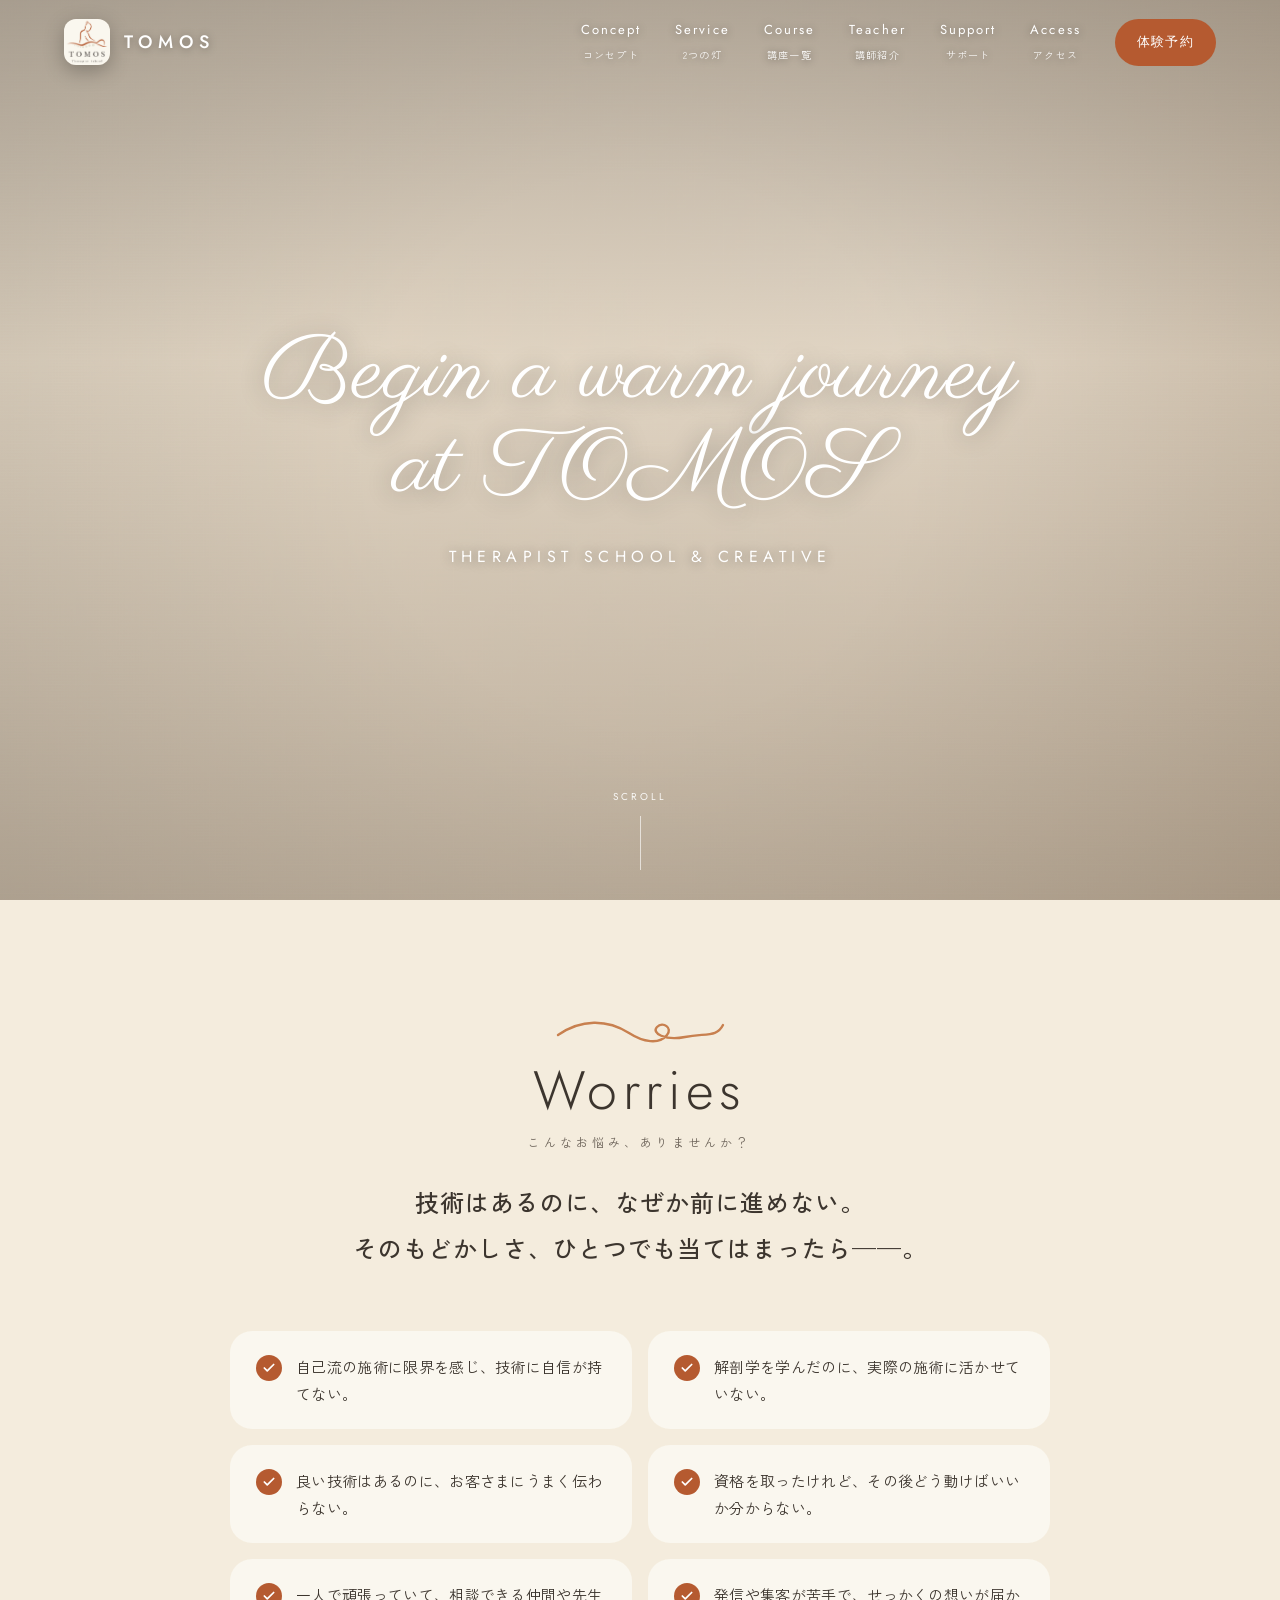
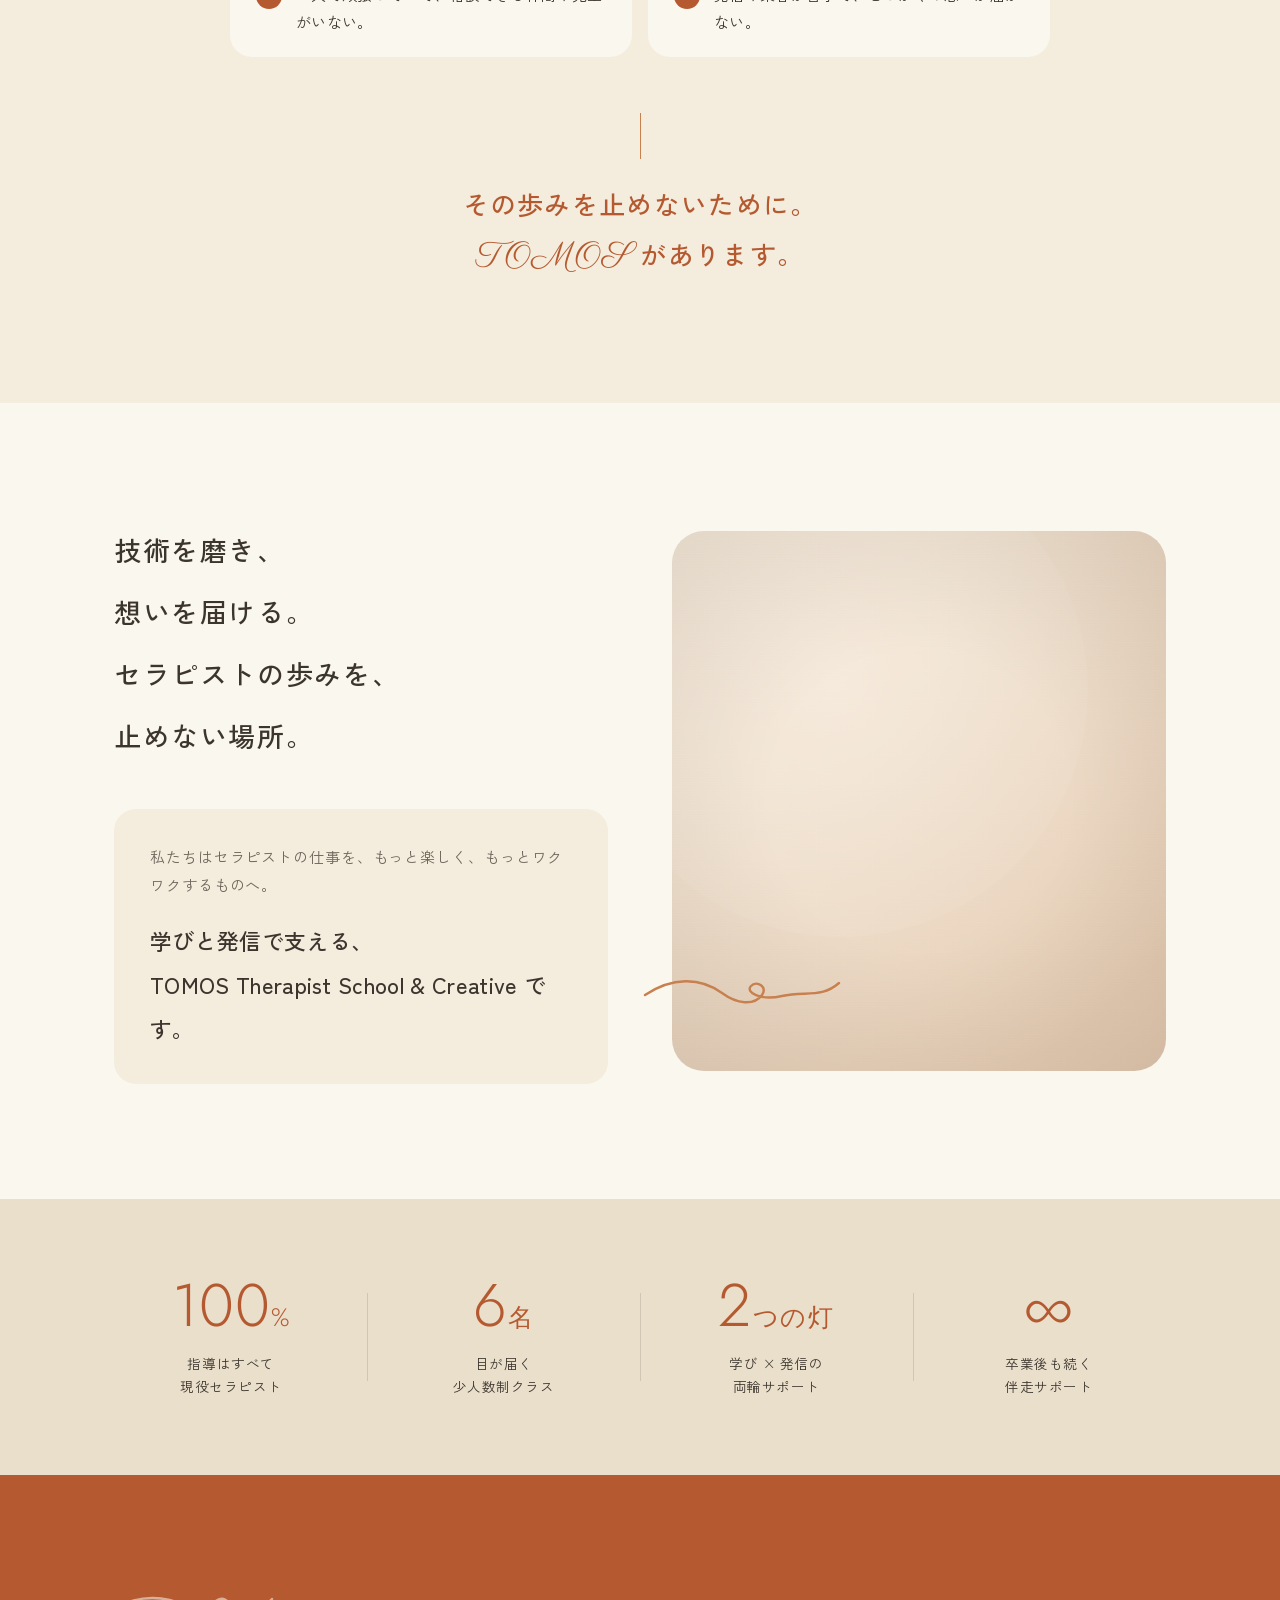
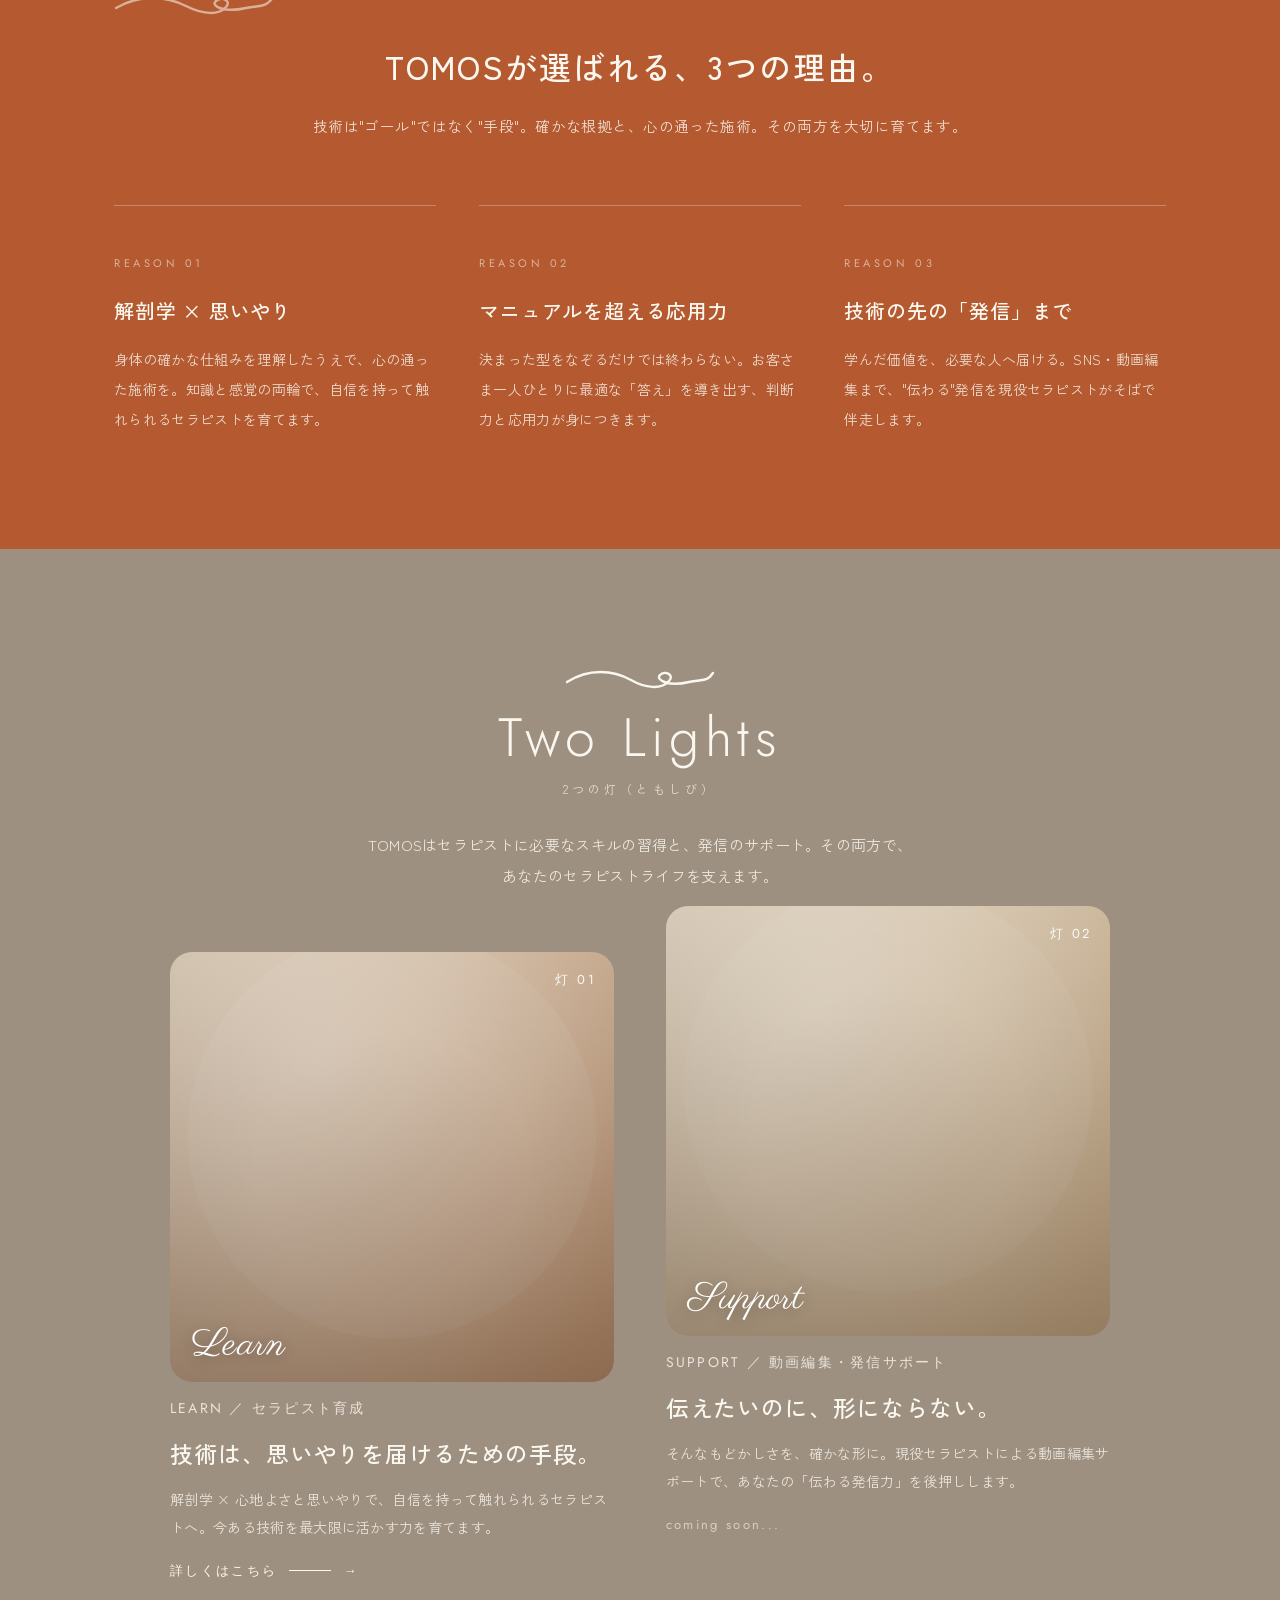
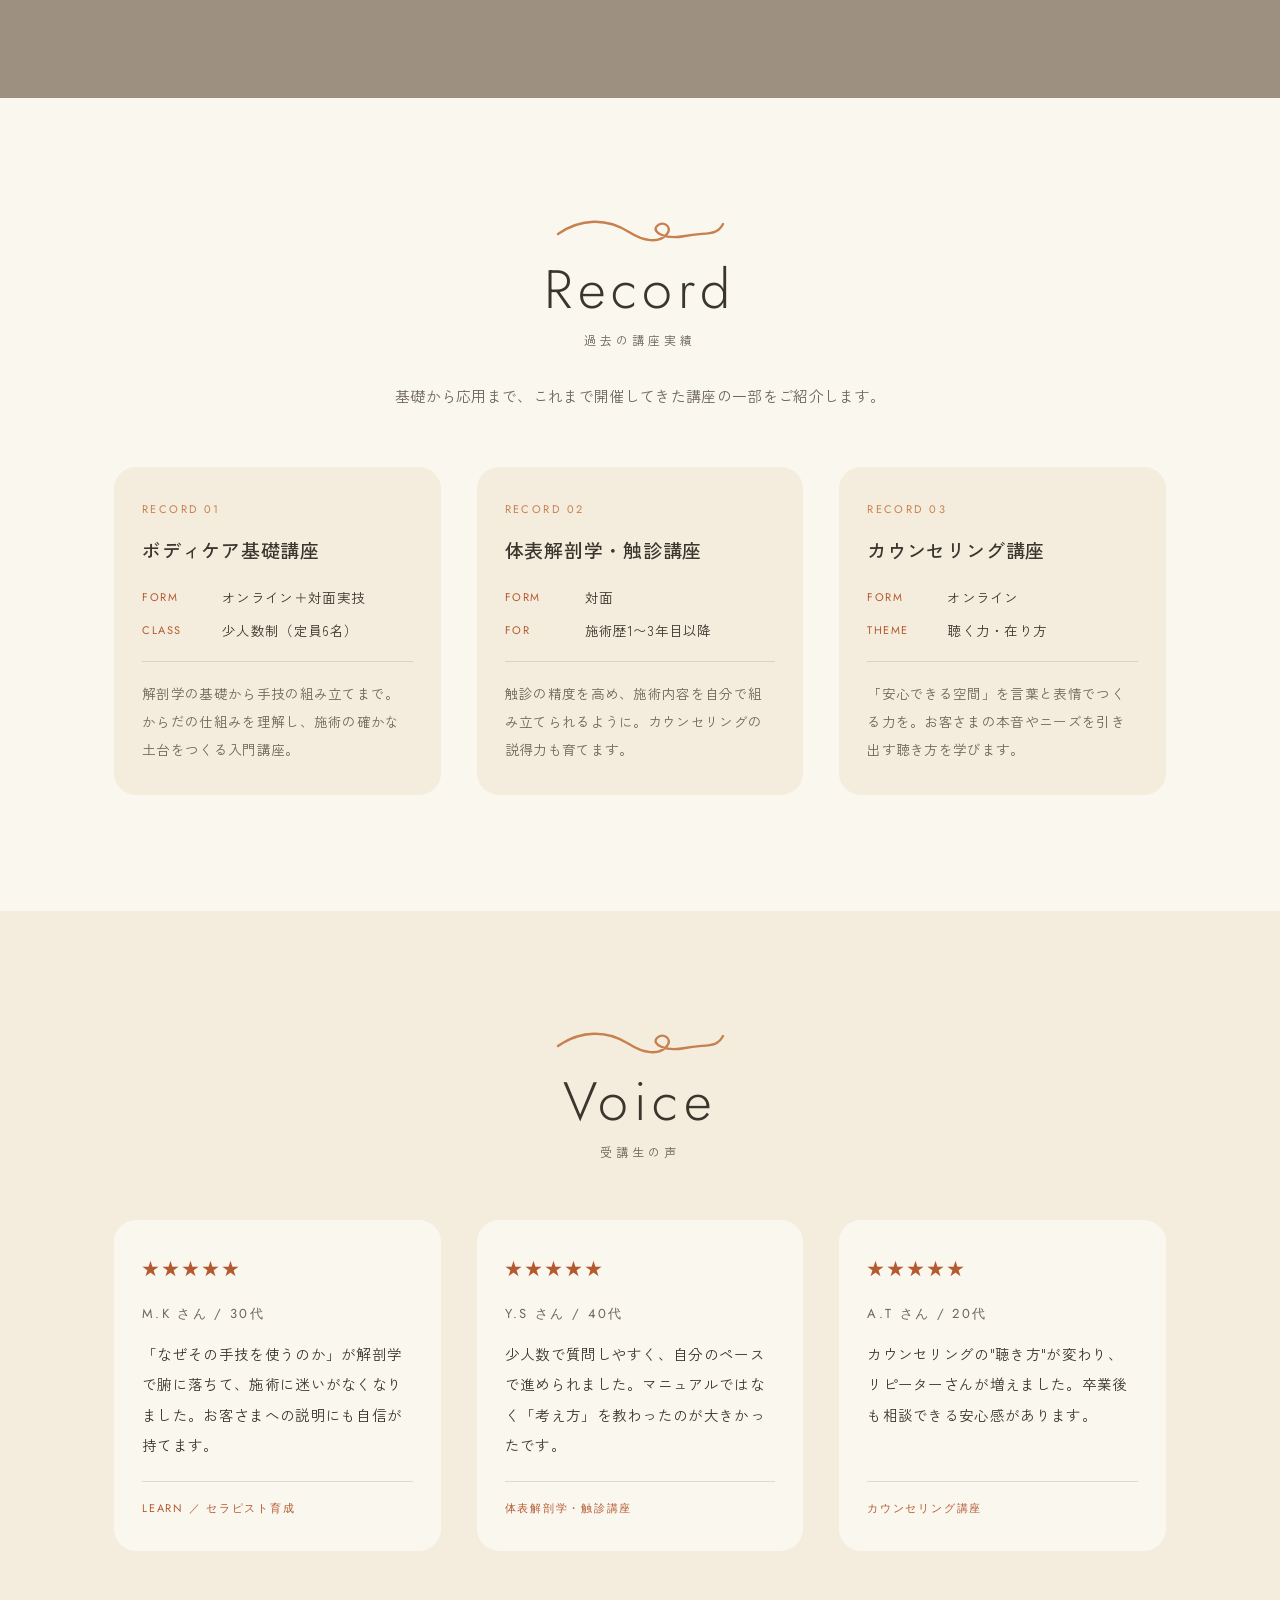
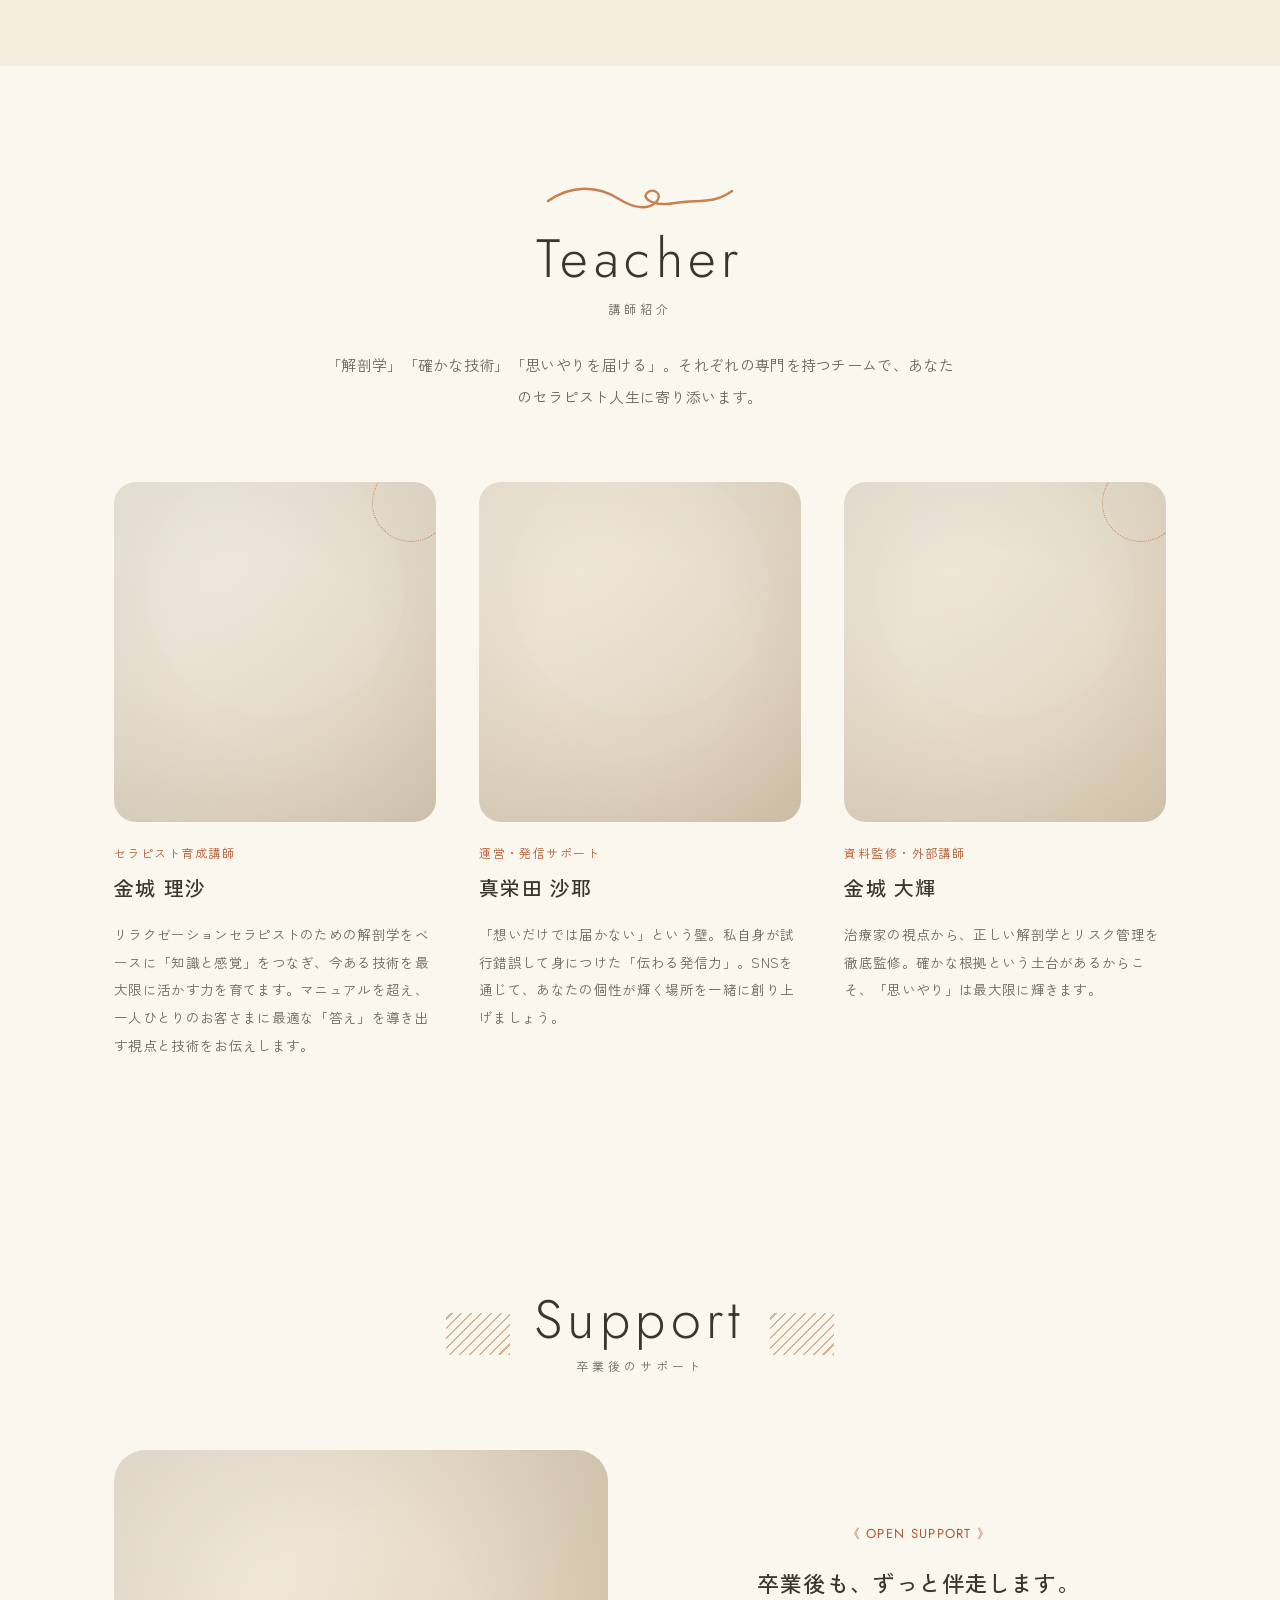
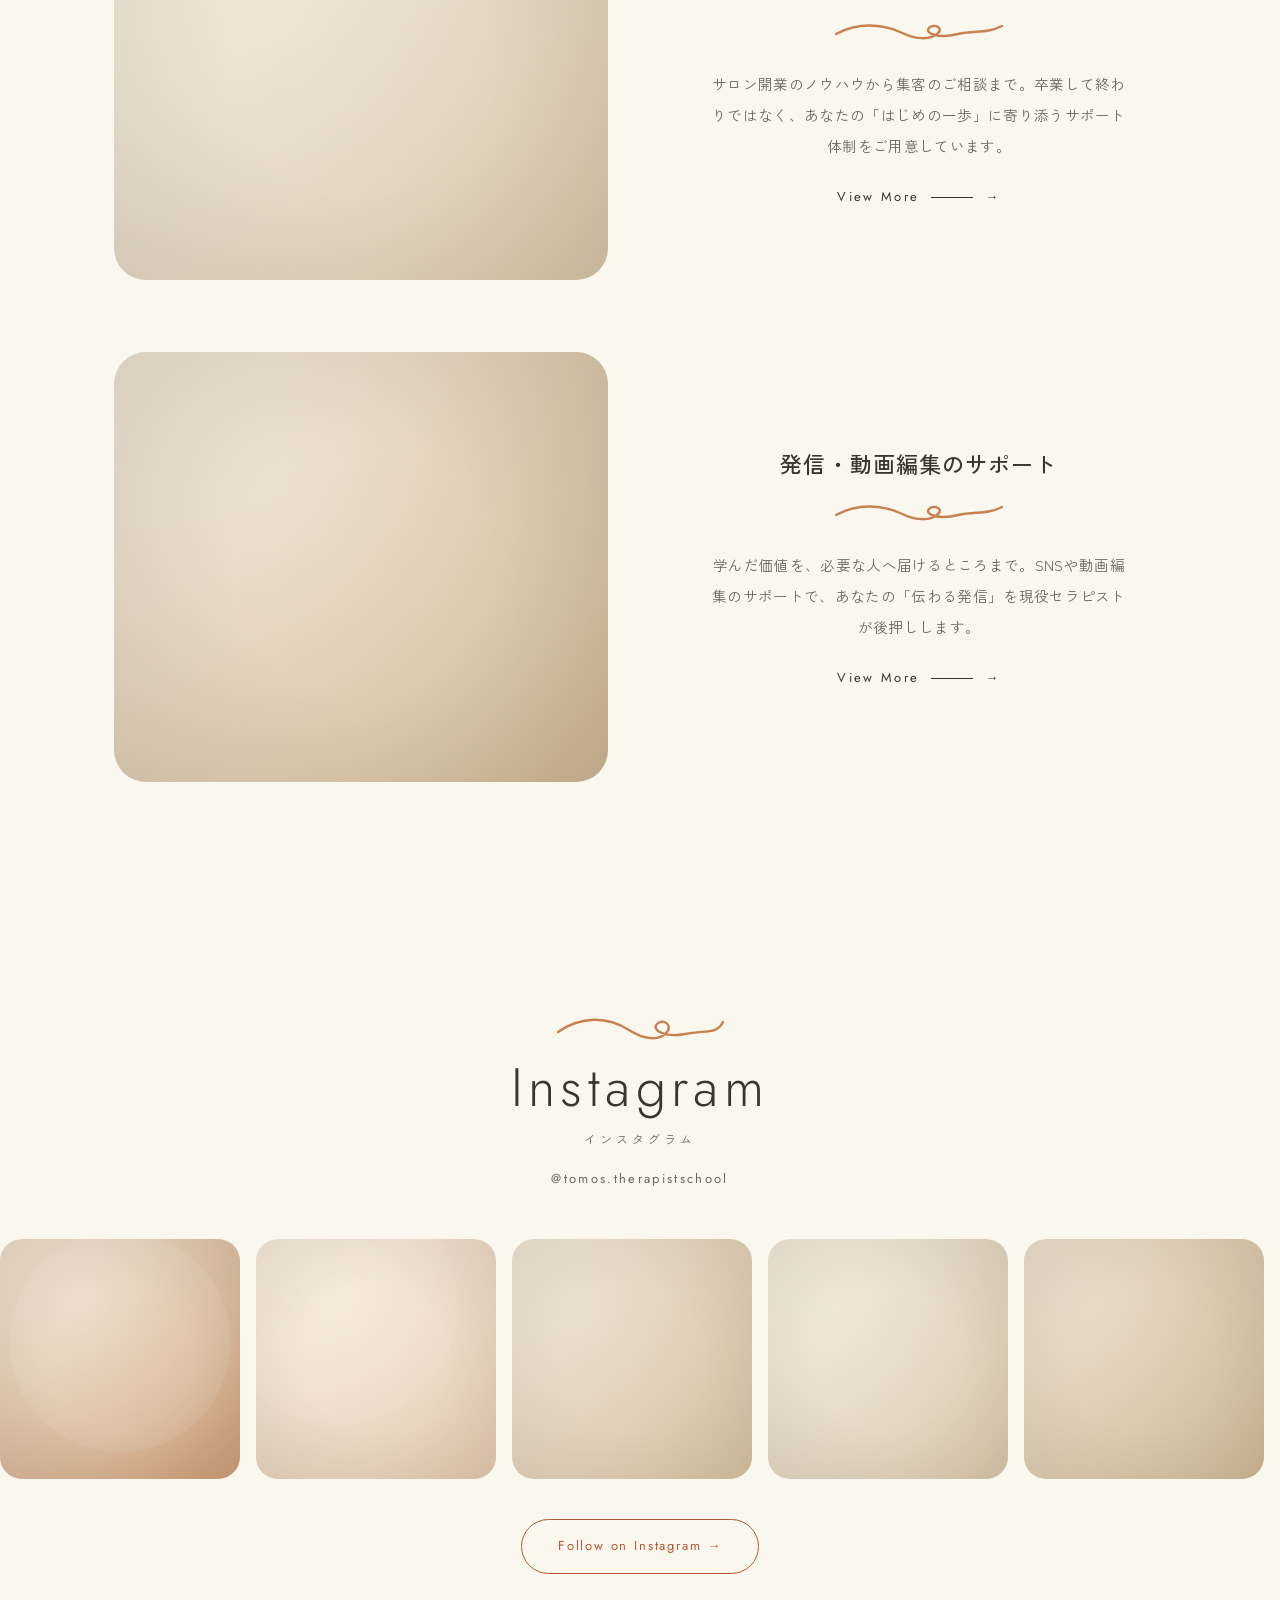
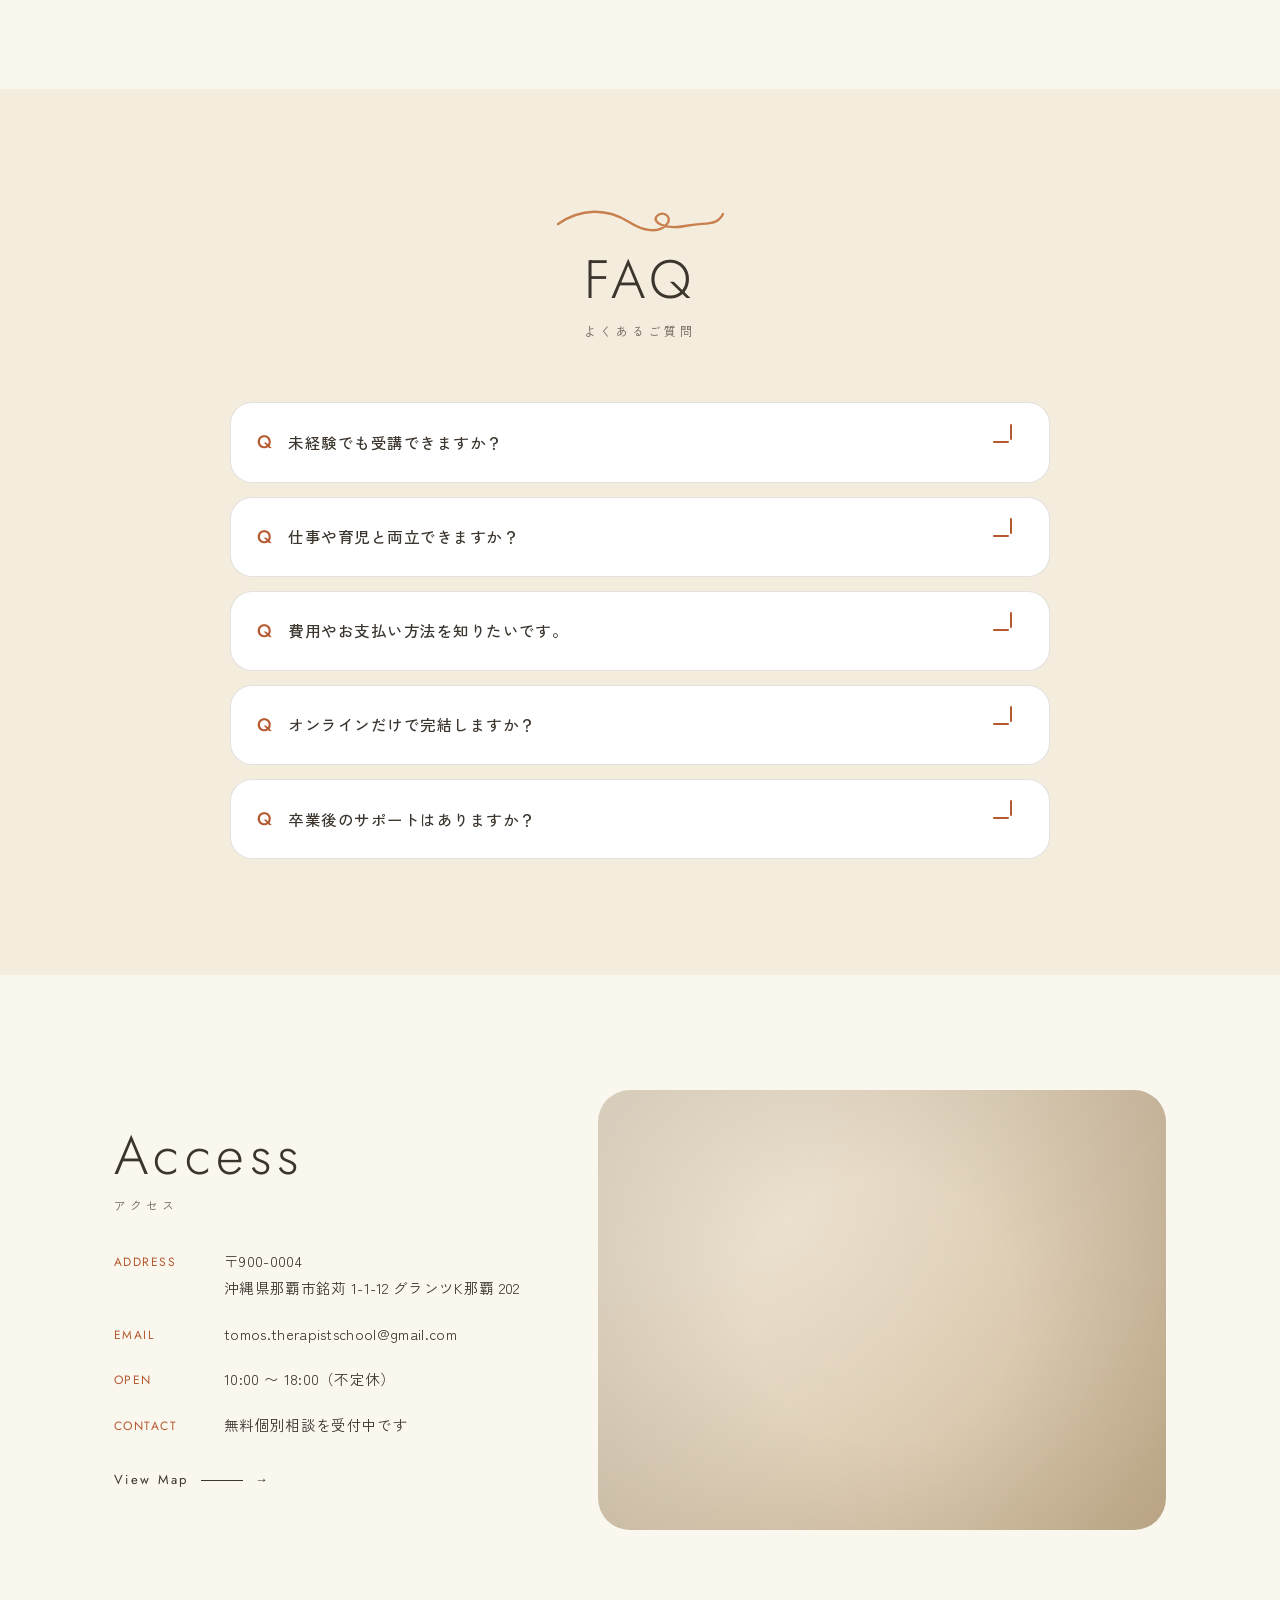
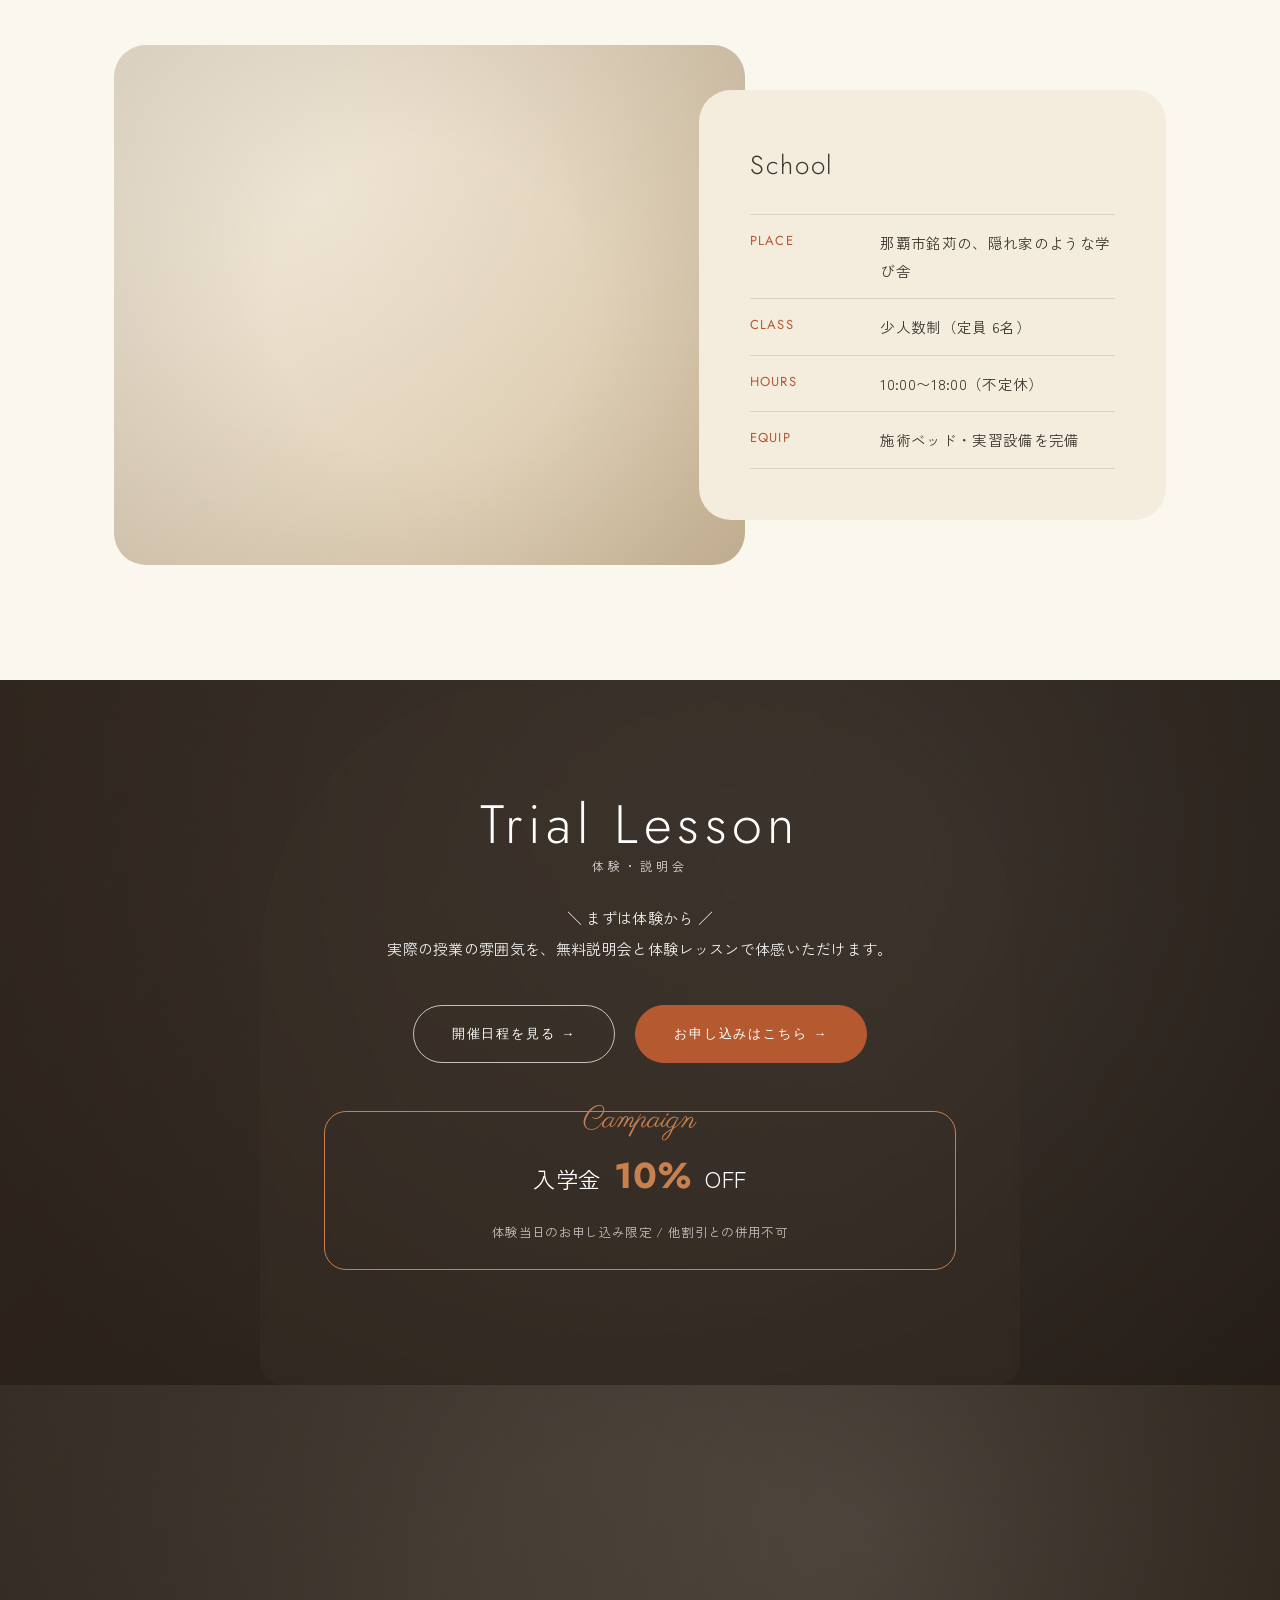
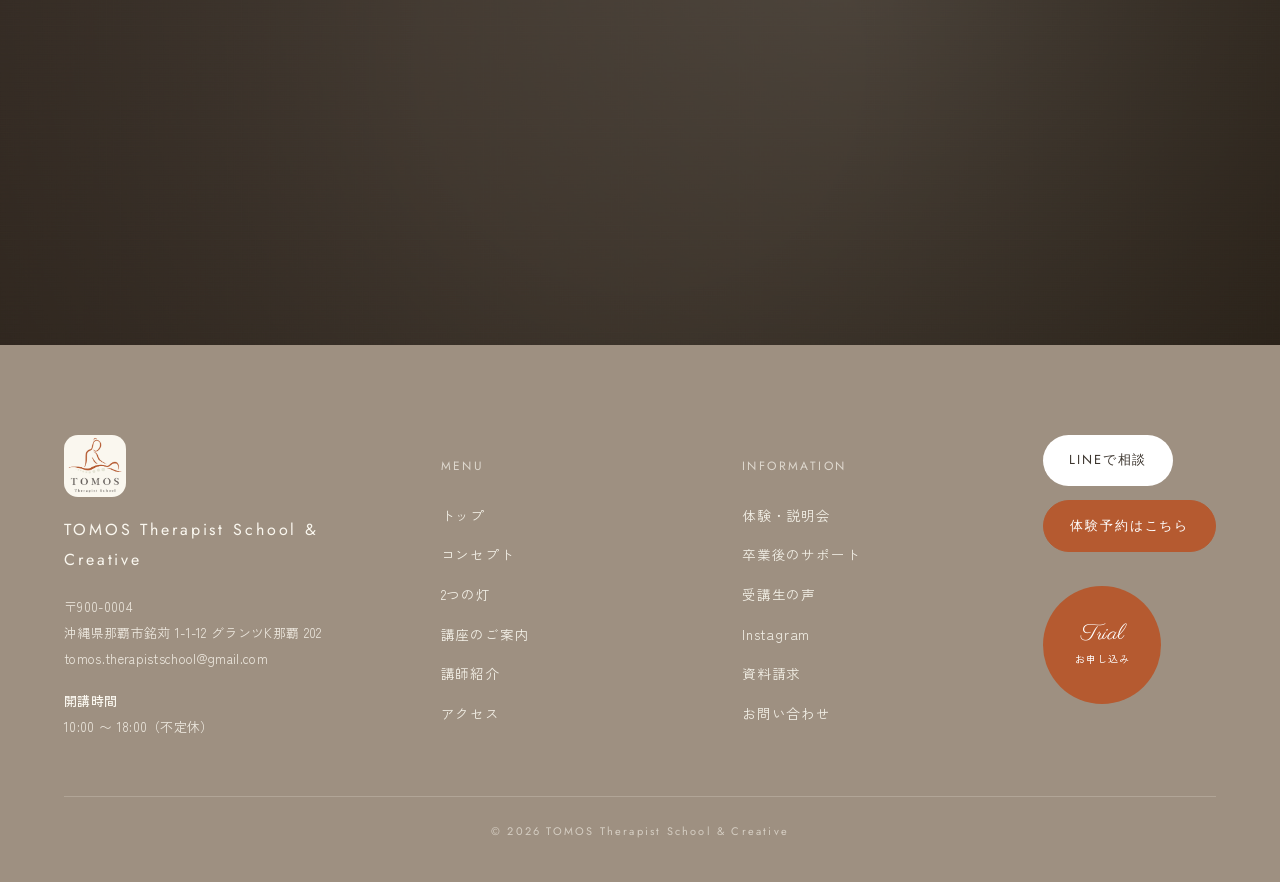
<file: design_sample_2/index.html>
<!DOCTYPE html>
<html lang="ja"><head>
<meta charset="UTF-8">
<meta name="viewport" content="width=device-width, initial-scale=1.0">
<title>TOMOS Therapist School</title>
<link rel="preconnect" href="https://fonts.googleapis.com">
<link rel="preconnect" href="https://fonts.gstatic.com" crossorigin>
<link href="https://fonts.googleapis.com/css2?family=Jost:wght@300;400;500;600&family=Parisienne&family=Zen+Kaku+Gothic+New:wght@300;400;500;700&display=swap" rel="stylesheet">
<link rel="stylesheet" href="style.css">
</head>
<body>

<!-- ============ HEADER ============ -->
<header class="header" id="header">
  <a class="brand" href="#top">
    <img src="assets/logo.png" alt="TOMOS">
    <span class="bname">TOMOS</span>
  </a>
  <nav class="nav" id="nav">
    <a href="#concept" class="en">Concept<span class="jp">コンセプト</span></a>
    <a href="#course" class="en">Service<span class="jp">2つの灯</span></a>
    <a href="school_menu.html" class="en">Course<span class="jp">講座一覧</span></a>
    <a href="#teacher" class="en">Teacher<span class="jp">講師紹介</span></a>
    <a href="#support" class="en">Support<span class="jp">サポート</span></a>
    <a href="#access" class="en">Access<span class="jp">アクセス</span></a>
    <a href="#trial" class="en nav-cta">体験予約</a>
  </nav>
  <button class="menu-btn" id="menuBtn" aria-label="menu"><span></span><span></span><span></span></button>
</header>

<!-- ============ HERO ============ -->
<section class="hero" id="top">
  <img src="assets/hero.png" alt="">
  <div class="hero-copy">
    <h1 class="script"><span>Begin a warm journey</span><span>at TOMOS</span></h1>
    <p class="h-sub">Therapist School &amp; Creative</p>
  </div>
  <div class="scroll-cue en"><span>SCROLL</span><i></i></div>
</section>

<!-- ============ PROBLEM（こんな悩みありませんか・共感） ============ -->
<section class="sec problem-sec" id="problem">
  <div class="wrap">
    <div class="sec-head reveal">
      <svg class="squiggle" width="170" height="32" viewBox="0 0 170 32" fill="none"><path d="M3 20 C 26 4, 52 4, 74 18 C 88 27, 104 30, 112 20 C 118 13, 108 6, 102 12 C 96 18, 110 26, 130 22 C 152 18, 162 22, 168 10"></path></svg>
      <h2 class="en-title">Worries</h2>
      <p class="jp-sub">こんなお悩み、ありませんか？</p>
    </div>
    <p class="problem-lead reveal">技術はあるのに、なぜか前に進めない。<br>そのもどかしさ、ひとつでも当てはまったら——。</p>
    <div class="problem-list">
      <div class="problem-item reveal"><span class="pi-check"><svg viewBox="0 0 24 24" fill="none" stroke="currentColor" stroke-width="3" stroke-linecap="round" stroke-linejoin="round"><path d="M20 6 9 17l-5-5"></path></svg></span><span>自己流の施術に限界を感じ、技術に自信が持てない。</span></div>
      <div class="problem-item reveal"><span class="pi-check"><svg viewBox="0 0 24 24" fill="none" stroke="currentColor" stroke-width="3" stroke-linecap="round" stroke-linejoin="round"><path d="M20 6 9 17l-5-5"></path></svg></span><span>解剖学を学んだのに、実際の施術に活かせていない。</span></div>
      <div class="problem-item reveal"><span class="pi-check"><svg viewBox="0 0 24 24" fill="none" stroke="currentColor" stroke-width="3" stroke-linecap="round" stroke-linejoin="round"><path d="M20 6 9 17l-5-5"></path></svg></span><span>良い技術はあるのに、お客さまにうまく伝わらない。</span></div>
      <div class="problem-item reveal"><span class="pi-check"><svg viewBox="0 0 24 24" fill="none" stroke="currentColor" stroke-width="3" stroke-linecap="round" stroke-linejoin="round"><path d="M20 6 9 17l-5-5"></path></svg></span><span>資格を取ったけれど、その後どう動けばいいか分からない。</span></div>
      <div class="problem-item reveal"><span class="pi-check"><svg viewBox="0 0 24 24" fill="none" stroke="currentColor" stroke-width="3" stroke-linecap="round" stroke-linejoin="round"><path d="M20 6 9 17l-5-5"></path></svg></span><span>一人で頑張っていて、相談できる仲間や先生がいない。</span></div>
      <div class="problem-item reveal"><span class="pi-check"><svg viewBox="0 0 24 24" fill="none" stroke="currentColor" stroke-width="3" stroke-linecap="round" stroke-linejoin="round"><path d="M20 6 9 17l-5-5"></path></svg></span><span>発信や集客が苦手で、せっかくの想いが届かない。</span></div>
    </div>
    <div class="problem-bridge reveal">
      <div class="arrow-down"></div>
      <p>その歩みを止めないために。<br><span class="em">TOMOS</span> があります。</p>
    </div>
  </div>
</section>

<!-- ============ CONCEPT（コンセプト・ポエム） ============ -->
<section class="sec" id="concept">
  <div class="wrap concept reveal">
    <div class="c-text">
      <h2 class="poem"><span>技術を磨き、</span><span>想いを届ける。</span><span>セラピストの歩みを、</span><span>止めない場所。</span></h2>
      <div class="c-block">
        <p class="tag">私たちはセラピストの仕事を、もっと楽しく、もっとワクワクするものへ。</p>
        <p class="name">学びと発信で支える、<br>TOMOS Therapist School &amp; Creative です。</p>
      </div>
    </div>
    <div class="c-img">
      <img src="assets/concept.png" alt="">
      <svg class="squiggle squig-accent" width="200" height="40" viewBox="0 0 200 40" fill="none"><path d="M3 24 C 30 6, 58 6, 80 22 C 95 33, 112 35, 120 24 C 126 16, 115 9, 109 15 C 103 21, 118 30, 140 25 C 164 20, 180 27, 197 12"></path></svg>
    </div>
  </div>
</section>

<!-- ============ STATS（実績・信頼の数字） ============ -->
<section class="stats-band" id="stats">
  <div class="stats-grid">
    <div class="stat-item reveal">
      <p class="num">100<small>%</small></p>
      <p class="cap">指導はすべて<br>現役セラピスト</p>
    </div>
    <div class="stat-item reveal">
      <p class="num">6<small>名</small></p>
      <p class="cap">目が届く<br>少人数制クラス</p>
    </div>
    <div class="stat-item reveal">
      <p class="num">2<small>つの灯</small></p>
      <p class="cap">学び × 発信の<br>両輪サポート</p>
    </div>
    <div class="stat-item reveal">
      <p class="num">∞</p>
      <p class="cap">卒業後も続く<br>伴走サポート</p>
    </div>
  </div>
</section>

<!-- ============ STRENGTHS（選ばれる理由・3つの強み） ============ -->
<section class="strengths-band">
  <div class="wrap">
    <div class="sb-intro reveal">
      <svg class="squiggle" width="160" height="30" viewBox="0 0 160 30" fill="none"><path d="M2 18 C 26 4, 52 6, 72 16 C 88 24, 104 26, 112 17 C 118 11, 108 6, 102 11 C 96 16, 110 23, 132 18 C 146 15, 150 18, 158 9"></path></svg>
      <p class="sb-lead">TOMOSが選ばれる、3つの理由。</p>
      <p class="sb-sub">技術は"ゴール"ではなく"手段"。確かな根拠と、心の通った施術。その両方を大切に育てます。</p>
    </div>
    <div class="strengths-grid">
      <div class="strength-item reveal">
        <p class="si-num">REASON 01</p>
        <h3>解剖学 × 思いやり</h3>
        <p>身体の確かな仕組みを理解したうえで、心の通った施術を。知識と感覚の両輪で、自信を持って触れられるセラピストを育てます。</p>
      </div>
      <div class="strength-item reveal">
        <p class="si-num">REASON 02</p>
        <h3>マニュアルを超える応用力</h3>
        <p>決まった型をなぞるだけでは終わらない。お客さま一人ひとりに最適な「答え」を導き出す、判断力と応用力が身につきます。</p>
      </div>
      <div class="strength-item reveal">
        <p class="si-num">REASON 03</p>
        <h3>技術の先の「発信」まで</h3>
        <p>学んだ価値を、必要な人へ届ける。SNS・動画編集まで、"伝わる"発信を現役セラピストがそばで伴走します。</p>
      </div>
    </div>
  </div>
</section>

<!-- ============ TWO LIGHTS（2つの灯・サービス） ============ -->
<section class="sec course" id="course">
  <div class="wrap">
    <div class="sec-head reveal" style="align-items:center;text-align:center;margin-inline:auto">
      <svg class="squiggle" style="color:var(--cream)" width="150" height="30" viewBox="0 0 150 30" fill="none"><path d="M2 18 C 24 4, 48 6, 66 16 C 80 24, 96 26, 104 17 C 110 11, 100 6, 95 11 C 90 16, 104 23, 124 18 C 138 15, 142 18, 148 9"></path></svg>
      <h2 class="en-title">Two Lights</h2>
      <p class="jp-sub">2つの灯（ともしび）</p>
      <p class="course-intro" style="text-align:center;margin:18px auto 0;max-width:560px">TOMOSはセラピストに必要なスキルの習得と、発信のサポート。その両方で、あなたのセラピストライフを支えます。</p>
    </div>

    <div class="course-grid two">
      <article class="course-card reveal">
        <div class="cc-img">
          <img src="assets/course-learn.png" alt="">
          <span class="cc-num en">灯 01</span>
          <span class="cc-label">Learn</span>
        </div>
        <p class="cc-kicker en">LEARN ／ セラピスト育成</p>
        <h3>技術は、思いやりを届けるための手段。</h3>
        <p>解剖学 × 心地よさと思いやりで、自信を持って触れられるセラピストへ。今ある技術を最大限に活かす力を育てます。</p>
        <a class="view-more" href="school_menu.html">詳しくはこちら<span class="ln"></span>→</a>
      </article>

      <article class="course-card up reveal">
        <div class="cc-img">
          <img src="assets/course-support.png" alt="">
          <span class="cc-num en">灯 02</span>
          <span class="cc-label">Support</span>
        </div>
        <p class="cc-kicker en">SUPPORT ／ 動画編集・発信サポート</p>
        <h3>伝えたいのに、形にならない。</h3>
        <p>そんなもどかしさを、確かな形に。現役セラピストによる動画編集サポートで、あなたの「伝わる発信力」を後押しします。</p>
        <span class="view-more soon">coming soon...</span>
      </article>
    </div>
  </div>
</section>

<!-- ============ RECORD（過去の講座実績） ============ -->
<section class="sec" id="record">
  <div class="wrap">
    <div class="sec-head reveal">
      <svg class="squiggle" width="170" height="32" viewBox="0 0 170 32" fill="none"><path d="M3 20 C 26 4, 52 4, 74 18 C 88 27, 104 30, 112 20 C 118 13, 108 6, 102 12 C 96 18, 110 26, 130 22 C 152 18, 162 22, 168 10"></path></svg>
      <h2 class="en-title">Record</h2>
      <p class="jp-sub">過去の講座実績</p>
      <p class="lead">基礎から応用まで、これまで開催してきた講座の一部をご紹介します。</p>
    </div>
    <div class="record-grid">
      <article class="record-card reveal">
        <p class="rc-num">RECORD 01</p>
        <h3>ボディケア基礎講座</h3>
        <div class="rc-meta">
          <div class="item"><span class="k">FORM</span><span>オンライン＋対面実技</span></div>
          <div class="item"><span class="k">CLASS</span><span>少人数制（定員6名）</span></div>
        </div>
        <p class="rc-desc">解剖学の基礎から手技の組み立てまで。からだの仕組みを理解し、施術の確かな土台をつくる入門講座。</p>
      </article>
      <article class="record-card reveal">
        <p class="rc-num">RECORD 02</p>
        <h3>体表解剖学・触診講座</h3>
        <div class="rc-meta">
          <div class="item"><span class="k">FORM</span><span>対面</span></div>
          <div class="item"><span class="k">FOR</span><span>施術歴1〜3年目以降</span></div>
        </div>
        <p class="rc-desc">触診の精度を高め、施術内容を自分で組み立てられるように。カウンセリングの説得力も育てます。</p>
      </article>
      <article class="record-card reveal">
        <p class="rc-num">RECORD 03</p>
        <h3>カウンセリング講座</h3>
        <div class="rc-meta">
          <div class="item"><span class="k">FORM</span><span>オンライン</span></div>
          <div class="item"><span class="k">THEME</span><span>聴く力・在り方</span></div>
        </div>
        <p class="rc-desc">「安心できる空間」を言葉と表情でつくる力を。お客さまの本音やニーズを引き出す聴き方を学びます。</p>
      </article>
    </div>
  </div>
</section>

<!-- ============ VOICE（受講生の声） ============ -->
<section class="sec voice-sec" id="voice">
  <div class="wrap">
    <div class="sec-head reveal">
      <svg class="squiggle" width="170" height="32" viewBox="0 0 170 32" fill="none"><path d="M3 20 C 26 4, 52 4, 74 18 C 88 27, 104 30, 112 20 C 118 13, 108 6, 102 12 C 96 18, 110 26, 130 22 C 152 18, 162 22, 168 10"></path></svg>
      <h2 class="en-title">Voice</h2>
      <p class="jp-sub">受講生の声</p>
    </div>
    <div class="voice-grid">
      <article class="voice-card reveal">
        <div class="voice-stars">★★★★★</div>
        <p class="voice-name">M.K さん / 30代</p>
        <p class="voice-comment">「なぜその手技を使うのか」が解剖学で腑に落ちて、施術に迷いがなくなりました。お客さまへの説明にも自信が持てます。</p>
        <p class="voice-course en">LEARN ／ セラピスト育成</p>
      </article>
      <article class="voice-card reveal">
        <div class="voice-stars">★★★★★</div>
        <p class="voice-name">Y.S さん / 40代</p>
        <p class="voice-comment">少人数で質問しやすく、自分のペースで進められました。マニュアルではなく「考え方」を教わったのが大きかったです。</p>
        <p class="voice-course en">体表解剖学・触診講座</p>
      </article>
      <article class="voice-card reveal">
        <div class="voice-stars">★★★★★</div>
        <p class="voice-name">A.T さん / 20代</p>
        <p class="voice-comment">カウンセリングの"聴き方"が変わり、リピーターさんが増えました。卒業後も相談できる安心感があります。</p>
        <p class="voice-course en">カウンセリング講座</p>
      </article>
    </div>
  </div>
</section>

<!-- ============ TEACHER（講師紹介） ============ -->
<section class="sec" id="teacher">
  <div class="wrap">
    <div class="sec-head reveal">
      <svg class="squiggle" width="190" height="34" viewBox="0 0 190 34" fill="none"><path d="M3 20 C 26 4, 52 4, 74 18 C 88 27, 104 30, 112 20 C 118 13, 108 6, 102 12 C 96 18, 110 26, 130 22 C 152 18, 168 24, 187 10"></path></svg>
      <h2 class="en-title">Teacher</h2>
      <p class="jp-sub">講師紹介</p>
      <p class="lead">「解剖学」「確かな技術」「思いやりを届ける」。それぞれの専門を持つチームで、あなたのセラピスト人生に寄り添います。</p>
    </div>

    <div class="teacher-grid three">
      <article class="tcard reveal">
        <div class="t-img"><span class="t-dot tr"></span><img src="assets/teacher-01.png" alt=""></div>
        <p class="role">セラピスト育成講師</p>
        <h4>金城 理沙</h4>
        <p class="bio">リラクゼーションセラピストのための解剖学をベースに「知識と感覚」をつなぎ、今ある技術を最大限に活かす力を育てます。マニュアルを超え、一人ひとりのお客さまに最適な「答え」を導き出す視点と技術をお伝えします。</p>
      </article>
      <article class="tcard reveal">
        <div class="t-img"><img src="assets/teacher-02.png" alt=""></div>
        <p class="role">運営・発信サポート</p>
        <h4>真栄田 沙耶</h4>
        <p class="bio">「想いだけでは届かない」という壁。私自身が試行錯誤して身につけた「伝わる発信力」。SNSを通じて、あなたの個性が輝く場所を一緒に創り上げましょう。</p>
      </article>
      <article class="tcard reveal">
        <div class="t-img"><span class="t-dot tr"></span><img src="assets/teacher-03.png" alt=""></div>
        <p class="role">資料監修・外部講師</p>
        <h4>金城 大輝</h4>
        <p class="bio">治療家の視点から、正しい解剖学とリスク管理を徹底監修。確かな根拠という土台があるからこそ、「思いやり」は最大限に輝きます。</p>
      </article>
    </div>
  </div>
</section>

<!-- ============ SUPPORT（卒業後のサポート） ============ -->
<section class="sec support" id="support">
  <div class="wrap">
    <div class="head-deco reveal">
      <span class="hatch" style="width:64px;height:42px"></span>
      <div class="sec-head" style="gap:6px">
        <h2 class="en-title">Support</h2>
        <p class="jp-sub">卒業後のサポート</p>
      </div>
      <span class="hatch" style="width:64px;height:42px"></span>
    </div>

    <div class="support-row reveal">
      <div class="s-img"><img src="assets/support-01.png" alt=""></div>
      <div class="s-text">
        <p class="small en">《 OPEN SUPPORT 》</p>
        <h3>卒業後も、ずっと伴走します。</h3>
        <svg class="squiggle s-sq" width="170" height="28" viewBox="0 0 170 28" fill="none"><path d="M2 16 C 24 4, 48 6, 66 14 C 80 21, 96 23, 104 15 C 110 10, 100 5, 95 10 C 90 15, 104 21, 124 16 C 142 12, 152 16, 168 8"></path></svg>
        <p>サロン開業のノウハウから集客のご相談まで。卒業して終わりではなく、あなたの「はじめの一歩」に寄り添うサポート体制をご用意しています。</p>
        <a class="view-more" href="#trial">View More<span class="ln"></span>→</a>
      </div>
    </div>

    <div class="support-row rev reveal">
      <div class="s-text">
        <h3>発信・動画編集のサポート</h3>
        <svg class="squiggle s-sq" width="170" height="28" viewBox="0 0 170 28" fill="none"><path d="M2 16 C 24 4, 48 6, 66 14 C 80 21, 96 23, 104 15 C 110 10, 100 5, 95 10 C 90 15, 104 21, 124 16 C 142 12, 152 16, 168 8"></path></svg>
        <p>学んだ価値を、必要な人へ届けるところまで。SNSや動画編集のサポートで、あなたの「伝わる発信」を現役セラピストが後押しします。</p>
        <a class="view-more" href="#instagram">View More<span class="ln"></span>→</a>
      </div>
      <div class="s-img"><img src="assets/support-02.png" alt=""></div>
    </div>
  </div>
</section>

<!-- ============ INSTAGRAM ============ -->
<section class="sec" id="instagram">
  <div class="wrap">
    <div class="sec-head reveal">
      <svg class="squiggle" width="170" height="32" viewBox="0 0 170 32" fill="none"><path d="M3 20 C 26 4, 52 4, 74 18 C 88 27, 104 30, 112 20 C 118 13, 108 6, 102 12 C 96 18, 110 26, 130 22 C 152 18, 162 22, 168 10"></path></svg>
      <h2 class="en-title">Instagram</h2>
      <p class="jp-sub">インスタグラム</p>
      <p class="insta-account en">@tomos.therapistschool</p>
    </div>
  </div>
  <div class="insta-carousel">
    <div class="insta-track">
      <div class="insta-card"><img src="assets/course-learn.png" alt=""></div>
      <div class="insta-card"><img src="assets/concept.png" alt=""></div>
      <div class="insta-card"><img src="assets/blog.png" alt=""></div>
      <div class="insta-card"><img src="assets/support-01.png" alt=""></div>
      <div class="insta-card"><img src="assets/document.png" alt=""></div>
      <div class="insta-card"><img src="assets/course-learn.png" alt=""></div>
      <div class="insta-card"><img src="assets/concept.png" alt=""></div>
      <div class="insta-card"><img src="assets/blog.png" alt=""></div>
      <div class="insta-card"><img src="assets/support-01.png" alt=""></div>
      <div class="insta-card"><img src="assets/document.png" alt=""></div>
    </div>
  </div>
  <div class="insta-cta">
    <a class="btn-insta en" href="https://www.instagram.com/" target="_blank" rel="noopener">Follow on Instagram →</a>
  </div>
</section>

<!-- ============ FAQ（よくあるご質問） ============ -->
<section class="sec faq-sec" id="faq">
  <div class="wrap">
    <div class="sec-head reveal">
      <svg class="squiggle" width="170" height="32" viewBox="0 0 170 32" fill="none"><path d="M3 20 C 26 4, 52 4, 74 18 C 88 27, 104 30, 112 20 C 118 13, 108 6, 102 12 C 96 18, 110 26, 130 22 C 152 18, 162 22, 168 10"></path></svg>
      <h2 class="en-title">FAQ</h2>
      <p class="jp-sub">よくあるご質問</p>
    </div>
    <div class="faq-wrap">
      <details class="faq-item reveal">
        <summary><span class="q en">Q</span><span>未経験でも受講できますか？</span><span class="ic"></span></summary>
        <div class="faq-body">はい。解剖学の基礎からていねいに学べるカリキュラムです。施術が初めての方も、ご自身のペースで一歩ずつ進めていただけます。</div>
      </details>
      <details class="faq-item reveal">
        <summary><span class="q en">Q</span><span>仕事や育児と両立できますか？</span><span class="ic"></span></summary>
        <div class="faq-body">座学はオンライン中心、実技は少人数制で日程を調整しています。お一人おひとりのご事情に合わせて受講いただけますので、まずは個別相談でご相談ください。</div>
      </details>
      <details class="faq-item reveal">
        <summary><span class="q en">Q</span><span>費用やお支払い方法を知りたいです。</span><span class="ic"></span></summary>
        <div class="faq-body">コースによって異なります。詳細は無料個別相談・体験レッスンの際にご案内しております。お支払い方法についても個別にご相談いただけます。</div>
      </details>
      <details class="faq-item reveal">
        <summary><span class="q en">Q</span><span>オンラインだけで完結しますか？</span><span class="ic"></span></summary>
        <div class="faq-body">座学はオンラインで受講できますが、手技を身につける実技は対面での実習を大切にしています。知識と感覚の両方をしっかり育てます。</div>
      </details>
      <details class="faq-item reveal">
        <summary><span class="q en">Q</span><span>卒業後のサポートはありますか？</span><span class="ic"></span></summary>
        <div class="faq-body">はい。開業や集客のご相談に加え、SNS・動画編集など「発信」のサポートまで。卒業して終わりではなく、その先も伴走します。</div>
      </details>
    </div>
  </div>
</section>

<!-- ============ ACCESS ============ -->
<section class="sec" id="access">
  <div class="wrap access reveal">
    <div class="a-info">
      <h2 class="en-title">Access</h2>
      <p class="jp-sub" style="margin-top:8px">アクセス</p>
      <div class="a-list">
        <div class="row"><span class="k">ADDRESS</span><span>〒900-0004<br>沖縄県那覇市銘苅 1-1-12 グランツK那覇 202</span></div>
        <div class="row"><span class="k">EMAIL</span><span>tomos.therapistschool@gmail.com</span></div>
        <div class="row"><span class="k">OPEN</span><span>10:00 〜 18:00（不定休）</span></div>
        <div class="row"><span class="k">CONTACT</span><span>無料個別相談を受付中です</span></div>
      </div>
      <a class="view-more" href="#" style="margin-top:30px">View Map<span class="ln"></span>→</a>
    </div>
    <div class="a-img">
      <img src="assets/access.png" alt="">
    </div>
  </div>
</section>

<!-- ============ FACILITY ============ -->
<section class="sec" style="padding-top:0">
  <div class="wrap facility reveal">
    <div class="f-img">
      <img src="assets/facility.png" alt="">
    </div>
    <div class="f-card">
      <h3 class="en">School</h3>
      <div class="frow"><span class="k en">PLACE</span><span>那覇市銘苅の、隠れ家のような学び舎</span></div>
      <div class="frow"><span class="k en">CLASS</span><span>少人数制（定員 6名）</span></div>
      <div class="frow"><span class="k en">HOURS</span><span>10:00〜18:00（不定休）</span></div>
      <div class="frow"><span class="k en">EQUIP</span><span>施術ベッド・実習設備を完備</span></div>
    </div>
  </div>
</section>

<!-- ============ RESERVATION / TRIAL ============ -->
<section class="resv" id="trial">
  <div class="resv-bg"><img src="assets/reservation.png" alt=""></div>
  <div class="panel reveal">
    <h2 class="en-title">Trial Lesson</h2>
    <p class="jp-sub">体験・説明会</p>
    <p class="r-lead">＼ まずは体験から ／<br>実際の授業の雰囲気を、無料説明会と体験レッスンで体感いただけます。</p>
    <div class="btns">
      <a class="btn btn-outline" href="#">開催日程を見る →</a>
      <a class="btn btn-fill" href="#">お申し込みはこちら →</a>
    </div>
    <div class="campaign">
      <span class="ctag script">Campaign</span>
      <p class="big">入学金 <b>10%</b> OFF</p>
      <p class="fine">体験当日のお申し込み限定 / 他割引との併用不可</p>
    </div>
  </div>
</section>

<!-- ============ AMBIANCE ============ -->
<section class="ambiance">
  <img src="assets/ambiance.png" alt="">
</section>

<!-- ============ FOOTER ============ -->
<footer class="footer">
  <div class="f-grid">
    <div class="f-brand">
      <img src="assets/logo.png" alt="TOMOS">
      <p class="fb-name en">TOMOS Therapist School &amp; Creative</p>
      <p class="addr">
        〒900-0004<br>
        沖縄県那覇市銘苅 1-1-12 グランツK那覇 202<br>
        tomos.therapistschool@gmail.com<br>
        <span class="lbl">開講時間</span>
        10:00 〜 18:00（不定休）
      </p>
    </div>
    <div class="fcol">
      <h5>MENU</h5>
      <a href="#top">トップ</a>
      <a href="#concept">コンセプト</a>
      <a href="#course">2つの灯</a>
      <a href="school_menu.html">講座のご案内</a>
      <a href="#teacher">講師紹介</a>
      <a href="#access">アクセス</a>
    </div>
    <div class="fcol">
      <h5>INFORMATION</h5>
      <a href="#trial">体験・説明会</a>
      <a href="#support">卒業後のサポート</a>
      <a href="#voice">受講生の声</a>
      <a href="#instagram">Instagram</a>
      <a href="#">資料請求</a>
      <a href="#">お問い合わせ</a>
    </div>
    <div class="f-act">
      <a class="btn btn-line" href="#">LINEで相談</a>
      <a class="btn btn-fill" href="#trial">体験予約はこちら</a>
      <div class="badge">
        <span class="script">Trial</span>
        <small>お申し込み</small>
      </div>
    </div>
  </div>
  <p class="copy en">© 2026 TOMOS Therapist School &amp; Creative</p>
</footer>

<!-- ============ STICKY CTA (mobile) ============ -->
<div class="sticky-cta">
  <a class="sc-line" href="#">LINE相談</a>
  <a class="sc-mail" href="mailto:tomos.therapistschool@gmail.com">メール</a>
  <a class="sc-trial" href="#trial">体験予約</a>
</div>




<script>
  // header solid on scroll
  const header = document.getElementById('header');
  const onScroll = () => header.classList.toggle('solid', window.scrollY > 40);
  onScroll();
  window.addEventListener('scroll', onScroll, {passive: true});

  // mobile menu
  const nav = document.getElementById('nav');
  const menuBtn = document.getElementById('menuBtn');
  menuBtn.addEventListener('click', () => nav.classList.toggle('open'));
  nav.querySelectorAll('a').forEach(a => a.addEventListener('click', () => nav.classList.remove('open')));

  // reveal on scroll
  const revealEls = document.querySelectorAll('.reveal');
  const io = new IntersectionObserver((entries) => {
    entries.forEach(e => {
      if (e.isIntersecting) { e.target.classList.add('in'); io.unobserve(e.target); }
    });
  }, {threshold: 0.12, rootMargin: '0px 0px -8% 0px'});
  revealEls.forEach(el => io.observe(el));
  // Fallback: show all if IntersectionObserver never fires
  setTimeout(() => {
    const anyShown = [...revealEls].some(el => el.classList.contains('in'));
    if (!anyShown) revealEls.forEach(el => el.classList.add('in'));
  }, 1400);
</script>
</body></html>
</file>
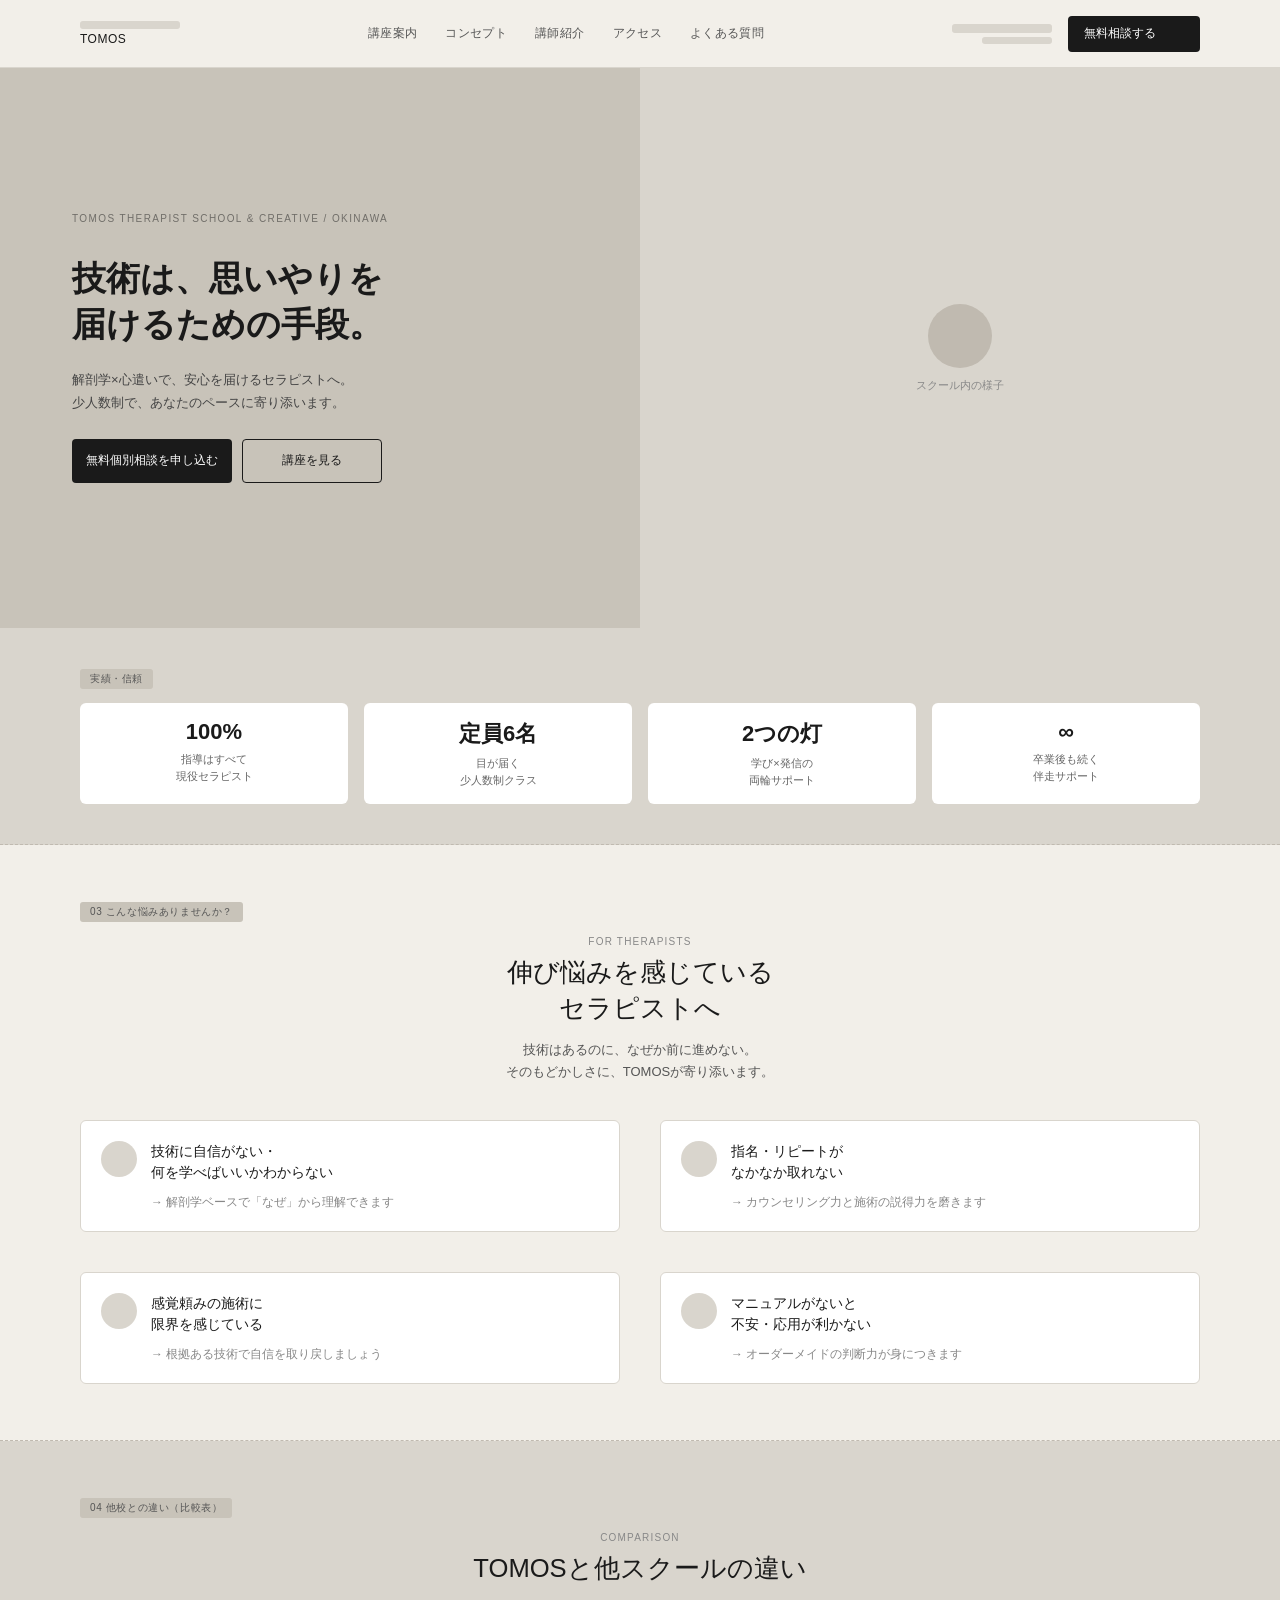
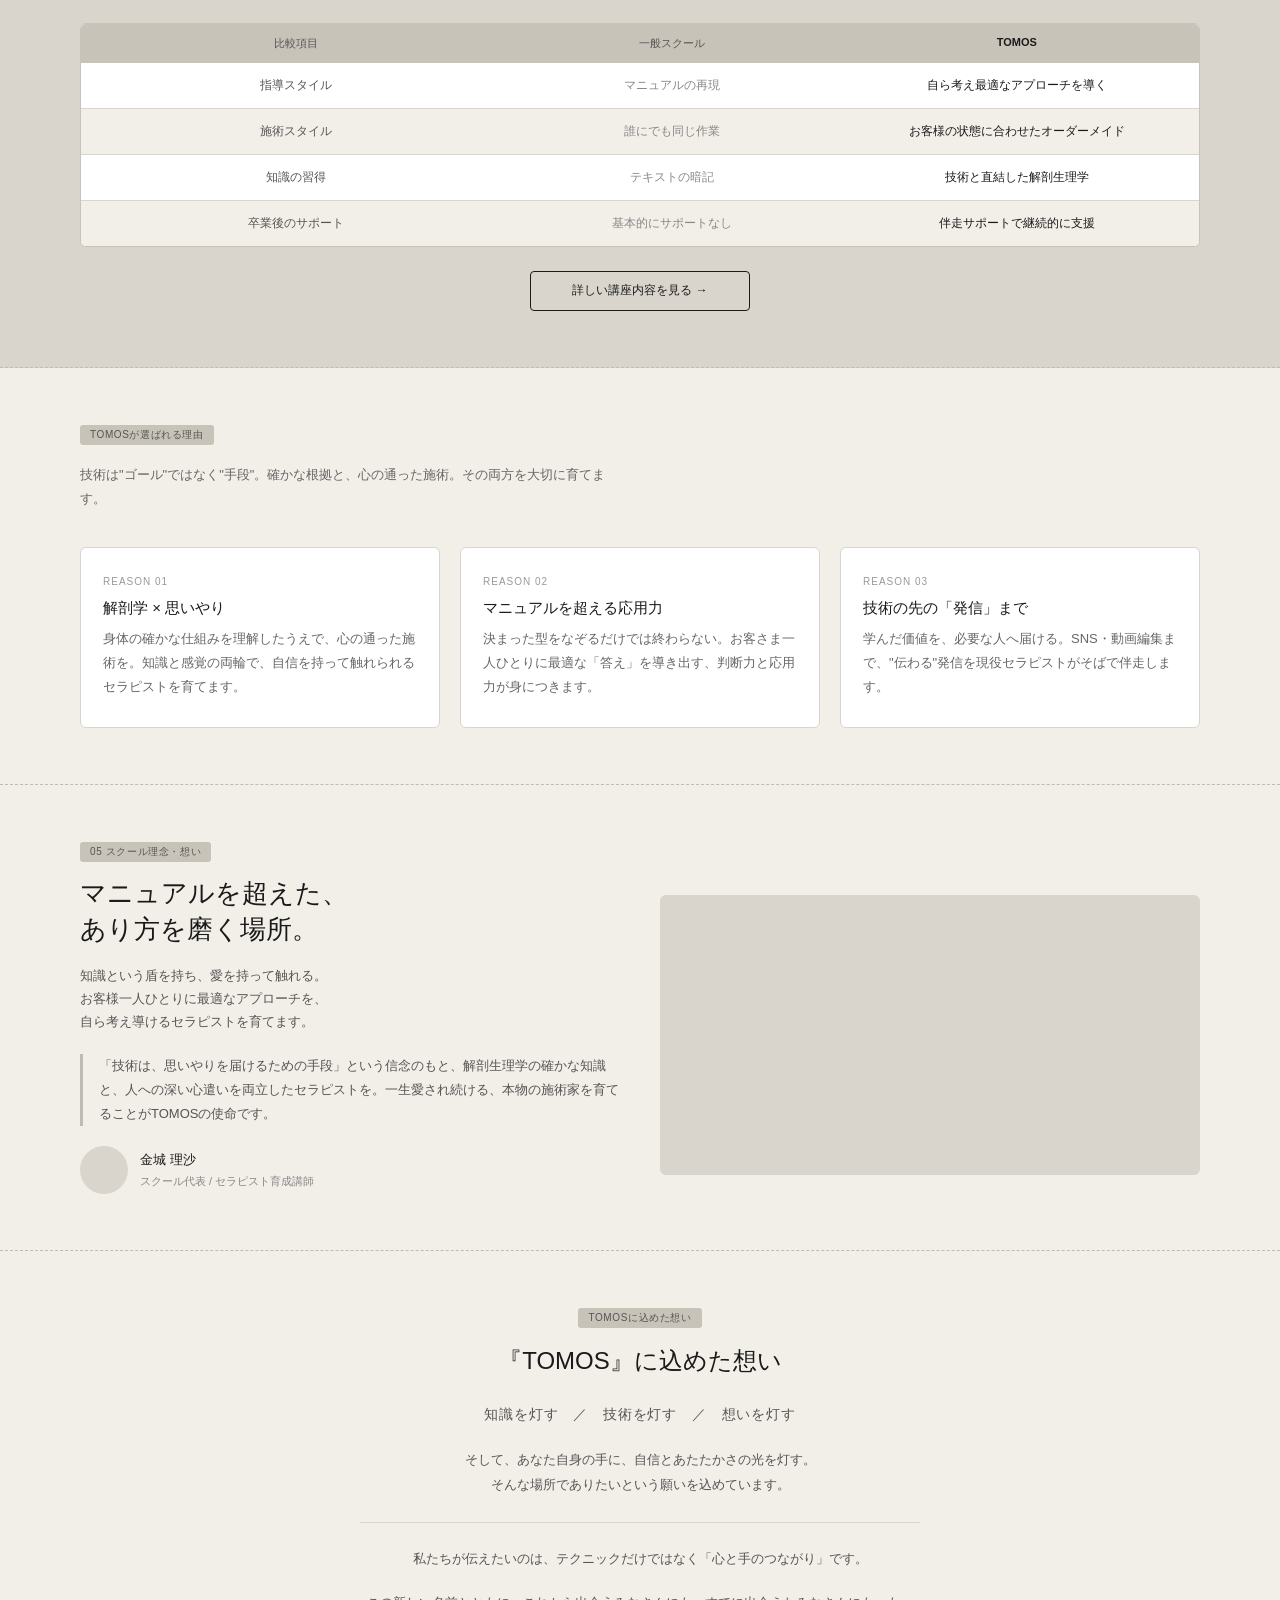
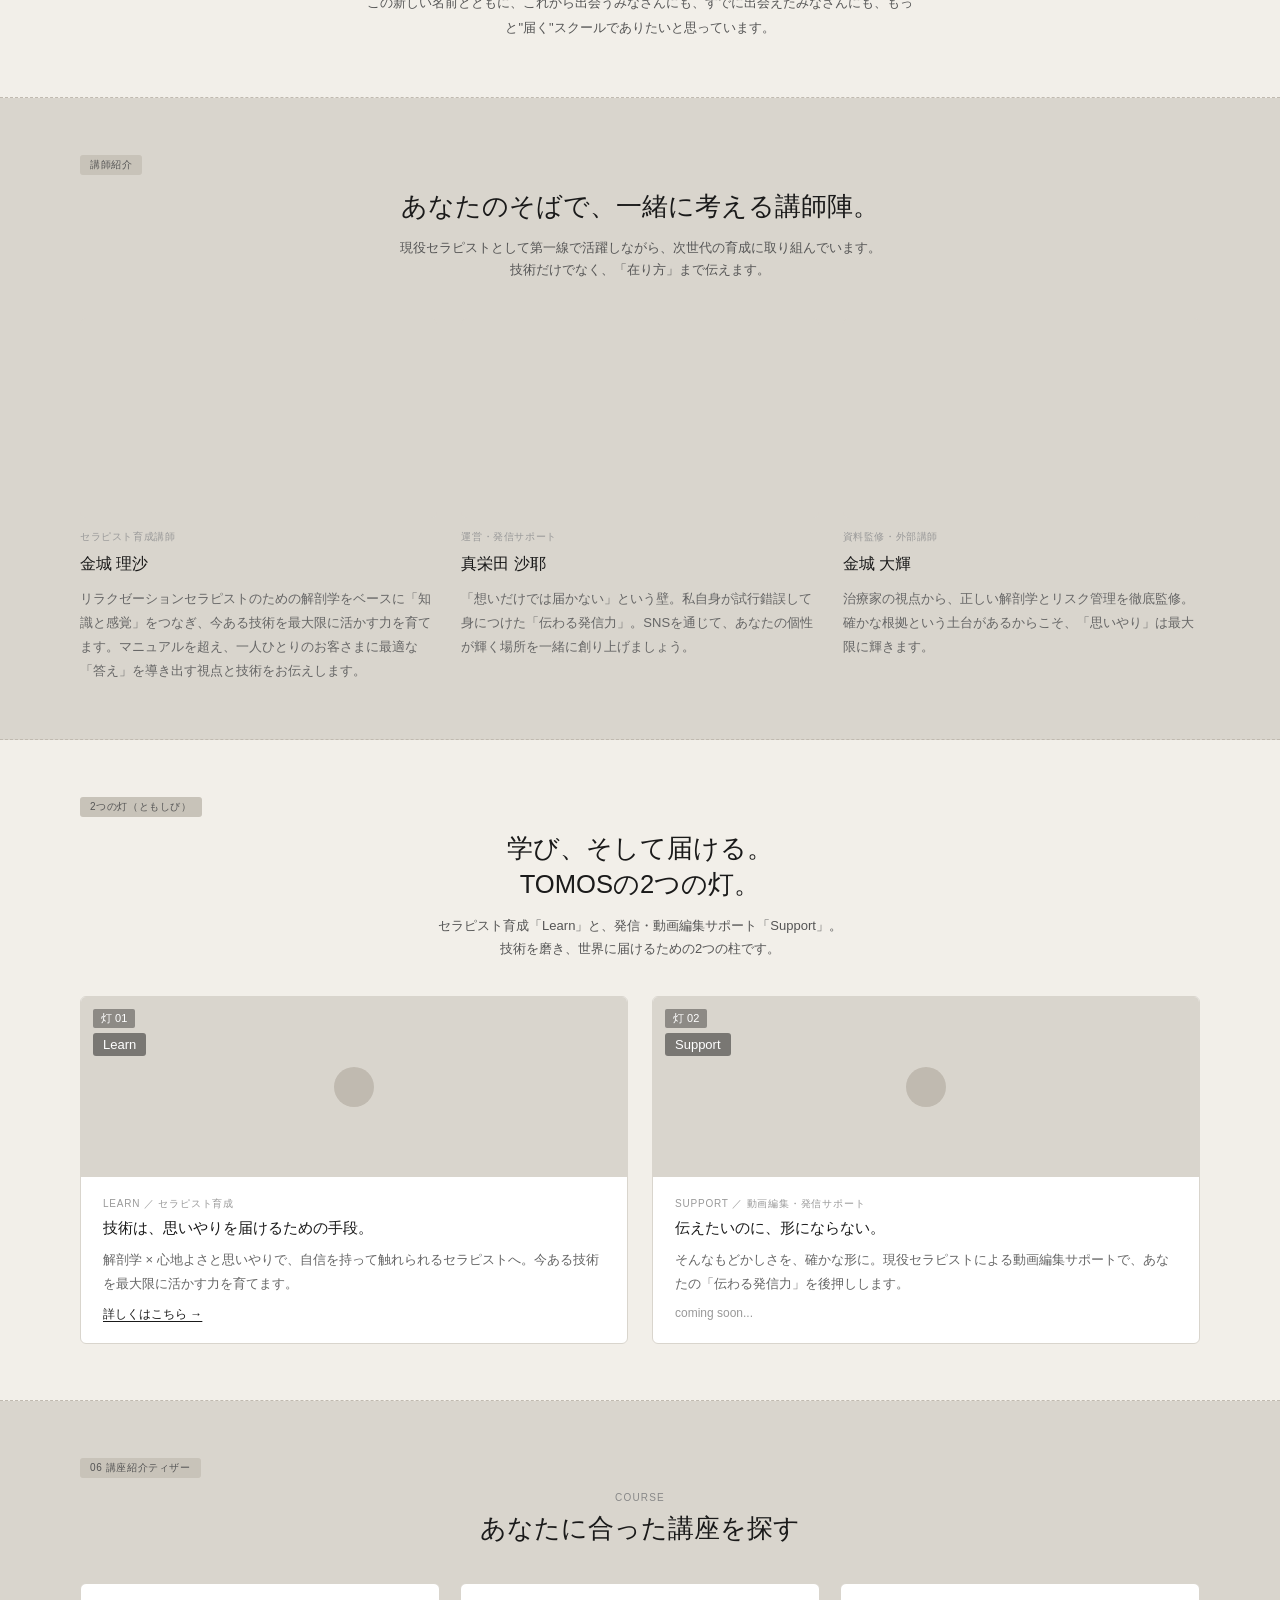
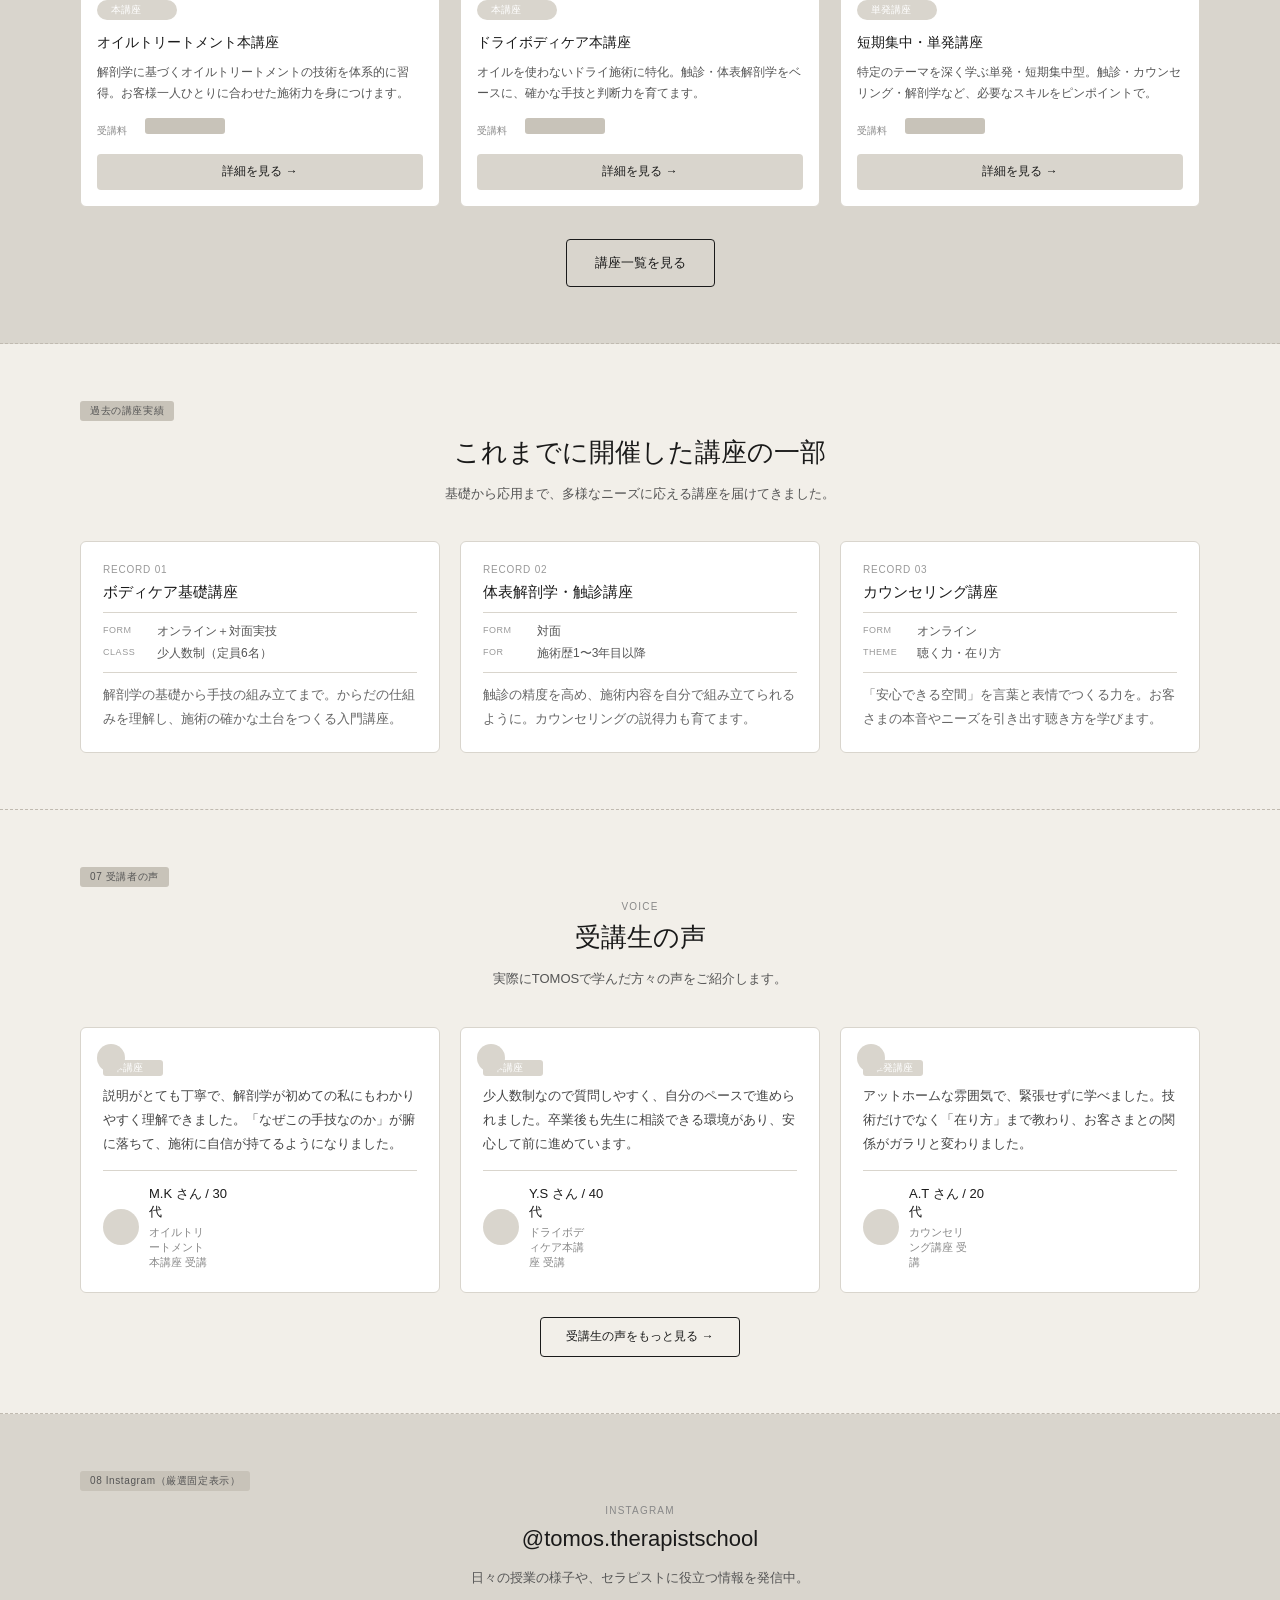
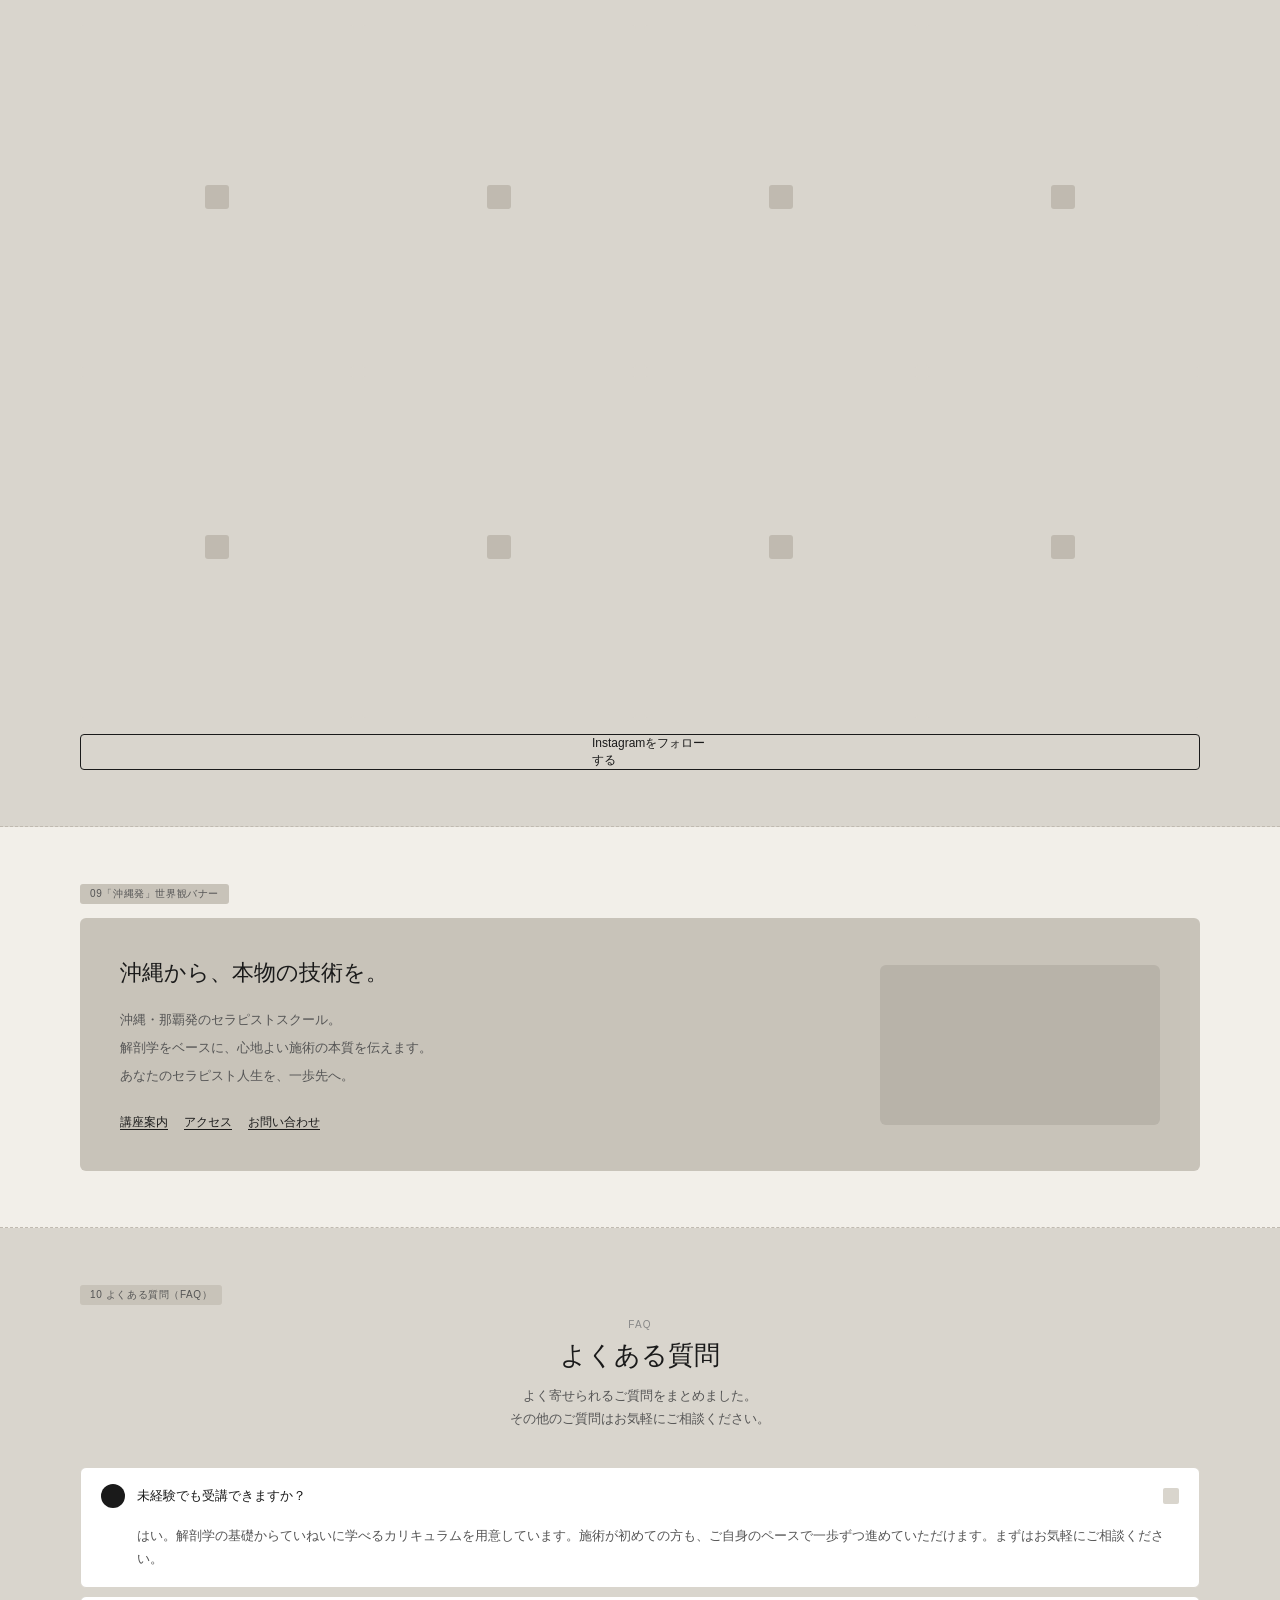
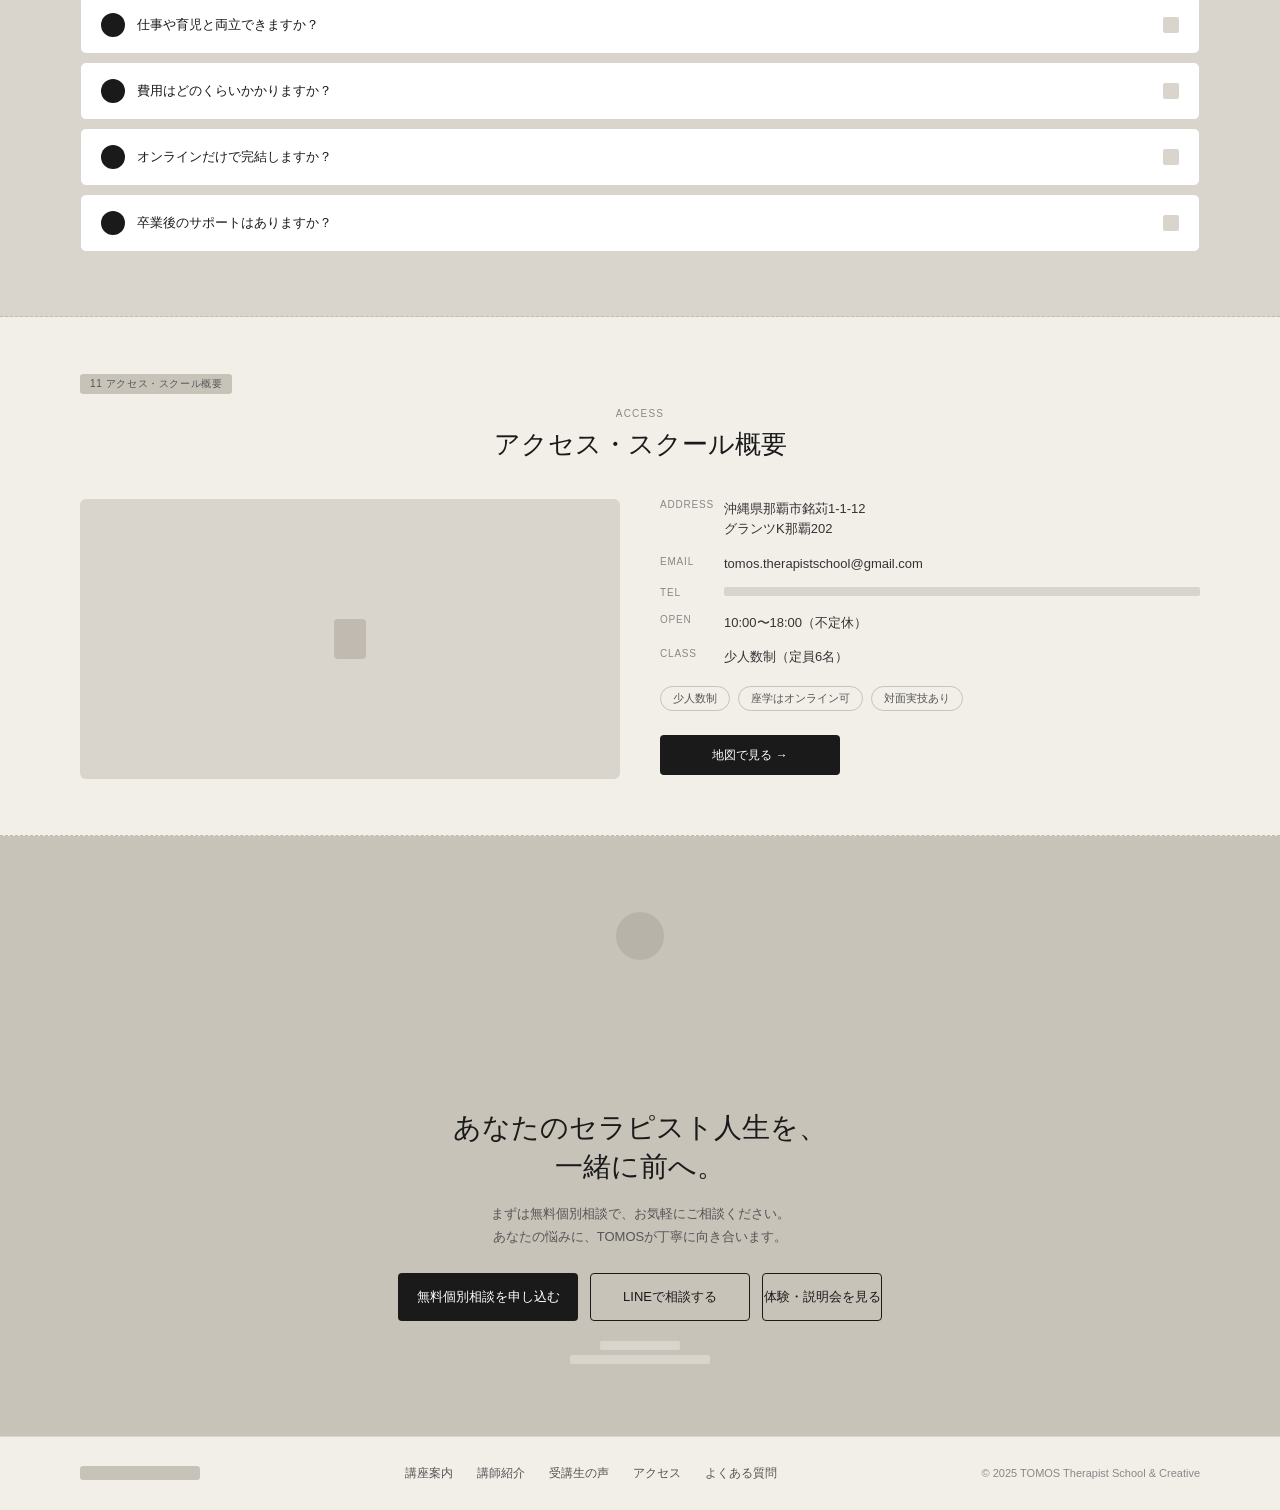
<file: design_sample_３/index.html>
<!DOCTYPE html>
<html lang="ja">
<head>
<meta charset="UTF-8">
<meta name="viewport" content="width=device-width,initial-scale=1">
<title>TOMOS セラピストスクール</title>
<style>
*,*::before,*::after{box-sizing:border-box;margin:0;padding:0}
body{background:#F2EFE9;font-family:'Helvetica Neue',Arial,sans-serif;color:#1a1a1a}

/* Placeholders */
.ph{background:#D9D5CD;border-radius:3px}
.ph-dark{background:#C8C3B9;border-radius:3px}

/* Section */
.sec{padding:56px 80px;border-bottom:1px dashed #C0BAB0}
.sec.narrow{padding:40px 80px}
.sec-tag{display:inline-block;font-size:10px;background:#C8C3B9;color:#555;padding:3px 10px;border-radius:3px;margin-bottom:14px;letter-spacing:.06em}

/* Header */
.hdr{display:flex;align-items:center;justify-content:space-between;padding:0 80px;height:68px;background:#F2EFE9;border-bottom:1px solid #D9D5CD;position:sticky;top:0;z-index:100}
.hdr-logo{display:flex;flex-direction:column;gap:3px;text-decoration:none}
.hdr-logo-badge{width:100px;height:8px}
.hdr-logo-name{width:160px;height:16px}
.hdr-nav{display:flex;gap:28px;align-items:center}
.hdr-nav-item{width:64px;height:10px;display:block}
.hdr-right{display:flex;align-items:center;gap:16px}
.hdr-tel{display:flex;flex-direction:column;gap:4px;align-items:flex-end}
.hdr-tel span{width:100px;height:9px;display:block}
.hdr-tel small{width:70px;height:7px;display:block}
.btn-solid{height:36px;border-radius:4px;background:#1a1a1a;display:flex;align-items:center;justify-content:center;padding:0 16px}
.btn-solid span{width:100px;height:10px;background:#fff;border-radius:2px}
.hdr-menu{display:none;flex-direction:column;justify-content:space-between;width:28px;height:20px;cursor:pointer;background:none;border:none;padding:2px 0}
.hdr-menu span{display:block;width:100%;height:2px;background:#1a1a1a;border-radius:2px;transition:all .3s}

/* Nav drawer */
.nav-overlay{display:none;position:fixed;inset:0;background:rgba(0,0,0,.5);z-index:150}
.nav-overlay.open{display:block}
.nav-drawer{position:fixed;top:0;right:-300px;width:280px;height:100%;background:#F2EFE9;z-index:200;transition:right .3s ease;padding:72px 24px 24px;display:flex;flex-direction:column;gap:20px;border-left:1px solid #D9D5CD}
.nav-drawer.open{right:0}
.nav-drawer-close{position:absolute;top:20px;right:20px;width:28px;height:28px;border:none;background:none;cursor:pointer;display:flex;align-items:center;justify-content:center}
.nav-drawer-close::before,.nav-drawer-close::after{content:'';position:absolute;width:18px;height:2px;background:#1a1a1a;border-radius:2px}
.nav-drawer-close::before{transform:rotate(45deg)}
.nav-drawer-close::after{transform:rotate(-45deg)}
.nav-drawer-item{height:10px;border-radius:2px;background:#D9D5CD;display:block}

/* Hero */
.hero{display:grid;grid-template-columns:1fr 1fr;height:560px}
.hero-left{background:#C8C3B9;display:flex;flex-direction:column;justify-content:center;padding:64px 72px;gap:20px}
.hero-eyebrow{width:180px;height:8px}
.hero-h1{display:flex;flex-direction:column;gap:10px}
.hero-h1 span{height:36px;border-radius:3px}
.hero-h1 span:nth-child(1){width:100%}
.hero-h1 span:nth-child(2){width:80%}
.hero-sub{display:flex;flex-direction:column;gap:6px}
.hero-sub span{height:9px;border-radius:2px}
.hero-sub span:nth-child(1){width:100%}
.hero-sub span:nth-child(2){width:75%}
.hero-btns{display:flex;gap:10px;margin-top:4px}
.hero-btn-a{height:44px;width:160px;background:#1a1a1a;border-radius:4px;flex-shrink:0}
.hero-btn-b{height:44px;width:140px;border:1.5px solid #1a1a1a;border-radius:4px;flex-shrink:0}
.hero-badges{display:grid;grid-template-columns:repeat(4,1fr);gap:10px;margin-top:12px}
.hero-badge{background:rgba(255,255,255,.25);border:1px solid rgba(255,255,255,.4);border-radius:6px;padding:10px;display:flex;flex-direction:column;align-items:center;gap:5px}
.hero-badge strong{width:44px;height:18px;display:block}
.hero-badge small{width:52px;height:8px;display:block}
.hero-right{background:#D9D5CD;display:flex;align-items:center;justify-content:center;flex-direction:column;gap:10px}
.hero-img-icon{width:64px;height:64px;border-radius:50%;background:#C0BAB0}
.hero-img-lbl{width:140px;height:9px}

/* Grid layouts */
.row-2{display:grid;grid-template-columns:1fr 1fr;gap:40px;align-items:start}
.row-3{display:grid;grid-template-columns:repeat(3,1fr);gap:20px}
.row-4{display:grid;grid-template-columns:repeat(4,1fr);gap:16px}

/* Sec heading */
.sec-head{display:flex;flex-direction:column;gap:8px;margin-bottom:36px}
.sec-eyebrow{width:60px;height:8px}
.sec-h2{display:flex;flex-direction:column;gap:8px}
.sec-h2 span{height:28px;border-radius:3px}
.sec-h2 span:nth-child(1){width:70%}
.sec-h2 span:nth-child(2){width:50%}
.sec-sub{display:flex;flex-direction:column;gap:5px;margin-top:4px}
.sec-sub span{height:9px;border-radius:2px}
.sec-sub span:nth-child(1){width:100%}
.sec-sub span:nth-child(2){width:80%}

/* Worry cards */
.worry-card{background:#fff;border-radius:6px;padding:20px;display:flex;gap:14px;border:1px solid #D9D5CD}
.worry-icon{width:36px;height:36px;min-width:36px;border-radius:50%;background:#D9D5CD}
.worry-text{display:flex;flex-direction:column;gap:5px;flex:1}
.worry-text p{height:9px;border-radius:2px}
.worry-text p.long{width:100%}
.worry-text p.short{width:65%}
.worry-text p.accent{width:80%;background:#C0BAB0}

/* Course cards */
.course-card{background:#fff;border-radius:6px;overflow:hidden;border:1px solid #D9D5CD;display:flex;flex-direction:column}
.course-tag-ph{width:80px;height:20px;border-radius:10px;background:#D9D5CD;margin:16px 16px 0}
.course-body{padding:14px 16px 16px;flex:1;display:flex;flex-direction:column;gap:8px}
.course-ttl span{height:20px;display:block;border-radius:3px;width:80%}
.course-desc{display:flex;flex-direction:column;gap:5px;margin-top:2px}
.course-desc span{height:8px;border-radius:2px}
.course-desc span:nth-child(1){width:100%}
.course-desc span:nth-child(2){width:100%}
.course-desc span:nth-child(3){width:70%}
.course-price{display:flex;gap:8px;align-items:baseline;margin-top:6px}
.course-price .label{width:40px;height:8px}
.course-price .val{width:80px;height:16px;border-radius:3px}
.course-btn{height:36px;background:#D9D5CD;border-radius:4px;margin-top:8px;display:block}

/* Voice cards */
.voice-card{background:#fff;border-radius:6px;padding:22px;border:1px solid #D9D5CD;position:relative}
.voice-quote{width:28px;height:28px;background:#D9D5CD;border-radius:50%;position:absolute;top:16px;left:16px}
.voice-tag-ph{width:60px;height:16px;border-radius:3px;background:#D9D5CD;margin-bottom:8px;margin-top:10px}
.voice-text{display:flex;flex-direction:column;gap:5px;margin-bottom:14px}
.voice-text span{height:8px;border-radius:2px}
.voice-text span:nth-child(1){width:100%}
.voice-text span:nth-child(2){width:100%}
.voice-text span:nth-child(3){width:80%}
.voice-text span:nth-child(4){width:60%}
.voice-person{display:flex;align-items:center;gap:10px;padding-top:14px;border-top:1px solid #D9D5CD}
.voice-avatar{width:36px;height:36px;border-radius:50%;background:#D9D5CD;min-width:36px}
.voice-info{display:flex;flex-direction:column;gap:4px}
.voice-info p{width:80px;height:9px;border-radius:2px}
.voice-info small{width:60px;height:7px;border-radius:2px;background:#C0BAB0;display:block}

/* Instagram */
.ig-grid{display:grid;grid-template-columns:repeat(4,1fr);gap:8px}
.ig-cell{aspect-ratio:4/5;background:#D9D5CD;border-radius:4px;display:flex;align-items:center;justify-content:center}
.ig-cell-icon{width:24px;height:24px;background:#C0BAB0;border-radius:3px}
.ig-btn{height:36px;border:1.5px solid #1a1a1a;border-radius:4px;display:flex;align-items:center;justify-content:center;margin-top:16px;gap:8px}
.ig-btn span{width:120px;height:9px;border-radius:2px}

/* Okinawa banner */
.ok-banner{background:#C8C3B9;border-radius:6px;padding:40px;display:flex;gap:48px;align-items:center}
.ok-text{flex:1;display:flex;flex-direction:column;gap:10px}
.ok-text h3{height:24px;width:60%;border-radius:3px}
.ok-img{width:280px;height:160px;background:#B8B3A9;border-radius:6px;flex-shrink:0}

/* FAQ */
.faq-item{background:#fff;border-radius:6px;border:1px solid #D9D5CD;overflow:hidden;margin-bottom:8px}
.faq-q{display:flex;align-items:center;gap:12px;padding:16px 20px;cursor:pointer;user-select:none}
.faq-q-icon{width:24px;height:24px;border-radius:50%;background:#1a1a1a;flex-shrink:0}
.faq-q-text{flex:1;height:10px;border-radius:2px}
.faq-chev{width:16px;height:16px;border-radius:2px;background:#D9D5CD;transition:transform .3s;flex-shrink:0}
.faq-item.open .faq-chev{transform:rotate(180deg)}
.faq-a{padding:0 20px 16px 56px;display:none;flex-direction:column;gap:5px}
.faq-item.open .faq-a{display:flex}
.faq-a span{height:8px;border-radius:2px}
.faq-a span:nth-child(1){width:100%}
.faq-a span:nth-child(2){width:80%}

/* Access */
.access-map{height:280px;background:#D9D5CD;border-radius:6px;display:flex;align-items:center;justify-content:center}
.access-map-icon{width:32px;height:40px;background:#C0BAB0;border-radius:4px}
.access-info{display:flex;flex-direction:column;gap:16px}
.access-row{display:flex;gap:12px}
.access-label{width:56px;height:9px;flex-shrink:0;border-radius:2px;margin-top:1px}
.access-val{display:flex;flex-direction:column;gap:5px;flex:1}
.access-val span{height:9px;border-radius:2px}
.access-val span:nth-child(1){width:100%}
.access-val span:nth-child(2){width:70%}

/* Final CTA */
.final-cta{background:#C8C3B9;padding:72px 80px;text-align:center}
.final-cta-inner{max-width:580px;margin:0 auto;display:flex;flex-direction:column;align-items:center;gap:16px}
.final-h2{display:flex;flex-direction:column;gap:8px;width:100%;align-items:center}
.final-h2 span{height:32px;border-radius:3px}
.final-h2 span:first-child{width:60%}
.final-sub{display:flex;flex-direction:column;gap:5px;width:100%;align-items:center}
.final-sub span{height:9px;border-radius:2px}
.final-sub span:nth-child(1){width:90%}
.final-sub span:nth-child(2){width:70%}
.final-btns{display:flex;gap:12px;margin-top:8px;flex-wrap:wrap;justify-content:center}
.final-btn-a{height:48px;width:180px;background:#1a1a1a;border-radius:4px}
.final-btn-b{height:48px;width:160px;border:1.5px solid #1a1a1a;border-radius:4px}
.final-btn-c{height:48px;width:120px;border:1.5px solid #1a1a1a;border-radius:4px}
.final-tel{display:flex;flex-direction:column;gap:5px;align-items:center;margin-top:4px}
.final-tel span{height:9px;border-radius:2px}
.final-tel span:first-child{width:80px}
.final-tel span:last-child{width:140px}

/* Footer */
.ftr{display:flex;align-items:center;justify-content:space-between;padding:28px 80px;background:#F2EFE9;border-top:1px solid #D9D5CD}
.ftr-logo{width:120px;height:14px;display:block}
.ftr-links{display:flex;gap:24px;align-items:center}
.ftr-links a{text-decoration:none}
.ftr-links span{width:80px;height:9px;display:block}
.ftr-copy{width:180px;height:9px;background:#C0BAB0}

/* SP Fixed CTA */
.sp-cta-bar{background:#F2EFE9;border-top:1.5px solid #C8C3B9;padding:10px 16px;display:none;position:fixed;bottom:0;left:0;right:0;z-index:100}
.sp-cta-row{display:flex;gap:8px;margin-bottom:6px}
.sp-cta-line{flex:1;height:40px;background:#1a1a1a;border-radius:4px}
.sp-cta-reserve{flex:1;height:40px;background:#D9D5CD;border-radius:4px}
.sp-cta-tel{text-align:center;height:9px;background:#C0BAB0;width:140px;margin:0 auto;border-radius:2px}

/* Scroll animation */
.fade-in{opacity:0;transform:translateY(24px);transition:opacity .65s ease,transform .65s ease}
.fade-in.visible{opacity:1;transform:none}

/* ── Added sections (content from design_sample_2) ── */

/* Strengths（選ばれる理由） */
.strength-list{display:grid;grid-template-columns:repeat(3,1fr);gap:20px}
.strength-item{background:#fff;border-radius:6px;padding:28px 22px;border:1px solid #D9D5CD;display:flex;flex-direction:column;gap:8px}
.strength-num{font-size:10px;color:#999;letter-spacing:.1em}
.strength-ttl{font-size:15px;font-weight:500;color:#1a1a1a;line-height:1.45;margin-top:2px}
.strength-body{font-size:13px;color:#666;line-height:1.85}

/* Two Lights（2つの灯） */
.tl-grid{display:grid;grid-template-columns:1fr 1fr;gap:24px}
.tl-card{background:#fff;border-radius:6px;overflow:hidden;border:1px solid #D9D5CD}
.tl-img{height:180px;background:#D9D5CD;position:relative}
.tl-img-icon{position:absolute;top:50%;left:50%;transform:translate(-50%,-50%);width:40px;height:40px;background:#C0BAB0;border-radius:50%}
.tl-num{font-size:11px;color:#fff;background:rgba(26,26,26,.4);padding:2px 8px;border-radius:2px;position:absolute;top:12px;left:12px}
.tl-badge{font-size:13px;font-weight:500;color:#fff;background:rgba(26,26,26,.5);padding:4px 10px;border-radius:3px;position:absolute;top:36px;left:12px}
.tl-body{padding:20px 22px;display:flex;flex-direction:column;gap:6px}
.tl-kicker{font-size:10px;color:#999;letter-spacing:.08em}
.tl-ttl{font-size:15px;font-weight:500;color:#1a1a1a;line-height:1.5}
.tl-desc{font-size:13px;color:#666;line-height:1.85;margin-top:2px}
.tl-link{font-size:12px;color:#1a1a1a;text-decoration:underline;text-underline-offset:3px;display:inline-block;margin-top:4px}
.tl-soon{font-size:12px;color:#999;margin-top:4px}

/* Record（過去の講座実績） */
.record-list{display:grid;grid-template-columns:repeat(3,1fr);gap:20px}
.record-card{background:#fff;border-radius:6px;padding:22px;border:1px solid #D9D5CD;display:flex;flex-direction:column;gap:8px}
.record-num{font-size:10px;color:#999;letter-spacing:.08em}
.record-ttl{font-size:15px;font-weight:500;color:#1a1a1a}
.record-meta{border-top:1px solid #D9D5CD;border-bottom:1px solid #D9D5CD;padding:10px 0;margin:2px 0;display:flex;flex-direction:column;gap:5px}
.record-meta-row{display:flex;gap:10px;align-items:flex-start}
.record-meta-k{font-size:9px;color:#999;letter-spacing:.06em;width:44px;flex-shrink:0;margin-top:2px}
.record-meta-v{font-size:12px;color:#555}
.record-desc{font-size:13px;color:#666;line-height:1.8}

/* Teacher（講師紹介） */
.teacher-list{display:grid;grid-template-columns:repeat(3,1fr);gap:24px}
.teacher-card{display:flex;flex-direction:column;gap:10px}
.teacher-img-ph{height:200px;background:#D9D5CD;border-radius:6px}
.teacher-role-txt{font-size:10px;color:#999;letter-spacing:.06em;margin-top:2px}
.teacher-name-txt{font-size:16px;font-weight:500;color:#1a1a1a}
.teacher-bio-txt{font-size:13px;color:#666;line-height:1.85;margin-top:2px}

/* Support（卒業後のサポート） */
.support-rows{display:flex;flex-direction:column;gap:48px}
.support-row-item{display:grid;grid-template-columns:1fr 1fr;gap:48px;align-items:center}
.support-img-ph{height:220px;background:#D9D5CD;border-radius:6px}
.support-text-col{display:flex;flex-direction:column;gap:10px}
.support-sub-label{font-size:10px;color:#999;letter-spacing:.1em}
.support-ttl{font-size:17px;font-weight:500;color:#1a1a1a;line-height:1.5}
.support-body-txt{font-size:13px;color:#666;line-height:1.85}
.support-link{font-size:12px;color:#1a1a1a;text-decoration:underline;text-underline-offset:3px;display:inline-block;margin-top:4px}

/* Facility（施設案内） */
.facility-wrap{display:grid;grid-template-columns:1fr 1fr;gap:40px;align-items:center}
.facility-img-ph{height:260px;background:#D9D5CD;border-radius:6px}
.facility-rows{display:flex;flex-direction:column;gap:12px}
.facility-row-item{display:flex;gap:14px;padding-bottom:12px;border-bottom:1px solid #D9D5CD;align-items:flex-start}
.facility-row-item:last-child{border-bottom:none;padding-bottom:0}
.facility-k{font-size:10px;color:#999;letter-spacing:.08em;width:48px;flex-shrink:0;margin-top:2px}
.facility-v{font-size:13px;color:#555;line-height:1.6}

/* Trial（体験・説明会） */
.trial-sec{background:#C8C3B9;padding:72px 80px;text-align:center;border-bottom:1px dashed #C0BAB0}
.trial-inner{max-width:600px;margin:0 auto;display:flex;flex-direction:column;align-items:center;gap:18px}
.trial-sub-lbl{font-size:11px;color:#666;letter-spacing:.08em}
.trial-h2{font-size:clamp(20px,2.5vw,30px);font-weight:500;color:#1a1a1a}
.trial-lead{font-size:13px;color:#555;line-height:1.85;max-width:480px;text-align:center}
.trial-btns{display:flex;gap:12px;flex-wrap:wrap;justify-content:center;margin-top:4px}
.trial-btn-fill{height:48px;padding:0 28px;border-radius:4px;background:#1a1a1a;color:#fff;font-size:13px;font-weight:500;text-decoration:none;display:flex;align-items:center}
.trial-btn-out{height:48px;padding:0 28px;border-radius:4px;border:1.5px solid #1a1a1a;background:transparent;color:#1a1a1a;font-size:13px;font-weight:500;text-decoration:none;display:flex;align-items:center}
.trial-campaign{background:rgba(255,255,255,.6);border-radius:8px;padding:14px 28px;display:flex;flex-direction:column;align-items:center;gap:4px}
.trial-campaign-tag{font-size:10px;color:#888;letter-spacing:.08em}
.trial-campaign-main{font-size:18px;font-weight:600;color:#1a1a1a}
.trial-campaign-sub{font-size:11px;color:#888}

/* Ambiance（雰囲気帯） */
.ambiance-band{height:200px;background:#C8C3B9;display:flex;align-items:center;justify-content:center}
.ambiance-ph-icon{width:48px;height:48px;background:#B8B3A9;border-radius:50%}

/* ── Media Queries ── */
@media(max-width:768px){
  .hdr{padding:0 16px;height:52px}
  .hdr-nav,.hdr-tel,.btn-solid{display:none}
  .hdr-menu{display:flex}
  .hero{grid-template-columns:1fr;height:auto}
  .hero-right{display:none}
  .hero-left{padding:40px 20px 36px}
  .hero-h1 span{height:28px}
  .hero-badges{grid-template-columns:repeat(2,1fr)}
  .hero-btn-a,.hero-btn-b{flex:1;width:auto}
  .sec{padding:44px 20px}
  .sec.narrow{padding:32px 20px}
  .row-2{grid-template-columns:1fr;gap:20px}
  .row-3{grid-template-columns:1fr}
  .row-4{grid-template-columns:repeat(2,1fr);gap:12px}
  .ok-banner{flex-direction:column;padding:28px 20px;gap:20px}
  .ok-img{width:100%;height:140px}
  .final-cta{padding:48px 20px}
  .final-btns{flex-direction:column;width:100%}
  .final-btn-a,.final-btn-b,.final-btn-c{width:100%;height:44px}
  .ftr{flex-direction:column;gap:14px;padding:24px 20px;text-align:center}
  .ftr-links{flex-wrap:wrap;justify-content:center;gap:12px}
  .sp-cta-bar{display:block}
  body{padding-bottom:72px}
  /* Added sections SP */
  .strength-list{grid-template-columns:1fr}
  .tl-grid{grid-template-columns:1fr}
  .record-list{grid-template-columns:1fr}
  .teacher-list{grid-template-columns:1fr}
  .support-row-item{grid-template-columns:1fr;gap:20px}
  .support-row-item.rev .support-img-ph{order:-1}
  .facility-wrap{grid-template-columns:1fr;gap:20px}
  .trial-sec{padding:48px 20px}
  .trial-btns{flex-direction:column;width:100%}
  .trial-btn-fill,.trial-btn-out{width:100%;justify-content:center}
}

/* ── Heading alignment ── */
.sec h1,.sec h2,.sec h3{text-align:center}
.row-2 h2,.ok-banner h3{text-align:left}

/* ── Paragraph alignment ── */
.sec p,.sec-sub,.sec-sub span{text-align:center}
.worry-card p,.voice-card p,.course-card p,.access-info p,
.ok-banner p,#philosophy p,
.strength-item p,.record-card p,.teacher-card p,
.tl-body p,.faq-q p,.faq-a p{text-align:left}
</style>
</head>
<body>

<!-- ── Header ── -->
<header class="hdr">
  <a href="index.html" class="hdr-logo">
    <div class="ph hdr-logo-badge"></div>
    <span style="font-size:12px;font-weight:500;color:#1a1a1a;letter-spacing:.04em;white-space:nowrap;height:auto;background:none">TOMOS</span>
  </a>
  <nav class="hdr-nav">
    <a href="course.html" style="text-decoration:none;font-size:12px;color:#555;letter-spacing:.03em">講座案内</a>
    <a href="#philosophy" style="text-decoration:none;font-size:12px;color:#555;letter-spacing:.03em">コンセプト</a>
    <a href="#teacher" style="text-decoration:none;font-size:12px;color:#555;letter-spacing:.03em">講師紹介</a>
    <a href="#access" style="text-decoration:none;font-size:12px;color:#555;letter-spacing:.03em">アクセス</a>
    <a href="#faq" style="text-decoration:none;font-size:12px;color:#555;letter-spacing:.03em">よくある質問</a>
  </nav>
  <div class="hdr-right">
    <div class="hdr-tel">
      <span class="ph"></span>
      <small class="ph"></small>
    </div>
    <div class="btn-solid" style="cursor:pointer"><span style="font-size:12px;color:#fff;font-weight:500;height:auto;background:none">無料相談する</span></div>
  </div>
  <button class="hdr-menu" id="menuBtn" aria-label="メニューを開く">
    <span></span><span></span><span></span>
  </button>
</header>

<!-- Nav overlay + drawer -->
<div class="nav-overlay" id="navOverlay"></div>
<div class="nav-drawer" id="navDrawer">
  <button class="nav-drawer-close" id="drawerClose" aria-label="閉じる"></button>
  <a href="course.html" class="nav-drawer-item" style="text-decoration:none">講座案内</a>
  <a href="#philosophy" class="nav-drawer-item" style="text-decoration:none">コンセプト</a>
  <a href="#teacher" class="nav-drawer-item" style="text-decoration:none">講師紹介</a>
  <a href="#access" class="nav-drawer-item" style="text-decoration:none">アクセス</a>
  <a href="#faq" class="nav-drawer-item" style="text-decoration:none">よくある質問</a>
</div>

<!-- ── 01 Hero ── -->
<section class="hero">
  <div class="hero-left">
    <p style="font-size:10px;color:rgba(26,26,26,.5);letter-spacing:.14em;text-transform:uppercase;height:auto;background:none;margin-bottom:12px">TOMOS Therapist School &amp; Creative / Okinawa</p>
    <div class="hero-h1">
      <h1 style="font-size:clamp(22px,2.8vw,34px);font-weight:600;color:#1a1a1a;line-height:1.35;height:auto;background:none;margin:0">技術は、思いやりを<br>届けるための手段。</h1>
    </div>
    <div class="hero-sub">
      <p style="font-size:13px;color:#444;line-height:1.8;height:auto;background:none;margin:0">解剖学×心遣いで、安心を届けるセラピストへ。<br>少人数制で、あなたのペースに寄り添います。</p>
    </div>
    <div class="hero-btns">
      <a href="#" class="hero-btn-a" style="text-decoration:none;font-size:12px;color:#fff;font-weight:500;display:flex;align-items:center;justify-content:center">無料個別相談を申し込む</a>
      <a href="course.html" class="hero-btn-b" style="text-decoration:none;font-size:12px;color:#1a1a1a;font-weight:500;display:flex;align-items:center;justify-content:center">講座を見る</a>
    </div>
  </div>
  <div class="hero-right">
    <div class="hero-img-icon"></div>
    <p style="font-size:11px;color:#888;text-align:center;height:auto;background:none">スクール内の様子</p>
  </div>
</section>

<!-- ── 02 実績・信頼 ── -->
<section class="sec narrow fade-in" style="background:#D9D5CD">
  <div class="sec-tag">実績・信頼</div>
  <div class="row-4">
    <div style="display:flex;flex-direction:column;align-items:center;gap:6px;padding:16px;background:#fff;border-radius:6px">
      <p style="font-size:22px;font-weight:600;color:#1a1a1a">100%</p>
      <p style="font-size:11px;color:#666;text-align:center;line-height:1.5">指導はすべて<br>現役セラピスト</p>
    </div>
    <div style="display:flex;flex-direction:column;align-items:center;gap:6px;padding:16px;background:#fff;border-radius:6px">
      <p style="font-size:22px;font-weight:600;color:#1a1a1a">定員6名</p>
      <p style="font-size:11px;color:#666;text-align:center;line-height:1.5">目が届く<br>少人数制クラス</p>
    </div>
    <div style="display:flex;flex-direction:column;align-items:center;gap:6px;padding:16px;background:#fff;border-radius:6px">
      <p style="font-size:22px;font-weight:600;color:#1a1a1a">2つの灯</p>
      <p style="font-size:11px;color:#666;text-align:center;line-height:1.5">学び×発信の<br>両輪サポート</p>
    </div>
    <div style="display:flex;flex-direction:column;align-items:center;gap:6px;padding:16px;background:#fff;border-radius:6px">
      <p style="font-size:22px;font-weight:600;color:#1a1a1a">∞</p>
      <p style="font-size:11px;color:#666;text-align:center;line-height:1.5">卒業後も続く<br>伴走サポート</p>
    </div>
  </div>
</section>

<!-- ── 03 悩みへの共感 ── -->
<section class="sec fade-in">
  <div class="sec-tag">03 こんな悩みありませんか？</div>
  <div class="sec-head">
    <p style="font-size:10px;color:#888;letter-spacing:.12em;text-transform:uppercase;height:auto;background:none">For Therapists</p>
    <div class="sec-h2"><h2 style="font-size:clamp(18px,2vw,26px);font-weight:500;color:#1a1a1a;line-height:1.4;height:auto;background:none;margin:0">伸び悩みを感じている<br>セラピストへ</h2></div>
    <div class="sec-sub"><p style="font-size:13px;color:#555;line-height:1.75;height:auto;background:none;margin:0">技術はあるのに、なぜか前に進めない。<br>そのもどかしさに、TOMOSが寄り添います。</p></div>
  </div>
  <div class="row-2">
    <div class="worry-card">
      <div class="worry-icon"></div>
      <div class="worry-text">
        <p style="font-size:14px;font-weight:500;color:#1a1a1a;line-height:1.5;height:auto;background:none">技術に自信がない・<br>何を学べばいいかわからない</p>
        <p style="font-size:12px;color:#888;margin-top:6px;height:auto;background:none">→ 解剖学ベースで「なぜ」から理解できます</p>
      </div>
    </div>
    <div class="worry-card">
      <div class="worry-icon"></div>
      <div class="worry-text">
        <p style="font-size:14px;font-weight:500;color:#1a1a1a;line-height:1.5;height:auto;background:none">指名・リピートが<br>なかなか取れない</p>
        <p style="font-size:12px;color:#888;margin-top:6px;height:auto;background:none">→ カウンセリング力と施術の説得力を磨きます</p>
      </div>
    </div>
    <div class="worry-card">
      <div class="worry-icon"></div>
      <div class="worry-text">
        <p style="font-size:14px;font-weight:500;color:#1a1a1a;line-height:1.5;height:auto;background:none">感覚頼みの施術に<br>限界を感じている</p>
        <p style="font-size:12px;color:#888;margin-top:6px;height:auto;background:none">→ 根拠ある技術で自信を取り戻しましょう</p>
      </div>
    </div>
    <div class="worry-card">
      <div class="worry-icon"></div>
      <div class="worry-text">
        <p style="font-size:14px;font-weight:500;color:#1a1a1a;line-height:1.5;height:auto;background:none">マニュアルがないと<br>不安・応用が利かない</p>
        <p style="font-size:12px;color:#888;margin-top:6px;height:auto;background:none">→ オーダーメイドの判断力が身につきます</p>
      </div>
    </div>
  </div>
</section>

<!-- ── 04 他校との違い ── -->
<section class="sec fade-in" style="background:#D9D5CD">
  <div class="sec-tag">04 他校との違い（比較表）</div>
  <div class="sec-head">
    <p style="font-size:10px;color:#888;letter-spacing:.12em;text-transform:uppercase;height:auto;background:none">Comparison</p>
    <div class="sec-h2"><h2 style="font-size:clamp(18px,2vw,26px);font-weight:500;color:#1a1a1a;line-height:1.4;height:auto;background:none;margin:0">TOMOSと他スクールの違い</h2></div>
  </div>
  <div style="background:#fff;border-radius:6px;border:1px solid #C8C3B9;overflow:hidden">
    <div style="display:grid;grid-template-columns:1.2fr 1fr 1fr;background:#C8C3B9;padding:12px 20px;gap:20px">
      <p style="font-size:11px;font-weight:500;color:#555;height:auto;background:none">比較項目</p>
      <p style="font-size:11px;font-weight:500;color:#555;height:auto;background:none">一般スクール</p>
      <p style="font-size:11px;font-weight:600;color:#1a1a1a;height:auto;background:none">TOMOS</p>
    </div>
    <div style="display:grid;grid-template-columns:1.2fr 1fr 1fr;padding:14px 20px;gap:20px;border-bottom:1px solid #D9D5CD">
      <p style="font-size:12px;color:#555;height:auto;background:none">指導スタイル</p>
      <p style="font-size:12px;color:#888;height:auto;background:none">マニュアルの再現</p>
      <p style="font-size:12px;font-weight:500;color:#1a1a1a;height:auto;background:none">自ら考え最適なアプローチを導く</p>
    </div>
    <div style="display:grid;grid-template-columns:1.2fr 1fr 1fr;padding:14px 20px;gap:20px;border-bottom:1px solid #D9D5CD;background:#F2EFE9">
      <p style="font-size:12px;color:#555;height:auto;background:none">施術スタイル</p>
      <p style="font-size:12px;color:#888;height:auto;background:none">誰にでも同じ作業</p>
      <p style="font-size:12px;font-weight:500;color:#1a1a1a;height:auto;background:none">お客様の状態に合わせたオーダーメイド</p>
    </div>
    <div style="display:grid;grid-template-columns:1.2fr 1fr 1fr;padding:14px 20px;gap:20px;border-bottom:1px solid #D9D5CD">
      <p style="font-size:12px;color:#555;height:auto;background:none">知識の習得</p>
      <p style="font-size:12px;color:#888;height:auto;background:none">テキストの暗記</p>
      <p style="font-size:12px;font-weight:500;color:#1a1a1a;height:auto;background:none">技術と直結した解剖生理学</p>
    </div>
    <div style="display:grid;grid-template-columns:1.2fr 1fr 1fr;padding:14px 20px;gap:20px;background:#F2EFE9">
      <p style="font-size:12px;color:#555;height:auto;background:none">卒業後のサポート</p>
      <p style="font-size:12px;color:#888;height:auto;background:none">基本的にサポートなし</p>
      <p style="font-size:12px;font-weight:500;color:#1a1a1a;height:auto;background:none">伴走サポートで継続的に支援</p>
    </div>
  </div>
  <div style="display:flex;justify-content:center;margin-top:24px">
    <a href="course.html" style="height:40px;width:220px;border:1.5px solid #1a1a1a;border-radius:4px;display:flex;align-items:center;justify-content:center;text-decoration:none;font-size:12px;color:#1a1a1a">詳しい講座内容を見る →</a>
  </div>
</section>

<!-- ── STRENGTHS（選ばれる理由・3つの強み）── -->
<section class="sec fade-in">
  <div class="sec-tag">TOMOSが選ばれる理由</div>
  <div class="sec-head">
    <div style="font-size:13px;color:#666;line-height:1.85;max-width:540px;margin-top:4px">技術は"ゴール"ではなく"手段"。確かな根拠と、心の通った施術。その両方を大切に育てます。</div>
  </div>
  <div class="strength-list">
    <div class="strength-item">
      <p class="strength-num">REASON 01</p>
      <p class="strength-ttl">解剖学 × 思いやり</p>
      <p class="strength-body">身体の確かな仕組みを理解したうえで、心の通った施術を。知識と感覚の両輪で、自信を持って触れられるセラピストを育てます。</p>
    </div>
    <div class="strength-item">
      <p class="strength-num">REASON 02</p>
      <p class="strength-ttl">マニュアルを超える応用力</p>
      <p class="strength-body">決まった型をなぞるだけでは終わらない。お客さま一人ひとりに最適な「答え」を導き出す、判断力と応用力が身につきます。</p>
    </div>
    <div class="strength-item">
      <p class="strength-num">REASON 03</p>
      <p class="strength-ttl">技術の先の「発信」まで</p>
      <p class="strength-body">学んだ価値を、必要な人へ届ける。SNS・動画編集まで、"伝わる"発信を現役セラピストがそばで伴走します。</p>
    </div>
  </div>
</section>

<!-- ── 05 理念・想い ── -->
<section class="sec fade-in" id="philosophy">
  <div class="sec-tag">05 スクール理念・想い</div>
  <div class="row-2" style="align-items:center">
    <div style="display:flex;flex-direction:column;gap:12px">
      <div class="sec-h2"><h2 style="font-size:clamp(18px,2vw,26px);font-weight:500;color:#1a1a1a;line-height:1.4;height:auto;background:none;margin:0">マニュアルを超えた、<br>あり方を磨く場所。</h2></div>
      <div class="sec-sub"><p style="font-size:13px;color:#555;line-height:1.8;height:auto;background:none;margin:0">知識という盾を持ち、愛を持って触れる。<br>お客様一人ひとりに最適なアプローチを、<br>自ら考え導けるセラピストを育てます。</p></div>
      <div style="border-left:3px solid #C0BAB0;padding-left:16px;margin-top:8px">
        <p style="font-size:13px;color:#555;line-height:1.85;height:auto;background:none">「技術は、思いやりを届けるための手段」という信念のもと、解剖生理学の確かな知識と、人への深い心遣いを両立したセラピストを。一生愛され続ける、本物の施術家を育てることがTOMOSの使命です。</p>
      </div>
      <div style="display:flex;align-items:center;gap:12px;margin-top:8px">
        <div class="ph" style="width:48px;height:48px;border-radius:50%"></div>
        <div style="display:flex;flex-direction:column;gap:5px">
          <p style="font-size:13px;font-weight:500;color:#1a1a1a;height:auto;background:none">金城 理沙</p>
          <p style="font-size:11px;color:#888;height:auto;background:none">スクール代表 / セラピスト育成講師</p>
        </div>
      </div>
    </div>
    <div class="ph" style="height:280px;border-radius:6px"></div>
  </div>
</section>

<!-- ── TOMOSに込めた想い ── -->
<section class="sec fade-in" style="text-align:center">
  <div class="sec-tag">TOMOSに込めた想い</div>
  <div style="max-width:560px;margin:0 auto;display:flex;flex-direction:column;gap:20px">
    <p style="font-size:clamp(18px,2vw,24px);font-weight:500;color:#1a1a1a;line-height:1.6;">『TOMOS』に込めた想い</p>
    <p style="font-size:14px;color:#555;line-height:2;letter-spacing:.06em;">知識を灯す　／　技術を灯す　／　想いを灯す</p>
    <p style="font-size:13px;color:#555;line-height:1.9;">そして、あなた自身の手に、自信とあたたかさの光を灯す。<br>そんな場所でありたいという願いを込めています。</p>
    <hr style="border:none;border-top:1px solid #D9D5CD;margin:4px 0">
    <p style="font-size:13px;color:#555;line-height:1.9;">私たちが伝えたいのは、テクニックだけではなく「心と手のつながり」です。</p>
    <p style="font-size:13px;color:#555;line-height:1.9;">この新しい名前とともに、これから出会うみなさんにも、すでに出会えたみなさんにも、もっと"届く"スクールでありたいと思っています。</p>

  </div>
</section>

<!-- ── TEACHER（講師紹介）── -->
<section class="sec fade-in" style="background:#D9D5CD" id="teacher">
  <div class="sec-tag">講師紹介</div>
  <div class="sec-head">
    <div class="sec-h2"><h2 style="font-size:clamp(18px,2vw,26px);font-weight:500;color:#1a1a1a;line-height:1.4;height:auto;background:none;margin:0">あなたのそばで、一緒に考える講師陣。</h2></div>
    <div class="sec-sub"><p style="font-size:13px;color:#555;line-height:1.75;height:auto;background:none;margin:0">現役セラピストとして第一線で活躍しながら、次世代の育成に取り組んでいます。<br>技術だけでなく、「在り方」まで伝えます。</p></div>
  </div>
  <div class="teacher-list">
    <div class="teacher-card fade-in">
      <div class="teacher-img-ph"></div>
      <p class="teacher-role-txt">セラピスト育成講師</p>
      <p class="teacher-name-txt">金城 理沙</p>
      <p class="teacher-bio-txt">リラクゼーションセラピストのための解剖学をベースに「知識と感覚」をつなぎ、今ある技術を最大限に活かす力を育てます。マニュアルを超え、一人ひとりのお客さまに最適な「答え」を導き出す視点と技術をお伝えします。</p>
    </div>
    <div class="teacher-card fade-in">
      <div class="teacher-img-ph"></div>
      <p class="teacher-role-txt">運営・発信サポート</p>
      <p class="teacher-name-txt">真栄田 沙耶</p>
      <p class="teacher-bio-txt">「想いだけでは届かない」という壁。私自身が試行錯誤して身につけた「伝わる発信力」。SNSを通じて、あなたの個性が輝く場所を一緒に創り上げましょう。</p>
    </div>
    <div class="teacher-card fade-in">
      <div class="teacher-img-ph"></div>
      <p class="teacher-role-txt">資料監修・外部講師</p>
      <p class="teacher-name-txt">金城 大輝</p>
      <p class="teacher-bio-txt">治療家の視点から、正しい解剖学とリスク管理を徹底監修。確かな根拠という土台があるからこそ、「思いやり」は最大限に輝きます。</p>
    </div>
  </div>
</section>

<!-- ── TWO LIGHTS（2つの灯・サービス）── -->
<section class="sec fade-in">
  <div class="sec-tag">2つの灯（ともしび）</div>
  <div class="sec-head">
    <div class="sec-h2"><h2 style="font-size:clamp(18px,2vw,26px);font-weight:500;color:#1a1a1a;line-height:1.4;height:auto;background:none;margin:0">学び、そして届ける。<br>TOMOSの2つの灯。</h2></div>
    <div class="sec-sub"><p style="font-size:13px;color:#555;line-height:1.75;height:auto;background:none;margin:0">セラピスト育成「Learn」と、発信・動画編集サポート「Support」。<br>技術を磨き、世界に届けるための2つの柱です。</p></div>
  </div>
  <div class="tl-grid">
    <div class="tl-card">
      <div class="tl-img">
        <div class="tl-img-icon"></div>
        <span class="tl-num">灯 01</span>
        <span class="tl-badge">Learn</span>
      </div>
      <div class="tl-body">
        <p class="tl-kicker">LEARN ／ セラピスト育成</p>
        <p class="tl-ttl">技術は、思いやりを届けるための手段。</p>
        <p class="tl-desc">解剖学 × 心地よさと思いやりで、自信を持って触れられるセラピストへ。今ある技術を最大限に活かす力を育てます。</p>
        <a class="tl-link" href="course.html">詳しくはこちら →</a>
      </div>
    </div>
    <div class="tl-card">
      <div class="tl-img">
        <div class="tl-img-icon"></div>
        <span class="tl-num">灯 02</span>
        <span class="tl-badge">Support</span>
      </div>
      <div class="tl-body">
        <p class="tl-kicker">SUPPORT ／ 動画編集・発信サポート</p>
        <p class="tl-ttl">伝えたいのに、形にならない。</p>
        <p class="tl-desc">そんなもどかしさを、確かな形に。現役セラピストによる動画編集サポートで、あなたの「伝わる発信力」を後押しします。</p>
        <span class="tl-soon">coming soon...</span>
      </div>
    </div>
  </div>
</section>

<!-- ── 06 講座紹介ティザー ── -->
<section class="sec fade-in" style="background:#D9D5CD">
  <div class="sec-tag">06 講座紹介ティザー</div>
  <div class="sec-head">
    <p style="font-size:10px;color:#888;letter-spacing:.12em;text-transform:uppercase;height:auto;background:none">Course</p>
    <div class="sec-h2"><h2 style="font-size:clamp(18px,2vw,26px);font-weight:500;color:#1a1a1a;line-height:1.4;height:auto;background:none;margin:0">あなたに合った講座を探す</h2></div>
  </div>
  <div class="row-3">
    <div class="course-card">
      <div class="course-tag-ph" style="display:flex;align-items:center;padding:0 14px"><span style="font-size:10px;color:#fff;font-weight:500;background:none;height:auto">本講座</span></div>
      <div class="course-body">
        <div class="course-ttl"><span style="font-size:14px;font-weight:500;color:#1a1a1a;height:auto;background:none;display:block">オイルトリートメント本講座</span></div>
        <div class="course-desc"><p style="font-size:12px;color:#555;line-height:1.75;height:auto;background:none">解剖学に基づくオイルトリートメントの技術を体系的に習得。お客様一人ひとりに合わせた施術力を身につけます。</p></div>
        <div class="course-price"><div class="label" style="font-size:10px;color:#888;height:auto;background:none">受講料</div><div class="val ph-dark"></div></div>
        <a href="course_details.html" class="course-btn" style="display:flex;align-items:center;justify-content:center;font-size:12px;color:#1a1a1a;text-decoration:none">詳細を見る →</a>
      </div>
    </div>
    <div class="course-card">
      <div class="course-tag-ph" style="display:flex;align-items:center;padding:0 14px"><span style="font-size:10px;color:#fff;font-weight:500;background:none;height:auto">本講座</span></div>
      <div class="course-body">
        <div class="course-ttl"><span style="font-size:14px;font-weight:500;color:#1a1a1a;height:auto;background:none;display:block">ドライボディケア本講座</span></div>
        <div class="course-desc"><p style="font-size:12px;color:#555;line-height:1.75;height:auto;background:none">オイルを使わないドライ施術に特化。触診・体表解剖学をベースに、確かな手技と判断力を育てます。</p></div>
        <div class="course-price"><div class="label" style="font-size:10px;color:#888;height:auto;background:none">受講料</div><div class="val ph-dark"></div></div>
        <a href="course_details.html" class="course-btn" style="display:flex;align-items:center;justify-content:center;font-size:12px;color:#1a1a1a;text-decoration:none">詳細を見る →</a>
      </div>
    </div>
    <div class="course-card">
      <div class="course-tag-ph" style="display:flex;align-items:center;padding:0 14px"><span style="font-size:10px;color:#fff;font-weight:500;background:none;height:auto">単発講座</span></div>
      <div class="course-body">
        <div class="course-ttl"><span style="font-size:14px;font-weight:500;color:#1a1a1a;height:auto;background:none;display:block">短期集中・単発講座</span></div>
        <div class="course-desc"><p style="font-size:12px;color:#555;line-height:1.75;height:auto;background:none">特定のテーマを深く学ぶ単発・短期集中型。触診・カウンセリング・解剖学など、必要なスキルをピンポイントで。</p></div>
        <div class="course-price"><div class="label" style="font-size:10px;color:#888;height:auto;background:none">受講料</div><div class="val ph-dark"></div></div>
        <a href="course_details.html" class="course-btn" style="display:flex;align-items:center;justify-content:center;font-size:12px;color:#1a1a1a;text-decoration:none">詳細を見る →</a>
      </div>
    </div>
  </div>
  <div style="margin-top:32px;display:flex;justify-content:center">
    <a href="course.html" class="trial-btn-out">講座一覧を見る</a>
  </div>
</section>

<!-- ── RECORD（過去の講座実績）── -->
<section class="sec fade-in">
  <div class="sec-tag">過去の講座実績</div>
  <div class="sec-head">
    <div class="sec-h2"><h2 style="font-size:clamp(18px,2vw,26px);font-weight:500;color:#1a1a1a;line-height:1.4;height:auto;background:none;margin:0">これまでに開催した講座の一部</h2></div>
    <div class="sec-sub"><p style="font-size:13px;color:#555;line-height:1.75;height:auto;background:none;margin:0">基礎から応用まで、多様なニーズに応える講座を届けてきました。</p></div>
  </div>
  <div class="record-list">
    <div class="record-card">
      <p class="record-num">RECORD 01</p>
      <p class="record-ttl">ボディケア基礎講座</p>
      <div class="record-meta">
        <div class="record-meta-row"><span class="record-meta-k">FORM</span><span class="record-meta-v">オンライン＋対面実技</span></div>
        <div class="record-meta-row"><span class="record-meta-k">CLASS</span><span class="record-meta-v">少人数制（定員6名）</span></div>
      </div>
      <p class="record-desc">解剖学の基礎から手技の組み立てまで。からだの仕組みを理解し、施術の確かな土台をつくる入門講座。</p>
    </div>
    <div class="record-card">
      <p class="record-num">RECORD 02</p>
      <p class="record-ttl">体表解剖学・触診講座</p>
      <div class="record-meta">
        <div class="record-meta-row"><span class="record-meta-k">FORM</span><span class="record-meta-v">対面</span></div>
        <div class="record-meta-row"><span class="record-meta-k">FOR</span><span class="record-meta-v">施術歴1〜3年目以降</span></div>
      </div>
      <p class="record-desc">触診の精度を高め、施術内容を自分で組み立てられるように。カウンセリングの説得力も育てます。</p>
    </div>
    <div class="record-card">
      <p class="record-num">RECORD 03</p>
      <p class="record-ttl">カウンセリング講座</p>
      <div class="record-meta">
        <div class="record-meta-row"><span class="record-meta-k">FORM</span><span class="record-meta-v">オンライン</span></div>
        <div class="record-meta-row"><span class="record-meta-k">THEME</span><span class="record-meta-v">聴く力・在り方</span></div>
      </div>
      <p class="record-desc">「安心できる空間」を言葉と表情でつくる力を。お客さまの本音やニーズを引き出す聴き方を学びます。</p>
    </div>
  </div>
</section>

<!-- ── 07 受講者の声 ── -->
<section class="sec fade-in">
  <div class="sec-tag">07 受講者の声</div>
  <div class="sec-head">
    <p style="font-size:10px;color:#888;letter-spacing:.12em;text-transform:uppercase;height:auto;background:none">Voice</p>
    <div class="sec-h2"><h2 style="font-size:clamp(18px,2vw,26px);font-weight:500;color:#1a1a1a;line-height:1.4;height:auto;background:none;margin:0">受講生の声</h2></div>
    <div class="sec-sub"><p style="font-size:13px;color:#555;line-height:1.75;height:auto;background:none;margin:0">実際にTOMOSで学んだ方々の声をご紹介します。</p></div>
  </div>
  <div class="row-3">
    <div class="voice-card">
      <div class="voice-quote"></div>
      <div class="voice-tag-ph" style="display:flex;align-items:center;padding:0 10px"><span style="font-size:10px;color:#fff;font-weight:500;background:none;height:auto">本講座</span></div>
      <div class="voice-text">
        <p style="font-size:13px;color:#444;line-height:1.85;height:auto;background:none">説明がとても丁寧で、解剖学が初めての私にもわかりやすく理解できました。「なぜこの手技なのか」が腑に落ちて、施術に自信が持てるようになりました。</p>
      </div>
      <div class="voice-person">
        <div class="voice-avatar"></div>
        <div class="voice-info"><p style="font-size:13px;font-weight:500;color:#1a1a1a;height:auto;background:none">M.K さん / 30代</p><small style="font-size:11px;color:#888;height:auto;background:none">オイルトリートメント本講座 受講</small></div>
      </div>
    </div>
    <div class="voice-card">
      <div class="voice-quote"></div>
      <div class="voice-tag-ph" style="display:flex;align-items:center;padding:0 10px"><span style="font-size:10px;color:#fff;font-weight:500;background:none;height:auto">本講座</span></div>
      <div class="voice-text">
        <p style="font-size:13px;color:#444;line-height:1.85;height:auto;background:none">少人数制なので質問しやすく、自分のペースで進められました。卒業後も先生に相談できる環境があり、安心して前に進めています。</p>
      </div>
      <div class="voice-person">
        <div class="voice-avatar"></div>
        <div class="voice-info"><p style="font-size:13px;font-weight:500;color:#1a1a1a;height:auto;background:none">Y.S さん / 40代</p><small style="font-size:11px;color:#888;height:auto;background:none">ドライボディケア本講座 受講</small></div>
      </div>
    </div>
    <div class="voice-card">
      <div class="voice-quote"></div>
      <div class="voice-tag-ph" style="display:flex;align-items:center;padding:0 10px"><span style="font-size:10px;color:#fff;font-weight:500;background:none;height:auto">単発講座</span></div>
      <div class="voice-text">
        <p style="font-size:13px;color:#444;line-height:1.85;height:auto;background:none">アットホームな雰囲気で、緊張せずに学べました。技術だけでなく「在り方」まで教わり、お客さまとの関係がガラリと変わりました。</p>
      </div>
      <div class="voice-person">
        <div class="voice-avatar"></div>
        <div class="voice-info"><p style="font-size:13px;font-weight:500;color:#1a1a1a;height:auto;background:none">A.T さん / 20代</p><small style="font-size:11px;color:#888;height:auto;background:none">カウンセリング講座 受講</small></div>
      </div>
    </div>
  </div>
  <div style="display:flex;justify-content:center;margin-top:24px">
    <a href="#" style="height:40px;width:200px;border:1.5px solid #1a1a1a;border-radius:4px;display:flex;align-items:center;justify-content:center;text-decoration:none;font-size:12px;color:#1a1a1a">受講生の声をもっと見る →</a>
  </div>
</section>


<!-- ── 08 Instagram ── -->
<section class="sec fade-in" style="background:#D9D5CD">
  <div class="sec-tag">08 Instagram（厳選固定表示）</div>
  <div class="sec-head">
    <p style="font-size:10px;color:#888;letter-spacing:.12em;text-transform:uppercase;height:auto;background:none">Instagram</p>
    <div class="sec-h2"><h2 style="font-size:clamp(16px,1.8vw,22px);font-weight:500;color:#1a1a1a;line-height:1.4;height:auto;background:none;margin:0">@tomos.therapistschool</h2></div>
    <div class="sec-sub"><p style="font-size:13px;color:#555;line-height:1.75;height:auto;background:none;margin:0">日々の授業の様子や、セラピストに役立つ情報を発信中。</p></div>
  </div>
  <div class="ig-grid">
    <div class="ig-cell"><div class="ig-cell-icon"></div></div>
    <div class="ig-cell"><div class="ig-cell-icon"></div></div>
    <div class="ig-cell"><div class="ig-cell-icon"></div></div>
    <div class="ig-cell"><div class="ig-cell-icon"></div></div>
    <div class="ig-cell"><div class="ig-cell-icon"></div></div>
    <div class="ig-cell"><div class="ig-cell-icon"></div></div>
    <div class="ig-cell"><div class="ig-cell-icon"></div></div>
    <div class="ig-cell"><div class="ig-cell-icon"></div></div>
  </div>
  <div class="ig-btn">
    <div class="ph" style="width:16px;height:16px;border-radius:3px"></div>
    <span style="font-size:12px;color:#1a1a1a;height:auto;background:none">Instagramをフォローする</span>
  </div>
</section>

<!-- ── 09 沖縄発バナー ── -->
<section class="sec fade-in">
  <div class="sec-tag">09「沖縄発」世界観バナー</div>
  <div class="ok-banner">
    <div class="ok-text">
      <h3 style="font-size:clamp(16px,1.8vw,22px);font-weight:500;color:#1a1a1a;line-height:1.4;height:auto;background:none">沖縄から、本物の技術を。</h3>
      <div style="display:flex;flex-direction:column;gap:6px;margin-top:10px">
        <p style="font-size:13px;color:#555;line-height:1.7;height:auto;background:none">沖縄・那覇発のセラピストスクール。</p>
        <p style="font-size:13px;color:#555;line-height:1.7;height:auto;background:none">解剖学をベースに、心地よい施術の本質を伝えます。</p>
        <p style="font-size:13px;color:#555;line-height:1.7;height:auto;background:none">あなたのセラピスト人生を、一歩先へ。</p>
      </div>
      <div style="display:flex;gap:16px;margin-top:16px">
        <a href="course.html" style="font-size:12px;color:#1a1a1a;text-decoration:underline;text-underline-offset:3px;height:auto;background:none">講座案内</a>
        <a href="#access" style="font-size:12px;color:#1a1a1a;text-decoration:underline;text-underline-offset:3px;height:auto;background:none">アクセス</a>
        <a href="#" style="font-size:12px;color:#1a1a1a;text-decoration:underline;text-underline-offset:3px;height:auto;background:none">お問い合わせ</a>
      </div>
    </div>
    <div class="ok-img"></div>
  </div>
</section>

<!-- ── 10 FAQ ── -->
<section class="sec fade-in" style="background:#D9D5CD" id="faq">
  <div class="sec-tag">10 よくある質問（FAQ）</div>
  <div class="sec-head">
    <p style="font-size:10px;color:#888;letter-spacing:.12em;text-transform:uppercase;height:auto;background:none">FAQ</p>
    <div class="sec-h2"><h2 style="font-size:clamp(18px,2vw,26px);font-weight:500;color:#1a1a1a;line-height:1.4;height:auto;background:none;margin:0">よくある質問</h2></div>
    <div class="sec-sub"><p style="font-size:13px;color:#555;line-height:1.75;height:auto;background:none;margin:0">よく寄せられるご質問をまとめました。<br>その他のご質問はお気軽にご相談ください。</p></div>
  </div>
  <div>
    <div class="faq-item open">
      <div class="faq-q"><div class="faq-q-icon"></div><p style="font-size:13px;color:#1a1a1a;flex:1;height:auto;background:none;margin:0">未経験でも受講できますか？</p><div class="faq-chev"></div></div>
      <div class="faq-a"><p style="font-size:13px;color:#555;line-height:1.8;height:auto;background:none">はい。解剖学の基礎からていねいに学べるカリキュラムを用意しています。施術が初めての方も、ご自身のペースで一歩ずつ進めていただけます。まずはお気軽にご相談ください。</p></div>
    </div>
    <div class="faq-item">
      <div class="faq-q"><div class="faq-q-icon"></div><p style="font-size:13px;color:#1a1a1a;flex:1;height:auto;background:none;margin:0">仕事や育児と両立できますか？</p><div class="faq-chev"></div></div>
      <div class="faq-a"><p style="font-size:13px;color:#555;line-height:1.8;height:auto;background:none">座学はオンライン中心、実技は少人数制で日程を調整しています。ライフスタイルに合わせた受講を大切にしているので、まずは個別相談でご相談ください。</p></div>
    </div>
    <div class="faq-item">
      <div class="faq-q"><div class="faq-q-icon"></div><p style="font-size:13px;color:#1a1a1a;flex:1;height:auto;background:none;margin:0">費用はどのくらいかかりますか？</p><div class="faq-chev"></div></div>
      <div class="faq-a"><p style="font-size:13px;color:#555;line-height:1.8;height:auto;background:none">コースによって異なります。詳細は無料個別相談・体験レッスンの際にご案内いたします。体験当日のお申し込みで入学金が10%OFFになるキャンペーンもご用意しています。</p></div>
    </div>
    <div class="faq-item">
      <div class="faq-q"><div class="faq-q-icon"></div><p style="font-size:13px;color:#1a1a1a;flex:1;height:auto;background:none;margin:0">オンラインだけで完結しますか？</p><div class="faq-chev"></div></div>
      <div class="faq-a"><p style="font-size:13px;color:#555;line-height:1.8;height:auto;background:none">座学はオンラインで受講できますが、手技を身につける実技は対面での実習を大切にしています。那覇市銘苅のスクールにてご受講いただきます。</p></div>
    </div>
    <div class="faq-item">
      <div class="faq-q"><div class="faq-q-icon"></div><p style="font-size:13px;color:#1a1a1a;flex:1;height:auto;background:none;margin:0">卒業後のサポートはありますか？</p><div class="faq-chev"></div></div>
      <div class="faq-a"><p style="font-size:13px;color:#555;line-height:1.8;height:auto;background:none">はい。開業・集客のご相談から、SNS・動画編集など「発信」のサポートまで。卒業して終わりではなく、その先もずっと伴走します。</p></div>
    </div>
  </div>
</section>

<!-- ── 11 アクセス ── -->
<section class="sec fade-in" id="access">
  <div class="sec-tag">11 アクセス・スクール概要</div>
  <div class="sec-head">
    <p style="font-size:10px;color:#888;letter-spacing:.12em;text-transform:uppercase;height:auto;background:none">Access</p>
    <div class="sec-h2"><h2 style="font-size:clamp(18px,2vw,26px);font-weight:500;color:#1a1a1a;line-height:1.4;height:auto;background:none;margin:0">アクセス・スクール概要</h2></div>
  </div>
  <div class="row-2">
    <div class="access-map"><div class="access-map-icon"></div></div>
    <div class="access-info">
      <div class="access-row">
        <p style="font-size:10px;color:#888;letter-spacing:.08em;width:52px;flex-shrink:0;height:auto;background:none">ADDRESS</p>
        <div class="access-val"><p style="font-size:13px;color:#333;line-height:1.6;height:auto;background:none">沖縄県那覇市銘苅1-1-12<br>グランツK那覇202</p></div>
      </div>
      <div class="access-row">
        <p style="font-size:10px;color:#888;letter-spacing:.08em;width:52px;flex-shrink:0;height:auto;background:none">EMAIL</p>
        <div class="access-val"><p style="font-size:13px;color:#333;height:auto;background:none">tomos.therapistschool@gmail.com</p></div>
      </div>
      <div class="access-row">
        <p style="font-size:10px;color:#888;letter-spacing:.08em;width:52px;flex-shrink:0;height:auto;background:none">TEL</p>
        <div class="access-val"><span class="ph"></span></div>
      </div>
      <div class="access-row">
        <p style="font-size:10px;color:#888;letter-spacing:.08em;width:52px;flex-shrink:0;height:auto;background:none">OPEN</p>
        <div class="access-val"><p style="font-size:13px;color:#333;height:auto;background:none">10:00〜18:00（不定休）</p></div>
      </div>
      <div class="access-row">
        <p style="font-size:10px;color:#888;letter-spacing:.08em;width:52px;flex-shrink:0;height:auto;background:none">CLASS</p>
        <div class="access-val"><p style="font-size:13px;color:#333;height:auto;background:none">少人数制（定員6名）</p></div>
      </div>
      <div style="display:flex;gap:8px;flex-wrap:wrap;margin-top:4px">
        <span style="font-size:11px;color:#555;border:1px solid #C8C3B9;border-radius:14px;padding:4px 12px;height:auto;background:none">少人数制</span>
        <span style="font-size:11px;color:#555;border:1px solid #C8C3B9;border-radius:14px;padding:4px 12px;height:auto;background:none">座学はオンライン可</span>
        <span style="font-size:11px;color:#555;border:1px solid #C8C3B9;border-radius:14px;padding:4px 12px;height:auto;background:none">対面実技あり</span>
      </div>
      <a href="https://maps.google.com" target="_blank" rel="noopener" style="height:40px;width:180px;background:#1a1a1a;border-radius:4px;margin-top:8px;display:flex;align-items:center;justify-content:center;text-decoration:none;font-size:12px;color:#fff">地図で見る →</a>
    </div>
  </div>
</section>



<!-- ── AMBIANCE（雰囲気画像帯）── -->
<div class="ambiance-band">
  <div class="ambiance-ph-icon"></div>
</div>

<!-- ── 最終CTA ── -->
<div class="final-cta fade-in">
  <div class="final-cta-inner">
    <div class="final-h2">
      <h2 style="font-size:clamp(18px,2.2vw,28px);font-weight:500;color:#1a1a1a;line-height:1.4;height:auto;background:none;margin:0">あなたのセラピスト人生を、<br>一緒に前へ。</h2>
    </div>
    <div class="final-sub">
      <p style="font-size:13px;color:#555;line-height:1.8;height:auto;background:none;margin:0">まずは無料個別相談で、お気軽にご相談ください。<br>あなたの悩みに、TOMOSが丁寧に向き合います。</p>
    </div>
    <div class="final-btns">
      <a href="#" class="final-btn-a" style="text-decoration:none;font-size:13px;color:#fff;font-weight:500;display:flex;align-items:center;justify-content:center">無料個別相談を申し込む</a>
      <a href="#" class="final-btn-b" style="text-decoration:none;font-size:13px;color:#1a1a1a;font-weight:500;display:flex;align-items:center;justify-content:center">LINEで相談する</a>
      <a href="#" class="final-btn-c" style="text-decoration:none;font-size:13px;color:#1a1a1a;display:flex;align-items:center;justify-content:center">体験・説明会を見る</a>
    </div>
    <div class="final-tel">
      <span class="ph"></span><span class="ph"></span>
    </div>
  </div>
</div>

<!-- ── Footer ── -->
<footer class="ftr">
  <a href="index.html" style="text-decoration:none"><div class="ph-dark ftr-logo"></div></a>
  <div class="ftr-links">
    <a href="course.html" style="font-size:12px;color:#555;text-decoration:none">講座案内</a>
    <a href="#teacher" style="font-size:12px;color:#555;text-decoration:none">講師紹介</a>
    <a href="#" style="font-size:12px;color:#555;text-decoration:none">受講生の声</a>
    <a href="#access" style="font-size:12px;color:#555;text-decoration:none">アクセス</a>
    <a href="#faq" style="font-size:12px;color:#555;text-decoration:none">よくある質問</a>
  </div>
  <p style="font-size:11px;color:#888;height:auto;background:none">© 2025 TOMOS Therapist School &amp; Creative</p>
</footer>

<!-- SP Fixed CTA -->
<div class="sp-cta-bar">
  <div class="sp-cta-row">
    <a href="#" class="sp-cta-line" style="text-decoration:none;font-size:12px;color:#1a1a1a;display:flex;align-items:center;justify-content:center">LINEで相談</a>
    <a href="#" class="sp-cta-reserve" style="text-decoration:none;font-size:12px;color:#fff;font-weight:500;display:flex;align-items:center;justify-content:center">無料相談を申し込む</a>
  </div>
  <div class="sp-cta-tel"></div>
</div>

<script>
// Hamburger menu
const menuBtn = document.getElementById('menuBtn');
const navDrawer = document.getElementById('navDrawer');
const navOverlay = document.getElementById('navOverlay');
const drawerClose = document.getElementById('drawerClose');

function openMenu() {
  navDrawer.classList.add('open');
  navOverlay.classList.add('open');
  document.body.style.overflow = 'hidden';
}
function closeMenu() {
  navDrawer.classList.remove('open');
  navOverlay.classList.remove('open');
  document.body.style.overflow = '';
}
menuBtn.addEventListener('click', openMenu);
navOverlay.addEventListener('click', closeMenu);
drawerClose.addEventListener('click', closeMenu);

// FAQ accordion
document.querySelectorAll('.faq-q').forEach(q => {
  q.addEventListener('click', () => {
    q.parentElement.classList.toggle('open');
  });
});

// Scroll fade-in
const observer = new IntersectionObserver(entries => {
  entries.forEach(e => {
    if (e.isIntersecting) {
      e.target.classList.add('visible');
      observer.unobserve(e.target);
    }
  });
}, { threshold: 0.08 });
document.querySelectorAll('.fade-in').forEach(el => observer.observe(el));
</script>
</body>
</html>
</file>
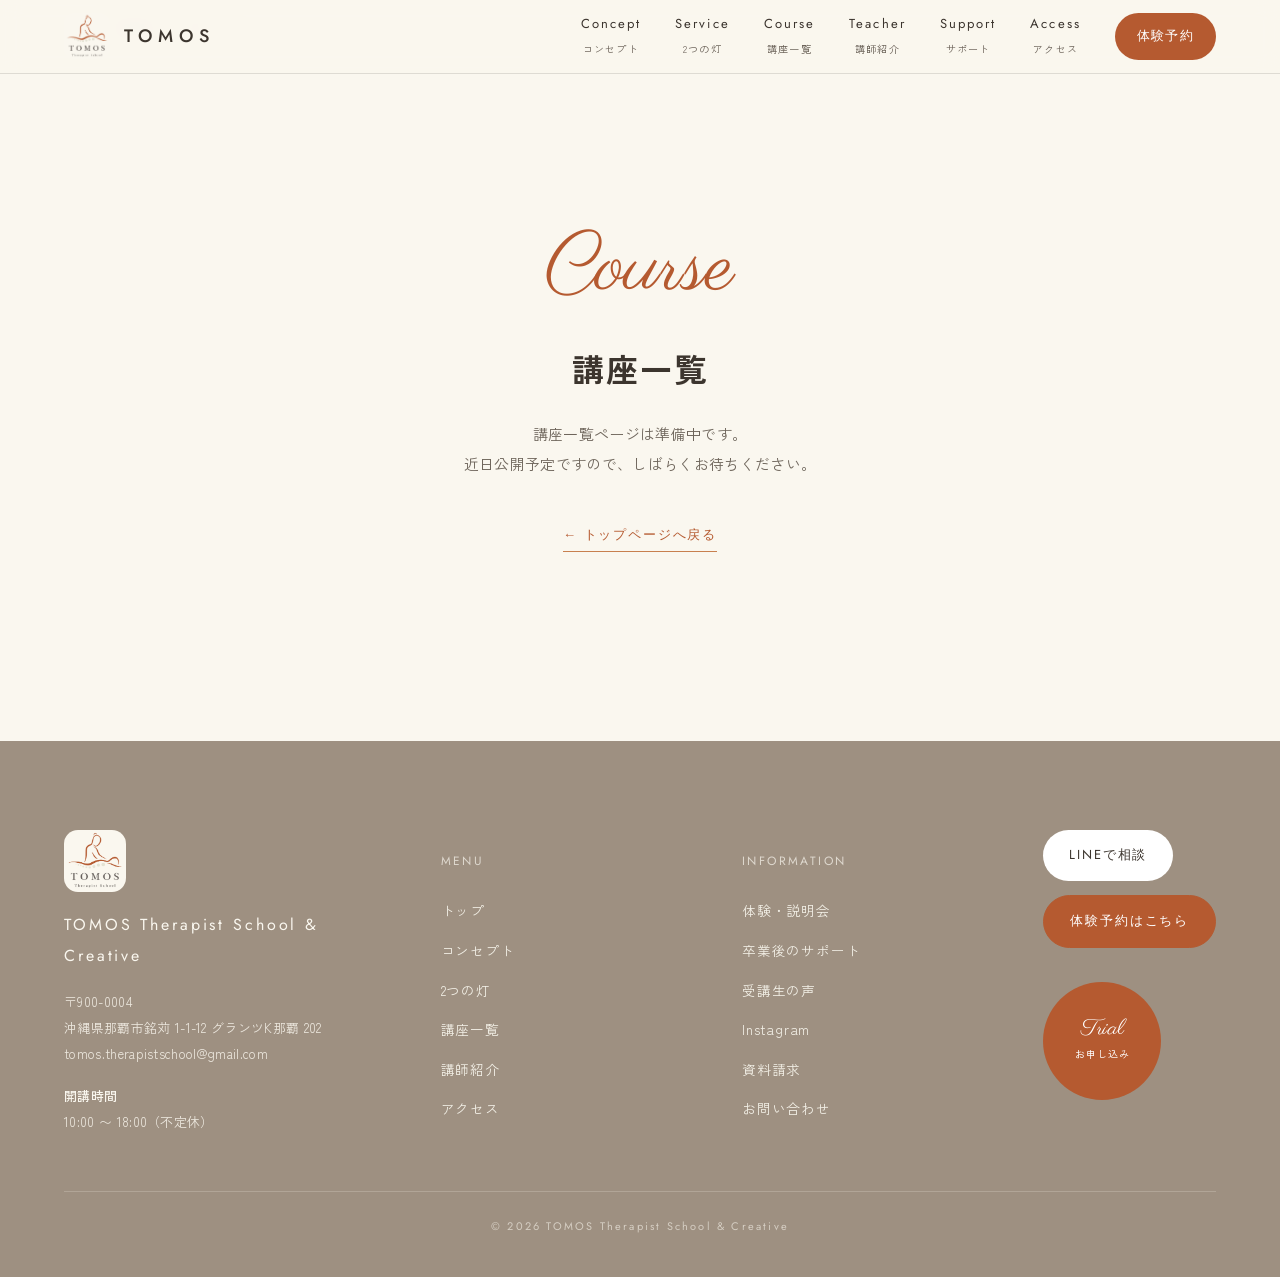
<file: design_sample_2/course.html>
<!DOCTYPE html>
<html lang="ja">
<head>
<meta charset="UTF-8">
<meta name="viewport" content="width=device-width, initial-scale=1.0">
<title>講座一覧｜TOMOS Therapist School</title>
<link rel="preconnect" href="https://fonts.googleapis.com">
<link rel="preconnect" href="https://fonts.gstatic.com" crossorigin>
<link href="https://fonts.googleapis.com/css2?family=Jost:wght@300;400;500;600&family=Parisienne&family=Zen+Kaku+Gothic+New:wght@300;400;500;700&display=swap" rel="stylesheet">
<link rel="stylesheet" href="style.css">
<style>
  .coming-section {
    min-height: calc(100vh - 200px);
    display: flex;
    align-items: center;
    justify-content: center;
    padding: clamp(80px, 12vw, 160px) var(--pad-x);
  }
  .coming-inner {
    text-align: center;
    max-width: 560px;
  }
  .coming-inner .script {
    font-size: clamp(48px, 7vw, 80px);
    color: var(--terra);
    display: block;
    line-height: 1;
  }
  .coming-inner h1 {
    margin-top: 28px;
    font-size: clamp(22px, 3vw, 32px);
    font-weight: 700;
    letter-spacing: .06em;
    color: var(--ink);
  }
  .coming-inner p {
    margin-top: 20px;
    font-size: 15px;
    color: var(--ink-soft);
    line-height: 2;
  }
  .coming-inner .back-link {
    display: inline-flex;
    align-items: center;
    gap: 8px;
    margin-top: 44px;
    font-family: "Jost", sans-serif;
    font-size: 13px;
    letter-spacing: .14em;
    color: var(--terra);
    border-bottom: 1px solid var(--terra-soft);
    padding-bottom: 3px;
    transition: color .2s;
  }
  .coming-inner .back-link:hover { color: var(--terra-deep); }
</style>
</head>
<body class="subpage">

<!-- ============ HEADER ============ -->
<header class="header solid" id="header">
  <a class="brand" href="index.html">
    <img src="assets/logo.png" alt="TOMOS">
    <span class="bname">TOMOS</span>
  </a>
  <nav class="nav" id="nav">
    <a href="index.html#concept" class="en">Concept<span class="jp">コンセプト</span></a>
    <a href="index.html#course" class="en">Service<span class="jp">2つの灯</span></a>
    <a href="course.html" class="en" aria-current="page">Course<span class="jp">講座一覧</span></a>
    <a href="index.html#teacher" class="en">Teacher<span class="jp">講師紹介</span></a>
    <a href="index.html#support" class="en">Support<span class="jp">サポート</span></a>
    <a href="index.html#access" class="en">Access<span class="jp">アクセス</span></a>
    <a href="index.html#trial" class="en nav-cta">体験予約</a>
  </nav>
  <button class="menu-btn" id="menuBtn" aria-label="menu"><span></span><span></span><span></span></button>
</header>

<main>
  <nav class="crumb">
    <a href="index.html">HOME</a><span>/</span><span>講座一覧</span>
  </nav>

  <section class="coming-section">
    <div class="coming-inner">
      <span class="script">Course</span>
      <h1>講座一覧</h1>
      <p>講座一覧ページは準備中です。<br>近日公開予定ですので、しばらくお待ちください。</p>
      <a class="back-link" href="index.html">← トップページへ戻る</a>
    </div>
  </section>
</main>

<!-- ============ FOOTER ============ -->
<footer class="footer">
  <div class="f-grid">
    <div class="f-brand">
      <img src="assets/logo.png" alt="TOMOS">
      <p class="fb-name en">TOMOS Therapist School &amp; Creative</p>
      <p class="addr">
        〒900-0004<br>
        沖縄県那覇市銘苅 1-1-12 グランツK那覇 202<br>
        tomos.therapistschool@gmail.com<br>
        <span class="lbl">開講時間</span>
        10:00 〜 18:00（不定休）
      </p>
    </div>
    <div class="fcol">
      <h5>MENU</h5>
      <a href="index.html#top">トップ</a>
      <a href="index.html#concept">コンセプト</a>
      <a href="index.html#course">2つの灯</a>
      <a href="course.html">講座一覧</a>
      <a href="index.html#teacher">講師紹介</a>
      <a href="index.html#access">アクセス</a>
    </div>
    <div class="fcol">
      <h5>INFORMATION</h5>
      <a href="index.html#trial">体験・説明会</a>
      <a href="index.html#support">卒業後のサポート</a>
      <a href="index.html#voice">受講生の声</a>
      <a href="index.html#instagram">Instagram</a>
      <a href="#">資料請求</a>
      <a href="#">お問い合わせ</a>
    </div>
    <div class="f-act">
      <a class="btn btn-line" href="#">LINEで相談</a>
      <a class="btn btn-fill" href="index.html#trial">体験予約はこちら</a>
      <div class="badge">
        <span class="script">Trial</span>
        <small>お申し込み</small>
      </div>
    </div>
  </div>
  <p class="copy en">© 2026 TOMOS Therapist School &amp; Creative</p>
</footer>

<!-- ============ STICKY CTA (mobile) ============ -->
<div class="sticky-cta">
  <a class="sc-line" href="#">LINE相談</a>
  <a class="sc-mail" href="mailto:tomos.therapistschool@gmail.com">メール</a>
  <a class="sc-trial" href="index.html#trial">体験予約</a>
</div>

<script>
  const header = document.getElementById('header');
  window.addEventListener('scroll', () => {
    header.style.boxShadow = window.scrollY > 20
      ? '0 4px 24px rgba(60,53,46,.10)'
      : '';
  }, {passive: true});

  const nav = document.getElementById('nav');
  const menuBtn = document.getElementById('menuBtn');
  menuBtn.addEventListener('click', () => nav.classList.toggle('open'));
  nav.querySelectorAll('a').forEach(a => a.addEventListener('click', () => nav.classList.remove('open')));
</script>

</body>
</html>
</file>
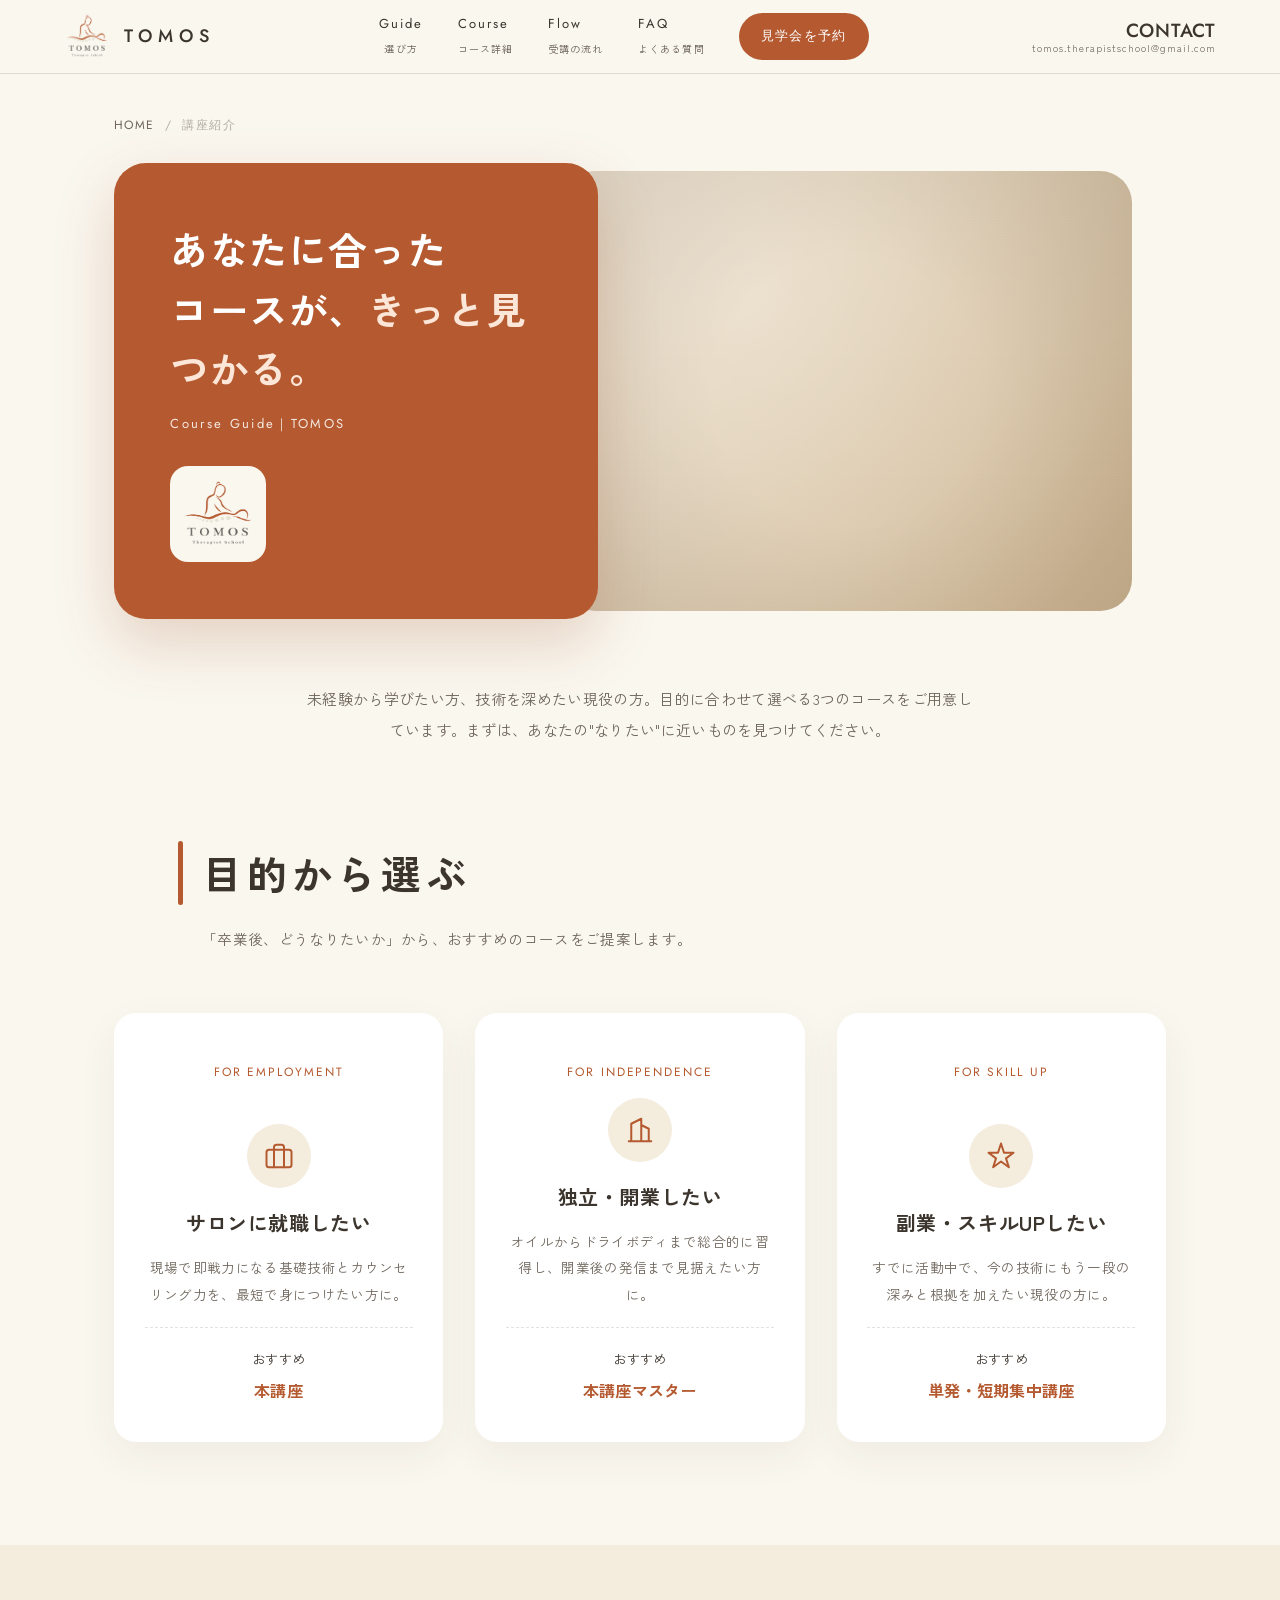
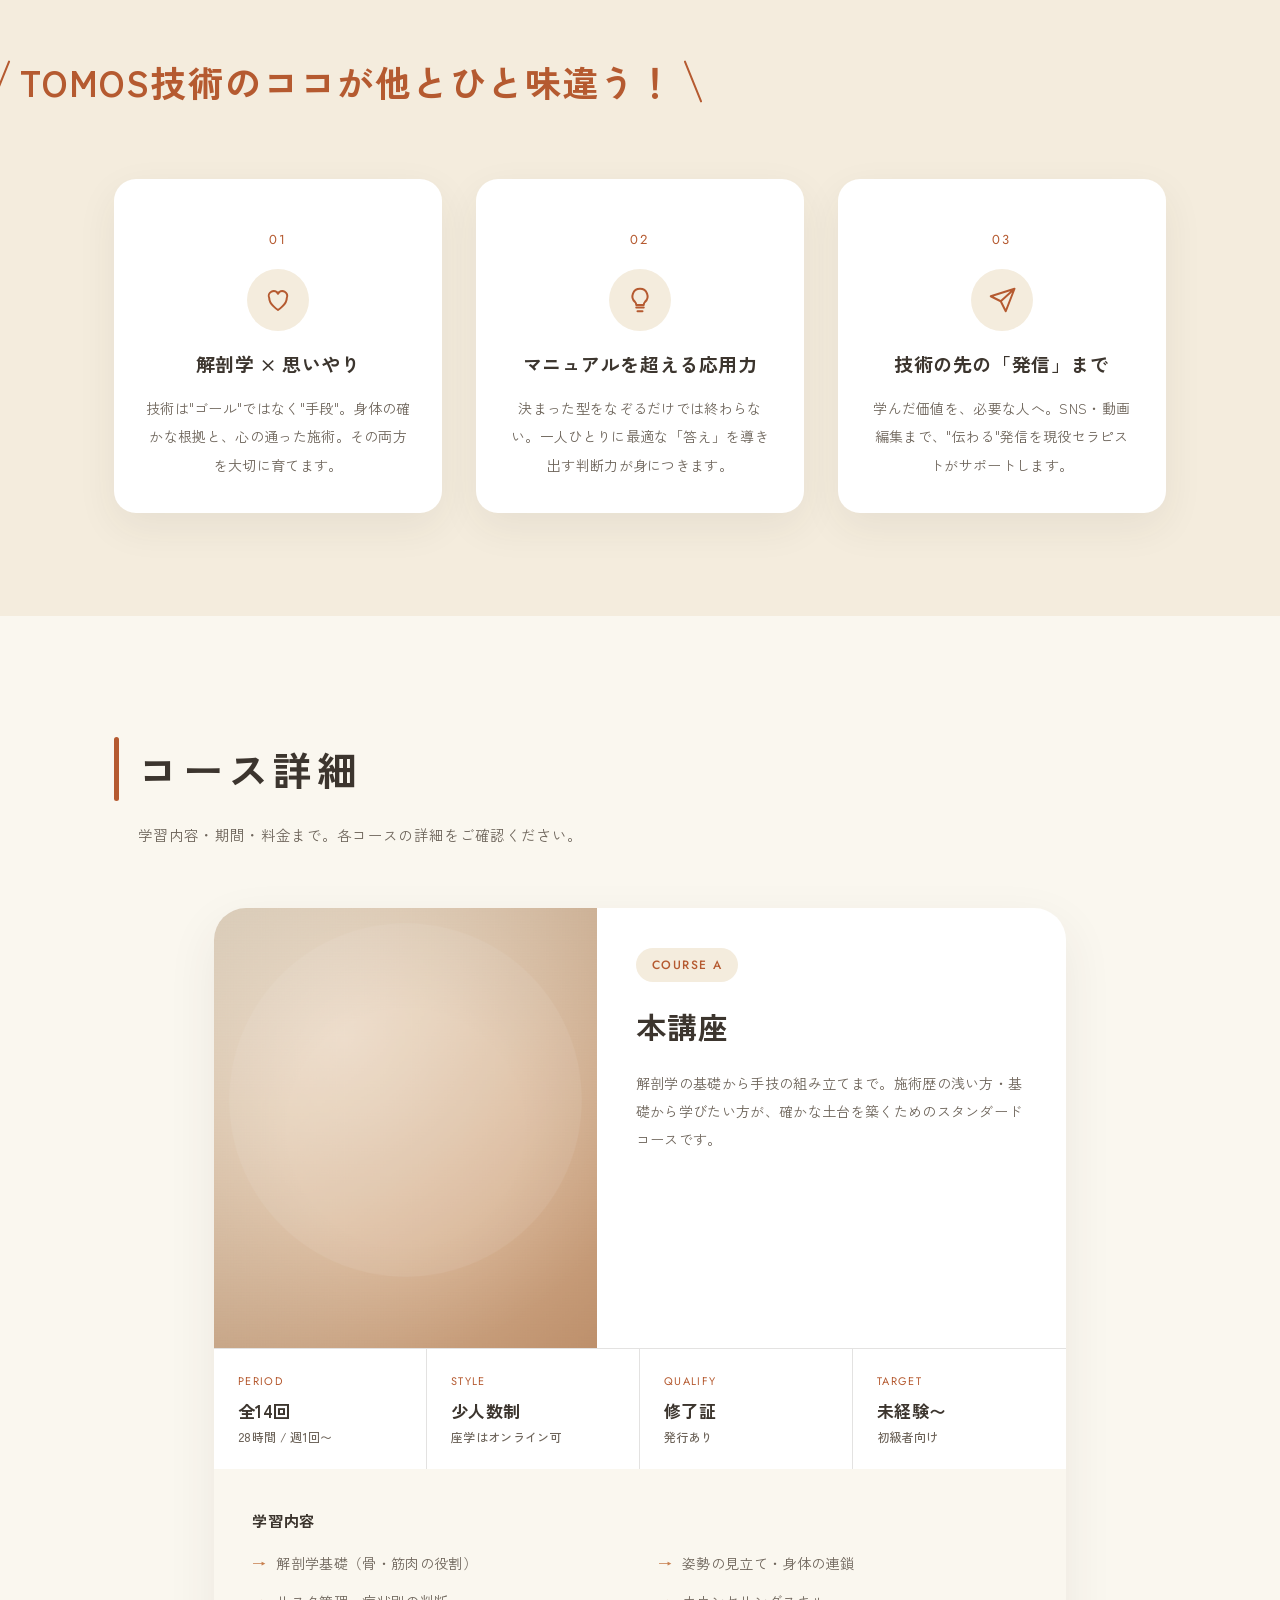
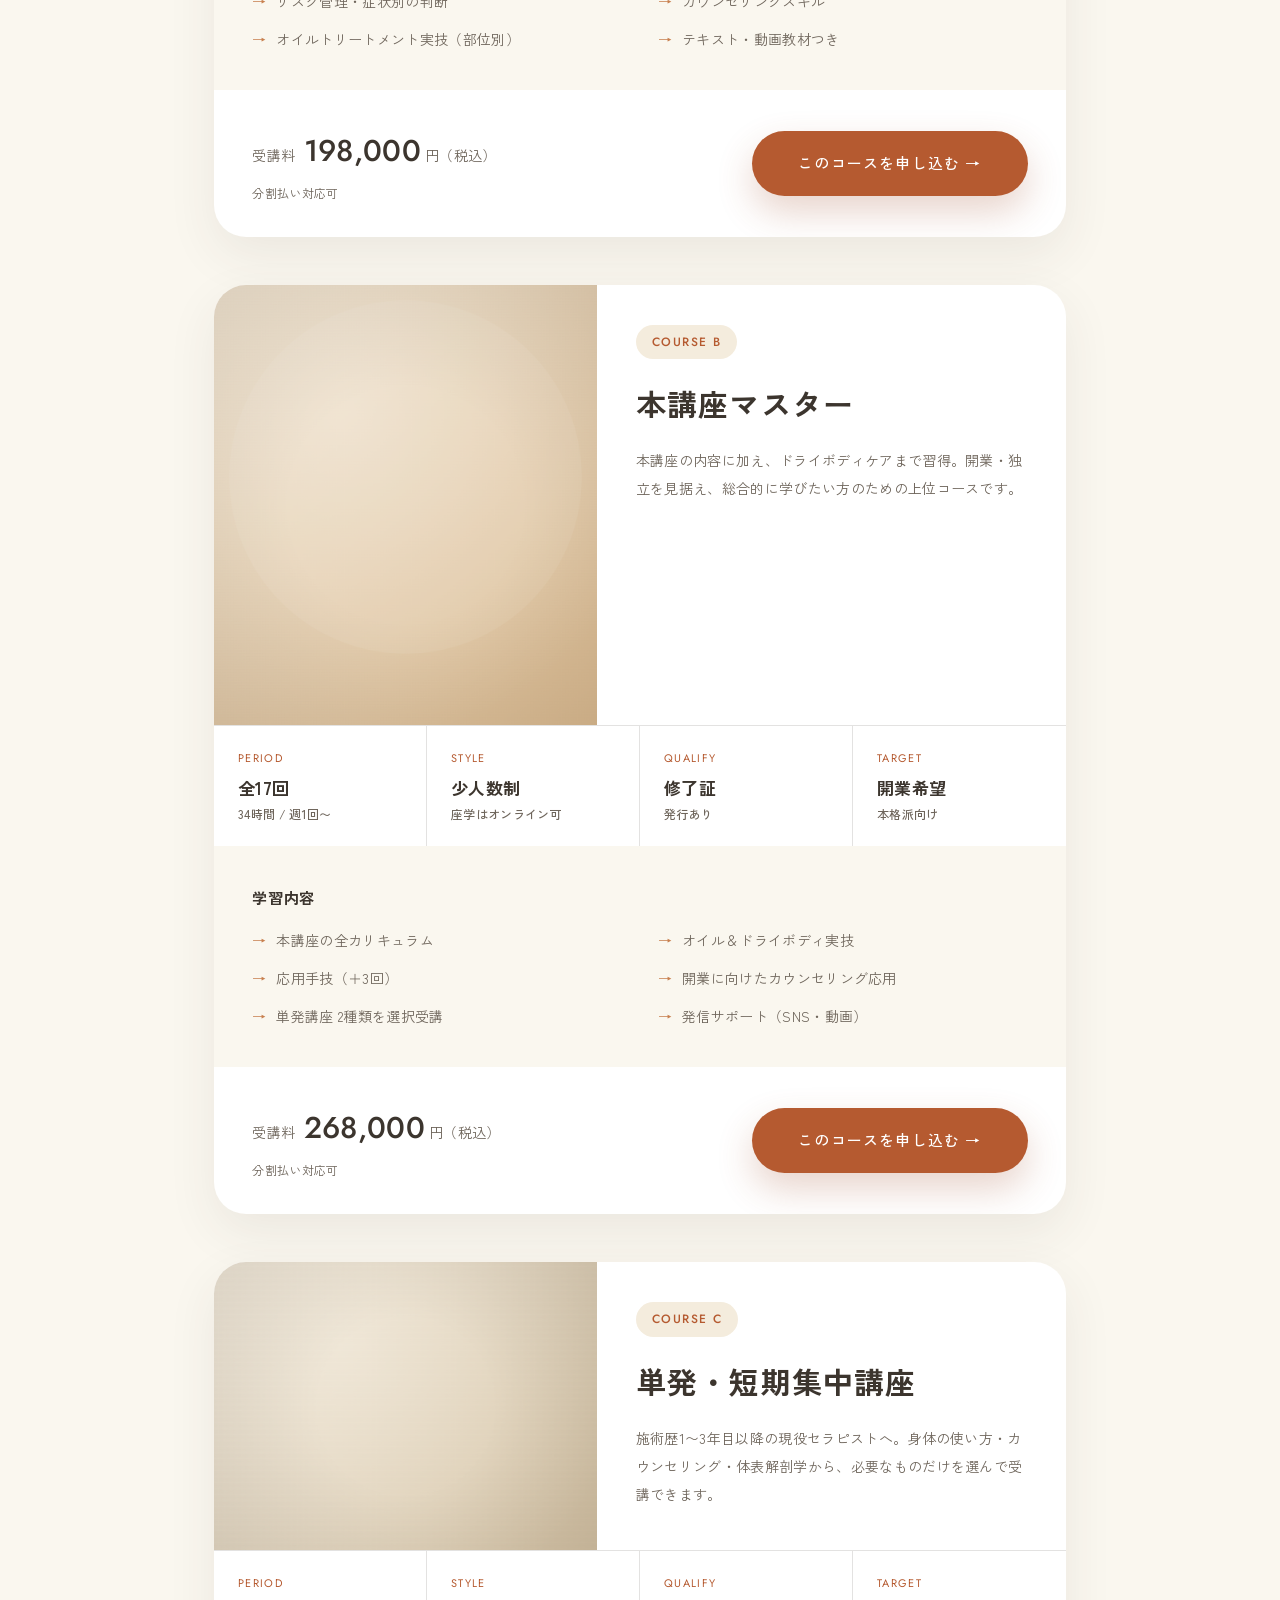
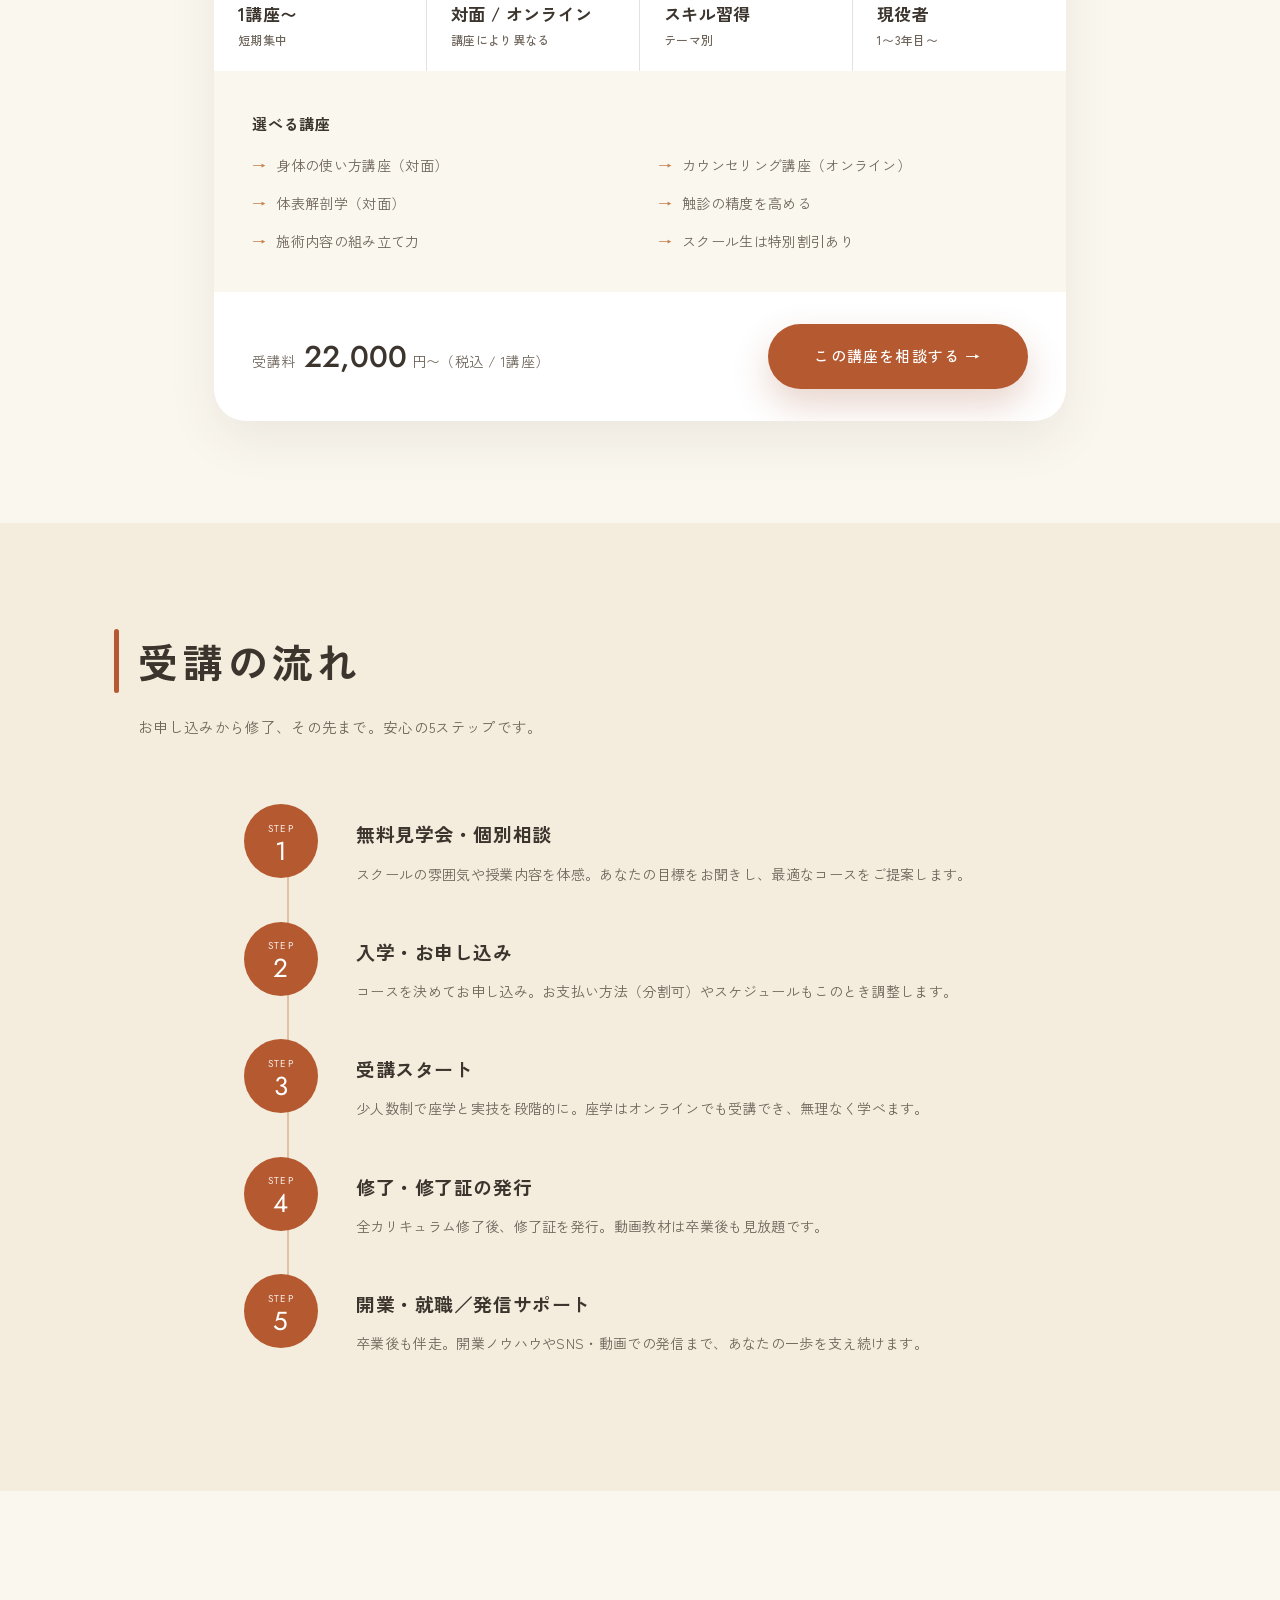
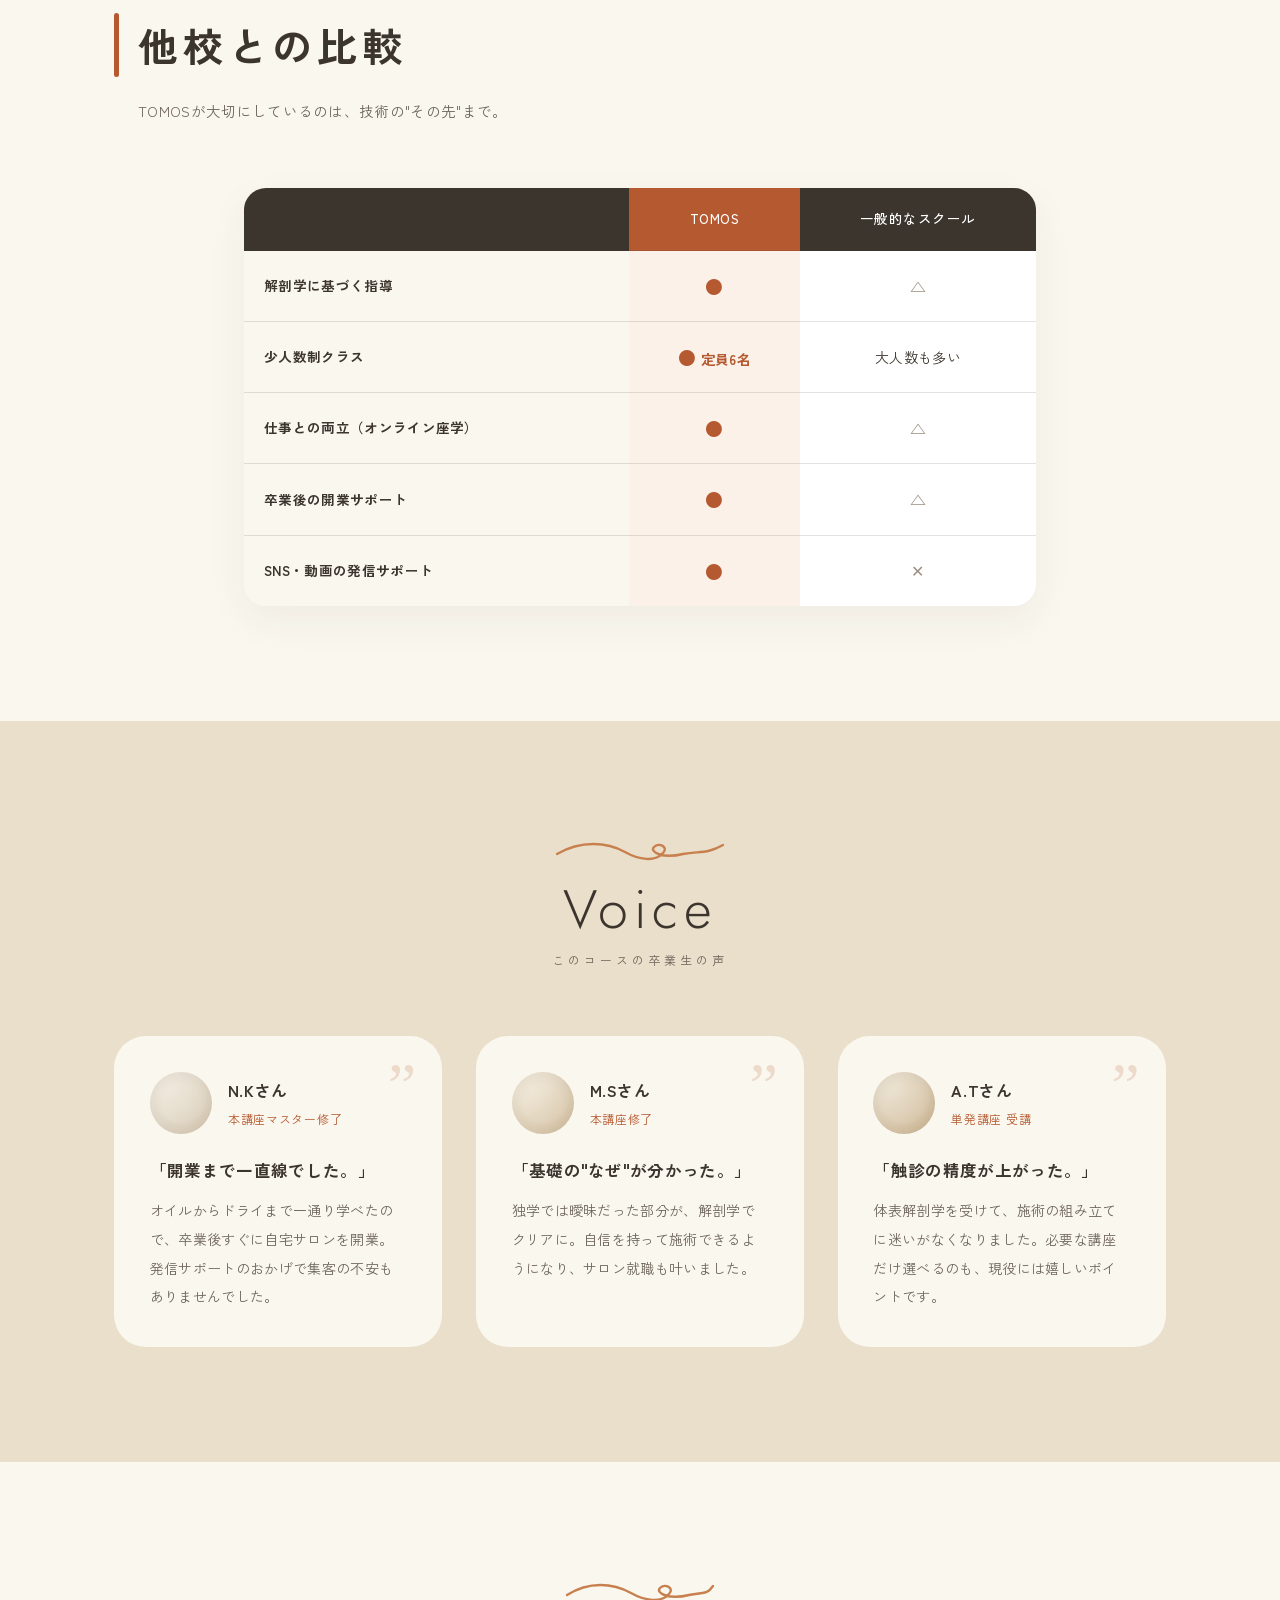
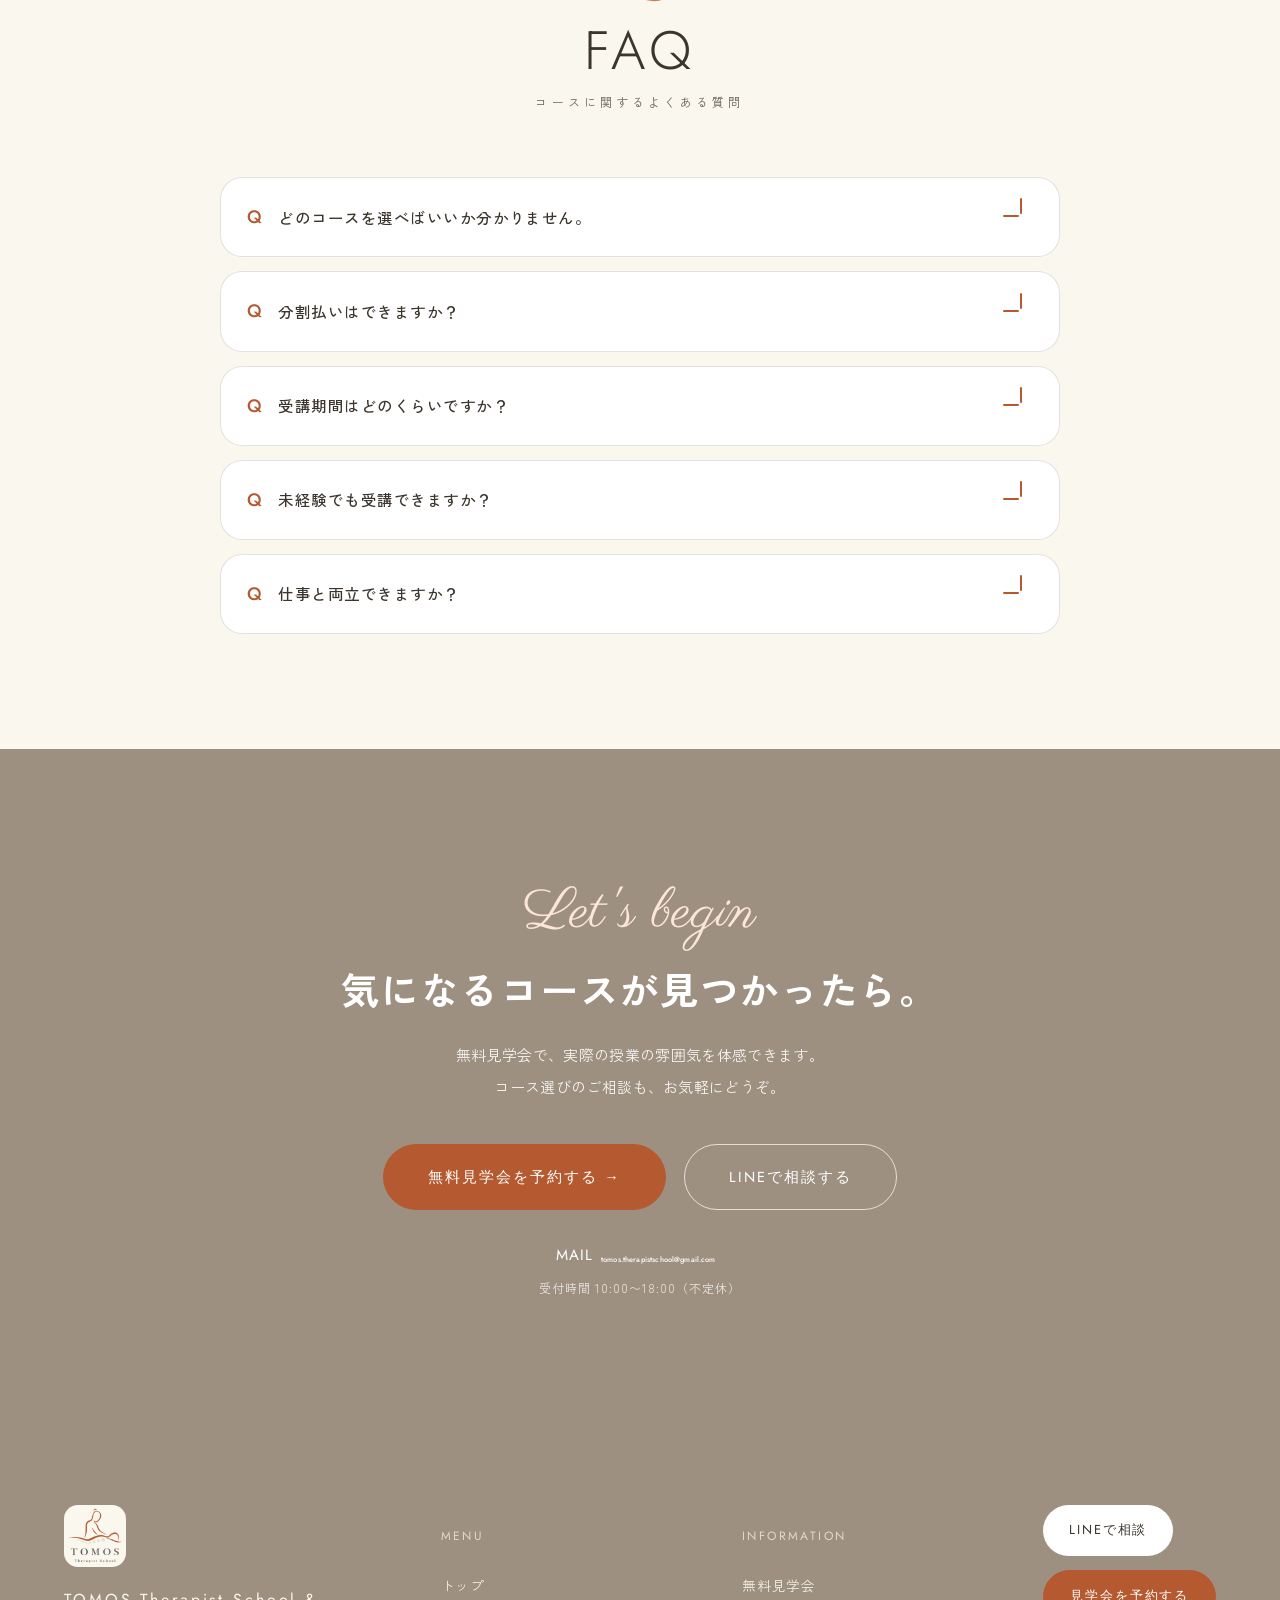
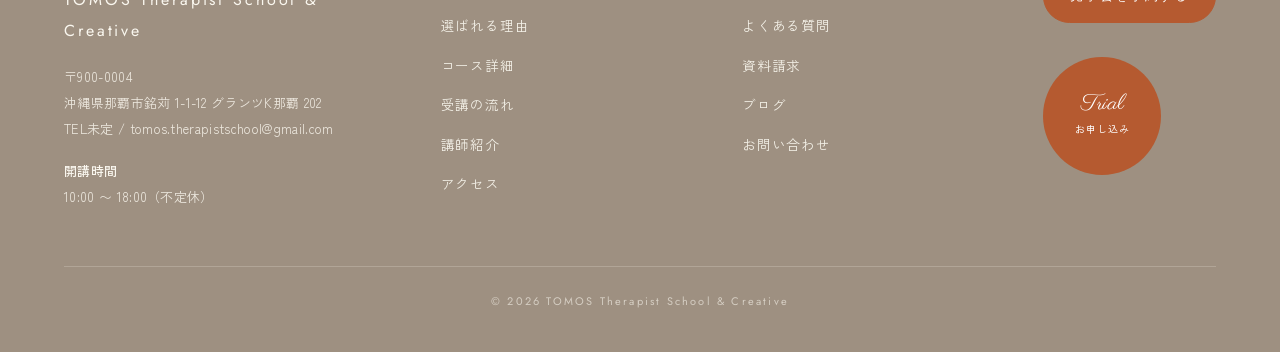
<file: design_sample_2/school_menu_new.html>
<!DOCTYPE html>
<html lang="ja"><head>
<meta charset="UTF-8">
<meta name="viewport" content="width=device-width, initial-scale=1.0">
<title>講座紹介｜TOMOS Therapist School</title>
<link rel="preconnect" href="https://fonts.googleapis.com">
<link rel="preconnect" href="https://fonts.gstatic.com" crossorigin>
<link href="https://fonts.googleapis.com/css2?family=Jost:wght@300;400;500;600&family=Parisienne&family=Zen+Kaku+Gothic+New:wght@300;400;500;700&display=swap" rel="stylesheet">
<link rel="stylesheet" href="style.css">
</head>
<body class="subpage" data-screen-label="講座紹介">

<!-- ============ HEADER ============ -->
<header class="header solid" id="header">
  <a class="brand" href="index.html">
    <img src="assets/logo.png" alt="TOMOS">
    <span class="bname">TOMOS</span>
  </a>
  <nav class="nav" id="nav">
    <a href="#guide" class="en">Guide<span class="jp">選び方</span></a>
    <a href="#courses" class="en">Course<span class="jp">コース詳細</span></a>
    <a href="#flow" class="en">Flow<span class="jp">受講の流れ</span></a>
    <a href="#faq" class="en">FAQ<span class="jp">よくある質問</span></a>
    <a href="#cta" class="en nav-cta">見学会を予約</a>
  </nav>
  <div class="head-contact">
    <a class="head-tel" href="mailto:tomos.therapistschool@gmail.com">
      <span class="ht-num en">CONTACT</span>
      <span class="ht-lbl">tomos.therapistschool@gmail.com</span>
    </a>
    <button class="menu-btn" id="menuBtn" aria-label="menu"><span></span><span></span><span></span></button>
  </div>
</header>

<main class="page-main">
  <nav class="crumb">
    <a href="index.html">HOME</a><span>/</span><span>講座紹介</span>
  </nav>

  <!-- ============ 01 FV・導入文 ============ -->
  <section class="page-hero" data-screen-label="FV">
    <div class="ph-panel reveal">
      <h1>あなたに合った<br>コースが、<span class="q">きっと見つかる。</span></h1>
      <p class="ph-en">Course Guide｜TOMOS</p>
      <div class="ph-logo-chip"><img src="assets/logo.png" alt="TOMOS"></div>
    </div>
    <div class="ph-img reveal">
      <div class="img-slot img-slot--rounded"><img src="assets/course-hero.png" alt=""></div>
    </div>
  </section>

  <p class="lead reveal" style="max-width:680px;margin:clamp(40px,5vw,64px) auto 0">未経験から学びたい方、技術を深めたい現役の方。目的に合わせて選べる3つのコースをご用意しています。まずは、あなたの"なりたい"に近いものを見つけてください。</p>

  <!-- ============ 02 コースの選び方ガイド ============ -->
  <section class="guide" id="guide" data-screen-label="選び方ガイド">
    <div class="sec-title reveal">
      <h2>目的から選ぶ</h2>
      <p class="st-sub">「卒業後、どうなりたいか」から、おすすめのコースをご提案します。</p>
    </div>
    <div class="guide-grid">
      <article class="guide-card reveal">
        <p class="g-goal">FOR EMPLOYMENT</p>
        <div class="g-icon"><svg viewBox="0 0 24 24" fill="none" stroke="currentColor" stroke-width="1.6" stroke-linecap="round" stroke-linejoin="round"><rect x="2" y="7" width="20" height="14" rx="2"></rect><path d="M16 21V5a2 2 0 0 0-2-2h-4a2 2 0 0 0-2 2v16"></path></svg></div>
        <h3>サロンに就職したい</h3>
        <p>現場で即戦力になる基礎技術とカウンセリング力を、最短で身につけたい方に。</p>
        <p class="g-rec">おすすめ<b>本講座</b></p>
      </article>
      <article class="guide-card reveal">
        <p class="g-goal">FOR INDEPENDENCE</p>
        <div class="g-icon"><svg viewBox="0 0 24 24" fill="none" stroke="currentColor" stroke-width="1.6" stroke-linecap="round" stroke-linejoin="round"><path d="M3 21h18M5 21V7l8-4v18M19 21V11l-6-3"></path></svg></div>
        <h3>独立・開業したい</h3>
        <p>オイルからドライボディまで総合的に習得し、開業後の発信まで見据えたい方に。</p>
        <p class="g-rec">おすすめ<b>本講座マスター</b></p>
      </article>
      <article class="guide-card reveal">
        <p class="g-goal">FOR SKILL UP</p>
        <div class="g-icon"><svg viewBox="0 0 24 24" fill="none" stroke="currentColor" stroke-width="1.6" stroke-linecap="round" stroke-linejoin="round"><path d="M12 2l2.4 7.4H22l-6 4.5 2.3 7.1-6.3-4.6L5.7 21 8 13.9 2 9.4h7.6z"></path></svg></div>
        <h3>副業・スキルUPしたい</h3>
        <p>すでに活動中で、今の技術にもう一段の深みと根拠を加えたい現役の方に。</p>
        <p class="g-rec">おすすめ<b>単発・短期集中講座</b></p>
      </article>
    </div>
  </section>

  <!-- ============ ＼TOMOS技術のココが他とひと味違う！／（必須） ============ -->
  <section class="diff">
    <p class="diff-title flourish reveal">TOMOS技術のココが他とひと味違う！</p>
    <div class="diff-grid">
      <article class="diff-card reveal">
        <p class="dc-num">01</p>
        <div class="dc-icon"><svg viewBox="0 0 24 24" fill="none" stroke="currentColor" stroke-width="1.6" stroke-linecap="round" stroke-linejoin="round"><path d="M12 20s-7-4.5-7-9.5A3.5 3.5 0 0 1 12 7a3.5 3.5 0 0 1 7 3.5C19 15.5 12 20 12 20z"></path></svg></div>
        <h4>解剖学 × 思いやり</h4>
        <p>技術は"ゴール"ではなく"手段"。身体の確かな根拠と、心の通った施術。その両方を大切に育てます。</p>
      </article>
      <article class="diff-card reveal">
        <p class="dc-num">02</p>
        <div class="dc-icon"><svg viewBox="0 0 24 24" fill="none" stroke="currentColor" stroke-width="1.6" stroke-linecap="round" stroke-linejoin="round"><path d="M9 18h6M10 21h4M12 3a6 6 0 0 0-4 10.5c.7.7 1 1.2 1 2.5h6c0-1.3.3-1.8 1-2.5A6 6 0 0 0 12 3z"></path></svg></div>
        <h4>マニュアルを超える応用力</h4>
        <p>決まった型をなぞるだけでは終わらない。一人ひとりに最適な「答え」を導き出す判断力が身につきます。</p>
      </article>
      <article class="diff-card reveal">
        <p class="dc-num">03</p>
        <div class="dc-icon"><svg viewBox="0 0 24 24" fill="none" stroke="currentColor" stroke-width="1.6" stroke-linecap="round" stroke-linejoin="round"><path d="M22 3 11 13M22 3l-7 18-4-8-8-4 19-6z"></path></svg></div>
        <h4>技術の先の「発信」まで</h4>
        <p>学んだ価値を、必要な人へ。SNS・動画編集まで、"伝わる"発信を現役セラピストがサポートします。</p>
      </article>
    </div>
  </section>

  <!-- ============ 03-05 コース詳細 ============ -->
  <section class="sec" id="courses" style="padding-bottom:0" data-screen-label="コース詳細">
    <div class="sec-title reveal">
      <h2>コース詳細</h2>
      <p class="st-sub">学習内容・期間・料金まで。各コースの詳細をご確認ください。</p>
    </div>

    <div class="cdetail" style="margin-top:clamp(40px,5vw,60px)">
      <!-- Course A -->
      <article class="cd-card reveal">
        <div class="cd-top">
          <div class="cd-img"><div class="img-slot"><img src="assets/course-a.png" alt=""></div></div>
          <div class="cd-intro">
            <span class="cd-badge">COURSE A</span>
            <h3>本講座</h3>
            <p class="cd-lead">解剖学の基礎から手技の組み立てまで。施術歴の浅い方・基礎から学びたい方が、確かな土台を築くためのスタンダードコースです。</p>
          </div>
        </div>
        <div class="cd-spec">
          <div class="sp"><p class="sp-k">PERIOD</p><p class="sp-v">全14回<br><small>28時間 / 週1回〜</small></p></div>
          <div class="sp"><p class="sp-k">STYLE</p><p class="sp-v">少人数制<br><small>座学はオンライン可</small></p></div>
          <div class="sp"><p class="sp-k">QUALIFY</p><p class="sp-v">修了証<br><small>発行あり</small></p></div>
          <div class="sp"><p class="sp-k">TARGET</p><p class="sp-v">未経験〜<br><small>初級者向け</small></p></div>
        </div>
        <div class="cd-learn">
          <p class="cl-head">学習内容</p>
          <li>解剖学基礎（骨・筋肉の役割）</li>
          <li>姿勢の見立て・身体の連鎖</li>
          <li>リスク管理・症状別の判断</li>
          <li>カウンセリングスキル</li>
          <li>オイルトリートメント実技（部位別）</li>
          <li>テキスト・動画教材つき</li>
        </div>
        <div class="cd-foot">
          <p class="cd-price">受講料 <b>198,000</b>円（税込）<br><span style="font-size:12px">分割払い対応可</span></p>
          <a class="cta-btn" href="#cta">このコースを申し込む →</a>
        </div>
      </article>

      <!-- Course B -->
      <article class="cd-card reveal">
        <div class="cd-top">
          <div class="cd-img"><div class="img-slot"><img src="assets/course-b.png" alt=""></div></div>
          <div class="cd-intro">
            <span class="cd-badge">COURSE B</span>
            <h3>本講座マスター</h3>
            <p class="cd-lead">本講座の内容に加え、ドライボディケアまで習得。開業・独立を見据え、総合的に学びたい方のための上位コースです。</p>
          </div>
        </div>
        <div class="cd-spec">
          <div class="sp"><p class="sp-k">PERIOD</p><p class="sp-v">全17回<br><small>34時間 / 週1回〜</small></p></div>
          <div class="sp"><p class="sp-k">STYLE</p><p class="sp-v">少人数制<br><small>座学はオンライン可</small></p></div>
          <div class="sp"><p class="sp-k">QUALIFY</p><p class="sp-v">修了証<br><small>発行あり</small></p></div>
          <div class="sp"><p class="sp-k">TARGET</p><p class="sp-v">開業希望<br><small>本格派向け</small></p></div>
        </div>
        <div class="cd-learn">
          <p class="cl-head">学習内容</p>
          <li>本講座の全カリキュラム</li>
          <li>オイル＆ドライボディ実技</li>
          <li>応用手技（＋3回）</li>
          <li>開業に向けたカウンセリング応用</li>
          <li>単発講座 2種類を選択受講</li>
          <li>発信サポート（SNS・動画）</li>
        </div>
        <div class="cd-foot">
          <p class="cd-price">受講料 <b>268,000</b>円（税込）<br><span style="font-size:12px">分割払い対応可</span></p>
          <a class="cta-btn" href="#cta">このコースを申し込む →</a>
        </div>
      </article>

      <!-- Course C -->
      <article class="cd-card reveal">
        <div class="cd-top">
          <div class="cd-img"><div class="img-slot"><img src="assets/course-c.png" alt=""></div></div>
          <div class="cd-intro">
            <span class="cd-badge">COURSE C</span>
            <h3>単発・短期集中講座</h3>
            <p class="cd-lead">施術歴1〜3年目以降の現役セラピストへ。身体の使い方・カウンセリング・体表解剖学から、必要なものだけを選んで受講できます。</p>
          </div>
        </div>
        <div class="cd-spec">
          <div class="sp"><p class="sp-k">PERIOD</p><p class="sp-v">1講座〜<br><small>短期集中</small></p></div>
          <div class="sp"><p class="sp-k">STYLE</p><p class="sp-v">対面 / オンライン<br><small>講座により異なる</small></p></div>
          <div class="sp"><p class="sp-k">QUALIFY</p><p class="sp-v">スキル習得<br><small>テーマ別</small></p></div>
          <div class="sp"><p class="sp-k">TARGET</p><p class="sp-v">現役者<br><small>1〜3年目〜</small></p></div>
        </div>
        <div class="cd-learn">
          <p class="cl-head">選べる講座</p>
          <li>身体の使い方講座（対面）</li>
          <li>カウンセリング講座（オンライン）</li>
          <li>体表解剖学（対面）</li>
          <li>触診の精度を高める</li>
          <li>施術内容の組み立て力</li>
          <li>スクール生は特別割引あり</li>
        </div>
        <div class="cd-foot">
          <p class="cd-price">受講料 <b>22,000</b>円〜（税込 / 1講座）</p>
          <a class="cta-btn" href="#cta">この講座を相談する →</a>
        </div>
      </article>
    </div>
  </section>

  <!-- ============ 06 受講の流れ ============ -->
  <section class="flow" id="flow" data-screen-label="受講の流れ">
    <div class="sec-title reveal">
      <h2>受講の流れ</h2>
      <p class="st-sub">お申し込みから修了、その先まで。安心の5ステップです。</p>
    </div>
    <div class="flow-steps">
      <div class="fstep reveal"><div class="fs-no"><span class="en">STEP</span><b>1</b></div><div class="fs-body"><h4>無料見学会・個別相談</h4><p>スクールの雰囲気や授業内容を体感。あなたの目標をお聞きし、最適なコースをご提案します。</p></div></div>
      <div class="fstep reveal"><div class="fs-no"><span class="en">STEP</span><b>2</b></div><div class="fs-body"><h4>入学・お申し込み</h4><p>コースを決めてお申し込み。お支払い方法（分割可）やスケジュールもこのとき調整します。</p></div></div>
      <div class="fstep reveal"><div class="fs-no"><span class="en">STEP</span><b>3</b></div><div class="fs-body"><h4>受講スタート</h4><p>少人数制で座学と実技を段階的に。座学はオンラインでも受講でき、無理なく学べます。</p></div></div>
      <div class="fstep reveal"><div class="fs-no"><span class="en">STEP</span><b>4</b></div><div class="fs-body"><h4>修了・修了証の発行</h4><p>全カリキュラム修了後、修了証を発行。動画教材は卒業後も見放題です。</p></div></div>
      <div class="fstep reveal"><div class="fs-no"><span class="en">STEP</span><b>5</b></div><div class="fs-body"><h4>開業・就職／発信サポート</h4><p>卒業後も伴走。開業ノウハウやSNS・動画での発信まで、あなたの一歩を支え続けます。</p></div></div>
    </div>
  </section>

  <!-- ============ 07 他校との比較表 ============ -->
  <section class="sec" data-screen-label="比較表">
    <div class="sec-title reveal">
      <h2>他校との比較</h2>
      <p class="st-sub">TOMOSが大切にしているのは、技術の"その先"まで。</p>
    </div>
    <div class="compare reveal">
      <table class="cmp-table">
        <thead>
          <tr><th></th><th class="tomos">TOMOS</th><th>一般的なスクール</th></tr>
        </thead>
        <tbody>
          <tr><th>解剖学に基づく指導</th><td class="tomos"><span class="ok">●</span></td><td><span class="no">△</span></td></tr>
          <tr><th>少人数制クラス</th><td class="tomos"><span class="ok">●</span> 定員6名</td><td>大人数も多い</td></tr>
          <tr><th>仕事との両立（オンライン座学）</th><td class="tomos"><span class="ok">●</span></td><td><span class="no">△</span></td></tr>
          <tr><th>卒業後の開業サポート</th><td class="tomos"><span class="ok">●</span></td><td><span class="no">△</span></td></tr>
          <tr><th>SNS・動画の発信サポート</th><td class="tomos"><span class="ok">●</span></td><td><span class="no">✕</span></td></tr>
        </tbody>
      </table>
    </div>
  </section>

  <!-- ============ 08 このコースの卒業生の声 ============ -->
  <section class="sec voices" data-screen-label="卒業生の声">
    <div class="wrap">
      <div class="sec-head reveal">
        <svg class="squiggle" width="170" height="30" viewBox="0 0 170 30" fill="none"><path d="M2 18 C 26 4, 52 6, 70 16 C 84 24, 100 26, 108 17 C 114 11, 104 6, 99 11 C 94 16, 108 23, 128 18 C 146 15, 152 18, 168 9"></path></svg>
        <h2 class="en-title">Voice</h2>
        <p class="jp-sub">このコースの卒業生の声</p>
      </div>
      <div class="v-grid">
        <article class="v-card reveal">
          <span class="v-quote">”</span>
          <div class="v-head"><div class="img-slot img-slot--circle"><img src="assets/voice-01.png" alt=""></div><div><p class="v-name">N.Kさん</p><p class="v-meta">本講座マスター修了</p></div></div>
          <p class="v-title">「開業まで一直線でした。」</p>
          <p class="v-body">オイルからドライまで一通り学べたので、卒業後すぐに自宅サロンを開業。発信サポートのおかげで集客の不安もありませんでした。</p>
        </article>
        <article class="v-card reveal">
          <span class="v-quote">”</span>
          <div class="v-head"><div class="img-slot img-slot--circle"><img src="assets/voice-02.png" alt=""></div><div><p class="v-name">M.Sさん</p><p class="v-meta">本講座修了</p></div></div>
          <p class="v-title">「基礎の"なぜ"が分かった。」</p>
          <p class="v-body">独学では曖昧だった部分が、解剖学でクリアに。自信を持って施術できるようになり、サロン就職も叶いました。</p>
        </article>
        <article class="v-card reveal">
          <span class="v-quote">”</span>
          <div class="v-head"><div class="img-slot img-slot--circle"><img src="assets/voice-03.png" alt=""></div><div><p class="v-name">A.Tさん</p><p class="v-meta">単発講座 受講</p></div></div>
          <p class="v-title">「触診の精度が上がった。」</p>
          <p class="v-body">体表解剖学を受けて、施術の組み立てに迷いがなくなりました。必要な講座だけ選べるのも、現役には嬉しいポイントです。</p>
        </article>
      </div>
    </div>
  </section>

  <!-- ============ 09 コースに関するFAQ ============ -->
  <section class="sec faq" id="faq" data-screen-label="FAQ">
    <div class="wrap">
      <div class="sec-head reveal">
        <svg class="squiggle" width="150" height="30" viewBox="0 0 150 30" fill="none"><path d="M2 18 C 24 4, 48 6, 66 16 C 80 24, 96 26, 104 17 C 110 11, 100 6, 95 11 C 90 16, 104 23, 124 18 C 138 15, 142 18, 148 9"></path></svg>
        <h2 class="en-title">FAQ</h2>
        <p class="jp-sub">コースに関するよくある質問</p>
      </div>
      <div class="faq-list reveal">
        <details class="faq-item"><summary><span class="q en">Q</span>どのコースを選べばいいか分かりません。<span class="ic"></span></summary><p class="faq-a">「卒業後どうなりたいか」を軸に、無料見学会・個別相談で最適なコースをご提案します。まずはお気軽にご相談ください。</p></details>
        <details class="faq-item"><summary><span class="q en">Q</span>分割払いはできますか？<span class="ic"></span></summary><p class="faq-a">はい、各コースとも分割払いに対応しています。回数や金額は個別にご相談いただけます。</p></details>
        <details class="faq-item"><summary><span class="q en">Q</span>受講期間はどのくらいですか？<span class="ic"></span></summary><p class="faq-a">本講座は全14回（28時間）、本講座マスターは全17回（34時間）が目安です。週1回〜、ご都合に合わせて調整できます。</p></details>
        <details class="faq-item"><summary><span class="q en">Q</span>未経験でも受講できますか？<span class="ic"></span></summary><p class="faq-a">本講座・本講座マスターは未経験の方を想定したカリキュラムです。基礎から段階的に学べるのでご安心ください。</p></details>
        <details class="faq-item"><summary><span class="q en">Q</span>仕事と両立できますか？<span class="ic"></span></summary><p class="faq-a">座学はオンライン受講が可能で、週1回ペースから通えます。お仕事や家庭と両立しながら学ぶ受講生も多くいます。</p></details>
      </div>
    </div>
  </section>

  <!-- ============ 最終CTA ============ -->
  <section class="final-cta" id="cta" data-screen-label="Final CTA">
    <p class="fc-en reveal">Let's begin</p>
    <h2 class="reveal">気になるコースが見つかったら。</h2>
    <p class="reveal">無料見学会で、実際の授業の雰囲気を体感できます。<br>コース選びのご相談も、お気軽にどうぞ。</p>
    <div class="fc-btns reveal">
      <a class="btn btn-fill" href="#">無料見学会を予約する →</a>
      <a class="btn btn-outline" href="#">LINEで相談する</a>
    </div>
    <p class="fc-tel reveal en">MAIL<b style="font-size:.5em;letter-spacing:.02em">tomos.therapistschool@gmail.com</b><small>受付時間 10:00〜18:00（不定休）</small></p>
  </section>
</main>

<!-- ============ FOOTER ============ -->
<footer class="footer">
  <div class="f-grid">
    <div class="f-brand">
      <img src="assets/logo.png" alt="TOMOS">
      <p class="fb-name en">TOMOS Therapist School &amp; Creative</p>
      <p class="addr">
        〒900-0004<br>
        沖縄県那覇市銘苅 1-1-12 グランツK那覇 202<br>
        TEL未定 / tomos.therapistschool@gmail.com<br>
        <span class="lbl">開講時間</span>
        10:00 〜 18:00（不定休）
      </p>
    </div>
    <div class="fcol">
      <h5>MENU</h5>
      <a href="index.html#top">トップ</a>
      <a href="index.html#course">選ばれる理由</a>
      <a href="#courses">コース詳細</a>
      <a href="#flow">受講の流れ</a>
      <a href="index.html#teacher">講師紹介</a>
      <a href="index.html#access">アクセス</a>
    </div>
    <div class="fcol">
      <h5>INFORMATION</h5>
      <a href="#cta">無料見学会</a>
      <a href="#faq">よくある質問</a>
      <a href="#">資料請求</a>
      <a href="#">ブログ</a>
      <a href="#">お問い合わせ</a>
    </div>
    <div class="f-act">
      <a class="btn btn-line" href="#">LINEで相談</a>
      <a class="btn btn-fill" href="#cta">見学会を予約する</a>
      <div class="badge">
        <span class="script">Trial</span>
        <small>お申し込み</small>
      </div>
    </div>
  </div>
  <p class="copy en">© 2026 TOMOS Therapist School &amp; Creative</p>
</footer>

<!-- ============ STICKY MOBILE CTA ============ -->
<div class="sticky-cta">
  <a class="sc-resv" href="#cta"><svg viewBox="0 0 24 24" fill="none" stroke="currentColor" stroke-width="1.8" stroke-linecap="round" stroke-linejoin="round"><rect x="3" y="4" width="18" height="18" rx="2"></rect><path d="M16 2v4M8 2v4M3 10h18"></path></svg>見学会予約</a>
  <a class="sc-line" href="#"><svg viewBox="0 0 24 24" fill="none" stroke="currentColor" stroke-width="1.8" stroke-linecap="round" stroke-linejoin="round"><path d="M21 11.5a8.38 8.38 0 0 1-8.5 8.5 9 9 0 0 1-3.8-.8L3 21l1.9-5a8.5 8.5 0 0 1-.9-3.5C4 7 7.8 3 12.5 3S21 7 21 11.5z"></path></svg>LINE相談</a>
  <a class="sc-tel" href="mailto:tomos.therapistschool@gmail.com"><svg viewBox="0 0 24 24" fill="none" stroke="currentColor" stroke-width="1.8" stroke-linecap="round" stroke-linejoin="round"><rect x="2" y="4" width="20" height="16" rx="2"></rect><path d="m22 7-10 6L2 7"></path></svg>メール</a>
</div>




<script>
  // mobile menu
  const nav = document.getElementById('nav');
  const menuBtn = document.getElementById('menuBtn');
  menuBtn.addEventListener('click', () => nav.classList.toggle('open'));
  nav.querySelectorAll('a').forEach(a => a.addEventListener('click', () => nav.classList.remove('open')));

  // header scroll shadow (subpage: stays solid, just adds extra shadow)
  const header = document.getElementById('header');
  window.addEventListener('scroll', () => {
    header.style.boxShadow = window.scrollY > 20
      ? '0 4px 24px rgba(60,53,46,.10)'
      : '';
  }, {passive: true});

  // reveal on scroll
  const revealEls = document.querySelectorAll('.reveal');
  const io = new IntersectionObserver((entries) => {
    entries.forEach(e => {
      if (e.isIntersecting) { e.target.classList.add('in'); io.unobserve(e.target); }
    });
  }, {threshold: 0.12, rootMargin: '0px 0px -8% 0px'});
  revealEls.forEach(el => io.observe(el));
  setTimeout(() => {
    const anyShown = [...revealEls].some(el => el.classList.contains('in'));
    if (!anyShown) revealEls.forEach(el => el.classList.add('in'));
  }, 1400);
</script>
</body></html>
</file>
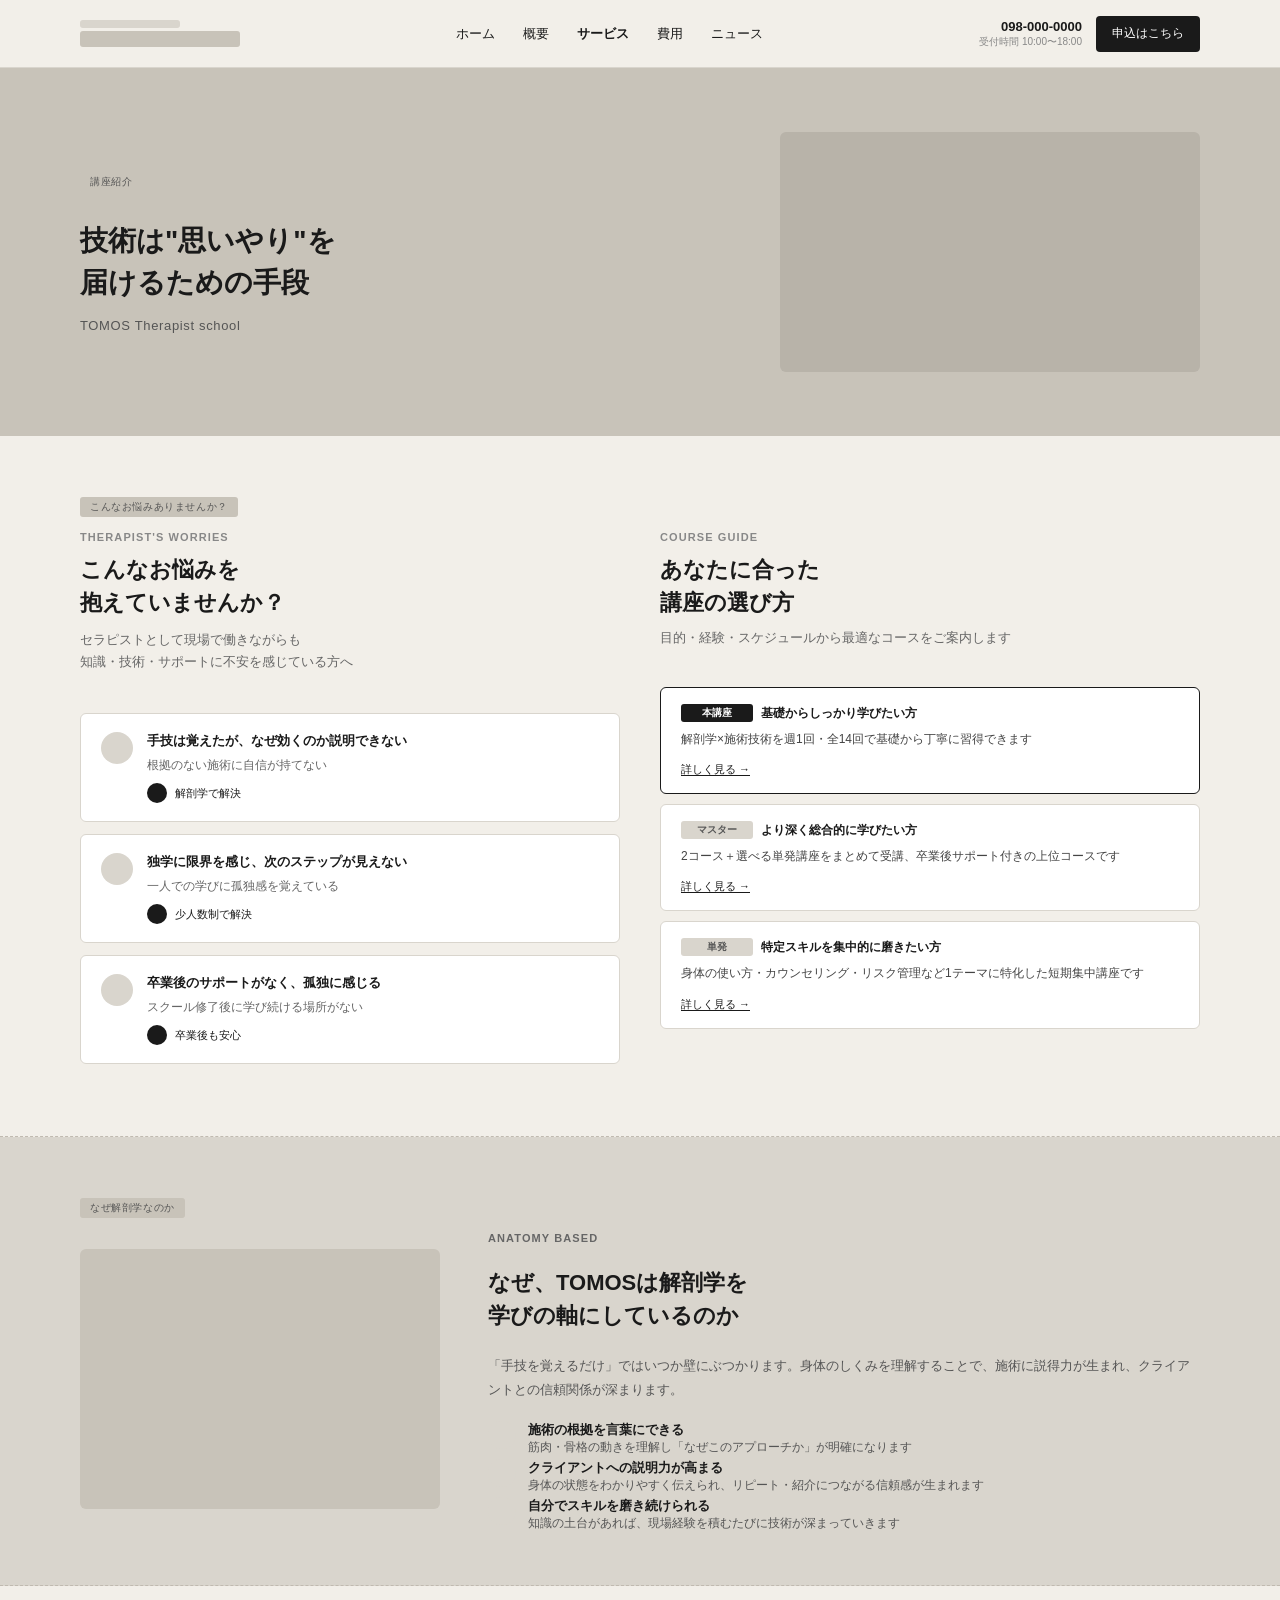
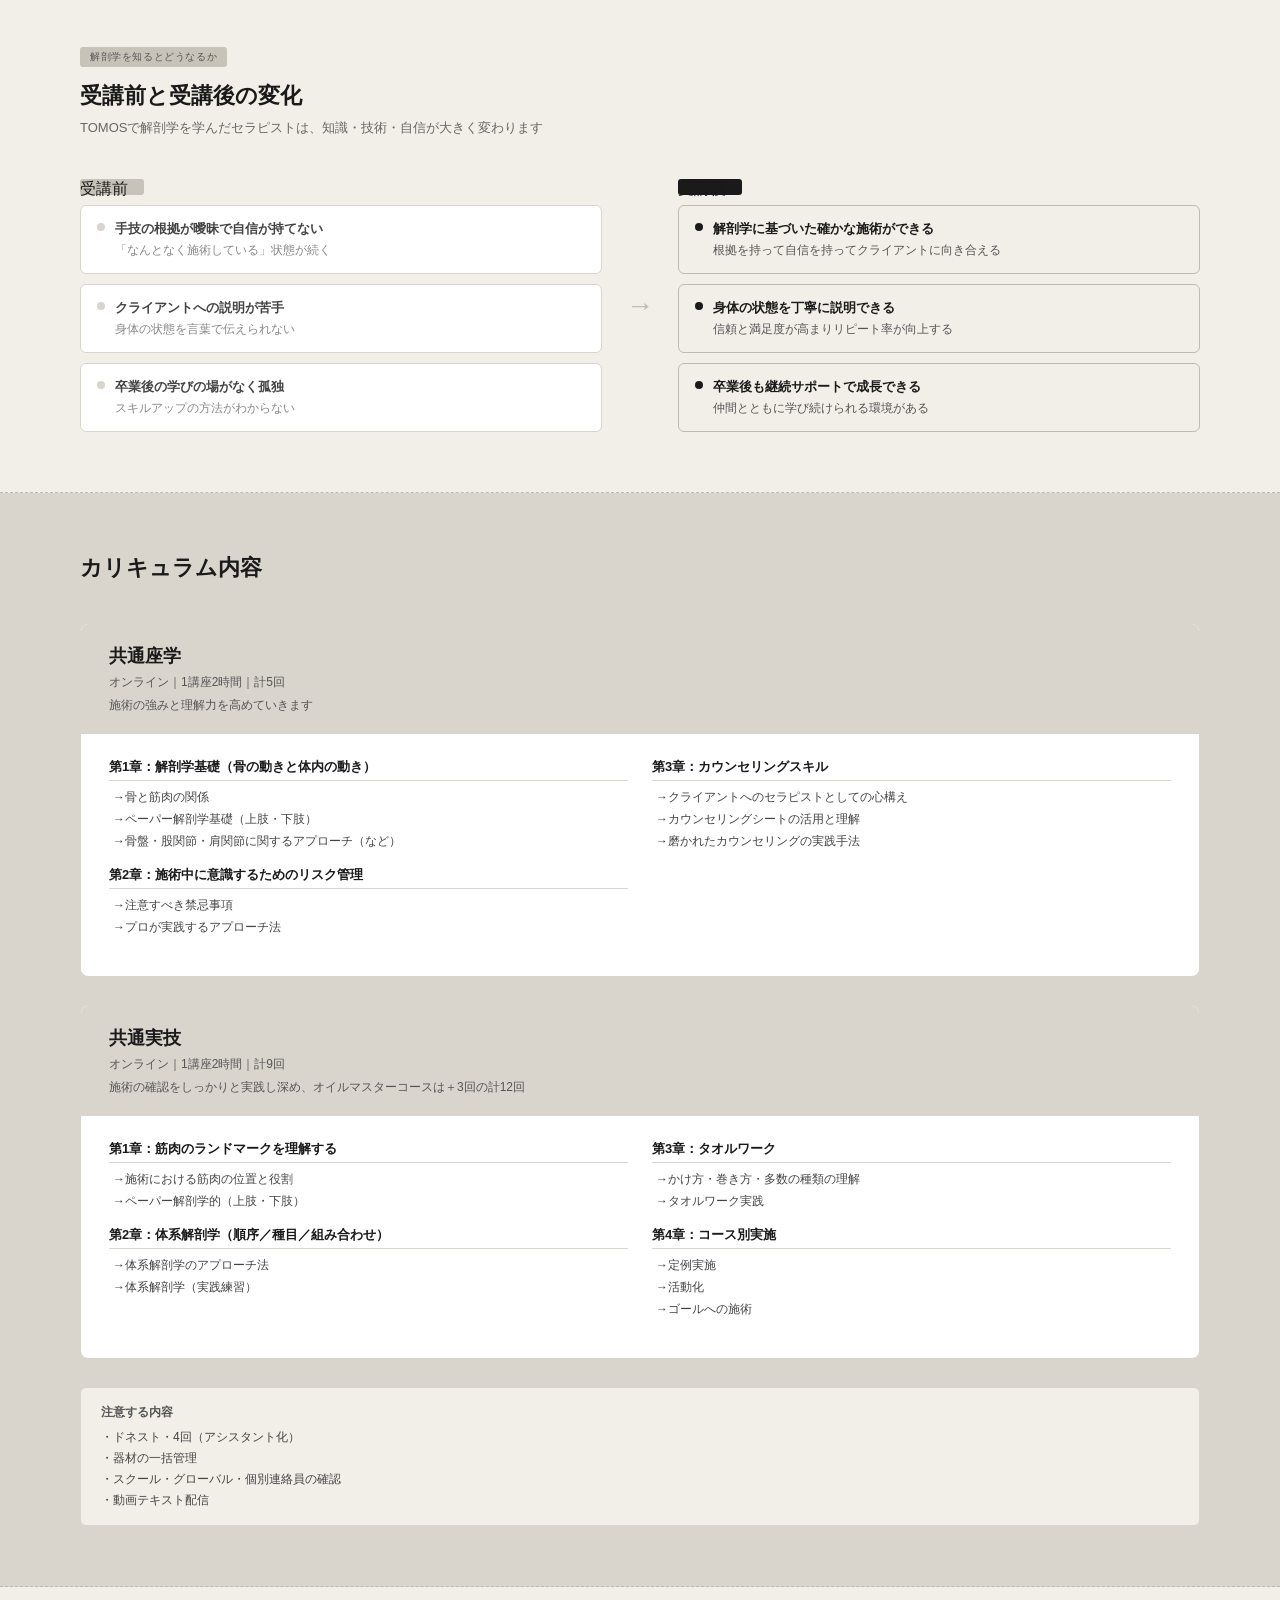
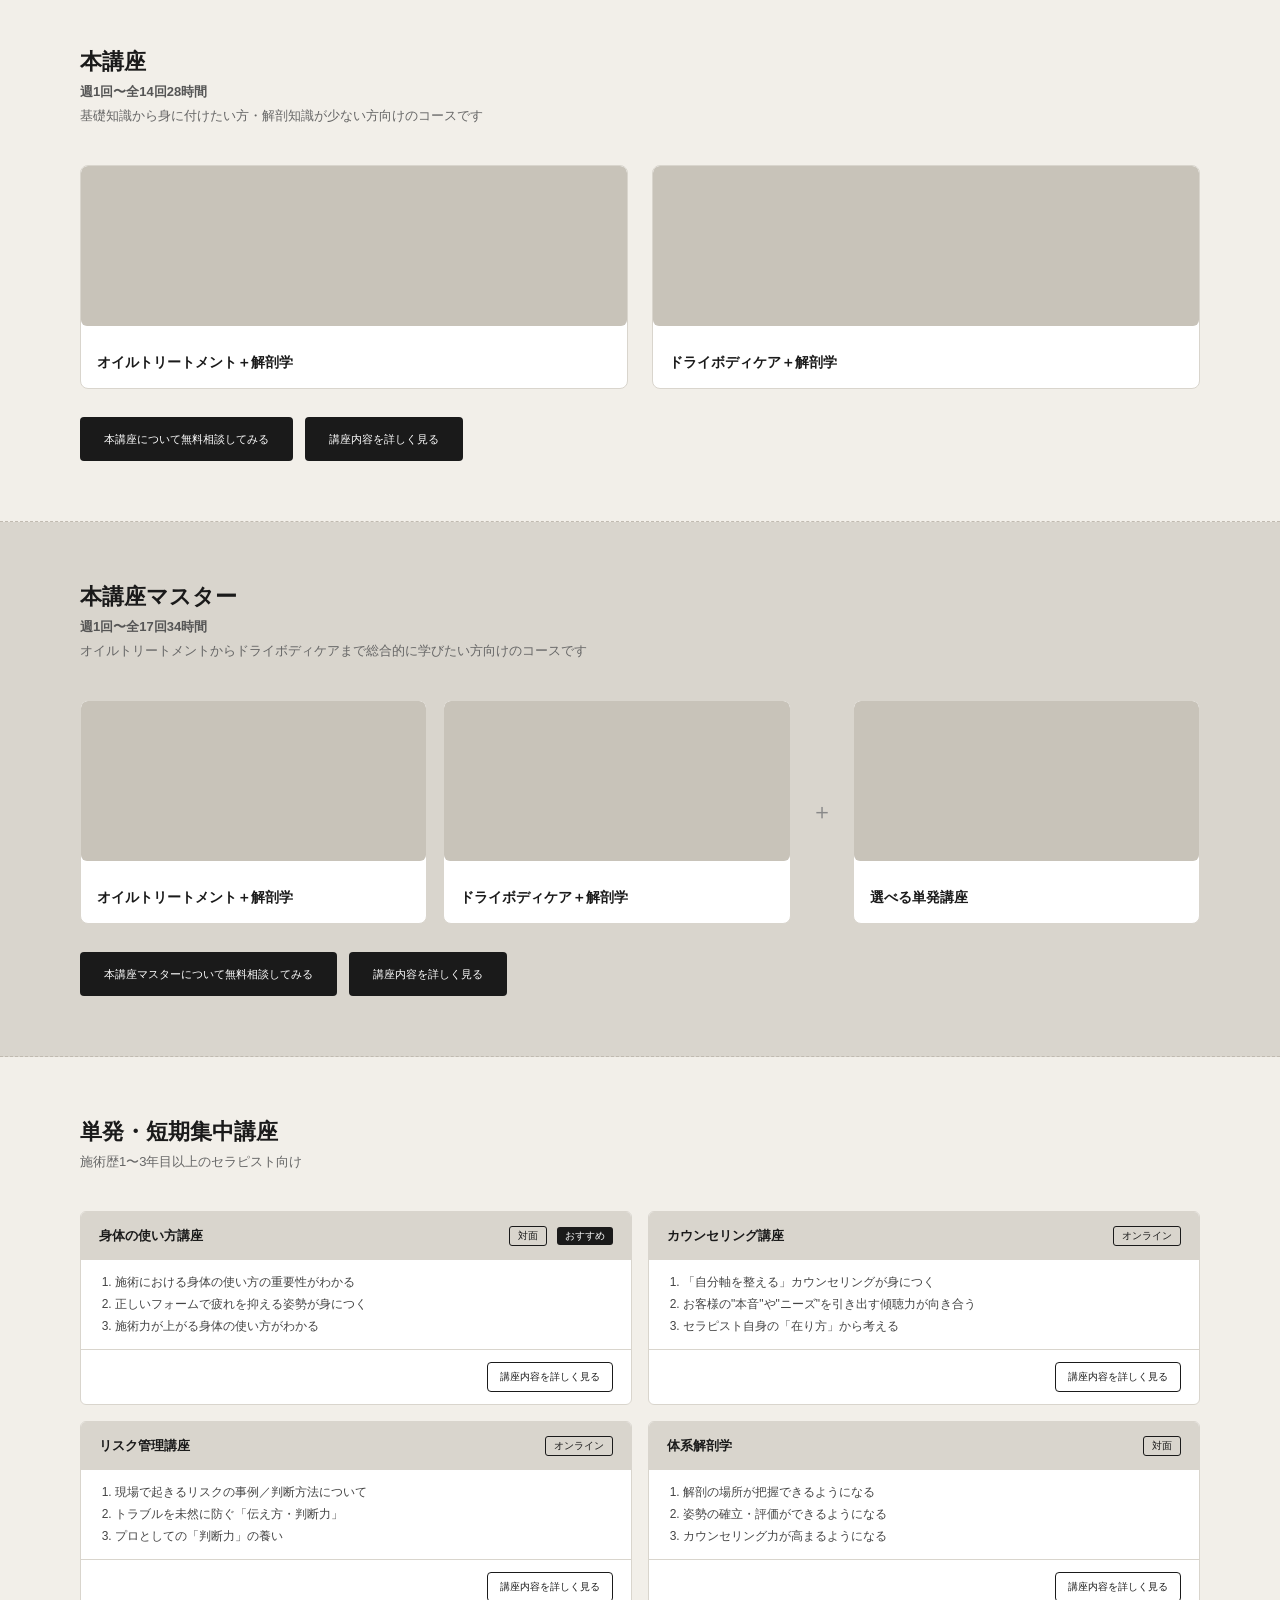
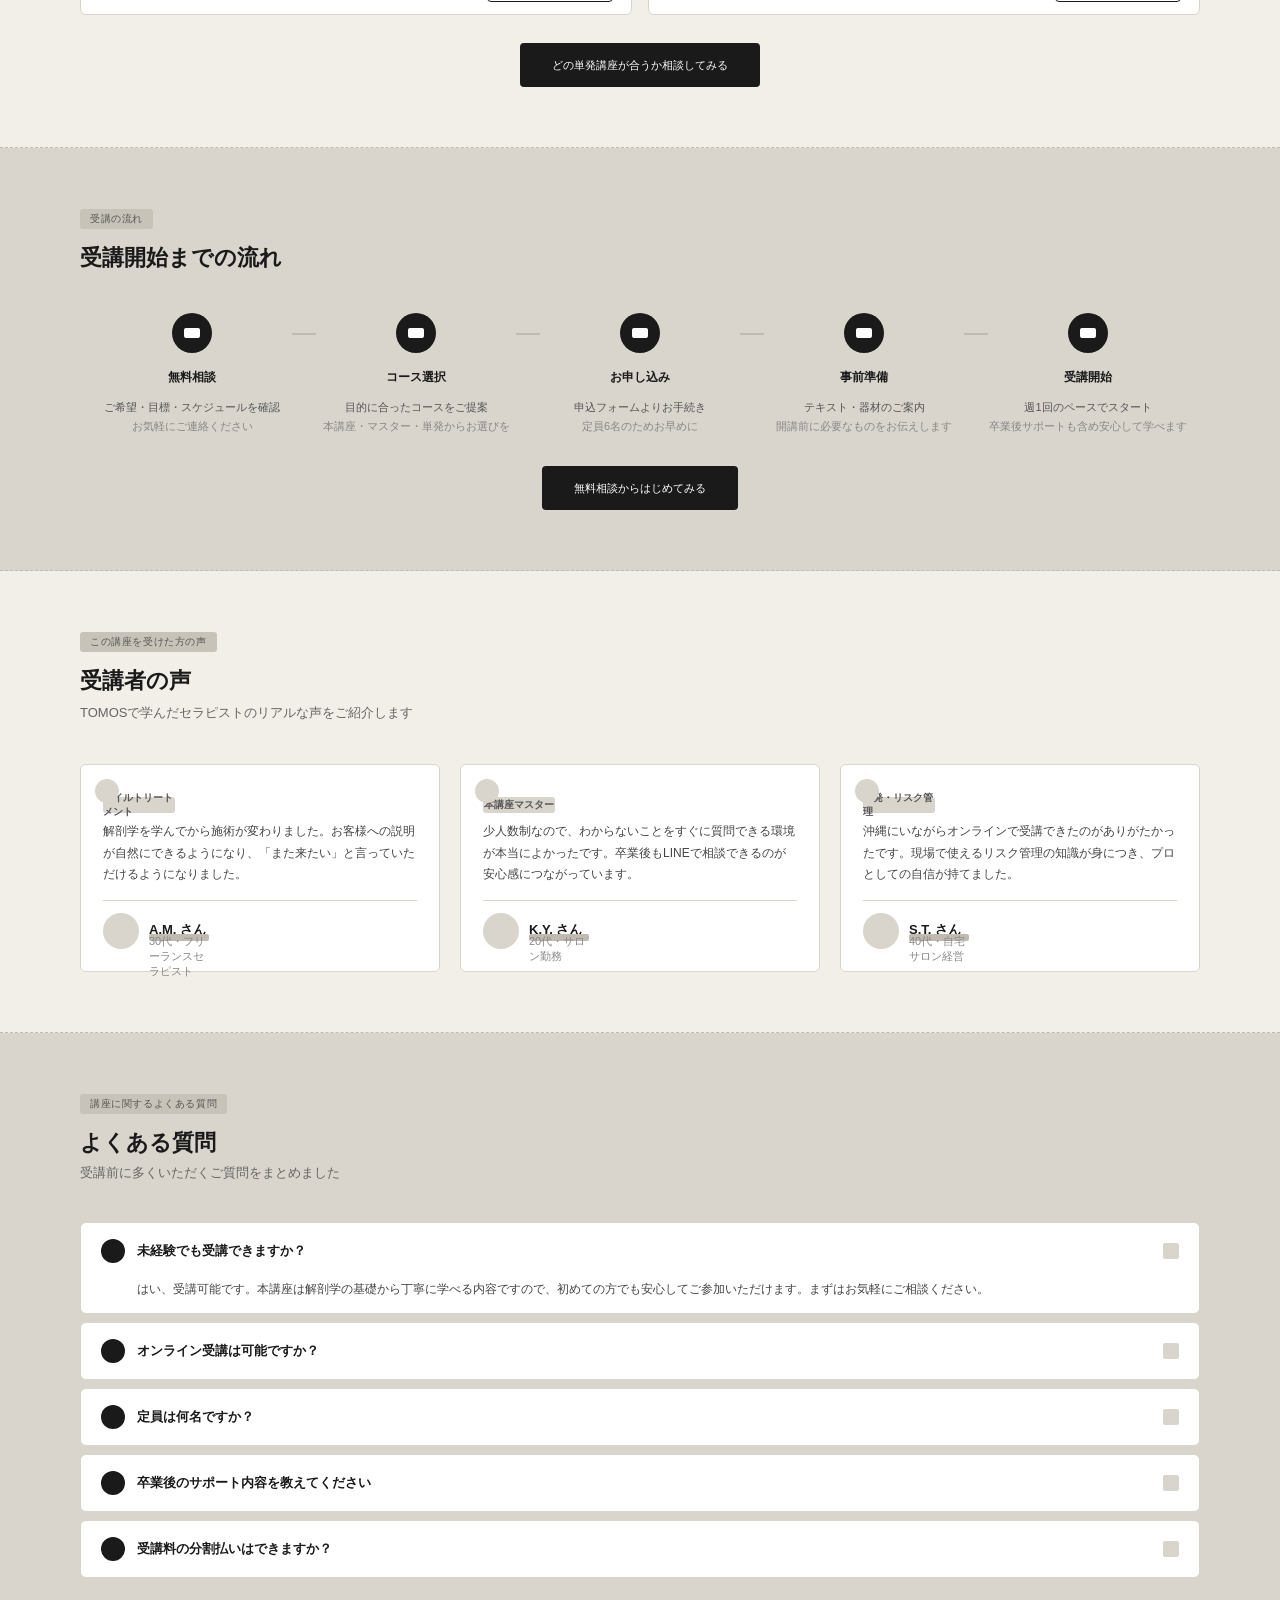
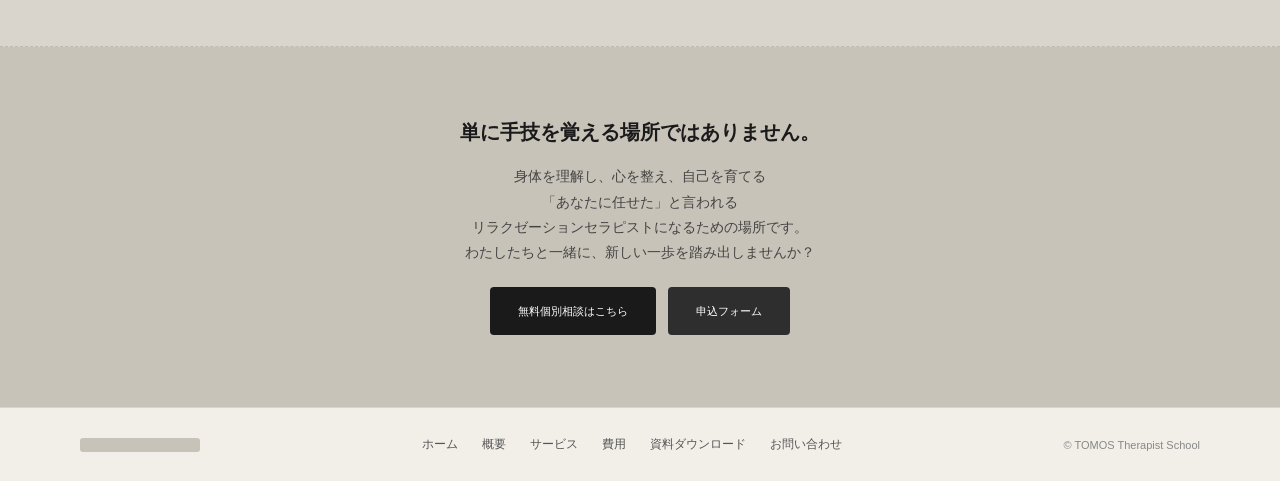
<file: design_sample_３/course.html>
<!DOCTYPE html>
<html lang="ja">
<head>
<meta charset="UTF-8">
<meta name="viewport" content="width=device-width,initial-scale=1">
<title>講座一覧 | TOMOS Therapist School — 解剖学×施術技術のセラピスト養成スクール</title>
<meta name="description" content="TOMOS Therapist Schoolの講座一覧。オイルトリートメント・ドライボディケアに解剖学を組み合わせた本講座、マスターコース、単発集中講座をご用意。週1回・全14〜17回、オンライン対応。">
<style>
*,*::before,*::after{box-sizing:border-box;margin:0;padding:0}
body{background:#F2EFE9;font-family:'Helvetica Neue',Arial,sans-serif;color:#1a1a1a}

/* Placeholders */
.ph{background:#D9D5CD;border-radius:3px}
.ph-dark{background:#C8C3B9;border-radius:3px}

/* Label */
.sec-tag{display:inline-block;font-size:10px;background:#C8C3B9;color:#555;padding:3px 10px;border-radius:3px;margin-bottom:14px;letter-spacing:.06em}

/* CTA buttons */
.btn-blk{background:#1a1a1a;border-radius:4px;display:flex;align-items:center;justify-content:center;flex-shrink:0}
.btn-out{border:1.5px solid #1a1a1a;border-radius:4px;background:transparent;display:flex;align-items:center;justify-content:center;flex-shrink:0}
.btn-txt{font-size:11px;font-weight:500;color:#1a1a1a;white-space:nowrap}
.btn-txt-w{font-size:11px;font-weight:500;color:#fff;white-space:nowrap}

/* Section */
.sec{padding:60px 80px;border-bottom:1px dashed #C0BAB0}
.sec.bg-mid{background:#D9D5CD}
.sec.bg-dark{background:#C8C3B9}

/* Sec heading */
.sec-hd{margin-bottom:40px}
.eyebrow{width:56px;height:8px;border-radius:2px;margin-bottom:10px}
.h2-lines{display:flex;flex-direction:column;gap:8px;margin-bottom:10px}
.h2-l{height:30px;border-radius:3px}
.sub-lines{display:flex;flex-direction:column;gap:5px}
.sub-l{height:9px;border-radius:2px}

/* Grid */
.g2{display:grid;grid-template-columns:1fr 1fr;gap:40px;align-items:start}
.g3{display:grid;grid-template-columns:repeat(3,1fr);gap:20px}
.g4{display:grid;grid-template-columns:repeat(4,1fr);gap:16px}

/* Header */
.hdr{display:flex;align-items:center;justify-content:space-between;padding:0 80px;height:68px;background:#F2EFE9;border-bottom:1px solid #D9D5CD;position:sticky;top:0;z-index:100}
.hdr-logo{display:flex;flex-direction:column;gap:3px;text-decoration:none}
.hdr-logo-badge{width:100px;height:8px}
.hdr-logo-name{width:160px;height:16px}
.hdr-nav{display:flex;gap:28px;align-items:center}
.hdr-nav-item{width:64px;height:10px;display:block}
.hdr-right{display:flex;align-items:center;gap:14px}
.hdr-tel{display:flex;flex-direction:column;gap:4px;align-items:flex-end}
.hdr-tel-num{width:100px;height:10px}
.hdr-tel-sub{width:70px;height:7px}
.hdr-cta-btn{height:36px;padding:0 16px}
.hdr-menu{display:none;flex-direction:column;justify-content:space-between;width:28px;height:20px;cursor:pointer;background:none;border:none;padding:2px 0}
.hdr-menu span{display:block;width:100%;height:2px;background:#1a1a1a;border-radius:2px;transition:all .3s}

/* Nav drawer */
.nav-overlay{display:none;position:fixed;inset:0;background:rgba(0,0,0,.5);z-index:150}
.nav-overlay.open{display:block}
.nav-drawer{position:fixed;top:0;right:-300px;width:280px;height:100%;background:#F2EFE9;z-index:200;transition:right .3s ease;padding:72px 24px 24px;display:flex;flex-direction:column;gap:20px;border-left:1px solid #D9D5CD}
.nav-drawer.open{right:0}
.nav-drawer-close{position:absolute;top:20px;right:20px;width:28px;height:28px;border:none;background:none;cursor:pointer;display:flex;align-items:center;justify-content:center}
.nav-drawer-close::before,.nav-drawer-close::after{content:'';position:absolute;width:18px;height:2px;background:#1a1a1a;border-radius:2px}
.nav-drawer-close::before{transform:rotate(45deg)}
.nav-drawer-close::after{transform:rotate(-45deg)}
.nav-drawer-item{font-size:14px;color:#1a1a1a;text-decoration:none;padding:4px 0;border-bottom:1px solid #D9D5CD;display:block}

/* 01 Page FV */
.page-fv{background:#C8C3B9;padding:64px 80px;display:flex;align-items:center;gap:64px}
.fv-text{flex:1;display:flex;flex-direction:column;gap:14px}
.fv-eyebrow{width:72px;height:8px}
.fv-h1{display:flex;flex-direction:column;gap:10px}
.fv-sub{display:flex;flex-direction:column;gap:5px}
.fv-img{width:420px;height:240px;background:#B8B3A9;border-radius:6px;flex-shrink:0}

/* 02 Worry */
.worry-item{background:#fff;border-radius:6px;padding:18px 20px;display:flex;align-items:flex-start;gap:14px;border:1px solid #D9D5CD;margin-bottom:12px}
.worry-icon{width:32px;height:32px;min-width:32px;border-radius:50%;background:#D9D5CD}
.worry-body{flex:1;display:flex;flex-direction:column;gap:5px}
.worry-body .q{height:10px;border-radius:2px;width:85%}
.worry-body .a{height:8px;border-radius:2px;width:70%;background:#C0BAB0;margin-top:2px}
.worry-arrow{display:flex;align-items:center;gap:8px;margin-top:4px}
.worry-arrow-icon{width:20px;height:20px;border-radius:50%;background:#1a1a1a;flex-shrink:0}
.worry-arrow-lbl{height:9px;border-radius:2px;width:120px}

/* Guide cards */
.guide-card{background:#fff;border-radius:6px;padding:16px 20px;border:1.5px solid #D9D5CD;margin-bottom:10px}
.guide-card.active{border-color:#1a1a1a}
.guide-target{display:flex;align-items:center;gap:8px;margin-bottom:8px}
.guide-badge{width:72px;height:18px;border-radius:3px;background:#D9D5CD}
.guide-badge.active{background:#1a1a1a}
.guide-txt{display:flex;flex-direction:column;gap:4px}
.guide-txt span{height:8px;border-radius:2px}
.guide-txt span:first-child{width:100%}
.guide-txt span:last-child{width:70%}

/* 03 Anatomy */
.anatomy-why{display:flex;gap:48px;align-items:center}
.anatomy-text{flex:1;display:flex;flex-direction:column;gap:12px}
.anatomy-img{width:360px;height:260px;background:#C8C3B9;border-radius:6px;flex-shrink:0}
.anatomy-points{display:flex;flex-direction:column;gap:10px;margin-top:8px}
.anatomy-point{display:flex;gap:12px;align-items:flex-start}
.anatomy-point-icon{width:28px;height:28px;min-width:28px;border-radius:50%;background:#D9D5CD}
.anatomy-point-txt{display:flex;flex-direction:column;gap:4px;flex:1}
.anatomy-point-txt strong{height:10px;border-radius:2px;width:60%;display:block}
.anatomy-point-txt span{height:8px;border-radius:2px;display:block}

/* 04 Before/After */
.before-after{display:grid;grid-template-columns:1fr auto 1fr;gap:24px;align-items:center}
.ba-col{display:flex;flex-direction:column;gap:10px}
.ba-label{height:16px;border-radius:3px;width:64px}
.ba-label.before{background:#C8C3B9}
.ba-label.after{background:#1a1a1a}
.ba-item{background:#fff;border-radius:6px;padding:14px 16px;border:1px solid #D9D5CD;display:flex;gap:10px;align-items:flex-start}
.ba-item.after-item{border-color:#C0BAB0;background:#F2EFE9}
.ba-bullet{width:8px;height:8px;min-width:8px;border-radius:50%;background:#D9D5CD;margin-top:3px}
.ba-bullet.after-b{background:#1a1a1a}
.ba-txt{display:flex;flex-direction:column;gap:4px;flex:1}
.ba-txt span{height:8px;border-radius:2px}
.ba-txt span:first-child{width:100%}
.ba-txt span:last-child{width:70%}
.ba-arrow{font-size:28px;color:#C0BAB0;font-weight:300;text-align:center}

/* 05 Curriculum blocks */
.curriculum-block{background:#fff;border-radius:8px;border:1px solid #D9D5CD;overflow:hidden;margin-bottom:28px}
.curriculum-block-head{background:#D9D5CD;padding:20px 28px}
.curriculum-block-head h3{font-size:18px;font-weight:700;margin-bottom:6px}
.curriculum-block-head .meta{font-size:12px;color:#555;margin-bottom:6px}
.curriculum-block-head .desc{font-size:12px;color:#555}
.curriculum-block-body{padding:24px 28px;display:grid;grid-template-columns:1fr 1fr;gap:24px}
.chapter{margin-bottom:16px}
.chapter h4{font-size:13px;font-weight:600;margin-bottom:8px;padding-bottom:4px;border-bottom:1px solid #D9D5CD}
.chapter ul{list-style:none;display:flex;flex-direction:column;gap:5px;padding-left:4px}
.chapter ul li{font-size:12px;color:#444}
.curriculum-note{background:#F2EFE9;border-radius:6px;padding:16px 20px;border:1px solid #D9D5CD;margin-top:8px}
.curriculum-note p{font-size:12px;color:#555;font-weight:600;margin-bottom:8px}
.curriculum-note ul{list-style:none;display:flex;flex-direction:column;gap:4px}
.curriculum-note ul li{font-size:12px;color:#444}

/* 06/07 Course detail */
.course-detail{background:#fff;border-radius:8px;border:1px solid #D9D5CD;overflow:hidden;margin-bottom:32px}
.course-detail-head{background:#D9D5CD;padding:24px 32px;display:flex;align-items:center;gap:20px}
.course-detail-badge{width:80px;height:22px;border-radius:11px;background:#C0BAB0}
.course-detail-ttl{display:flex;flex-direction:column;gap:6px;flex:1}
.course-detail-ttl .name{font-size:18px;font-weight:700}
.course-detail-ttl .sub{font-size:12px;color:#555}
.course-detail-body{padding:28px 32px;display:grid;grid-template-columns:1fr 1fr;gap:40px}
.course-info-col{display:flex;flex-direction:column;gap:16px}
.course-info-row{display:flex;gap:16px;align-items:flex-start;padding-bottom:12px;border-bottom:1px solid #D9D5CD}
.course-info-row:last-child{border-bottom:none}
.course-info-label{width:56px;height:9px;flex-shrink:0;margin-top:1px}
.course-info-val{display:flex;flex-direction:column;gap:4px;flex:1}
.course-info-val span{height:9px;border-radius:2px}
.course-info-val span:nth-child(1){width:100%}
.course-info-val span:nth-child(2){width:60%}
.course-curriculum-col{display:flex;flex-direction:column;gap:10px}
.course-curr-item{background:#F2EFE9;border-radius:4px;padding:10px 14px;display:flex;gap:10px;align-items:flex-start}
.course-curr-num{width:18px;height:18px;border-radius:50%;background:#D9D5CD;flex-shrink:0}
.course-curr-txt{display:flex;flex-direction:column;gap:4px;flex:1}
.course-curr-txt strong{height:9px;border-radius:2px;width:70%;display:block}
.course-curr-txt span{height:7px;border-radius:2px;width:90%;display:block}
.course-detail-cta{padding:20px 32px;background:#F2EFE9;border-top:1px solid #D9D5CD;display:flex;align-items:center;gap:16px}

/* Course img placeholder */
.course-img-ph{width:100%;height:160px;background:#C8C3B9;border-radius:6px;margin-bottom:14px}

/* Course card grid (本講座) */
.course-card-grid{display:grid;grid-template-columns:1fr 1fr;gap:24px;margin-top:20px}
.course-card-grid.single{grid-template-columns:1fr;max-width:360px}
.course-card{background:#fff;border-radius:8px;border:1px solid #D9D5CD;overflow:hidden;padding:0 0 16px}
.course-card h3{font-size:14px;font-weight:700;padding:14px 16px 0}
.course-card-note{font-size:11px;color:#666;padding:6px 16px 0}

/* Master bonus */
.master-bonus{background:#D9D5CD;border-radius:6px;padding:14px 20px;margin:0 32px 16px;display:flex;align-items:center;gap:12px}
.master-plus{font-size:20px;color:#888;font-weight:300;flex-shrink:0}
.master-bonus-txt{flex:1;font-size:12px;color:#444}

/* 08 Solo courses */
.solo-grid{display:grid;grid-template-columns:repeat(2,1fr);gap:16px}
.solo-card{background:#fff;border-radius:6px;border:1px solid #D9D5CD;overflow:hidden}
.solo-card-head{background:#D9D5CD;padding:14px 18px;display:flex;align-items:center;gap:10px}
.solo-card-head h3{font-size:13px;font-weight:700;flex:1}
.solo-badge{font-size:10px;background:#1a1a1a;color:#fff;border-radius:3px;padding:2px 8px;white-space:nowrap}
.solo-type{font-size:10px;border:1px solid #1a1a1a;border-radius:3px;padding:2px 8px;white-space:nowrap}
.solo-body{padding:14px 18px;display:flex;flex-direction:column;gap:6px}
.solo-body ol{padding-left:16px;display:flex;flex-direction:column;gap:5px}
.solo-body ol li{font-size:12px;color:#444}
.solo-footer{padding:12px 18px;border-top:1px solid #D9D5CD;display:flex;align-items:center;justify-content:flex-end}

/* 09 Flow */
.flow-row{display:flex;align-items:flex-start;position:relative}
.flow-step{flex:1;display:flex;flex-direction:column;align-items:center;gap:8px;position:relative}
.flow-step::after{content:'';position:absolute;top:20px;right:0;transform:translateX(50%);width:24px;height:2px;background:#C0BAB0}
.flow-step:last-child::after{display:none}
.flow-circle{width:40px;height:40px;border-radius:50%;background:#1a1a1a;display:flex;align-items:center;justify-content:center}
.flow-num{width:16px;height:10px;background:#fff;border-radius:2px}
.flow-ttl{height:10px;width:72px;border-radius:2px;text-align:center}
.flow-desc{display:flex;flex-direction:column;gap:4px;width:100%;padding:0 8px}
.flow-desc span{height:7px;border-radius:2px}
.flow-desc span:nth-child(1){width:100%}
.flow-desc span:nth-child(2){width:70%}

/* 10 Voice */
.voice-card{background:#fff;border-radius:6px;padding:22px;border:1px solid #D9D5CD;position:relative}
.voice-quote-icon{width:24px;height:24px;border-radius:50%;background:#D9D5CD;position:absolute;top:14px;left:14px}
.voice-course-badge{width:72px;height:16px;border-radius:3px;background:#D9D5CD;margin-bottom:8px;margin-top:10px}
.voice-txt{display:flex;flex-direction:column;gap:4px;margin-bottom:14px}
.voice-txt span{height:8px;border-radius:2px}
.voice-txt span:nth-child(1){width:100%}
.voice-txt span:nth-child(2){width:100%}
.voice-txt span:nth-child(3){width:75%}
.voice-txt span:nth-child(4){width:55%}
.voice-person{display:flex;align-items:center;gap:10px;padding-top:12px;border-top:1px solid #D9D5CD}
.voice-av{width:36px;height:36px;border-radius:50%;background:#D9D5CD;flex-shrink:0}
.voice-info{display:flex;flex-direction:column;gap:4px}
.voice-info p{width:80px;height:9px;border-radius:2px}
.voice-info small{width:60px;height:7px;border-radius:2px;background:#C0BAB0;display:block}

/* 11 FAQ */
.faq-item{background:#fff;border-radius:6px;border:1px solid #D9D5CD;overflow:hidden;margin-bottom:8px}
.faq-q{display:flex;align-items:center;gap:12px;padding:16px 20px;cursor:pointer;user-select:none}
.faq-q-icon{width:24px;height:24px;border-radius:50%;background:#1a1a1a;flex-shrink:0}
.faq-q-txt{flex:1;height:10px;border-radius:2px}
.faq-chev{width:16px;height:16px;border-radius:2px;background:#D9D5CD;transition:transform .3s;flex-shrink:0}
.faq-item.open .faq-chev{transform:rotate(180deg)}
.faq-a{padding:0 20px 14px 56px;display:none;flex-direction:column;gap:4px}
.faq-item.open .faq-a{display:flex}
.faq-a span{height:8px;border-radius:2px}
.faq-a span:first-child{width:100%}
.faq-a span:last-child{width:75%}

/* Final CTA */
.final-cta-sec{background:#C8C3B9;padding:72px 80px;text-align:center}
.final-inner{max-width:640px;margin:0 auto;display:flex;flex-direction:column;align-items:center;gap:18px}
.final-btns{display:flex;gap:12px;flex-wrap:wrap;justify-content:center;margin-top:4px}

/* Footer */
.ftr{display:flex;align-items:center;justify-content:space-between;padding:28px 80px;background:#F2EFE9;border-top:1px solid #D9D5CD}
.ftr-logo{width:120px;height:14px;display:block}
.ftr-links{display:flex;gap:24px;align-items:center}
.ftr-links a{text-decoration:none;font-size:12px;color:#555}
.ftr-copy{font-size:11px;color:#888}

/* SP Fixed CTA */
.sp-fixed-cta{display:none;background:#F2EFE9;border-top:1.5px solid #C8C3B9;padding:10px 16px;position:fixed;bottom:0;left:0;right:0;z-index:100}
.sp-fixed-row{display:flex;gap:8px;margin-bottom:6px}
.sp-fixed-btn1{flex:1;height:40px;background:#1a1a1a;border-radius:4px;display:flex;align-items:center;justify-content:center}
.sp-fixed-btn2{flex:1;height:40px;background:#D9D5CD;border-radius:4px;display:flex;align-items:center;justify-content:center}

/* Scroll animation */
.fade-in{opacity:0;transform:translateY(24px);transition:opacity .65s ease,transform .65s ease}
.fade-in.visible{opacity:1;transform:none}

/* ── Media Queries ── */
@media(max-width:768px){
  .hdr{padding:0 16px;height:52px}
  .hdr-nav,.hdr-tel,.hdr-cta-btn{display:none}
  .hdr-menu{display:flex}
  .page-fv{flex-direction:column;padding:40px 20px 36px;gap:24px}
  .fv-img{width:100%;height:180px}
  .sec{padding:44px 20px}
  .sec.bg-mid,.sec.bg-dark{padding:44px 20px}
  .g2{grid-template-columns:1fr;gap:20px}
  .g3{grid-template-columns:1fr;gap:16px}
  .g4{grid-template-columns:repeat(2,1fr);gap:12px}
  .before-after{grid-template-columns:1fr;gap:12px}
  .ba-arrow{display:none}
  .curriculum-block-body{grid-template-columns:1fr;gap:16px}
  .anatomy-why{flex-direction:column;gap:20px}
  .anatomy-img{width:100%;height:180px}
  .course-detail-head{padding:20px}
  .course-detail-body{grid-template-columns:1fr;gap:20px;padding:20px}
  .course-detail-cta{flex-direction:column;align-items:stretch;gap:10px;padding:16px 20px}
  .course-detail-cta .btn-blk,.course-detail-cta .btn-out{width:100%;justify-content:center}
  .master-bonus{margin:16px 20px}
  .course-card-grid{grid-template-columns:1fr;gap:16px}
  .course-card-grid.single{max-width:100%}
  .solo-grid{grid-template-columns:1fr;gap:12px}
  .flow-row{flex-direction:column;gap:16px}
  .flow-step::after{display:none}
  .ftr{flex-direction:column;gap:14px;padding:24px 20px;text-align:center}
  .ftr-links{flex-wrap:wrap;justify-content:center;gap:12px}
  .final-cta-sec{padding:48px 20px}
  .final-btns{flex-direction:column;width:100%}
  .final-btns .btn-blk,.final-btns .btn-out{width:100%;justify-content:center}
  .sp-fixed-cta{display:block}
  body{padding-bottom:72px}
}
</style>
</head>
<body>

<!-- ── Header ── -->
<header class="hdr">
  <a href="index.html" class="hdr-logo">
    <div class="ph hdr-logo-badge"></div>
    <div class="ph-dark hdr-logo-name"></div>
  </a>
  <nav class="hdr-nav">
    <a href="index.html" style="text-decoration:none;font-size:13px;color:#1a1a1a;">ホーム</a>
    <a href="#" style="text-decoration:none;font-size:13px;color:#1a1a1a;">概要</a>
    <a href="course.html" style="text-decoration:none;font-size:13px;color:#1a1a1a;font-weight:600;">サービス</a>
    <a href="#" style="text-decoration:none;font-size:13px;color:#1a1a1a;">費用</a>
    <a href="#" style="text-decoration:none;font-size:13px;color:#1a1a1a;">ニュース</a>
  </nav>
  <div class="hdr-right">
    <div class="hdr-tel">
      <p style="font-size:13px;font-weight:600;color:#1a1a1a;line-height:1;">098-000-0000</p>
      <p style="font-size:10px;color:#888;line-height:1;">受付時間 10:00〜18:00</p>
    </div>
    <div class="btn-blk hdr-cta-btn" style="height:36px;padding:0 16px">
      <span class="btn-txt-w" style="font-size:12px">申込はこちら</span>
    </div>
  </div>
  <button class="hdr-menu" id="menuBtn" aria-label="メニューを開く">
    <span></span><span></span><span></span>
  </button>
</header>

<!-- Nav overlay + drawer -->
<div class="nav-overlay" id="navOverlay"></div>
<div class="nav-drawer" id="navDrawer">
  <button class="nav-drawer-close" id="drawerClose" aria-label="閉じる"></button>
  <a href="index.html" class="nav-drawer-item">ホーム</a>
  <a href="#" class="nav-drawer-item">概要</a>
  <a href="course.html" class="nav-drawer-item">サービス</a>
  <a href="#" class="nav-drawer-item">費用</a>
  <a href="#" class="nav-drawer-item">ニュース</a>
</div>

<!-- ── 01 Page FV ── -->
<section class="page-fv">
  <div class="fv-text">
    <div class="sec-tag">講座紹介</div>
    <div class="fv-h1">
      <h1 style="font-size:28px;font-weight:700;line-height:1.5;color:#1a1a1a;">技術は"思いやり"を<br>届けるための手段</h1>
    </div>
    <div class="fv-sub">
      <p style="font-size:13px;color:#555;letter-spacing:.05em;">TOMOS Therapist school</p>
    </div>
  </div>
  <div class="fv-img"></div>
</section>

<!-- ── 02 悩み + 選び方ガイド ── -->
<section class="sec fade-in">
  <div class="sec-tag">こんなお悩みありませんか？</div>
  <div class="g2">
    <div>
      <div class="sec-hd">
        <p style="font-size:11px;font-weight:600;letter-spacing:.1em;color:#888;margin-bottom:10px;">THERAPIST'S WORRIES</p>
        <h2 style="font-size:22px;font-weight:700;line-height:1.5;margin-bottom:10px;">こんなお悩みを<br>抱えていませんか？</h2>
        <p style="font-size:13px;color:#666;line-height:1.7;">セラピストとして現場で働きながらも<br>知識・技術・サポートに不安を感じている方へ</p>
      </div>
      <div>
        <div class="worry-item">
          <div class="worry-icon"></div>
          <div class="worry-body">
            <p style="font-size:13px;font-weight:600;color:#1a1a1a;">手技は覚えたが、なぜ効くのか説明できない</p>
            <p style="font-size:12px;color:#666;margin-top:2px;">根拠のない施術に自信が持てない</p>
            <div class="worry-arrow"><div class="worry-arrow-icon"></div><p style="font-size:11px;font-weight:500;color:#1a1a1a;">解剖学で解決</p></div>
          </div>
        </div>
        <div class="worry-item">
          <div class="worry-icon"></div>
          <div class="worry-body">
            <p style="font-size:13px;font-weight:600;color:#1a1a1a;">独学に限界を感じ、次のステップが見えない</p>
            <p style="font-size:12px;color:#666;margin-top:2px;">一人での学びに孤独感を覚えている</p>
            <div class="worry-arrow"><div class="worry-arrow-icon"></div><p style="font-size:11px;font-weight:500;color:#1a1a1a;">少人数制で解決</p></div>
          </div>
        </div>
        <div class="worry-item">
          <div class="worry-icon"></div>
          <div class="worry-body">
            <p style="font-size:13px;font-weight:600;color:#1a1a1a;">卒業後のサポートがなく、孤独に感じる</p>
            <p style="font-size:12px;color:#666;margin-top:2px;">スクール修了後に学び続ける場所がない</p>
            <div class="worry-arrow"><div class="worry-arrow-icon"></div><p style="font-size:11px;font-weight:500;color:#1a1a1a;">卒業後も安心</p></div>
          </div>
        </div>
      </div>
    </div>
    <div>
      <div class="sec-hd">
        <p style="font-size:11px;font-weight:600;letter-spacing:.1em;color:#888;margin-bottom:10px;">COURSE GUIDE</p>
        <h2 style="font-size:22px;font-weight:700;line-height:1.5;margin-bottom:10px;">あなたに合った<br>講座の選び方</h2>
        <p style="font-size:13px;color:#666;">目的・経験・スケジュールから最適なコースをご案内します</p>
      </div>
      <div>
        <div class="guide-card active">
          <div class="guide-target">
            <div class="guide-badge active" style="display:flex;align-items:center;justify-content:center;"><span style="font-size:10px;color:#fff;font-weight:600;white-space:nowrap;">本講座</span></div>
            <span style="font-size:12px;font-weight:600;color:#1a1a1a;">基礎からしっかり学びたい方</span>
          </div>
          <p style="font-size:12px;color:#444;line-height:1.6;">解剖学×施術技術を週1回・全14回で基礎から丁寧に習得できます</p>
          <div style="margin-top:10px;">
            <span style="font-size:11px;color:#1a1a1a;font-weight:500;border-bottom:1px solid #1a1a1a;">詳しく見る →</span>
          </div>
        </div>
        <div class="guide-card">
          <div class="guide-target">
            <div class="guide-badge" style="display:flex;align-items:center;justify-content:center;"><span style="font-size:10px;color:#555;font-weight:600;white-space:nowrap;">マスター</span></div>
            <span style="font-size:12px;font-weight:600;color:#1a1a1a;">より深く総合的に学びたい方</span>
          </div>
          <p style="font-size:12px;color:#444;line-height:1.6;">2コース＋選べる単発講座をまとめて受講、卒業後サポート付きの上位コースです</p>
          <div style="margin-top:10px;">
            <span style="font-size:11px;color:#1a1a1a;font-weight:500;border-bottom:1px solid #1a1a1a;">詳しく見る →</span>
          </div>
        </div>
        <div class="guide-card">
          <div class="guide-target">
            <div class="guide-badge" style="display:flex;align-items:center;justify-content:center;"><span style="font-size:10px;color:#555;font-weight:600;white-space:nowrap;">単発</span></div>
            <span style="font-size:12px;font-weight:600;color:#1a1a1a;">特定スキルを集中的に磨きたい方</span>
          </div>
          <p style="font-size:12px;color:#444;line-height:1.6;">身体の使い方・カウンセリング・リスク管理など1テーマに特化した短期集中講座です</p>
          <div style="margin-top:10px;">
            <span style="font-size:11px;color:#1a1a1a;font-weight:500;border-bottom:1px solid #1a1a1a;">詳しく見る →</span>
          </div>
        </div>
      </div>
    </div>
  </div>
</section>

<!-- ── 03 なぜ解剖学なのか ── -->
<section class="sec bg-mid fade-in">
  <div class="sec-tag">なぜ解剖学なのか</div>
  <div class="anatomy-why">
    <div class="anatomy-img"></div>
    <div class="anatomy-text">
      <p style="font-size:11px;font-weight:600;letter-spacing:.1em;color:#666;margin-bottom:10px;">ANATOMY BASED</p>
      <h2 style="font-size:22px;font-weight:700;line-height:1.5;margin-bottom:10px;">なぜ、TOMOSは解剖学を<br>学びの軸にしているのか</h2>
      <p style="font-size:13px;color:#555;line-height:1.8;">「手技を覚えるだけ」ではいつか壁にぶつかります。身体のしくみを理解することで、施術に説得力が生まれ、クライアントとの信頼関係が深まります。</p>
      <div class="anatomy-points">
        <div class="anatomy-point">
          <div class="anatomy-point-icon"></div>
          <div class="anatomy-point-txt">
            <strong style="font-size:13px;font-weight:700;color:#1a1a1a;display:block;margin-bottom:4px;">施術の根拠を言葉にできる</strong>
            <span style="font-size:12px;color:#555;display:block;">筋肉・骨格の動きを理解し「なぜこのアプローチか」が明確になります</span>
          </div>
        </div>
        <div class="anatomy-point">
          <div class="anatomy-point-icon"></div>
          <div class="anatomy-point-txt">
            <strong style="font-size:13px;font-weight:700;color:#1a1a1a;display:block;margin-bottom:4px;">クライアントへの説明力が高まる</strong>
            <span style="font-size:12px;color:#555;display:block;">身体の状態をわかりやすく伝えられ、リピート・紹介につながる信頼感が生まれます</span>
          </div>
        </div>
        <div class="anatomy-point">
          <div class="anatomy-point-icon"></div>
          <div class="anatomy-point-txt">
            <strong style="font-size:13px;font-weight:700;color:#1a1a1a;display:block;margin-bottom:4px;">自分でスキルを磨き続けられる</strong>
            <span style="font-size:12px;color:#555;display:block;">知識の土台があれば、現場経験を積むたびに技術が深まっていきます</span>
          </div>
        </div>
      </div>
    </div>
  </div>
</section>

<!-- ── 04 解剖学を知るとどうなるか ── -->
<section class="sec fade-in">
  <div class="sec-tag">解剖学を知るとどうなるか</div>
  <div class="sec-hd">
    <h2 style="font-size:22px;font-weight:700;margin-bottom:6px;">受講前と受講後の変化</h2>
    <p style="font-size:13px;color:#666;line-height:1.7;">TOMOSで解剖学を学んだセラピストは、知識・技術・自信が大きく変わります</p>
  </div>
  <div class="before-after">
    <div class="ba-col">
      <div class="ba-label before">受講前</div>
      <div class="ba-item"><div class="ba-bullet"></div><div class="ba-txt"><p style="font-size:13px;color:#444;font-weight:600;">手技の根拠が曖昧で自信が持てない</p><p style="font-size:12px;color:#888;">「なんとなく施術している」状態が続く</p></div></div>
      <div class="ba-item"><div class="ba-bullet"></div><div class="ba-txt"><p style="font-size:13px;color:#444;font-weight:600;">クライアントへの説明が苦手</p><p style="font-size:12px;color:#888;">身体の状態を言葉で伝えられない</p></div></div>
      <div class="ba-item"><div class="ba-bullet"></div><div class="ba-txt"><p style="font-size:13px;color:#444;font-weight:600;">卒業後の学びの場がなく孤独</p><p style="font-size:12px;color:#888;">スキルアップの方法がわからない</p></div></div>
    </div>
    <div class="ba-arrow">→</div>
    <div class="ba-col">
      <div class="ba-label after">受講後</div>
      <div class="ba-item after-item"><div class="ba-bullet after-b"></div><div class="ba-txt"><p style="font-size:13px;color:#1a1a1a;font-weight:600;">解剖学に基づいた確かな施術ができる</p><p style="font-size:12px;color:#555;">根拠を持って自信を持ってクライアントに向き合える</p></div></div>
      <div class="ba-item after-item"><div class="ba-bullet after-b"></div><div class="ba-txt"><p style="font-size:13px;color:#1a1a1a;font-weight:600;">身体の状態を丁寧に説明できる</p><p style="font-size:12px;color:#555;">信頼と満足度が高まりリピート率が向上する</p></div></div>
      <div class="ba-item after-item"><div class="ba-bullet after-b"></div><div class="ba-txt"><p style="font-size:13px;color:#1a1a1a;font-weight:600;">卒業後も継続サポートで成長できる</p><p style="font-size:12px;color:#555;">仲間とともに学び続けられる環境がある</p></div></div>
    </div>
  </div>
</section>

<!-- ── 05 カリキュラム内容 ── -->
<section class="sec bg-mid fade-in">
  <div class="sec-hd">
    <h2 style="font-size:22px;font-weight:700;margin-bottom:6px;">カリキュラム内容</h2>
  </div>

  <!-- 共通座学 -->
  <div class="curriculum-block">
    <div class="curriculum-block-head">
      <h3>共通座学</h3>
      <p class="meta">オンライン｜1講座2時間｜計5回</p>
      <p class="desc">施術の強みと理解力を高めていきます</p>
    </div>
    <div class="curriculum-block-body">
      <div>
        <div class="chapter">
          <h4>第1章：解剖学基礎（骨の動きと体内の動き）</h4>
          <ul>
            <li>→骨と筋肉の関係</li>
            <li>→ペーパー解剖学基礎（上肢・下肢）</li>
            <li>→骨盤・股関節・肩関節に関するアプローチ（など）</li>
          </ul>
        </div>
        <div class="chapter">
          <h4>第2章：施術中に意識するためのリスク管理</h4>
          <ul>
            <li>→注意すべき禁忌事項</li>
            <li>→プロが実践するアプローチ法</li>
          </ul>
        </div>
      </div>
      <div>
        <div class="chapter">
          <h4>第3章：カウンセリングスキル</h4>
          <ul>
            <li>→クライアントへのセラピストとしての心構え</li>
            <li>→カウンセリングシートの活用と理解</li>
            <li>→磨かれたカウンセリングの実践手法</li>
          </ul>
        </div>
      </div>
    </div>
  </div>

  <!-- 共通実技 -->
  <div class="curriculum-block">
    <div class="curriculum-block-head">
      <h3>共通実技</h3>
      <p class="meta">オンライン｜1講座2時間｜計9回</p>
      <p class="desc">施術の確認をしっかりと実践し深め、オイルマスターコースは＋3回の計12回</p>
    </div>
    <div class="curriculum-block-body">
      <div>
        <div class="chapter">
          <h4>第1章：筋肉のランドマークを理解する</h4>
          <ul>
            <li>→施術における筋肉の位置と役割</li>
            <li>→ペーパー解剖学的（上肢・下肢）</li>
          </ul>
        </div>
        <div class="chapter">
          <h4>第2章：体系解剖学（順序／種目／組み合わせ）</h4>
          <ul>
            <li>→体系解剖学のアプローチ法</li>
            <li>→体系解剖学（実践練習）</li>
          </ul>
        </div>
      </div>
      <div>
        <div class="chapter">
          <h4>第3章：タオルワーク</h4>
          <ul>
            <li>→かけ方・巻き方・多数の種類の理解</li>
            <li>→タオルワーク実践</li>
          </ul>
        </div>
        <div class="chapter">
          <h4>第4章：コース別実施</h4>
          <ul>
            <li>→定例実施</li>
            <li>→活動化</li>
            <li>→ゴールへの施術</li>
          </ul>
        </div>
      </div>
    </div>
  </div>

  <!-- 注意事項 -->
  <div class="curriculum-note">
    <p>注意する内容</p>
    <ul>
      <li>・ドネスト・4回（アシスタント化）</li>
      <li>・器材の一括管理</li>
      <li>・スクール・グローバル・個別連絡員の確認</li>
      <li>・動画テキスト配信</li>
    </ul>
  </div>
</section>

<!-- ── 06 本講座 ── -->
<section class="sec fade-in">
  <div class="sec-hd">
    <h2 style="font-size:22px;font-weight:700;margin-bottom:6px;">本講座</h2>
    <p style="font-size:13px;font-weight:600;color:#555;margin-bottom:6px;">週1回〜全14回28時間</p>
    <p style="font-size:13px;color:#666;">基礎知識から身に付けたい方・解剖知識が少ない方向けのコースです</p>
  </div>

  <div class="course-card-grid">
    <!-- コースA -->
    <div class="course-card">
      <div class="course-img-ph"></div>
      <h3>オイルトリートメント＋解剖学</h3>
    </div>
    <!-- コースB -->
    <div class="course-card">
      <div class="course-img-ph"></div>
      <h3>ドライボディケア＋解剖学</h3>
    </div>
  </div>

  <div style="margin-top:28px;display:flex;gap:12px;flex-wrap:wrap">
    <div class="btn-blk" style="height:44px;padding:0 24px">
      <span class="btn-txt-w">本講座について無料相談してみる</span>
    </div>
    <a href="course_details.html" class="btn-blk" style="height:44px;padding:0 24px;text-decoration:none">
      <span class="btn-txt-w">講座内容を詳しく見る</span>
    </a>
  </div>
</section>

<!-- ── 07 本講座マスター ── -->
<section class="sec bg-mid fade-in">
  <div class="sec-hd">
    <h2 style="font-size:22px;font-weight:700;margin-bottom:6px;">本講座マスター</h2>
    <p style="font-size:13px;font-weight:600;color:#555;margin-bottom:6px;">週1回〜全17回34時間</p>
    <p style="font-size:13px;color:#666;">オイルトリートメントからドライボディケアまで総合的に学びたい方向けのコースです</p>
  </div>

  <div style="display:flex;align-items:stretch;gap:16px;margin-top:20px;">
    <div class="course-card" style="flex:1;">
      <div class="course-img-ph"></div>
      <h3>オイルトリートメント＋解剖学</h3>
    </div>
    <div class="course-card" style="flex:1;">
      <div class="course-img-ph"></div>
      <h3>ドライボディケア＋解剖学</h3>
    </div>
    <div style="display:flex;align-items:center;flex-shrink:0;font-size:22px;color:#888;padding:0 4px;">＋</div>
    <div class="course-card" style="flex:1;">
      <div class="course-img-ph"></div>
      <h3>選べる単発講座</h3>
    </div>
  </div>

  <div style="margin-top:28px;display:flex;gap:12px;flex-wrap:wrap">
    <div class="btn-blk" style="height:44px;padding:0 24px">
      <span class="btn-txt-w">本講座マスターについて無料相談してみる</span>
    </div>
    <a href="course_details.html" class="btn-blk" style="height:44px;padding:0 24px;text-decoration:none">
      <span class="btn-txt-w">講座内容を詳しく見る</span>
    </a>
  </div>
</section>

<!-- ── 08 単発・短期集中講座 ── -->
<section class="sec fade-in">
  <div class="sec-hd">
    <h2 style="font-size:22px;font-weight:700;margin-bottom:6px;">単発・短期集中講座</h2>
    <p style="font-size:13px;color:#666;">施術歴1〜3年目以上のセラピスト向け</p>
  </div>
  <div class="solo-grid">

    <!-- 身体の使い方講座 -->
    <div class="solo-card">
      <div class="solo-card-head">
        <h3>身体の使い方講座</h3>
        <span class="solo-type">対面</span>
        <span class="solo-badge">おすすめ</span>
      </div>
      <div class="solo-body">
        <ol>
          <li>施術における身体の使い方の重要性がわかる</li>
          <li>正しいフォームで疲れを抑える姿勢が身につく</li>
          <li>施術力が上がる身体の使い方がわかる</li>
        </ol>
      </div>
      <div class="solo-footer">
        <a href="course_details.html" class="btn-out" style="height:30px;padding:0 12px;text-decoration:none">
          <span class="btn-txt" style="font-size:10px">講座内容を詳しく見る</span>
        </a>
      </div>
    </div>

    <!-- カウンセリング講座 -->
    <div class="solo-card">
      <div class="solo-card-head">
        <h3>カウンセリング講座</h3>
        <span class="solo-type">オンライン</span>
      </div>
      <div class="solo-body">
        <ol>
          <li>「自分軸を整える」カウンセリングが身につく</li>
          <li>お客様の"本音"や"ニーズ"を引き出す傾聴力が向き合う</li>
          <li>セラピスト自身の「在り方」から考える</li>
        </ol>
      </div>
      <div class="solo-footer">
        <a href="course_details.html" class="btn-out" style="height:30px;padding:0 12px;text-decoration:none">
          <span class="btn-txt" style="font-size:10px">講座内容を詳しく見る</span>
        </a>
      </div>
    </div>

    <!-- リスク管理講座 -->
    <div class="solo-card">
      <div class="solo-card-head">
        <h3>リスク管理講座</h3>
        <span class="solo-type">オンライン</span>
      </div>
      <div class="solo-body">
        <ol>
          <li>現場で起きるリスクの事例／判断方法について</li>
          <li>トラブルを未然に防ぐ「伝え方・判断力」</li>
          <li>プロとしての「判断力」の養い</li>
        </ol>
      </div>
      <div class="solo-footer">
        <a href="course_details.html" class="btn-out" style="height:30px;padding:0 12px;text-decoration:none">
          <span class="btn-txt" style="font-size:10px">講座内容を詳しく見る</span>
        </a>
      </div>
    </div>

    <!-- 体系解剖学 -->
    <div class="solo-card">
      <div class="solo-card-head">
        <h3>体系解剖学</h3>
        <span class="solo-type">対面</span>
      </div>
      <div class="solo-body">
        <ol>
          <li>解剖の場所が把握できるようになる</li>
          <li>姿勢の確立・評価ができるようになる</li>
          <li>カウンセリング力が高まるようになる</li>
        </ol>
      </div>
      <div class="solo-footer">
        <a href="course_details.html" class="btn-out" style="height:30px;padding:0 12px;text-decoration:none">
          <span class="btn-txt" style="font-size:10px">講座内容を詳しく見る</span>
        </a>
      </div>
    </div>
  </div>
  <div style="display:flex;justify-content:center;margin-top:28px">
    <div class="btn-blk" style="height:44px;padding:0 32px">
      <span class="btn-txt-w">どの単発講座が合うか相談してみる</span>
    </div>
  </div>
</section>

<!-- ── 09 受講の流れ ── -->
<section class="sec bg-mid fade-in">
  <div class="sec-tag">受講の流れ</div>
  <div class="sec-hd">
    <h2 style="font-size:22px;font-weight:700;margin-bottom:6px;">受講開始までの流れ</h2>
  </div>
  <div class="flow-row">
    <div class="flow-step">
      <div class="flow-circle"><div class="flow-num"></div></div>
      <p style="font-size:12px;font-weight:700;color:#1a1a1a;margin-top:8px;text-align:center;">無料相談</p>
      <div class="flow-desc" style="margin-top:6px;text-align:center;">
        <p style="font-size:11px;color:#555;">ご希望・目標・スケジュールを確認</p>
        <p style="font-size:11px;color:#888;">お気軽にご連絡ください</p>
      </div>
    </div>
    <div class="flow-step">
      <div class="flow-circle"><div class="flow-num"></div></div>
      <p style="font-size:12px;font-weight:700;color:#1a1a1a;margin-top:8px;text-align:center;">コース選択</p>
      <div class="flow-desc" style="margin-top:6px;text-align:center;">
        <p style="font-size:11px;color:#555;">目的に合ったコースをご提案</p>
        <p style="font-size:11px;color:#888;">本講座・マスター・単発からお選びを</p>
      </div>
    </div>
    <div class="flow-step">
      <div class="flow-circle"><div class="flow-num"></div></div>
      <p style="font-size:12px;font-weight:700;color:#1a1a1a;margin-top:8px;text-align:center;">お申し込み</p>
      <div class="flow-desc" style="margin-top:6px;text-align:center;">
        <p style="font-size:11px;color:#555;">申込フォームよりお手続き</p>
        <p style="font-size:11px;color:#888;">定員6名のためお早めに</p>
      </div>
    </div>
    <div class="flow-step">
      <div class="flow-circle"><div class="flow-num"></div></div>
      <p style="font-size:12px;font-weight:700;color:#1a1a1a;margin-top:8px;text-align:center;">事前準備</p>
      <div class="flow-desc" style="margin-top:6px;text-align:center;">
        <p style="font-size:11px;color:#555;">テキスト・器材のご案内</p>
        <p style="font-size:11px;color:#888;">開講前に必要なものをお伝えします</p>
      </div>
    </div>
    <div class="flow-step">
      <div class="flow-circle"><div class="flow-num"></div></div>
      <p style="font-size:12px;font-weight:700;color:#1a1a1a;margin-top:8px;text-align:center;">受講開始</p>
      <div class="flow-desc" style="margin-top:6px;text-align:center;">
        <p style="font-size:11px;color:#555;">週1回のペースでスタート</p>
        <p style="font-size:11px;color:#888;">卒業後サポートも含め安心して学べます</p>
      </div>
    </div>
  </div>
  <div style="display:flex;justify-content:center;margin-top:32px">
    <div class="btn-blk" style="height:44px;padding:0 32px">
      <span class="btn-txt-w">無料相談からはじめてみる</span>
    </div>
  </div>
</section>

<!-- ── 10 受講者の声 ── -->
<section class="sec fade-in">
  <div class="sec-tag">この講座を受けた方の声</div>
  <div class="sec-hd">
    <h2 style="font-size:22px;font-weight:700;margin-bottom:6px;">受講者の声</h2>
    <p style="font-size:13px;color:#666;line-height:1.7;">TOMOSで学んだセラピストのリアルな声をご紹介します</p>
  </div>
  <div class="g3">
    <div class="voice-card">
      <div class="voice-quote-icon"></div>
      <div class="voice-course-badge" style="display:flex;align-items:center;justify-content:center;"><span style="font-size:10px;color:#555;font-weight:600;">オイルトリートメント</span></div>
      <p style="font-size:12px;color:#444;line-height:1.8;margin-bottom:14px;">解剖学を学んでから施術が変わりました。お客様への説明が自然にできるようになり、「また来たい」と言っていただけるようになりました。</p>
      <div class="voice-person">
        <div class="voice-av"></div>
        <div class="voice-info">
          <p style="font-size:13px;font-weight:600;color:#1a1a1a;">A.M. さん</p>
          <small style="font-size:11px;color:#888;display:block;">30代・フリーランスセラピスト</small>
        </div>
      </div>
    </div>
    <div class="voice-card">
      <div class="voice-quote-icon"></div>
      <div class="voice-course-badge" style="display:flex;align-items:center;justify-content:center;"><span style="font-size:10px;color:#555;font-weight:600;">本講座マスター</span></div>
      <p style="font-size:12px;color:#444;line-height:1.8;margin-bottom:14px;">少人数制なので、わからないことをすぐに質問できる環境が本当によかったです。卒業後もLINEで相談できるのが安心感につながっています。</p>
      <div class="voice-person">
        <div class="voice-av"></div>
        <div class="voice-info">
          <p style="font-size:13px;font-weight:600;color:#1a1a1a;">K.Y. さん</p>
          <small style="font-size:11px;color:#888;display:block;">20代・サロン勤務</small>
        </div>
      </div>
    </div>
    <div class="voice-card">
      <div class="voice-quote-icon"></div>
      <div class="voice-course-badge" style="display:flex;align-items:center;justify-content:center;"><span style="font-size:10px;color:#555;font-weight:600;">単発・リスク管理</span></div>
      <p style="font-size:12px;color:#444;line-height:1.8;margin-bottom:14px;">沖縄にいながらオンラインで受講できたのがありがたかったです。現場で使えるリスク管理の知識が身につき、プロとしての自信が持てました。</p>
      <div class="voice-person">
        <div class="voice-av"></div>
        <div class="voice-info">
          <p style="font-size:13px;font-weight:600;color:#1a1a1a;">S.T. さん</p>
          <small style="font-size:11px;color:#888;display:block;">40代・自宅サロン経営</small>
        </div>
      </div>
    </div>
  </div>
</section>

<!-- ── 11 FAQ ── -->
<section class="sec bg-mid fade-in">
  <div class="sec-tag">講座に関するよくある質問</div>
  <div class="sec-hd">
    <h2 style="font-size:22px;font-weight:700;margin-bottom:6px;">よくある質問</h2>
    <p style="font-size:13px;color:#666;">受講前に多くいただくご質問をまとめました</p>
  </div>
  <div>
    <div class="faq-item open">
      <div class="faq-q"><div class="faq-q-icon"></div><p style="flex:1;font-size:13px;font-weight:600;color:#1a1a1a;">未経験でも受講できますか？</p><div class="faq-chev"></div></div>
      <div class="faq-a"><p style="font-size:12px;color:#444;line-height:1.7;">はい、受講可能です。本講座は解剖学の基礎から丁寧に学べる内容ですので、初めての方でも安心してご参加いただけます。まずはお気軽にご相談ください。</p></div>
    </div>
    <div class="faq-item">
      <div class="faq-q"><div class="faq-q-icon"></div><p style="flex:1;font-size:13px;font-weight:600;color:#1a1a1a;">オンライン受講は可能ですか？</p><div class="faq-chev"></div></div>
      <div class="faq-a"><p style="font-size:12px;color:#444;line-height:1.7;">座学はオンライン対応しております。実技は対面での受講が必要ですが、スケジュールは個別にご相談いただけますので、遠方の方もお気軽にお問い合わせください。</p></div>
    </div>
    <div class="faq-item">
      <div class="faq-q"><div class="faq-q-icon"></div><p style="flex:1;font-size:13px;font-weight:600;color:#1a1a1a;">定員は何名ですか？</p><div class="faq-chev"></div></div>
      <div class="faq-a"><p style="font-size:12px;color:#444;line-height:1.7;">少人数制のため定員は6名です。一人ひとりに丁寧なフィードバックをお届けするため、少人数にこだわっています。お早めのお申し込みをおすすめします。</p></div>
    </div>
    <div class="faq-item">
      <div class="faq-q"><div class="faq-q-icon"></div><p style="flex:1;font-size:13px;font-weight:600;color:#1a1a1a;">卒業後のサポート内容を教えてください</p><div class="faq-chev"></div></div>
      <div class="faq-a"><p style="font-size:12px;color:#444;line-height:1.7;">卒業後もLINEや個別相談にて継続的にサポートいたします。技術的な疑問や現場でのお悩みなど、困ったことはいつでもお気軽にご連絡ください。</p></div>
    </div>
    <div class="faq-item">
      <div class="faq-q"><div class="faq-q-icon"></div><p style="flex:1;font-size:13px;font-weight:600;color:#1a1a1a;">受講料の分割払いはできますか？</p><div class="faq-chev"></div></div>
    </div>
  </div>
</section>

<!-- ── 最終CTA ── -->
<div class="final-cta-sec fade-in">
  <div class="final-inner">
    <p style="font-size:20px;font-weight:700;color:#1a1a1a;">単に手技を覚える場所ではありません。</p>
    <p style="font-size:14px;color:#444;line-height:1.8;">身体を理解し、心を整え、自己を育てる<br>「あなたに任せた」と言われる<br>リラクゼーションセラピストになるための場所です。<br>わたしたちと一緒に、新しい一歩を踏み出しませんか？</p>
    <div class="final-btns">
      <div class="btn-blk" style="height:48px;padding:0 28px">
        <span class="btn-txt-w">無料個別相談はこちら</span>
      </div>
      <div class="btn-blk" style="height:48px;padding:0 28px;background:#2e2e2e">
        <span class="btn-txt-w">申込フォーム</span>
      </div>
    </div>
  </div>
</div>

<!-- ── Footer ── -->
<footer class="ftr">
  <a href="index.html" style="text-decoration:none"><div class="ph-dark ftr-logo"></div></a>
  <div class="ftr-links">
    <a href="index.html">ホーム</a>
    <a href="#">概要</a>
    <a href="course.html">サービス</a>
    <a href="#">費用</a>
    <a href="#">資料ダウンロード</a>
    <a href="#">お問い合わせ</a>
  </div>
  <p class="ftr-copy">© TOMOS Therapist School</p>
</footer>

<!-- SP Fixed CTA -->
<div class="sp-fixed-cta">
  <div class="sp-fixed-row">
    <div class="sp-fixed-btn1">
      <span style="font-size:11px;font-weight:500;color:#fff">無料相談を申し込む</span>
    </div>
    <div class="sp-fixed-btn2">
      <span style="font-size:11px;font-weight:500;color:#1a1a1a">申込フォーム</span>
    </div>
  </div>
</div>

<script>
const menuBtn = document.getElementById('menuBtn');
const navDrawer = document.getElementById('navDrawer');
const navOverlay = document.getElementById('navOverlay');
const drawerClose = document.getElementById('drawerClose');

function openMenu() {
  navDrawer.classList.add('open');
  navOverlay.classList.add('open');
  document.body.style.overflow = 'hidden';
}
function closeMenu() {
  navDrawer.classList.remove('open');
  navOverlay.classList.remove('open');
  document.body.style.overflow = '';
}
menuBtn.addEventListener('click', openMenu);
navOverlay.addEventListener('click', closeMenu);
drawerClose.addEventListener('click', closeMenu);

document.querySelectorAll('.faq-q').forEach(q => {
  q.addEventListener('click', () => {
    q.parentElement.classList.toggle('open');
  });
});

const observer = new IntersectionObserver(entries => {
  entries.forEach(e => {
    if (e.isIntersecting) {
      e.target.classList.add('visible');
      observer.unobserve(e.target);
    }
  });
}, { threshold: 0.08 });
document.querySelectorAll('.fade-in').forEach(el => observer.observe(el));
</script>
</body>
</html>
</file>
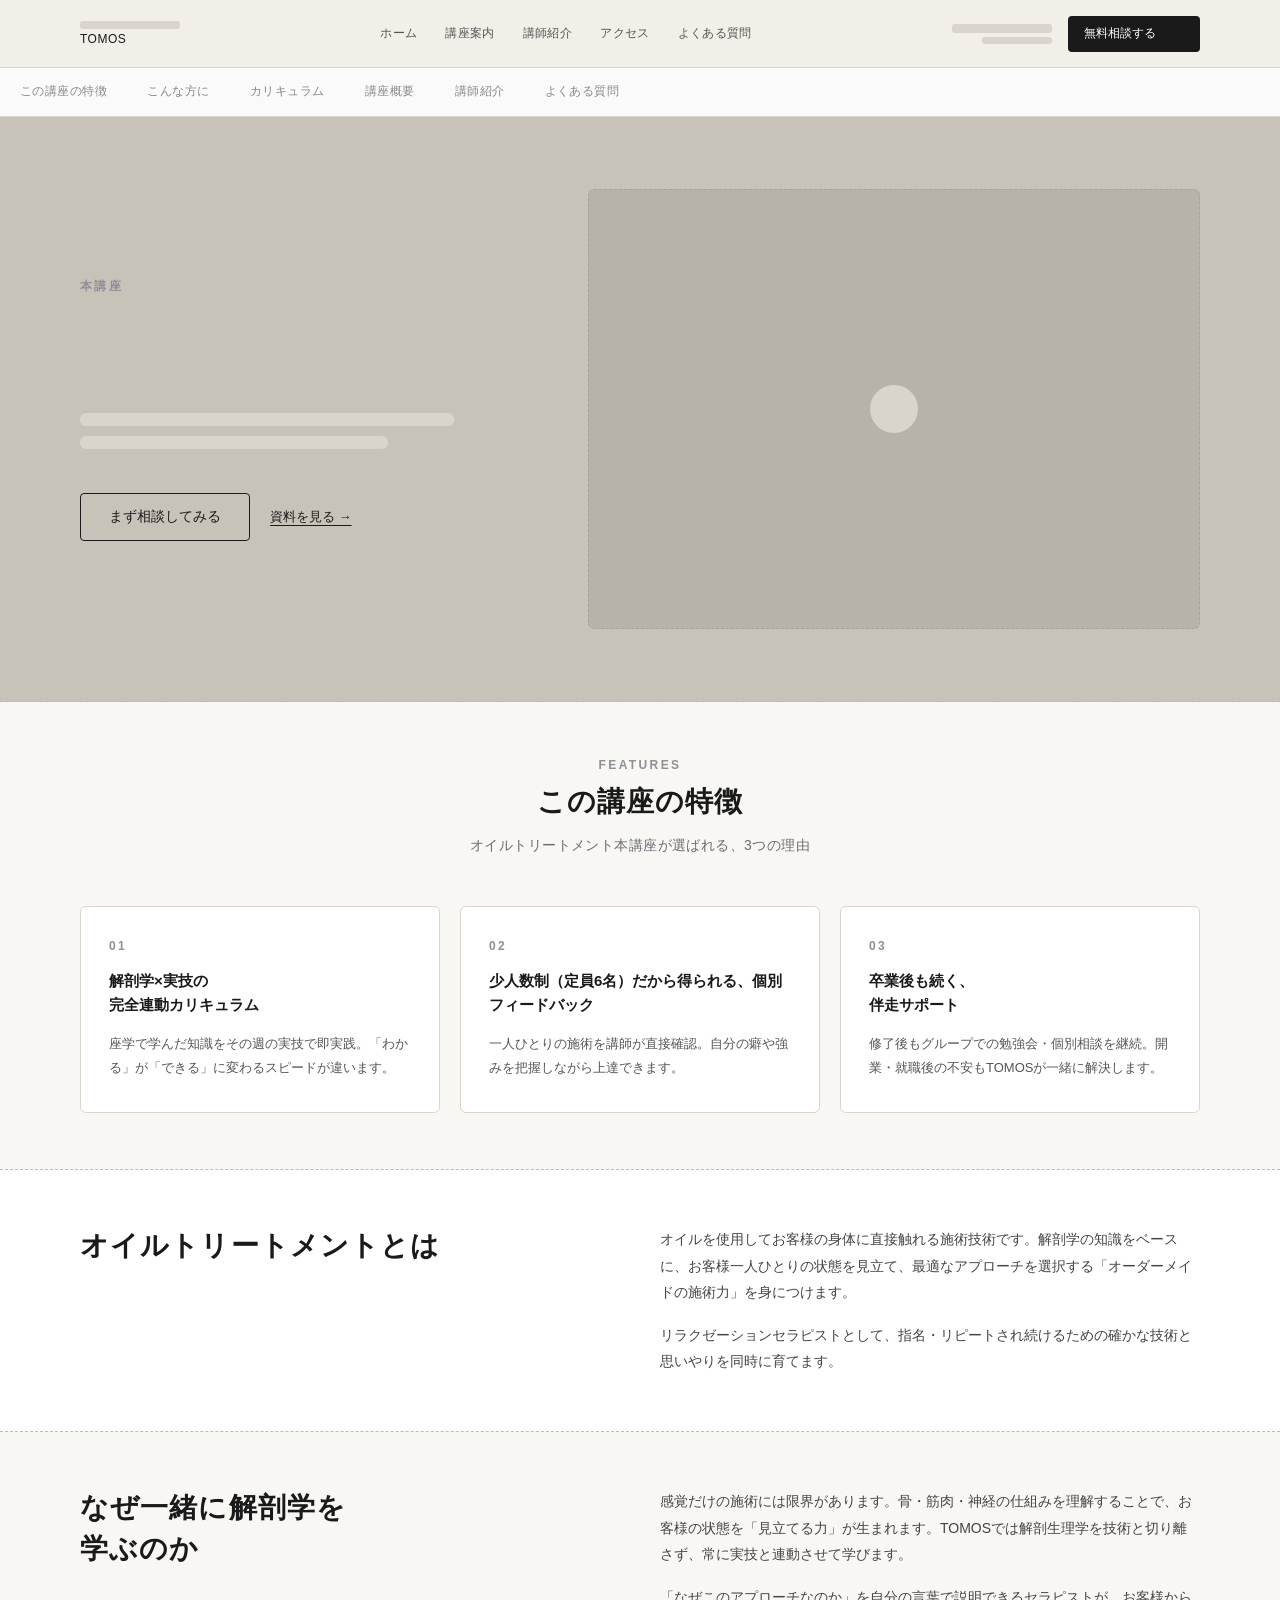
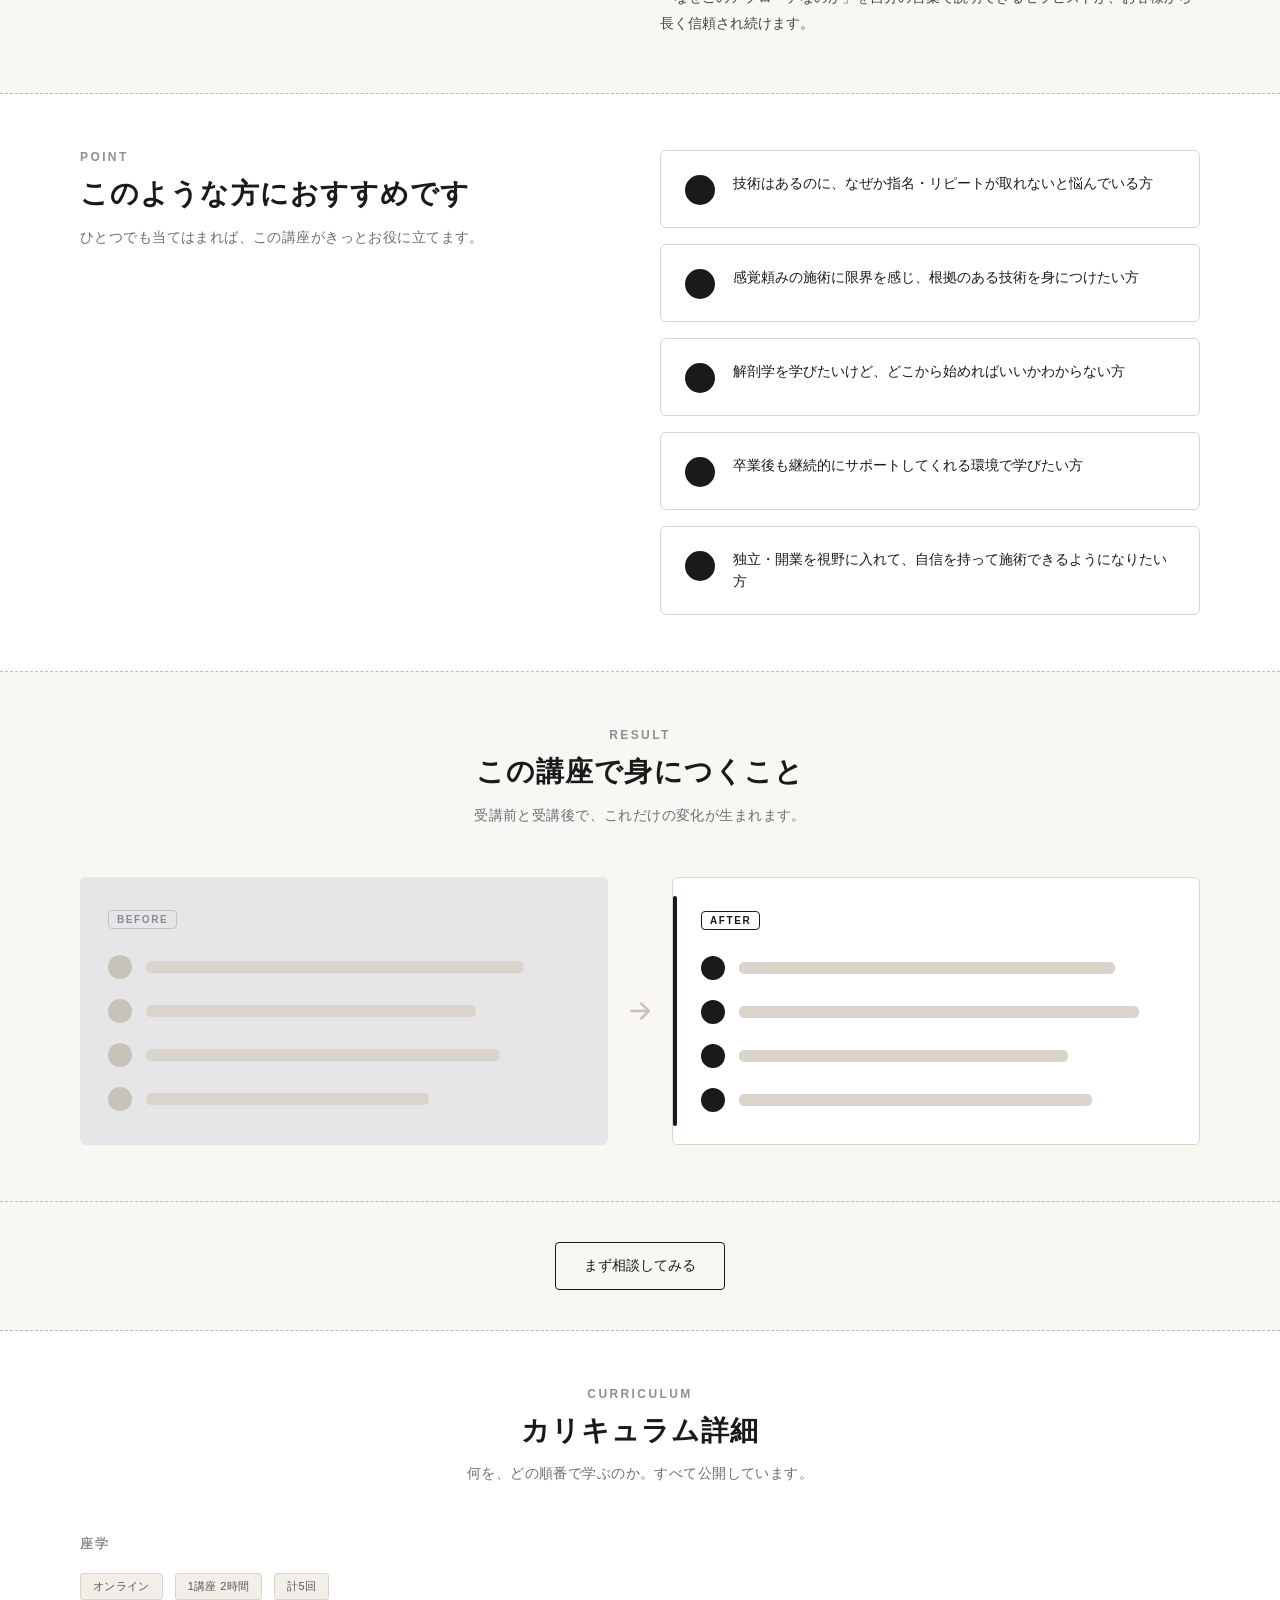
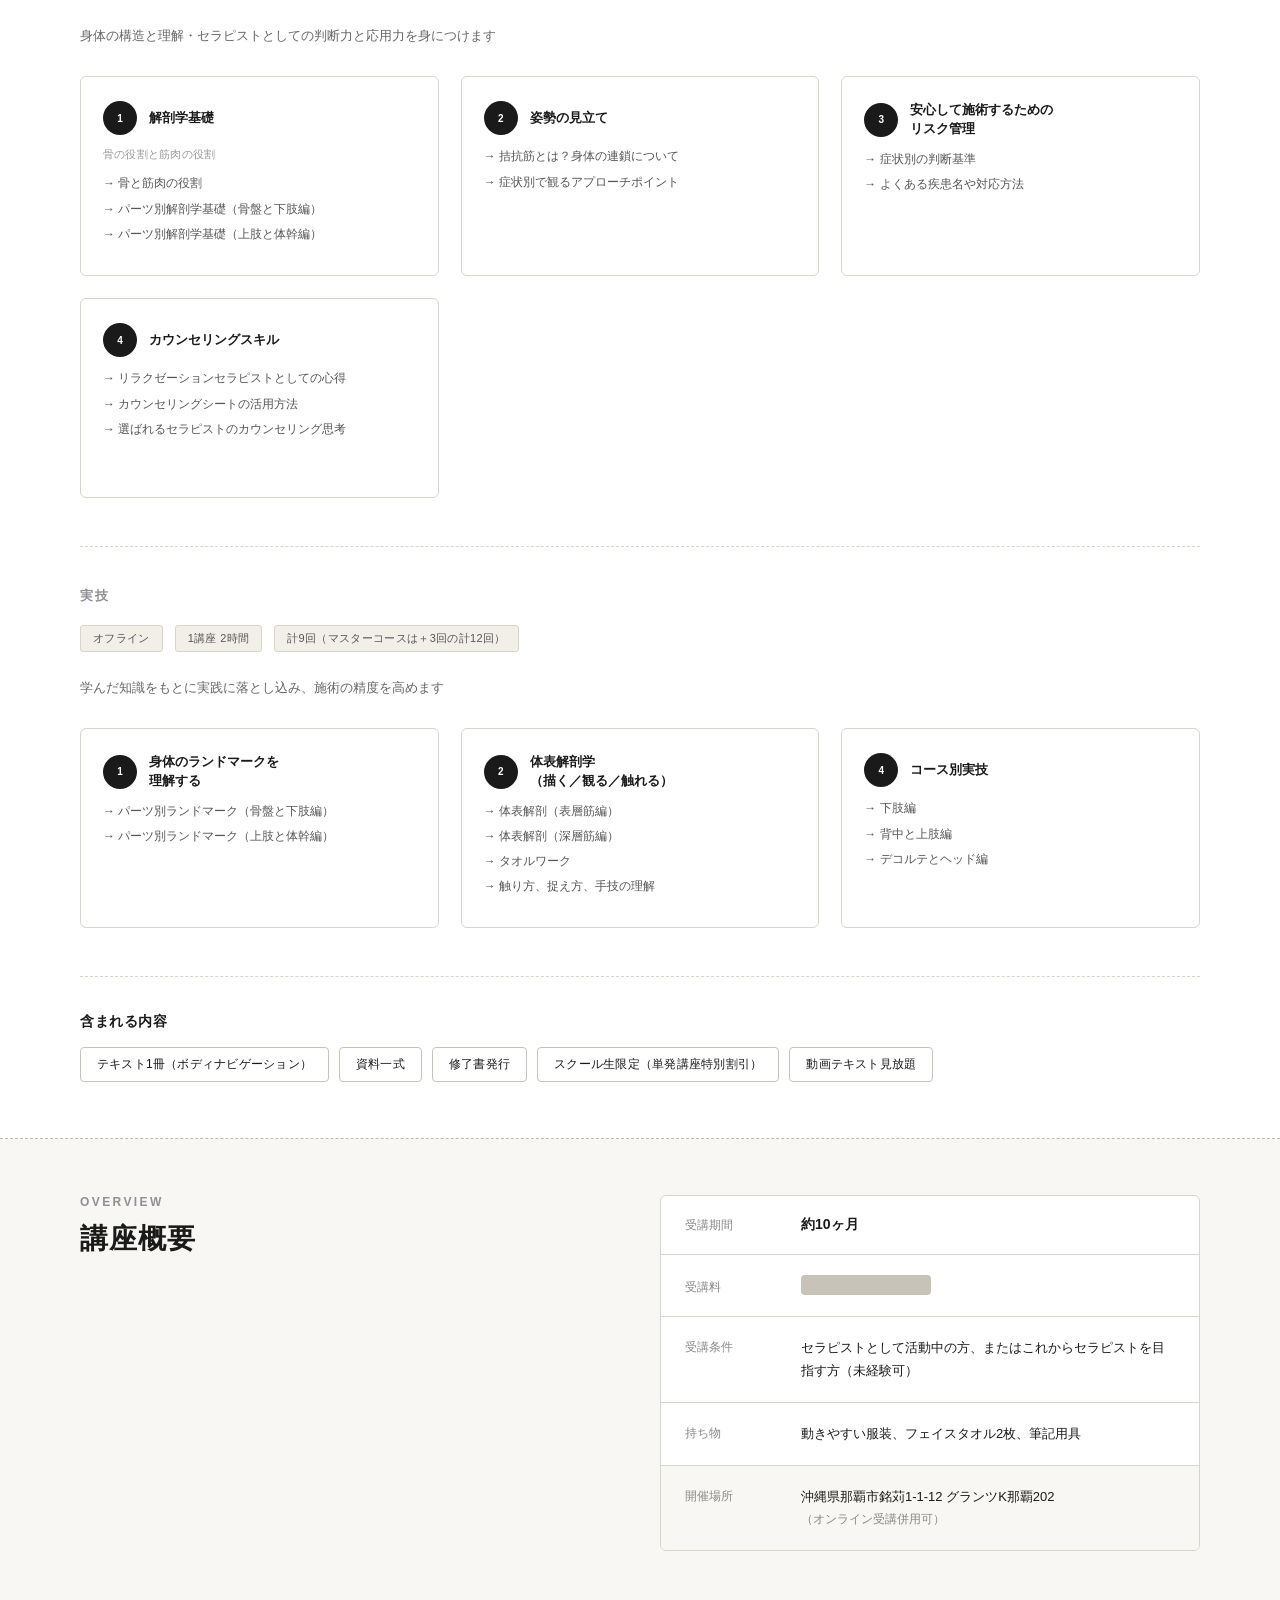
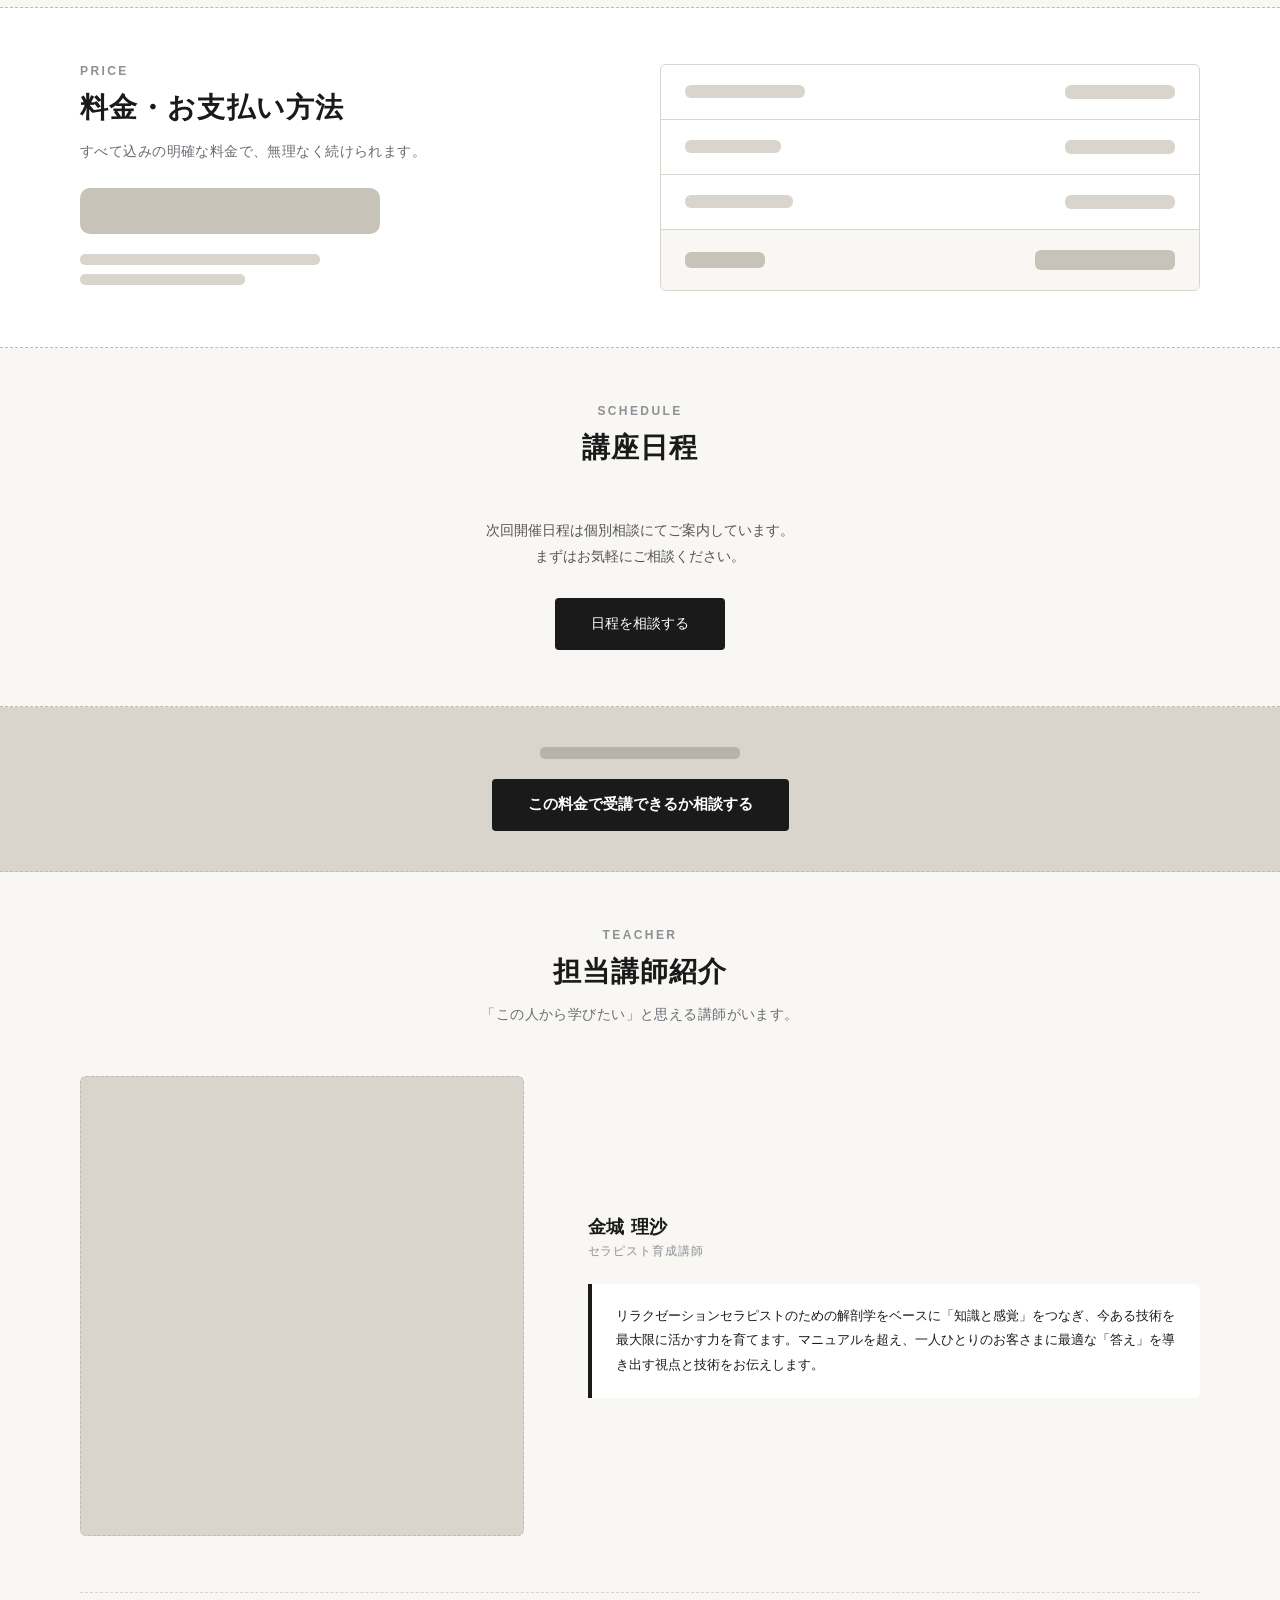
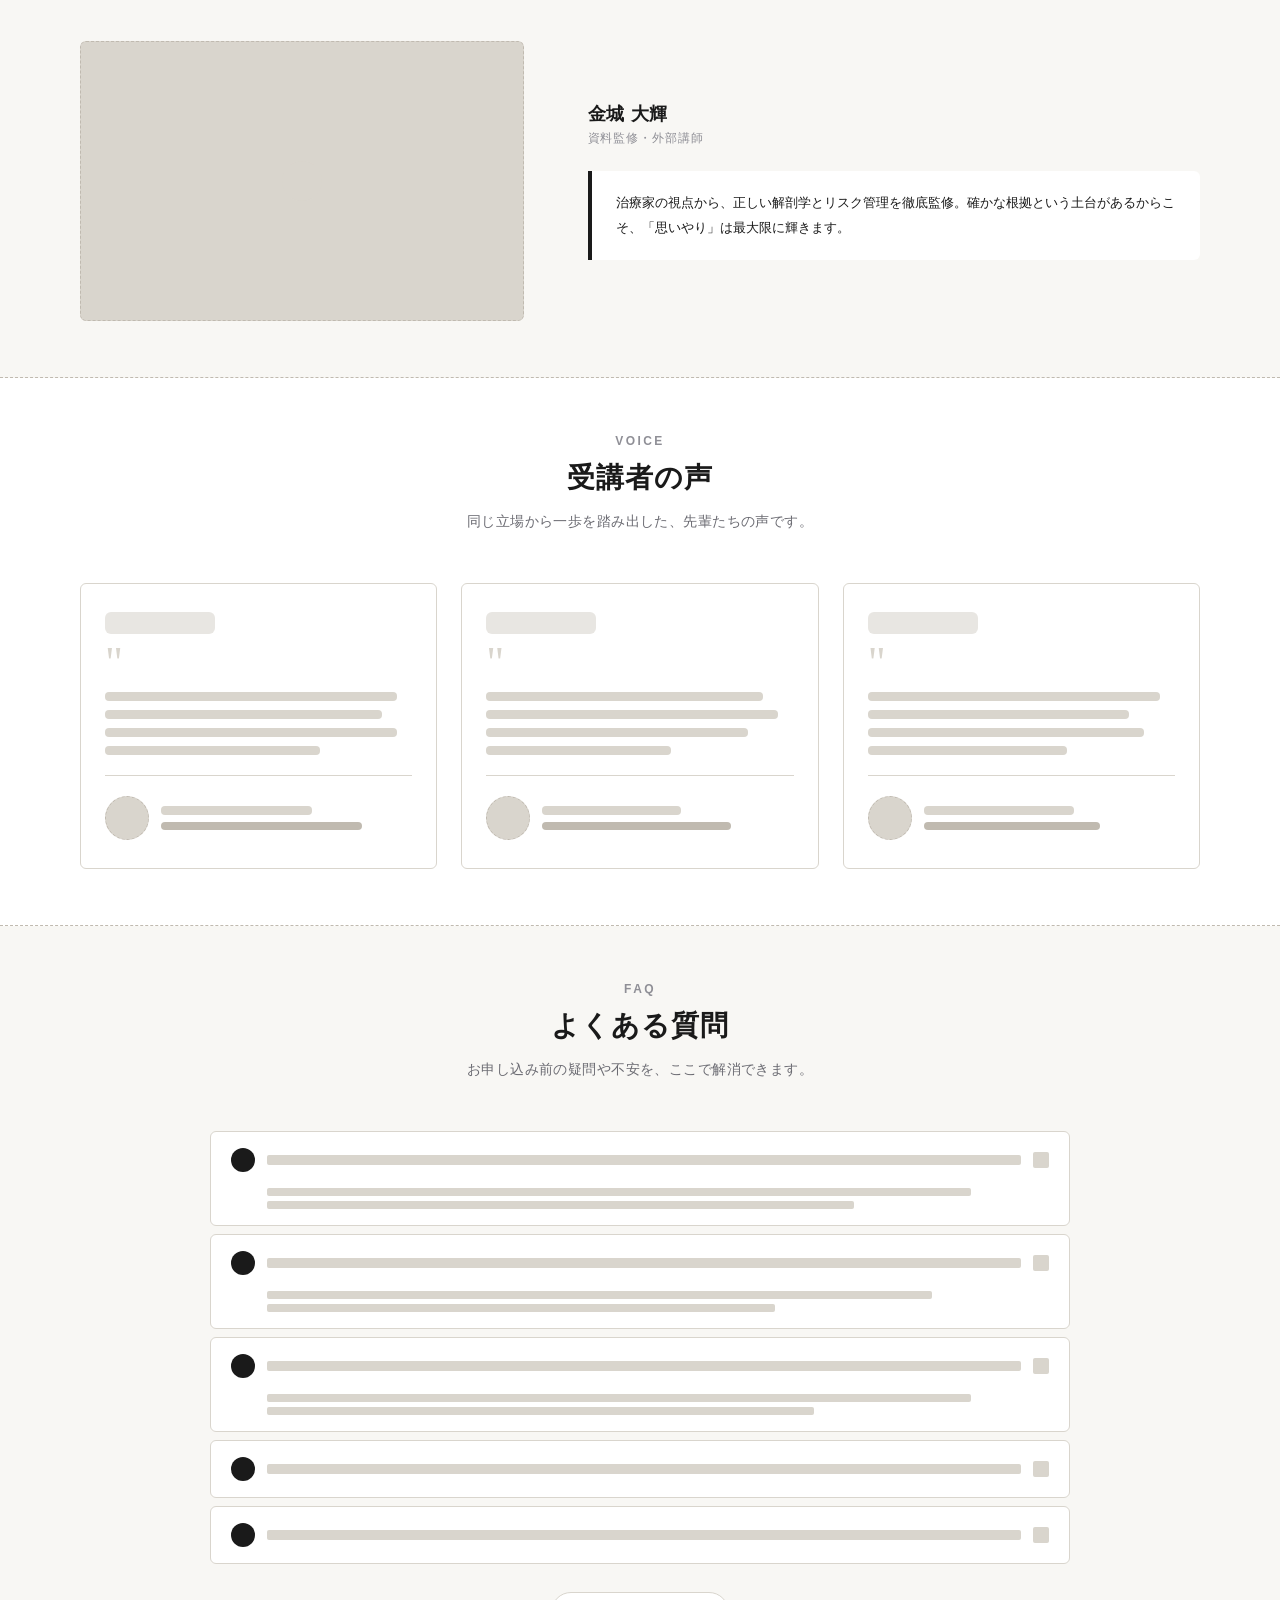
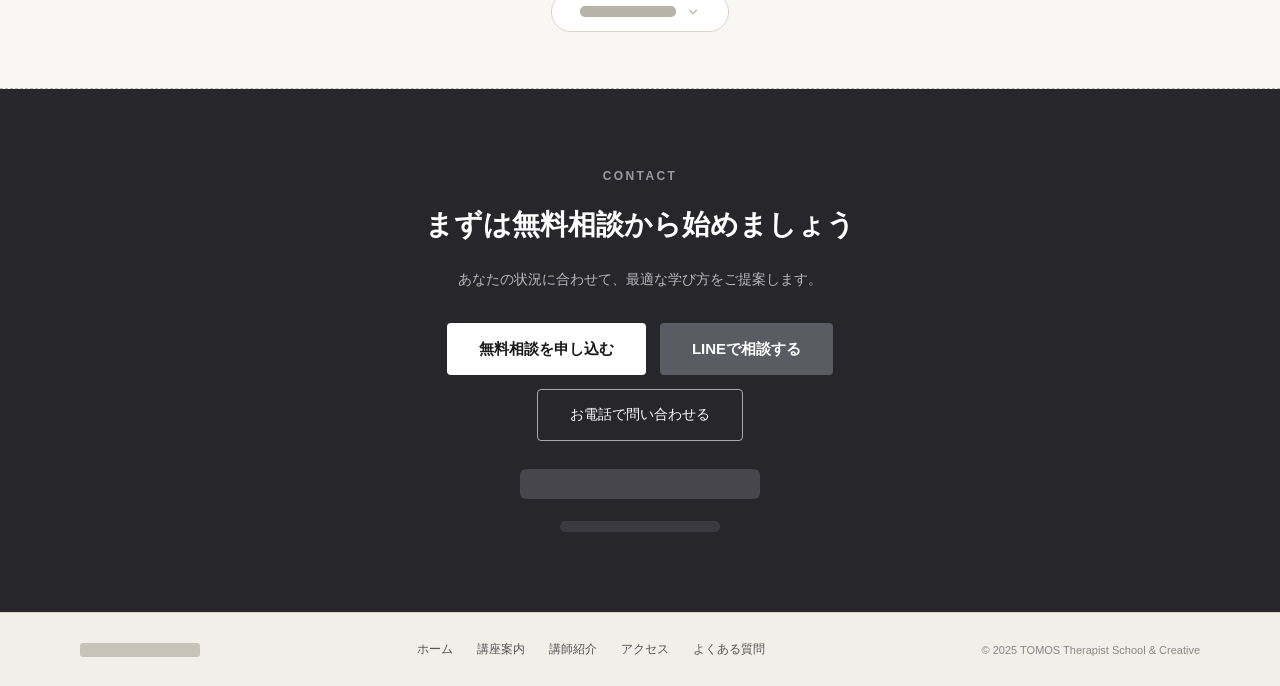
<file: design_sample_３/course_details.html>
<!DOCTYPE html>
<html lang="ja">
<head>
<meta charset="UTF-8">
<meta name="viewport" content="width=device-width,initial-scale=1">
<title>講座詳細 | TOMOS セラピストスクール</title>
<style>
/* ── index.html ベース CSS ── */
*,*::before,*::after{box-sizing:border-box;margin:0;padding:0}
body{background:#F2EFE9;font-family:'Helvetica Neue',Arial,sans-serif;color:#1a1a1a}
.ph{background:#D9D5CD;border-radius:3px}
.ph-dark{background:#C8C3B9;border-radius:3px}
.sec{padding:56px 80px;border-bottom:1px dashed #C0BAB0}
.sec.narrow{padding:40px 80px}
.sec-tag{display:inline-block;font-size:10px;background:#C8C3B9;color:#555;padding:3px 10px;border-radius:3px;margin-bottom:14px;letter-spacing:.06em}
.hdr{display:flex;align-items:center;justify-content:space-between;padding:0 80px;height:68px;background:#F2EFE9;border-bottom:1px solid #D9D5CD;position:sticky;top:0;z-index:100}
.hdr-logo{display:flex;flex-direction:column;gap:3px;text-decoration:none}
.hdr-logo-badge{width:100px;height:8px}
.hdr-nav{display:flex;gap:28px;align-items:center}
.hdr-right{display:flex;align-items:center;gap:16px}
.hdr-tel{display:flex;flex-direction:column;gap:4px;align-items:flex-end}
.hdr-tel span{width:100px;height:9px;display:block}
.hdr-tel small{width:70px;height:7px;display:block}
.btn-solid{height:36px;border-radius:4px;background:#1a1a1a;display:flex;align-items:center;justify-content:center;padding:0 16px}
.btn-solid span{width:100px;height:10px;background:#fff;border-radius:2px}
.hdr-menu{display:none;flex-direction:column;justify-content:space-between;width:28px;height:20px;cursor:pointer;background:none;border:none;padding:2px 0}
.hdr-menu span{display:block;width:100%;height:2px;background:#1a1a1a;border-radius:2px;transition:all .3s}
.nav-overlay{display:none;position:fixed;inset:0;background:rgba(0,0,0,.5);z-index:150}
.nav-overlay.open{display:block}
.nav-drawer{position:fixed;top:0;right:-300px;width:280px;height:100%;background:#F2EFE9;z-index:200;transition:right .3s ease;padding:72px 24px 24px;display:flex;flex-direction:column;gap:20px;border-left:1px solid #D9D5CD}
.nav-drawer.open{right:0}
.nav-drawer-close{position:absolute;top:20px;right:20px;width:28px;height:28px;border:none;background:none;cursor:pointer;display:flex;align-items:center;justify-content:center}
.nav-drawer-close::before,.nav-drawer-close::after{content:'';position:absolute;width:18px;height:2px;background:#1a1a1a;border-radius:2px}
.nav-drawer-close::before{transform:rotate(45deg)}
.nav-drawer-close::after{transform:rotate(-45deg)}
.nav-drawer-item{height:10px;border-radius:2px;background:#D9D5CD;display:block}
.row-2{display:grid;grid-template-columns:1fr 1fr;gap:40px;align-items:start}
.row-3{display:grid;grid-template-columns:repeat(3,1fr);gap:20px}
.row-4{display:grid;grid-template-columns:repeat(4,1fr);gap:16px}
.sec-head{display:flex;flex-direction:column;gap:8px;margin-bottom:36px}
.faq-item{background:#fff;border-radius:6px;border:1px solid #D9D5CD;overflow:hidden;margin-bottom:8px}
.faq-q{display:flex;align-items:center;gap:12px;padding:16px 20px;cursor:pointer;user-select:none}
.faq-q-icon{width:24px;height:24px;border-radius:50%;background:#1a1a1a;flex-shrink:0}
.faq-q-text{flex:1;height:10px;border-radius:2px}
.faq-chev{width:16px;height:16px;border-radius:2px;background:#D9D5CD;transition:transform .3s;flex-shrink:0}
.faq-item.open .faq-chev{transform:rotate(180deg)}
.faq-a{padding:0 20px 16px 56px;display:none;flex-direction:column;gap:5px}
.faq-item.open .faq-a{display:flex}
.faq-a span{height:8px;border-radius:2px}
.ftr{display:flex;align-items:center;justify-content:space-between;padding:28px 80px;background:#F2EFE9;border-top:1px solid #D9D5CD}
.ftr-logo{width:120px;height:14px;display:block}
.ftr-links{display:flex;gap:24px;align-items:center}
.ftr-links a{text-decoration:none}
.ftr-copy{width:180px;height:9px;background:#C0BAB0}
.sp-cta-bar{background:#F2EFE9;border-top:1.5px solid #C8C3B9;padding:10px 16px;display:none;position:fixed;bottom:0;left:0;right:0;z-index:100}
.sp-cta-row{display:flex;gap:8px;margin-bottom:6px}
.sp-cta-line{flex:1;height:40px;background:#1a1a1a;border-radius:4px}
.sp-cta-reserve{flex:1;height:40px;background:#D9D5CD;border-radius:4px}
.sp-cta-tel{text-align:center;height:9px;background:#C0BAB0;width:140px;margin:0 auto;border-radius:2px}
.fade-in{opacity:0;transform:translateY(24px);transition:opacity .65s ease,transform .65s ease}
.fade-in.visible{opacity:1;transform:none}

/* ── Course Details 固有スタイル ── */
.bg-soft{background:#F8F7F4}
.bg-mid{background:#D9D5CD}

/* Real-text section heading */
.cd-shead{display:flex;flex-direction:column;gap:10px;margin-bottom:48px}
.cd-shead.center{align-items:center;text-align:center}
.cd-eyebrow{font-size:12px;font-weight:700;letter-spacing:.2em;color:#8f8f96}
.cd-h2{font-size:clamp(20px,2.2vw,28px);font-weight:700;letter-spacing:.04em;color:#1a1a1a;line-height:1.45;margin:0}
.cd-lead{font-size:14px;font-weight:500;color:#6c6c73;letter-spacing:.03em;line-height:1.85;margin:0;max-width:560px}
.cd-shead.center .cd-lead{text-align:center}
.row-2 .cd-lead{text-align:left}

/* Anchor bar */
.cd-anchor{position:sticky;top:68px;z-index:90;background:#fafafa;border-bottom:1px solid #D9D5CD;display:flex;align-items:center;overflow-x:auto}
.cd-anchor-item{padding:0 20px;height:48px;display:flex;align-items:center;font-size:12px;color:#888;text-decoration:none;white-space:nowrap;border-bottom:2px solid transparent;letter-spacing:.04em;flex-shrink:0;transition:.15s}
.cd-anchor-item:hover{color:#1a1a1a;border-bottom-color:#C8C3B9}

/* FV */
.cd-fv{background:#C8C3B9;padding:72px 80px;display:grid;grid-template-columns:0.84fr 1.16fr;gap:64px;align-items:center;border-bottom:1px dashed #C0BAB0}
.cd-fv-img{height:440px;background:#B8B3A9;border-radius:6px;border:1px dashed #A8A3A0;display:flex;align-items:center;justify-content:center}
.cd-fv-cta{display:flex;align-items:center;gap:20px;margin-top:28px;flex-wrap:wrap}

/* Check cards */
.cd-check-list{display:flex;flex-direction:column;gap:16px}
.cd-check-card{display:flex;gap:18px;align-items:flex-start;background:#fff;border:1px solid #D9D5CD;border-radius:6px;padding:22px 24px}
.cd-check-ic{width:30px;height:30px;min-width:30px;border-radius:50%;background:#1a1a1a;flex-shrink:0;margin-top:2px}
.cd-check-body{flex:1;display:flex;flex-direction:column;gap:11px}
.cd-check-link{display:flex;align-items:center;gap:10px;margin-top:4px}
.cd-check-link-ic{width:18px;height:18px;min-width:18px;border-radius:50%;background:#C8C3B9;flex-shrink:0}

/* BEFORE/AFTER */
.cd-ba{display:grid;grid-template-columns:1fr 64px 1fr;align-items:stretch}
.cd-ba-col{border-radius:6px;padding:32px 28px;display:flex;flex-direction:column;gap:20px}
.cd-ba-before{background:#e6e6e9}
.cd-ba-after{background:#fff;border:1px solid #D9D5CD;position:relative}
.cd-ba-after::before{content:'';position:absolute;left:0;top:18px;bottom:18px;width:4px;background:#1a1a1a;border-radius:4px}
.cd-ba-arrow{display:flex;align-items:center;justify-content:center}
.cd-ba-arrow svg{width:30px;height:30px;color:#C8C3B9}
.cd-ba-row{display:flex;align-items:center;gap:14px}
.cd-ba-ic{width:24px;height:24px;min-width:24px;border-radius:50%;flex-shrink:0}
.cd-ba-before .cd-ba-ic{background:#C8C3B9}
.cd-ba-after .cd-ba-ic{background:#1a1a1a}
.cd-ba-head{margin-bottom:6px}
.cd-ba-tag{font-size:10px;font-weight:700;letter-spacing:.16em;color:#8a8a90;border:1px solid #C8C3B9;border-radius:4px;padding:3px 8px;display:inline-block}
.cd-ba-after .cd-ba-tag{color:#1a1a1a;border-color:#1a1a1a}

/* Curriculum */
.cd-tabs{display:flex;gap:10px;justify-content:center;margin-bottom:36px}
.cd-tab{border:1.5px solid #D9D5CD;background:#fff;border-radius:999px;padding:12px 32px;cursor:pointer;display:flex;align-items:center;gap:10px;font-family:inherit;font-size:14px;transition:.2s}
.cd-tab.active{background:#1a1a1a;border-color:#1a1a1a}
.cd-tab-bar{width:80px;height:11px;border-radius:5px;background:#D9D5CD;display:block}
.cd-tab.active .cd-tab-bar{background:rgba(255,255,255,.8)}
.tabpanel{display:none}
.tabpanel.active{display:block}
.cur-grid{display:grid;grid-template-columns:repeat(3,1fr);gap:22px}
.cur-card{background:#fff;border:1px solid #D9D5CD;border-radius:6px;padding:24px 22px;display:flex;flex-direction:column;gap:12px;min-height:200px}
.cur-num{width:34px;height:34px;min-width:34px;border-radius:50%;background:#1a1a1a;flex-shrink:0}
.cur-hidden{display:none}
.cur-more{display:flex;justify-content:center;margin-top:24px}
.more-btn{border:1.5px solid #D9D5CD;background:#fff;border-radius:999px;padding:12px 28px;cursor:pointer;display:flex;align-items:center;gap:10px;font-family:inherit;transition:.2s}
.more-btn:hover{background:#F8F7F4}
.more-btn svg{width:14px;height:14px;color:#B8B3A9}

/* Price */
.cd-price-table{background:#fff;border:1px solid #D9D5CD;border-radius:6px;overflow:hidden}
.cd-price-row{display:grid;grid-template-columns:1fr auto;gap:20px;align-items:center;padding:20px 24px;border-bottom:1px solid #D9D5CD}
.cd-price-row:last-child{border-bottom:none;background:#F8F7F4}

/* Voice */
.cd-voice-grid{display:grid;grid-template-columns:repeat(3,1fr);gap:24px}
.cd-vcard{background:#fff;border:1px solid #D9D5CD;border-radius:6px;padding:28px 24px;display:flex;flex-direction:column;gap:16px}
.cd-vbadge{align-self:flex-start;height:22px;width:110px;border-radius:6px;background:#E8E6E2;display:block}
.cd-vquote{font-size:44px;line-height:.6;color:#D9D5CD;font-family:Georgia,serif}
.cd-vsep{height:1px;background:#D9D5CD;margin:4px 0}
.cd-vperson{display:flex;align-items:center;gap:12px}
.cd-v-avatar{width:44px;height:44px;min-width:44px;border-radius:50%;background:#D9D5CD;border:1px dashed #C0BAB0;flex-shrink:0}
.cd-vmeta{display:flex;flex-direction:column;gap:7px;flex:1}

/* Teacher */
.cd-teacher-grid{display:grid;grid-template-columns:0.84fr 1.16fr;gap:64px;align-items:center}
.cd-teacher-img{height:460px;background:#D9D5CD;border-radius:6px;border:1px dashed #C0BAB0;display:flex;align-items:center;justify-content:center}
.cd-t-creds{display:flex;flex-direction:column;gap:12px;margin:6px 0}
.cd-t-cred{display:flex;align-items:center;gap:12px}
.cd-t-cred-ic{width:16px;height:16px;min-width:16px;border-radius:50%;background:#C8C3B9;flex-shrink:0}
.cd-t-msg{border-left:4px solid #1a1a1a;background:#fff;border-radius:0 6px 6px 0;padding:20px 24px;display:flex;flex-direction:column;gap:11px;margin-top:8px}

/* FAQ list wrapper */
.cd-faq-list{max-width:860px;margin:0 auto}

/* Final CTA dark */
.cd-final-sec{background:#27272b;padding:80px;border-bottom:none}
.cd-final-inner{display:flex;flex-direction:column;align-items:center;gap:22px;text-align:center;max-width:580px;margin:0 auto}
.cd-final-btns{display:flex;gap:14px;flex-wrap:wrap;justify-content:center;margin-top:8px}

/* ── Media Queries ── */
@media(max-width:768px){
  .hdr{padding:0 16px;height:52px}
  .hdr-nav,.hdr-tel,.btn-solid{display:none}
  .hdr-menu{display:flex}
  .sec{padding:44px 20px}
  .sec.narrow{padding:32px 20px}
  .row-2{grid-template-columns:1fr;gap:20px}
  .row-3{grid-template-columns:1fr}
  .row-4{grid-template-columns:repeat(2,1fr);gap:12px}
  .ftr{flex-direction:column;gap:14px;padding:24px 20px;text-align:center}
  .ftr-links{flex-wrap:wrap;justify-content:center;gap:12px}
  .sp-cta-bar{display:block}
  body{padding-bottom:72px}
  .cd-anchor{top:52px}
  .cd-fv{padding:44px 20px;grid-template-columns:1fr;gap:24px}
  .cd-fv-img{height:220px;order:-1}
  .cd-fv-cta{flex-direction:column;align-items:stretch;gap:12px}
  .cd-ba{grid-template-columns:1fr;gap:12px}
  .cd-ba-arrow{transform:rotate(90deg);height:32px}
  .cd-ba-after::before{display:none}
  .cd-tabs{flex-wrap:nowrap}
  .cd-tab{flex:1;padding:10px 14px}
  .cd-tab-bar{width:52px}
  .cur-grid{grid-template-columns:1fr}
  .cd-voice-grid{grid-template-columns:1fr}
  .cd-teacher-grid{grid-template-columns:1fr;gap:24px}
  .cd-teacher-img{height:220px;order:-1}
  .cd-final-sec{padding:56px 20px}
  .cd-final-btns{flex-direction:column;width:100%}
  .cd-shead{margin-bottom:28px}
}
</style>
</head>
<body>

<!-- ── Header ── -->
<header class="hdr">
  <a href="index.html" class="hdr-logo">
    <div class="ph hdr-logo-badge"></div>
    <span style="font-size:12px;font-weight:500;color:#1a1a1a;letter-spacing:.04em;white-space:nowrap;height:auto;background:none">TOMOS</span>
  </a>
  <nav class="hdr-nav">
    <a href="index.html" style="text-decoration:none;font-size:12px;color:#555;letter-spacing:.03em">ホーム</a>
    <a href="course.html" style="text-decoration:none;font-size:12px;color:#555;letter-spacing:.03em">講座案内</a>
    <a href="index.html#teacher" style="text-decoration:none;font-size:12px;color:#555;letter-spacing:.03em">講師紹介</a>
    <a href="index.html#access" style="text-decoration:none;font-size:12px;color:#555;letter-spacing:.03em">アクセス</a>
    <a href="index.html#faq" style="text-decoration:none;font-size:12px;color:#555;letter-spacing:.03em">よくある質問</a>
  </nav>
  <div class="hdr-right">
    <div class="hdr-tel">
      <span class="ph"></span>
      <small class="ph"></small>
    </div>
    <div class="btn-solid" style="cursor:pointer">
      <span style="font-size:12px;color:#fff;font-weight:500;height:auto;background:none">無料相談する</span>
    </div>
  </div>
  <button class="hdr-menu" id="menuBtn" aria-label="メニューを開く">
    <span></span><span></span><span></span>
  </button>
</header>

<!-- Nav overlay + drawer -->
<div class="nav-overlay" id="navOverlay"></div>
<div class="nav-drawer" id="navDrawer">
  <button class="nav-drawer-close" id="drawerClose" aria-label="閉じる"></button>
  <a href="index.html" class="nav-drawer-item" style="text-decoration:none;font-size:14px;color:#1a1a1a;height:auto;background:none">ホーム</a>
  <a href="course.html" class="nav-drawer-item" style="text-decoration:none;font-size:14px;color:#1a1a1a;height:auto;background:none">講座案内</a>
  <a href="index.html#teacher" class="nav-drawer-item" style="text-decoration:none;font-size:14px;color:#1a1a1a;height:auto;background:none">講師紹介</a>
  <a href="index.html#access" class="nav-drawer-item" style="text-decoration:none;font-size:14px;color:#1a1a1a;height:auto;background:none">アクセス</a>
  <a href="index.html#faq" class="nav-drawer-item" style="text-decoration:none;font-size:14px;color:#1a1a1a;height:auto;background:none">よくある質問</a>
</div>

<!-- ── アンカーバー ── -->
<nav class="cd-anchor">
  <a href="#features" class="cd-anchor-item">この講座の特徴</a>
  <a href="#target" class="cd-anchor-item">こんな方に</a>
  <a href="#curriculum" class="cd-anchor-item">カリキュラム</a>
  <a href="#overview" class="cd-anchor-item">講座概要</a>
  <a href="#teacher" class="cd-anchor-item">講師紹介</a>
  <a href="#faq" class="cd-anchor-item">よくある質問</a>
</nav>

<!-- ── 01 FV ── -->
<section class="cd-fv">
  <div style="display:flex;flex-direction:column;gap:16px">
    <span class="cd-eyebrow">本講座</span>
    <div style="display:flex;flex-direction:column;gap:10px;margin-top:6px">
      <span class="ph-dark" style="height:30px;width:90%;display:block;border-radius:8px"></span>
      <span class="ph-dark" style="height:30px;width:65%;display:block;border-radius:8px"></span>
    </div>
    <div style="display:flex;flex-direction:column;gap:10px;margin-top:10px;max-width:440px">
      <span class="ph" style="height:13px;width:85%;display:block;border-radius:6px"></span>
      <span class="ph" style="height:13px;width:70%;display:block;border-radius:6px"></span>
    </div>
    <div class="cd-fv-cta">
      <a href="#" style="height:48px;padding:0 28px;border:1.5px solid #1a1a1a;border-radius:4px;display:inline-flex;align-items:center;justify-content:center;text-decoration:none;font-size:14px;color:#1a1a1a;font-weight:500;background:transparent">まず相談してみる</a>
      <button style="background:none;border:none;font-size:13px;color:#1a1a1a;text-decoration:underline;text-underline-offset:4px;cursor:pointer;font-family:inherit;padding:0">資料を見る →</button>
    </div>
  </div>
  <div class="cd-fv-img">
    <div class="ph" style="width:48px;height:48px;border-radius:50%"></div>
  </div>
</section>

<!-- ── この講座の特徴 ── -->
<section class="sec fade-in bg-soft" id="features">
  <div class="cd-shead center">
    <span class="cd-eyebrow">FEATURES</span>
    <h2 class="cd-h2">この講座の特徴</h2>
    <p class="cd-lead">オイルトリートメント本講座が選ばれる、3つの理由</p>
  </div>
  <div class="row-3">
    <div style="background:#fff;border:1px solid #D9D5CD;border-radius:6px;padding:32px 28px;display:flex;flex-direction:column;gap:16px">
      <span class="cd-eyebrow">01</span>
      <h3 style="font-size:15px;font-weight:700;color:#1a1a1a;line-height:1.55;margin:0">解剖学×実技の<br>完全連動カリキュラム</h3>
      <p style="font-size:13px;color:#555;line-height:1.85;margin:0">座学で学んだ知識をその週の実技で即実践。「わかる」が「できる」に変わるスピードが違います。</p>
    </div>
    <div style="background:#fff;border:1px solid #D9D5CD;border-radius:6px;padding:32px 28px;display:flex;flex-direction:column;gap:16px">
      <span class="cd-eyebrow">02</span>
      <h3 style="font-size:15px;font-weight:700;color:#1a1a1a;line-height:1.55;margin:0">少人数制（定員6名）だから得られる、個別フィードバック</h3>
      <p style="font-size:13px;color:#555;line-height:1.85;margin:0">一人ひとりの施術を講師が直接確認。自分の癖や強みを把握しながら上達できます。</p>
    </div>
    <div style="background:#fff;border:1px solid #D9D5CD;border-radius:6px;padding:32px 28px;display:flex;flex-direction:column;gap:16px">
      <span class="cd-eyebrow">03</span>
      <h3 style="font-size:15px;font-weight:700;color:#1a1a1a;line-height:1.55;margin:0">卒業後も続く、<br>伴走サポート</h3>
      <p style="font-size:13px;color:#555;line-height:1.85;margin:0">修了後もグループでの勉強会・個別相談を継続。開業・就職後の不安もTOMOSが一緒に解決します。</p>
    </div>
  </div>
</section>

<!-- ── オイルトリートメントとは ── -->
<section class="sec fade-in" id="about-oil" style="background:#fff">
  <div class="row-2" style="align-items:start">
    <div class="cd-shead" style="margin-bottom:0">
      <h2 class="cd-h2">オイルトリートメントとは</h2>
    </div>
    <div style="display:flex;flex-direction:column;gap:16px">
      <p style="font-size:14px;color:#444;line-height:1.9;margin:0">オイルを使用してお客様の身体に直接触れる施術技術です。解剖学の知識をベースに、お客様一人ひとりの状態を見立て、最適なアプローチを選択する「オーダーメイドの施術力」を身につけます。</p>
      <p style="font-size:14px;color:#444;line-height:1.9;margin:0">リラクゼーションセラピストとして、指名・リピートされ続けるための確かな技術と思いやりを同時に育てます。</p>
    </div>
  </div>
</section>

<!-- ── なぜ一緒に解剖学を学ぶのか ── -->
<section class="sec fade-in bg-soft" id="why-anatomy">
  <div class="row-2" style="align-items:start">
    <div class="cd-shead" style="margin-bottom:0">
      <h2 class="cd-h2">なぜ一緒に解剖学を<br>学ぶのか</h2>
    </div>
    <div style="display:flex;flex-direction:column;gap:16px">
      <p style="font-size:14px;color:#444;line-height:1.9;margin:0">感覚だけの施術には限界があります。骨・筋肉・神経の仕組みを理解することで、お客様の状態を「見立てる力」が生まれます。TOMOSでは解剖生理学を技術と切り離さず、常に実技と連動させて学びます。</p>
      <p style="font-size:14px;color:#444;line-height:1.9;margin:0">「なぜこのアプローチなのか」を自分の言葉で説明できるセラピストが、お客様から長く信頼され続けます。</p>
    </div>
  </div>
</section>

<!-- ── このような方におすすめです ── -->
<section class="sec fade-in" id="target" style="background:#fff">
  <div class="row-2" style="align-items:start">
    <div class="cd-shead" style="margin-bottom:0">
      <span class="cd-eyebrow">POINT</span>
      <h2 class="cd-h2">このような方におすすめです</h2>
      <p class="cd-lead">ひとつでも当てはまれば、この講座がきっとお役に立てます。</p>
    </div>
    <div class="cd-check-list">
      <div class="cd-check-card">
        <span class="cd-check-ic"></span>
        <div class="cd-check-body">
          <p style="font-size:14px;color:#1a1a1a;font-weight:500;line-height:1.55;margin:0">技術はあるのに、なぜか指名・リピートが取れないと悩んでいる方</p>
        </div>
      </div>
      <div class="cd-check-card">
        <span class="cd-check-ic"></span>
        <div class="cd-check-body">
          <p style="font-size:14px;color:#1a1a1a;font-weight:500;line-height:1.55;margin:0">感覚頼みの施術に限界を感じ、根拠のある技術を身につけたい方</p>
        </div>
      </div>
      <div class="cd-check-card">
        <span class="cd-check-ic"></span>
        <div class="cd-check-body">
          <p style="font-size:14px;color:#1a1a1a;font-weight:500;line-height:1.55;margin:0">解剖学を学びたいけど、どこから始めればいいかわからない方</p>
        </div>
      </div>
      <div class="cd-check-card">
        <span class="cd-check-ic"></span>
        <div class="cd-check-body">
          <p style="font-size:14px;color:#1a1a1a;font-weight:500;line-height:1.55;margin:0">卒業後も継続的にサポートしてくれる環境で学びたい方</p>
        </div>
      </div>
      <div class="cd-check-card">
        <span class="cd-check-ic"></span>
        <div class="cd-check-body">
          <p style="font-size:14px;color:#1a1a1a;font-weight:500;line-height:1.55;margin:0">独立・開業を視野に入れて、自信を持って施術できるようになりたい方</p>
        </div>
      </div>
    </div>
  </div>
</section>

<!-- ── 身につくこと（BEFORE/AFTER） ── -->
<section class="sec fade-in bg-soft" id="result">
  <div class="cd-shead center">
    <span class="cd-eyebrow">RESULT</span>
    <h2 class="cd-h2">この講座で身につくこと</h2>
    <p class="cd-lead">受講前と受講後で、これだけの変化が生まれます。</p>
  </div>
  <div class="cd-ba">
    <div class="cd-ba-col cd-ba-before">
      <div class="cd-ba-head"><span class="cd-ba-tag">BEFORE</span></div>
      <div class="cd-ba-row"><span class="cd-ba-ic"></span><span class="ph" style="height:12px;width:80%;display:block;border-radius:5px"></span></div>
      <div class="cd-ba-row"><span class="cd-ba-ic"></span><span class="ph" style="height:12px;width:70%;display:block;border-radius:5px"></span></div>
      <div class="cd-ba-row"><span class="cd-ba-ic"></span><span class="ph" style="height:12px;width:75%;display:block;border-radius:5px"></span></div>
      <div class="cd-ba-row"><span class="cd-ba-ic"></span><span class="ph" style="height:12px;width:60%;display:block;border-radius:5px"></span></div>
    </div>
    <div class="cd-ba-arrow">
      <svg viewBox="0 0 24 24" fill="none" stroke="currentColor" stroke-width="2" stroke-linecap="round" stroke-linejoin="round"><path d="M5 12h14M13 6l6 6-6 6"/></svg>
    </div>
    <div class="cd-ba-col cd-ba-after">
      <div class="cd-ba-head"><span class="cd-ba-tag">AFTER</span></div>
      <div class="cd-ba-row"><span class="cd-ba-ic"></span><span class="ph" style="height:12px;width:80%;display:block;border-radius:5px"></span></div>
      <div class="cd-ba-row"><span class="cd-ba-ic"></span><span class="ph" style="height:12px;width:85%;display:block;border-radius:5px"></span></div>
      <div class="cd-ba-row"><span class="cd-ba-ic"></span><span class="ph" style="height:12px;width:70%;display:block;border-radius:5px"></span></div>
      <div class="cd-ba-row"><span class="cd-ba-ic"></span><span class="ph" style="height:12px;width:75%;display:block;border-radius:5px"></span></div>
    </div>
  </div>
</section>

<!-- ── CTA① ── -->
<section class="sec narrow fade-in bg-soft" style="border-top:none">
  <div style="display:flex;justify-content:center">
    <a href="#" style="height:48px;padding:0 28px;border:1.5px solid #1a1a1a;border-radius:4px;display:inline-flex;align-items:center;justify-content:center;text-decoration:none;font-size:14px;color:#1a1a1a;font-weight:500;background:transparent">まず相談してみる</a>
  </div>
</section>

<!-- ── 04 カリキュラム ── -->
<section class="sec fade-in" id="curriculum" style="background:#fff">
  <div class="cd-shead center">
    <span class="cd-eyebrow">CURRICULUM</span>
    <h2 class="cd-h2">カリキュラム詳細</h2>
    <p class="cd-lead">何を、どの順番で学ぶのか。すべて公開しています。</p>
  </div>
  <!-- 座学 -->
  <div>
    <h3 style="font-size:13px;font-weight:700;letter-spacing:.15em;color:#8f8f96;margin-bottom:20px">座学</h3>
    <div style="display:flex;gap:12px;margin-bottom:24px;flex-wrap:wrap">
      <span style="font-size:11px;color:#555;border:1px solid #D9D5CD;border-radius:3px;padding:5px 12px;background:#F2EFE9;letter-spacing:.03em">オンライン</span>
      <span style="font-size:11px;color:#555;border:1px solid #D9D5CD;border-radius:3px;padding:5px 12px;background:#F2EFE9;letter-spacing:.03em">1講座 2時間</span>
      <span style="font-size:11px;color:#555;border:1px solid #D9D5CD;border-radius:3px;padding:5px 12px;background:#F2EFE9;letter-spacing:.03em">計5回</span>
    </div>
    <p style="font-size:13px;color:#666;line-height:1.85;margin:0 0 28px">身体の構造と理解・セラピストとしての判断力と応用力を身につけます</p>
    <div class="cur-grid">
      <div class="cur-card">
        <div style="display:flex;align-items:center;gap:12px">
          <span class="cur-num" style="display:flex;align-items:center;justify-content:center;font-size:10px;font-weight:700;color:#fff;flex-shrink:0">1</span>
          <span style="font-size:13px;font-weight:600;color:#1a1a1a;line-height:1.4">解剖学基礎</span>
        </div>
        <p style="font-size:11px;color:#999;margin:0;letter-spacing:.02em">骨の役割と筋肉の役割</p>
        <div style="display:flex;flex-direction:column;gap:6px;flex:1">
          <p style="font-size:12px;color:#555;margin:0;line-height:1.6">→ 骨と筋肉の役割</p>
          <p style="font-size:12px;color:#555;margin:0;line-height:1.6">→ パーツ別解剖学基礎（骨盤と下肢編）</p>
          <p style="font-size:12px;color:#555;margin:0;line-height:1.6">→ パーツ別解剖学基礎（上肢と体幹編）</p>
        </div>
      </div>
      <div class="cur-card">
        <div style="display:flex;align-items:center;gap:12px">
          <span class="cur-num" style="display:flex;align-items:center;justify-content:center;font-size:10px;font-weight:700;color:#fff;flex-shrink:0">2</span>
          <span style="font-size:13px;font-weight:600;color:#1a1a1a;line-height:1.4">姿勢の見立て</span>
        </div>
        <div style="display:flex;flex-direction:column;gap:6px;flex:1">
          <p style="font-size:12px;color:#555;margin:0;line-height:1.6">→ 拮抗筋とは？身体の連鎖について</p>
          <p style="font-size:12px;color:#555;margin:0;line-height:1.6">→ 症状別で観るアプローチポイント</p>
        </div>
      </div>
      <div class="cur-card">
        <div style="display:flex;align-items:center;gap:12px">
          <span class="cur-num" style="display:flex;align-items:center;justify-content:center;font-size:10px;font-weight:700;color:#fff;flex-shrink:0">3</span>
          <span style="font-size:13px;font-weight:600;color:#1a1a1a;line-height:1.4">安心して施術するための<br>リスク管理</span>
        </div>
        <div style="display:flex;flex-direction:column;gap:6px;flex:1">
          <p style="font-size:12px;color:#555;margin:0;line-height:1.6">→ 症状別の判断基準</p>
          <p style="font-size:12px;color:#555;margin:0;line-height:1.6">→ よくある疾患名や対応方法</p>
        </div>
      </div>
      <div class="cur-card">
        <div style="display:flex;align-items:center;gap:12px">
          <span class="cur-num" style="display:flex;align-items:center;justify-content:center;font-size:10px;font-weight:700;color:#fff;flex-shrink:0">4</span>
          <span style="font-size:13px;font-weight:600;color:#1a1a1a;line-height:1.4">カウンセリングスキル</span>
        </div>
        <div style="display:flex;flex-direction:column;gap:6px;flex:1">
          <p style="font-size:12px;color:#555;margin:0;line-height:1.6">→ リラクゼーションセラピストとしての心得</p>
          <p style="font-size:12px;color:#555;margin:0;line-height:1.6">→ カウンセリングシートの活用方法</p>
          <p style="font-size:12px;color:#555;margin:0;line-height:1.6">→ 選ばれるセラピストのカウンセリング思考</p>
        </div>
      </div>
    </div>
  </div>
  <!-- 実技 -->
  <div style="margin-top:48px;padding-top:40px;border-top:1px dashed #D9D5CD">
    <h3 style="font-size:13px;font-weight:700;letter-spacing:.15em;color:#8f8f96;margin-bottom:20px">実技</h3>
    <div style="display:flex;gap:12px;margin-bottom:24px;flex-wrap:wrap">
      <span style="font-size:11px;color:#555;border:1px solid #D9D5CD;border-radius:3px;padding:5px 12px;background:#F2EFE9;letter-spacing:.03em">オフライン</span>
      <span style="font-size:11px;color:#555;border:1px solid #D9D5CD;border-radius:3px;padding:5px 12px;background:#F2EFE9;letter-spacing:.03em">1講座 2時間</span>
      <span style="font-size:11px;color:#555;border:1px solid #D9D5CD;border-radius:3px;padding:5px 12px;background:#F2EFE9;letter-spacing:.03em">計9回（マスターコースは＋3回の計12回）</span>
    </div>
    <p style="font-size:13px;color:#666;line-height:1.85;margin:0 0 28px">学んだ知識をもとに実践に落とし込み、施術の精度を高めます</p>
    <div class="cur-grid">
      <div class="cur-card">
        <div style="display:flex;align-items:center;gap:12px">
          <span class="cur-num" style="display:flex;align-items:center;justify-content:center;font-size:10px;font-weight:700;color:#fff;flex-shrink:0">1</span>
          <span style="font-size:13px;font-weight:600;color:#1a1a1a;line-height:1.4">身体のランドマークを<br>理解する</span>
        </div>
        <div style="display:flex;flex-direction:column;gap:6px;flex:1">
          <p style="font-size:12px;color:#555;margin:0;line-height:1.6">→ パーツ別ランドマーク（骨盤と下肢編）</p>
          <p style="font-size:12px;color:#555;margin:0;line-height:1.6">→ パーツ別ランドマーク（上肢と体幹編）</p>
        </div>
      </div>
      <div class="cur-card">
        <div style="display:flex;align-items:center;gap:12px">
          <span class="cur-num" style="display:flex;align-items:center;justify-content:center;font-size:10px;font-weight:700;color:#fff;flex-shrink:0">2</span>
          <span style="font-size:13px;font-weight:600;color:#1a1a1a;line-height:1.4">体表解剖学<br>（描く／観る／触れる）</span>
        </div>
        <div style="display:flex;flex-direction:column;gap:6px;flex:1">
          <p style="font-size:12px;color:#555;margin:0;line-height:1.6">→ 体表解剖（表層筋編）</p>
          <p style="font-size:12px;color:#555;margin:0;line-height:1.6">→ 体表解剖（深層筋編）</p>
          <p style="font-size:12px;color:#555;margin:0;line-height:1.6">→ タオルワーク</p>
          <p style="font-size:12px;color:#555;margin:0;line-height:1.6">→ 触り方、捉え方、手技の理解</p>
        </div>
      </div>
      <div class="cur-card">
        <div style="display:flex;align-items:center;gap:12px">
          <span class="cur-num" style="display:flex;align-items:center;justify-content:center;font-size:10px;font-weight:700;color:#fff;flex-shrink:0">4</span>
          <span style="font-size:13px;font-weight:600;color:#1a1a1a;line-height:1.4">コース別実技</span>
        </div>
        <div style="display:flex;flex-direction:column;gap:6px;flex:1">
          <p style="font-size:12px;color:#555;margin:0;line-height:1.6">→ 下肢編</p>
          <p style="font-size:12px;color:#555;margin:0;line-height:1.6">→ 背中と上肢編</p>
          <p style="font-size:12px;color:#555;margin:0;line-height:1.6">→ デコルテとヘッド編</p>
        </div>
      </div>
    </div>
  </div>
  <!-- 含まれる内容 -->
  <div style="margin-top:48px;padding-top:36px;border-top:1px dashed #D9D5CD">
    <h3 style="font-size:14px;font-weight:600;color:#1a1a1a;margin-bottom:16px;letter-spacing:.04em">含まれる内容</h3>
    <div style="display:flex;flex-wrap:wrap;gap:10px">
      <span style="font-size:12px;color:#1a1a1a;border:1px solid #C8C3B9;border-radius:4px;padding:8px 16px;background:#fff;letter-spacing:.02em">テキスト1冊（ボディナビゲーション）</span>
      <span style="font-size:12px;color:#1a1a1a;border:1px solid #C8C3B9;border-radius:4px;padding:8px 16px;background:#fff;letter-spacing:.02em">資料一式</span>
      <span style="font-size:12px;color:#1a1a1a;border:1px solid #C8C3B9;border-radius:4px;padding:8px 16px;background:#fff;letter-spacing:.02em">修了書発行</span>
      <span style="font-size:12px;color:#1a1a1a;border:1px solid #C8C3B9;border-radius:4px;padding:8px 16px;background:#fff;letter-spacing:.02em">スクール生限定（単発講座特別割引）</span>
      <span style="font-size:12px;color:#1a1a1a;border:1px solid #C8C3B9;border-radius:4px;padding:8px 16px;background:#fff;letter-spacing:.02em">動画テキスト見放題</span>
    </div>
  </div>
</section>

<!-- ── 講座概要 ── -->
<section class="sec fade-in bg-soft" id="overview">
  <div class="row-2" style="align-items:start">
    <div class="cd-shead" style="margin-bottom:0;gap:10px">
      <span class="cd-eyebrow">OVERVIEW</span>
      <h2 class="cd-h2">講座概要</h2>
    </div>
    <div class="cd-price-table">
      <div class="cd-price-row" style="grid-template-columns:96px 1fr;align-items:start">
        <span style="font-size:12px;color:#888;font-weight:500;padding-top:1px">受講期間</span>
        <span style="font-size:14px;color:#1a1a1a;font-weight:600">約10ヶ月</span>
      </div>
      <div class="cd-price-row" style="grid-template-columns:96px 1fr;align-items:start">
        <span style="font-size:12px;color:#888;font-weight:500;padding-top:4px">受講料</span>
        <span class="ph-dark" style="height:20px;width:130px;display:block;border-radius:4px"></span>
      </div>
      <div class="cd-price-row" style="grid-template-columns:96px 1fr;align-items:start">
        <span style="font-size:12px;color:#888;font-weight:500;padding-top:2px">受講条件</span>
        <span style="font-size:13px;color:#1a1a1a;line-height:1.7">セラピストとして活動中の方、またはこれからセラピストを目指す方（未経験可）</span>
      </div>
      <div class="cd-price-row" style="grid-template-columns:96px 1fr;align-items:start">
        <span style="font-size:12px;color:#888;font-weight:500;padding-top:2px">持ち物</span>
        <span style="font-size:13px;color:#1a1a1a;line-height:1.7">動きやすい服装、フェイスタオル2枚、筆記用具</span>
      </div>
      <div class="cd-price-row" style="grid-template-columns:96px 1fr;align-items:start">
        <span style="font-size:12px;color:#888;font-weight:500;padding-top:2px">開催場所</span>
        <span style="font-size:13px;color:#1a1a1a;line-height:1.7">沖縄県那覇市銘苅1-1-12 グランツK那覇202<br><span style="font-size:12px;color:#888">（オンライン受講併用可）</span></span>
      </div>
    </div>
  </div>
</section>

<!-- ── 05 料金 ── -->
<section class="sec fade-in" id="price" style="background:#fff">
  <div class="row-2" style="align-items:start">
    <div style="display:flex;flex-direction:column;gap:16px">
      <div class="cd-shead" style="margin-bottom:0;gap:10px">
        <span class="cd-eyebrow">PRICE</span>
        <h2 class="cd-h2">料金・お支払い方法</h2>
        <p class="cd-lead">すべて込みの明確な料金で、無理なく続けられます。</p>
      </div>
      <div style="margin:8px 0 4px">
        <span class="ph-dark" style="height:46px;width:300px;display:block;border-radius:10px"></span>
      </div>
      <div style="display:flex;flex-direction:column;gap:9px;max-width:300px">
        <span class="ph" style="height:11px;width:80%;display:block;border-radius:5px"></span>
        <span class="ph" style="height:11px;width:55%;display:block;border-radius:5px"></span>
      </div>
    </div>
    <div class="cd-price-table">
      <div class="cd-price-row">
        <span class="ph" style="height:13px;width:120px;display:block;border-radius:6px"></span>
        <span class="ph" style="height:14px;width:110px;display:block;border-radius:6px"></span>
      </div>
      <div class="cd-price-row">
        <span class="ph" style="height:13px;width:96px;display:block;border-radius:6px"></span>
        <span class="ph" style="height:14px;width:110px;display:block;border-radius:6px"></span>
      </div>
      <div class="cd-price-row">
        <span class="ph" style="height:13px;width:108px;display:block;border-radius:6px"></span>
        <span class="ph" style="height:14px;width:110px;display:block;border-radius:6px"></span>
      </div>
      <div class="cd-price-row">
        <span class="ph-dark" style="height:16px;width:80px;display:block;border-radius:6px"></span>
        <span class="ph-dark" style="height:20px;width:140px;display:block;border-radius:6px"></span>
      </div>
    </div>
  </div>
</section>

<!-- ── 講座日程 ── -->
<section class="sec fade-in bg-soft" id="schedule">
  <div class="cd-shead center">
    <span class="cd-eyebrow">SCHEDULE</span>
    <h2 class="cd-h2">講座日程</h2>
  </div>
  <div style="display:flex;flex-direction:column;align-items:center;gap:28px;text-align:center">
    <p style="font-size:14px;color:#555;line-height:1.9;max-width:480px;margin:0">次回開催日程は個別相談にてご案内しています。<br>まずはお気軽にご相談ください。</p>
    <a href="#" style="height:52px;padding:0 36px;background:#1a1a1a;border-radius:4px;display:inline-flex;align-items:center;justify-content:center;text-decoration:none;font-size:14px;color:#fff;font-weight:500">日程を相談する</a>
  </div>
</section>

<!-- ── CTA② ── -->
<section class="sec narrow fade-in bg-mid">
  <div style="display:flex;flex-direction:column;align-items:center;gap:20px;text-align:center">
    <span class="ph" style="height:12px;width:200px;display:block;border-radius:5px;background:#B8B3A9"></span>
    <a href="#" style="height:52px;padding:0 36px;background:#1a1a1a;border-radius:4px;display:inline-flex;align-items:center;justify-content:center;text-decoration:none;font-size:15px;color:#fff;font-weight:600">この料金で受講できるか相談する</a>
  </div>
</section>

<!-- ── 講師紹介 ── -->
<section class="sec fade-in bg-soft" id="teacher">
  <div class="cd-shead center">
    <span class="cd-eyebrow">TEACHER</span>
    <h2 class="cd-h2">担当講師紹介</h2>
    <p class="cd-lead">「この人から学びたい」と思える講師がいます。</p>
  </div>
  <!-- 金城 理沙 -->
  <div class="cd-teacher-grid">
    <div class="cd-teacher-img">
      <div class="ph" style="width:40px;height:40px;border-radius:50%"></div>
    </div>
    <div style="display:flex;flex-direction:column;gap:16px">
      <div>
        <p style="font-size:18px;font-weight:700;color:#1a1a1a;margin-bottom:4px;letter-spacing:.04em">金城 理沙</p>
        <p style="font-size:12px;color:#8f8f96;letter-spacing:.08em;margin-bottom:0">セラピスト育成講師</p>
      </div>
      <div class="cd-t-msg">
        <p style="font-size:13px;color:#1a1a1a;line-height:1.9;margin:0">リラクゼーションセラピストのための解剖学をベースに「知識と感覚」をつなぎ、今ある技術を最大限に活かす力を育てます。マニュアルを超え、一人ひとりのお客さまに最適な「答え」を導き出す視点と技術をお伝えします。</p>
      </div>
    </div>
  </div>
  <!-- 金城 大輝 -->
  <div style="margin-top:56px;padding-top:48px;border-top:1px dashed #D9D5CD">
    <div class="cd-teacher-grid">
      <div class="cd-teacher-img" style="height:280px">
        <div class="ph" style="width:40px;height:40px;border-radius:50%"></div>
      </div>
      <div style="display:flex;flex-direction:column;gap:16px">
        <div>
          <p style="font-size:18px;font-weight:700;color:#1a1a1a;margin-bottom:4px;letter-spacing:.04em">金城 大輝</p>
          <p style="font-size:12px;color:#8f8f96;letter-spacing:.08em;margin-bottom:0">資料監修・外部講師</p>
        </div>
        <div class="cd-t-msg">
          <p style="font-size:13px;color:#1a1a1a;line-height:1.9;margin:0">治療家の視点から、正しい解剖学とリスク管理を徹底監修。確かな根拠という土台があるからこそ、「思いやり」は最大限に輝きます。</p>
        </div>
      </div>
    </div>
  </div>
</section>

<!-- ── 受講者の声 ── -->
<section class="sec fade-in" id="voice" style="background:#fff">
  <div class="cd-shead center">
    <span class="cd-eyebrow">VOICE</span>
    <h2 class="cd-h2">受講者の声</h2>
    <p class="cd-lead">同じ立場から一歩を踏み出した、先輩たちの声です。</p>
  </div>
  <div class="cd-voice-grid">
    <div class="cd-vcard">
      <span class="cd-vbadge"></span>
      <span class="cd-vquote">"</span>
      <div style="display:flex;flex-direction:column;gap:9px;flex:1">
        <span class="ph" style="height:9px;width:95%;display:block;border-radius:4px"></span>
        <span class="ph" style="height:9px;width:90%;display:block;border-radius:4px"></span>
        <span class="ph" style="height:9px;width:95%;display:block;border-radius:4px"></span>
        <span class="ph" style="height:9px;width:70%;display:block;border-radius:4px"></span>
      </div>
      <div class="cd-vsep"></div>
      <div class="cd-vperson">
        <span class="cd-v-avatar"></span>
        <div class="cd-vmeta">
          <span class="ph" style="height:9px;width:60%;display:block;border-radius:4px"></span>
          <span class="ph" style="height:8px;width:80%;display:block;border-radius:4px;background:#C0BAB0"></span>
        </div>
      </div>
    </div>
    <div class="cd-vcard">
      <span class="cd-vbadge"></span>
      <span class="cd-vquote">"</span>
      <div style="display:flex;flex-direction:column;gap:9px;flex:1">
        <span class="ph" style="height:9px;width:90%;display:block;border-radius:4px"></span>
        <span class="ph" style="height:9px;width:95%;display:block;border-radius:4px"></span>
        <span class="ph" style="height:9px;width:85%;display:block;border-radius:4px"></span>
        <span class="ph" style="height:9px;width:60%;display:block;border-radius:4px"></span>
      </div>
      <div class="cd-vsep"></div>
      <div class="cd-vperson">
        <span class="cd-v-avatar"></span>
        <div class="cd-vmeta">
          <span class="ph" style="height:9px;width:55%;display:block;border-radius:4px"></span>
          <span class="ph" style="height:8px;width:75%;display:block;border-radius:4px;background:#C0BAB0"></span>
        </div>
      </div>
    </div>
    <div class="cd-vcard">
      <span class="cd-vbadge"></span>
      <span class="cd-vquote">"</span>
      <div style="display:flex;flex-direction:column;gap:9px;flex:1">
        <span class="ph" style="height:9px;width:95%;display:block;border-radius:4px"></span>
        <span class="ph" style="height:9px;width:85%;display:block;border-radius:4px"></span>
        <span class="ph" style="height:9px;width:90%;display:block;border-radius:4px"></span>
        <span class="ph" style="height:9px;width:65%;display:block;border-radius:4px"></span>
      </div>
      <div class="cd-vsep"></div>
      <div class="cd-vperson">
        <span class="cd-v-avatar"></span>
        <div class="cd-vmeta">
          <span class="ph" style="height:9px;width:60%;display:block;border-radius:4px"></span>
          <span class="ph" style="height:8px;width:70%;display:block;border-radius:4px;background:#C0BAB0"></span>
        </div>
      </div>
    </div>
  </div>
</section>

<!-- ── FAQ ── -->
<section class="sec fade-in bg-soft" id="faq">
  <div class="cd-shead center">
    <span class="cd-eyebrow">FAQ</span>
    <h2 class="cd-h2">よくある質問</h2>
    <p class="cd-lead">お申し込み前の疑問や不安を、ここで解消できます。</p>
  </div>
  <div class="cd-faq-list">
    <div class="faq-item open">
      <div class="faq-q">
        <span class="faq-q-icon"></span>
        <span class="faq-q-text ph" style="width:70%"></span>
        <span class="faq-chev"></span>
      </div>
      <div class="faq-a">
        <span class="ph" style="width:90%"></span>
        <span class="ph" style="width:75%"></span>
      </div>
    </div>
    <div class="faq-item open">
      <div class="faq-q">
        <span class="faq-q-icon"></span>
        <span class="faq-q-text ph" style="width:60%"></span>
        <span class="faq-chev"></span>
      </div>
      <div class="faq-a">
        <span class="ph" style="width:85%"></span>
        <span class="ph" style="width:65%"></span>
      </div>
    </div>
    <div class="faq-item open">
      <div class="faq-q">
        <span class="faq-q-icon"></span>
        <span class="faq-q-text ph" style="width:75%"></span>
        <span class="faq-chev"></span>
      </div>
      <div class="faq-a">
        <span class="ph" style="width:90%"></span>
        <span class="ph" style="width:70%"></span>
      </div>
    </div>
    <div class="faq-item">
      <div class="faq-q">
        <span class="faq-q-icon"></span>
        <span class="faq-q-text ph" style="width:55%"></span>
        <span class="faq-chev"></span>
      </div>
      <div class="faq-a">
        <span class="ph" style="width:85%"></span>
        <span class="ph" style="width:60%"></span>
      </div>
    </div>
    <div class="faq-item">
      <div class="faq-q">
        <span class="faq-q-icon"></span>
        <span class="faq-q-text ph" style="width:65%"></span>
        <span class="faq-chev"></span>
      </div>
      <div class="faq-a">
        <span class="ph" style="width:80%"></span>
        <span class="ph" style="width:55%"></span>
      </div>
    </div>
  </div>
  <div class="cur-more" style="margin-top:28px">
    <button class="more-btn js-faqmore">
      <span class="ph" style="height:11px;width:96px;display:block;border-radius:5px;background:#B8B3A9"></span>
      <svg viewBox="0 0 24 24" fill="none" stroke="currentColor" stroke-width="2" stroke-linecap="round" stroke-linejoin="round"><path d="M6 9l6 6 6-6"/></svg>
    </button>
  </div>
</section>

<!-- ── 最終CTA ── -->
<section class="cd-final-sec fade-in" id="contact">
  <div class="cd-final-inner">
    <span style="font-size:12px;font-weight:700;letter-spacing:.2em;color:#9a9aa1">CONTACT</span>
    <h2 style="font-size:clamp(20px,2.2vw,28px);font-weight:700;color:#fff;line-height:1.45;text-align:center;margin:0">まずは無料相談から始めましょう</h2>
    <p style="font-size:14px;color:#b7b7be;line-height:1.85;text-align:center;max-width:460px;margin:0">あなたの状況に合わせて、最適な学び方をご提案します。</p>
    <div class="cd-final-btns">
      <a href="#" style="height:52px;padding:0 32px;background:#fff;border-radius:4px;color:#1a1a1a;font-size:15px;font-weight:600;text-decoration:none;display:inline-flex;align-items:center;justify-content:center">無料相談を申し込む</a>
      <a href="#" style="height:52px;padding:0 32px;background:#5b5b64;border-radius:4px;color:#fff;font-size:15px;font-weight:600;text-decoration:none;display:inline-flex;align-items:center;justify-content:center">LINEで相談する</a>
      <a href="#" style="height:52px;padding:0 32px;border:1.5px solid rgba(255,255,255,.6);border-radius:4px;background:transparent;color:#fff;font-size:14px;font-weight:500;text-decoration:none;display:inline-flex;align-items:center;justify-content:center">お電話で問い合わせる</a>
    </div>
    <span style="display:block;height:30px;width:240px;border-radius:6px;background:#46464c;margin-top:6px"></span>
    <span style="display:block;height:11px;width:160px;border-radius:5px;background:#3a3a40"></span>
  </div>
</section>

<!-- ── Footer ── -->
<footer class="ftr">
  <a href="index.html" style="text-decoration:none"><div class="ph-dark ftr-logo"></div></a>
  <div class="ftr-links">
    <a href="index.html" style="font-size:12px;color:#555;text-decoration:none">ホーム</a>
    <a href="course.html" style="font-size:12px;color:#555;text-decoration:none">講座案内</a>
    <a href="index.html#teacher" style="font-size:12px;color:#555;text-decoration:none">講師紹介</a>
    <a href="index.html#access" style="font-size:12px;color:#555;text-decoration:none">アクセス</a>
    <a href="index.html#faq" style="font-size:12px;color:#555;text-decoration:none">よくある質問</a>
  </div>
  <p style="font-size:11px;color:#888;height:auto;background:none">© 2025 TOMOS Therapist School &amp; Creative</p>
</footer>

<!-- SP Fixed CTA -->
<div class="sp-cta-bar">
  <div class="sp-cta-row">
    <a href="#" class="sp-cta-line" style="text-decoration:none;font-size:12px;color:#fff;font-weight:500;display:flex;align-items:center;justify-content:center">LINEで相談</a>
    <a href="#" class="sp-cta-reserve" style="text-decoration:none;font-size:12px;color:#1a1a1a;font-weight:500;display:flex;align-items:center;justify-content:center">無料相談を申し込む</a>
  </div>
  <div class="sp-cta-tel"></div>
</div>

<script>
// Hamburger menu
const menuBtn = document.getElementById('menuBtn');
const navDrawer = document.getElementById('navDrawer');
const navOverlay = document.getElementById('navOverlay');
const drawerClose = document.getElementById('drawerClose');
function openMenu(){navDrawer.classList.add('open');navOverlay.classList.add('open');document.body.style.overflow='hidden'}
function closeMenu(){navDrawer.classList.remove('open');navOverlay.classList.remove('open');document.body.style.overflow=''}
menuBtn.addEventListener('click',openMenu);
navOverlay.addEventListener('click',closeMenu);
drawerClose.addEventListener('click',closeMenu);

// FAQ accordion
document.querySelectorAll('.faq-q').forEach(q=>{
  q.addEventListener('click',()=>q.parentElement.classList.toggle('open'));
});

// FAQ "もっと見る"
document.querySelector('.js-faqmore')?.addEventListener('click',e=>{
  document.querySelectorAll('.faq-item').forEach(f=>f.classList.add('open'));
  e.target.closest('.cur-more').style.display='none';
});

// Scroll fade-in
const observer=new IntersectionObserver(entries=>{
  entries.forEach(e=>{if(e.isIntersecting){e.target.classList.add('visible');observer.unobserve(e.target)}});
},{threshold:0.08});
document.querySelectorAll('.fade-in').forEach(el=>observer.observe(el));
</script>
</body>
</html>
</file>
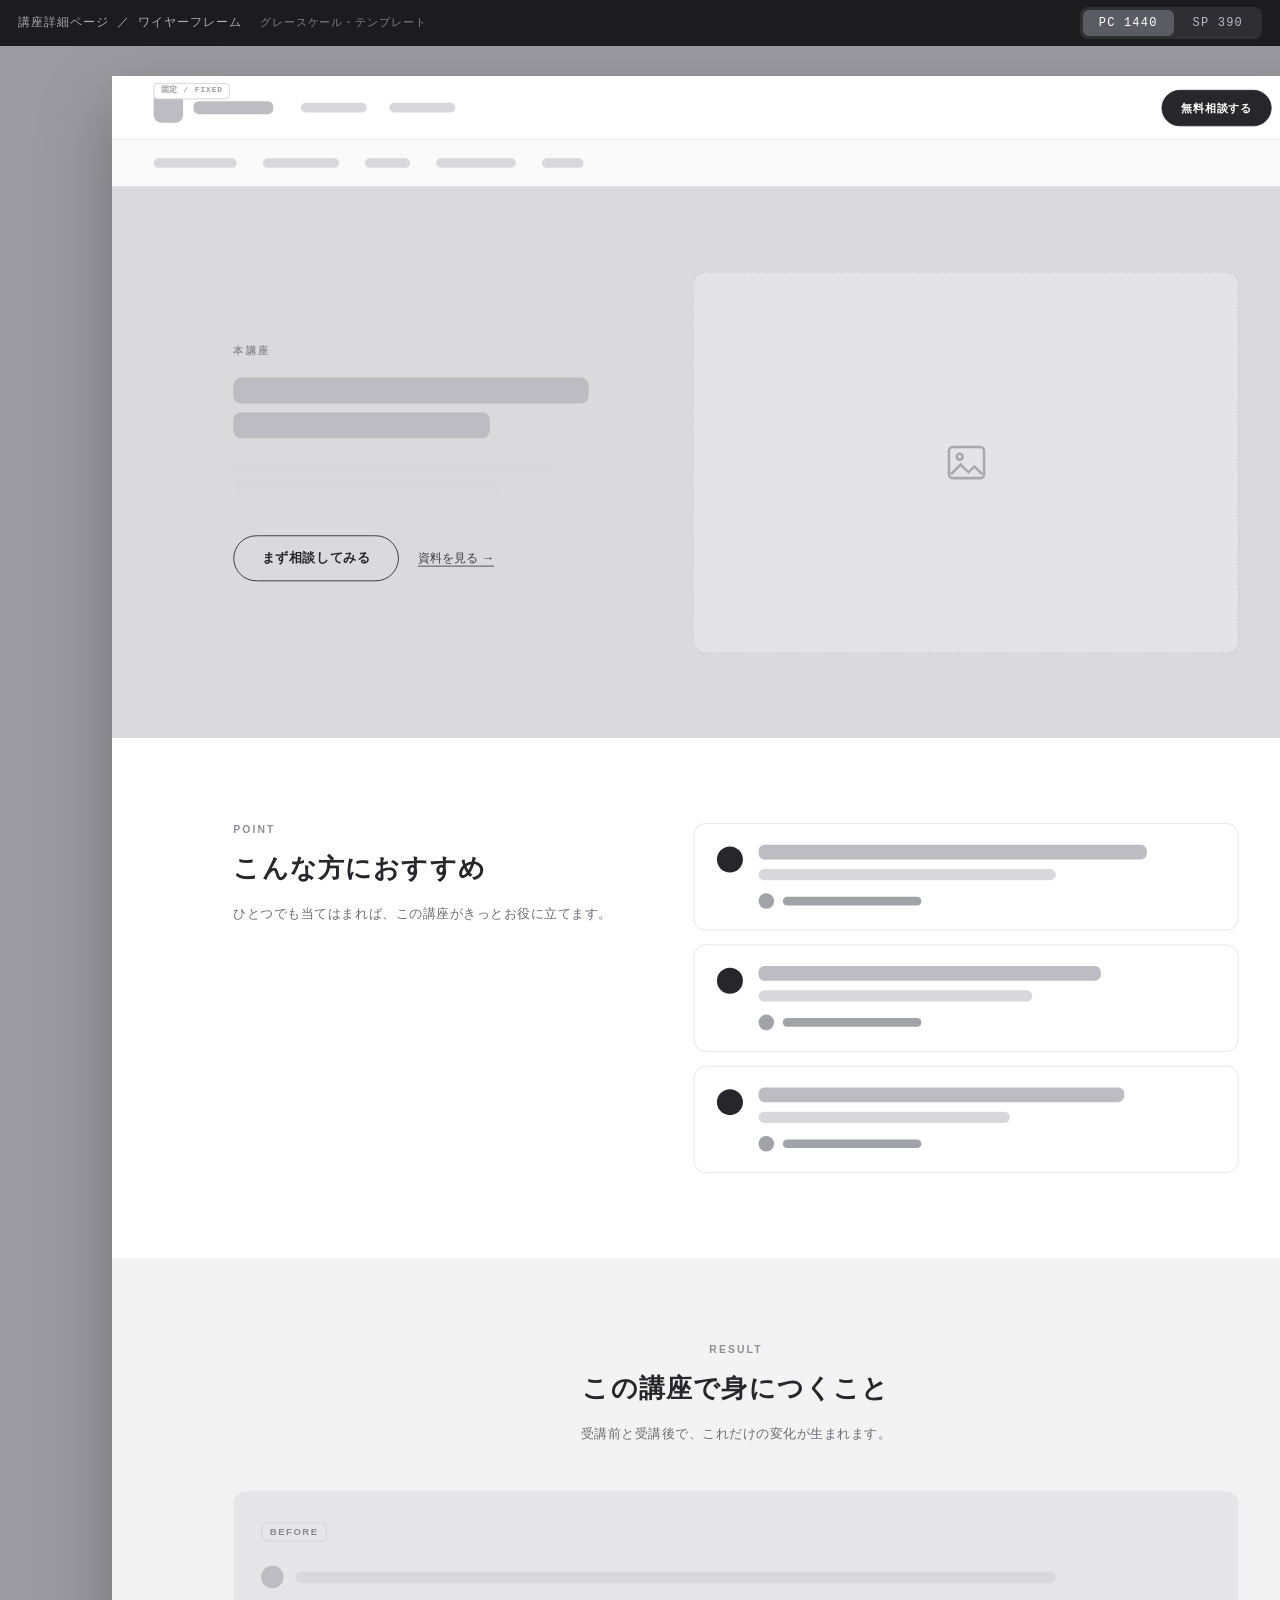
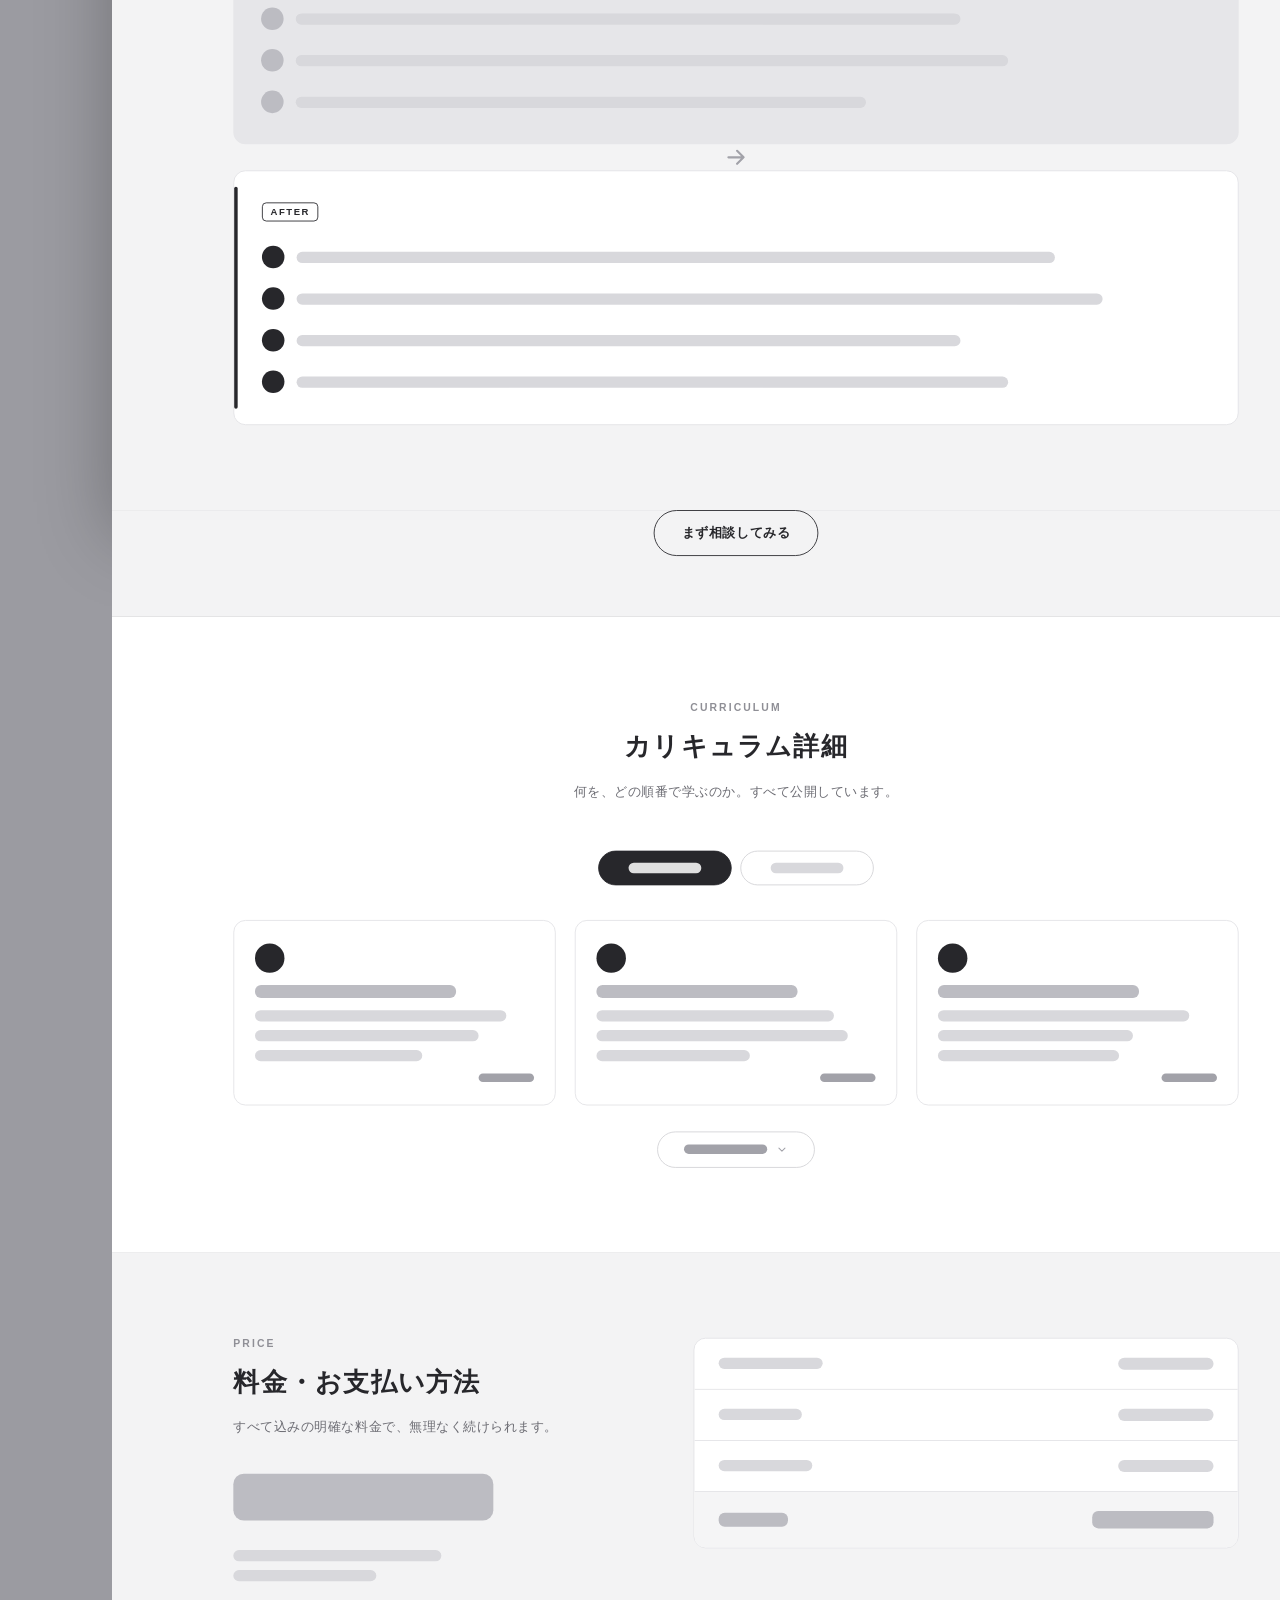
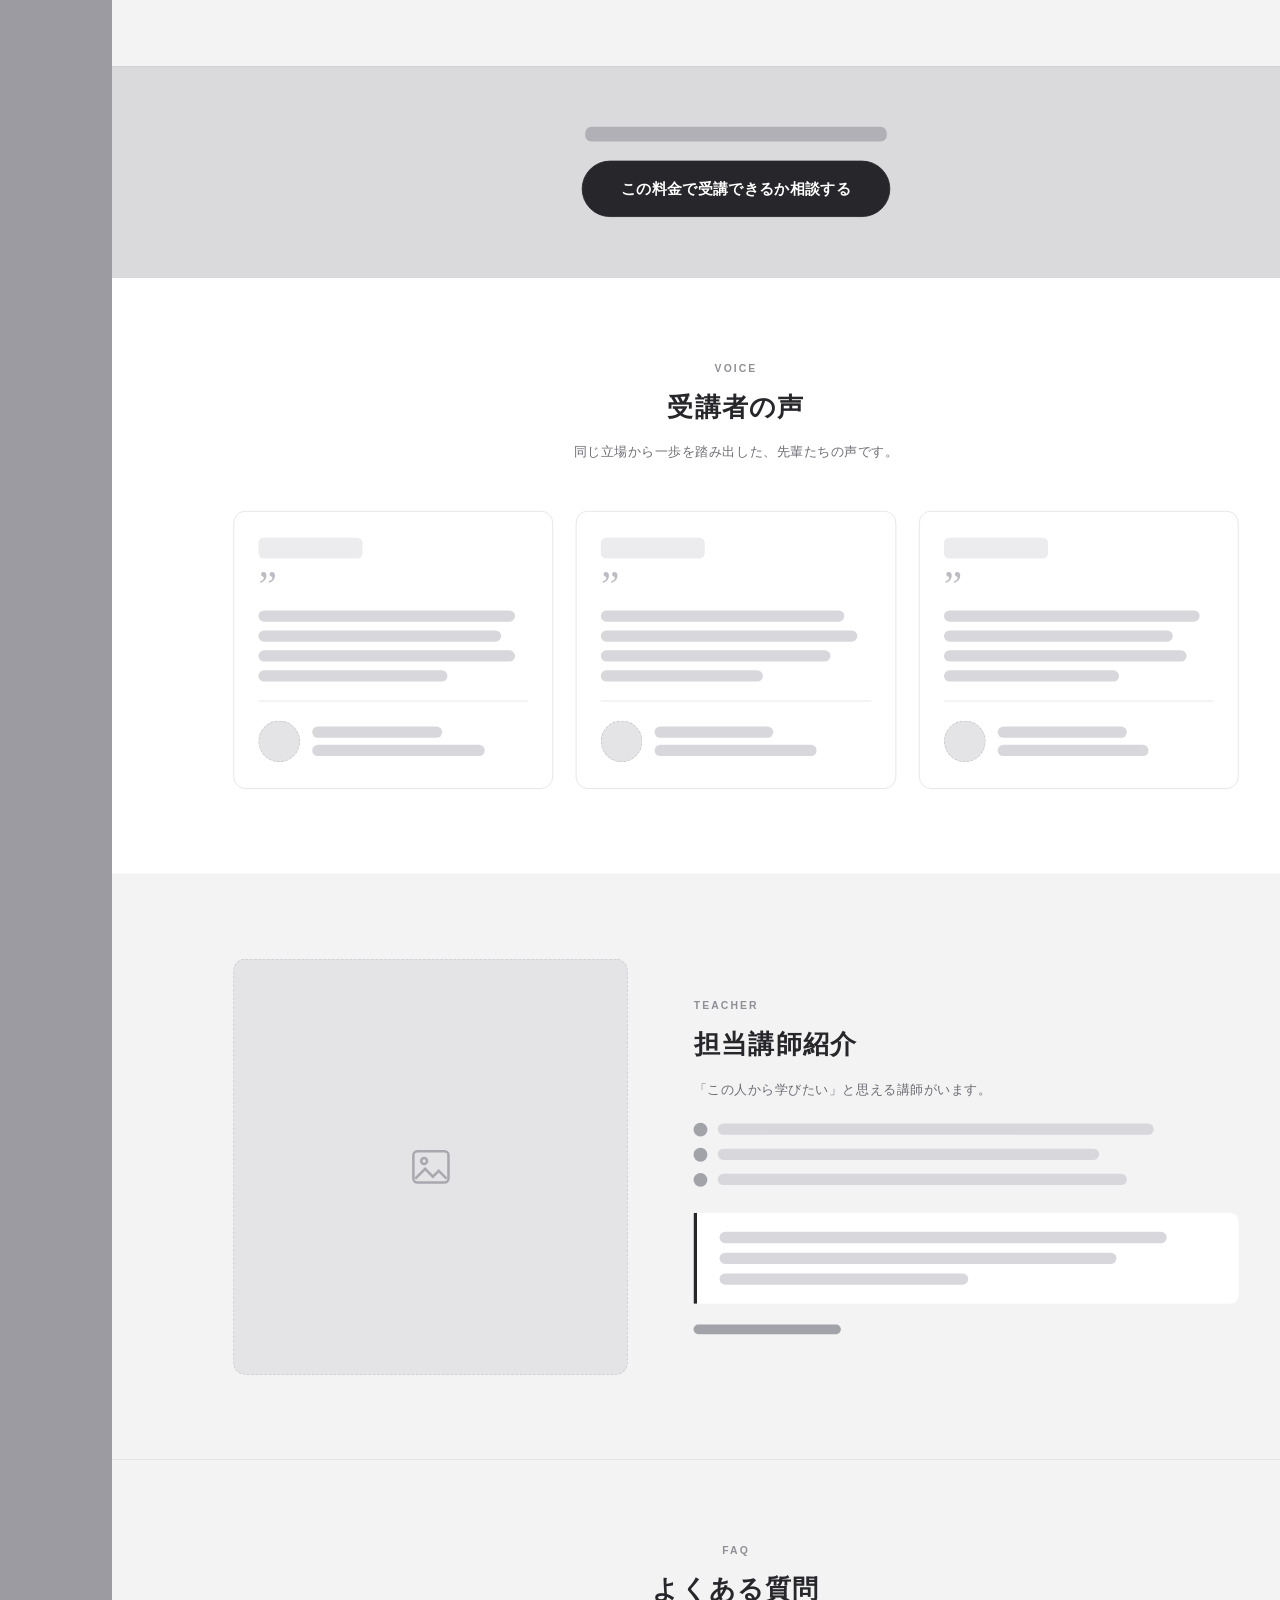
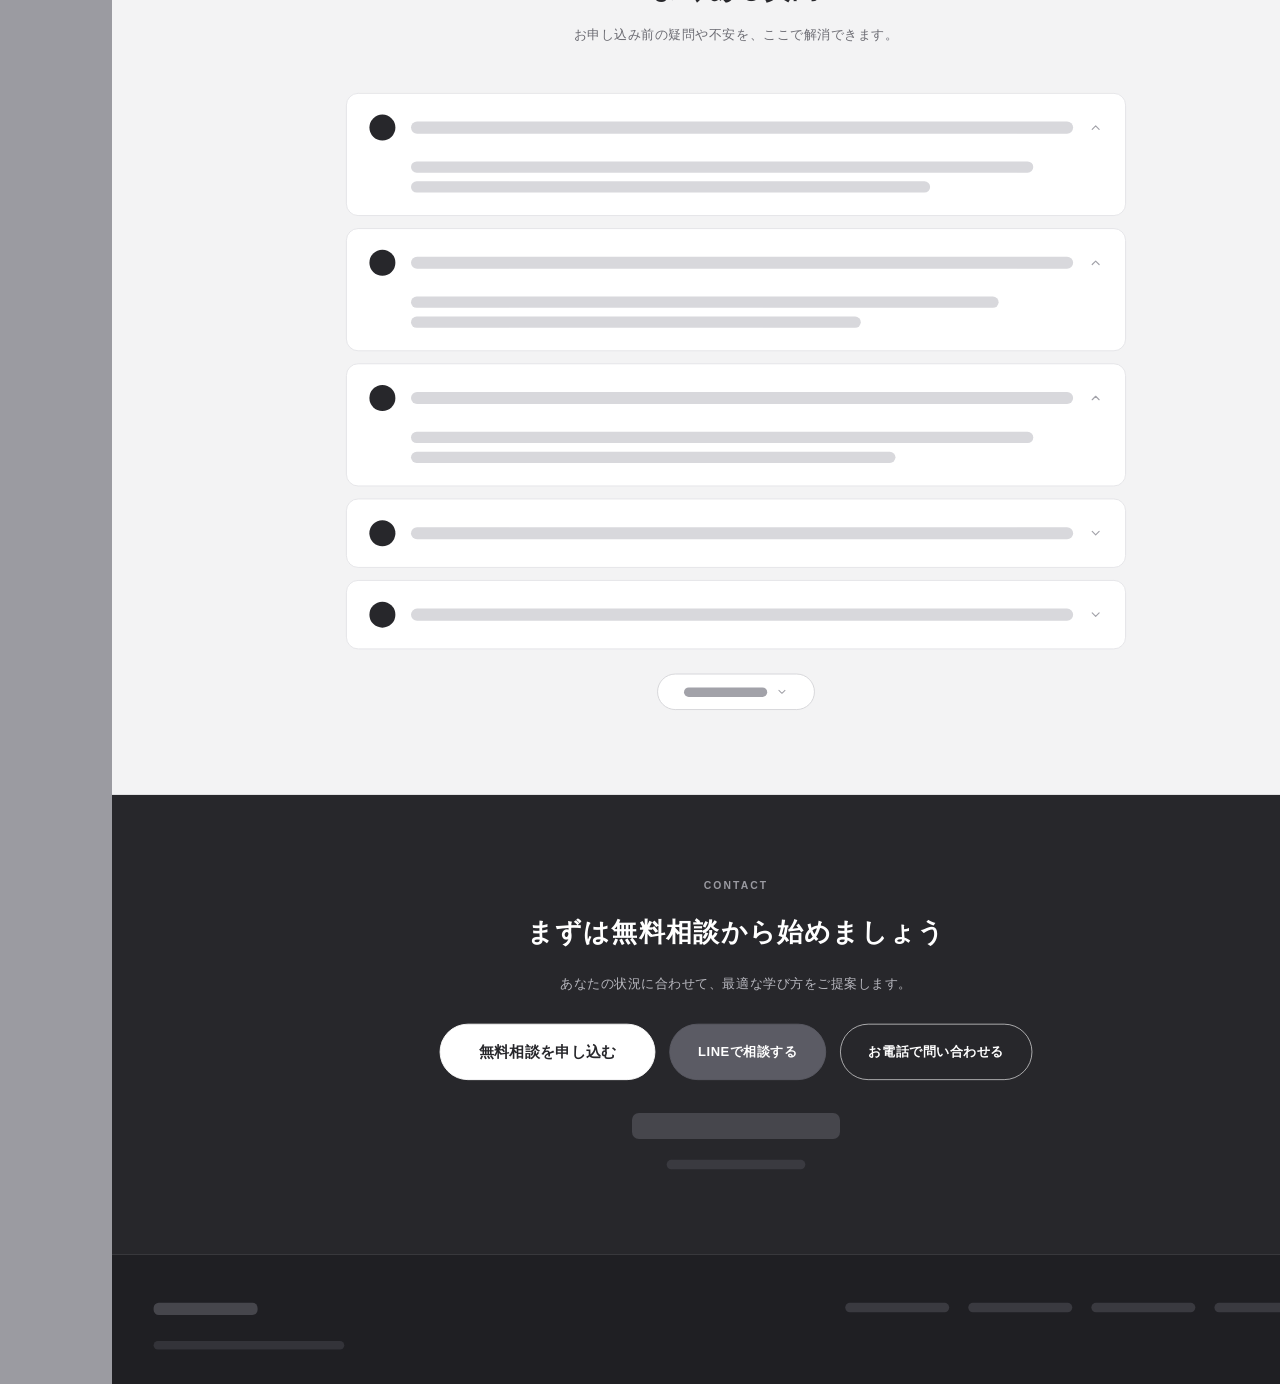
<file: design_sample_３/course_wireframe_details.html>
<!DOCTYPE html>
<html>
<head>
  <meta charset="utf-8">
  <title>講座詳細ページ ワイヤーフレーム | TOMOS</title>
  <style>
    * { margin: 0; padding: 0; box-sizing: border-box; }
    body { background: #9b9ba1; display: flex; align-items: center; justify-content: center; min-height: 100vh; font-family: -apple-system, BlinkMacSystemFont, sans-serif; }
    #__bundler_loading { position: fixed; bottom: 20px; right: 20px; font: 13px/1.4 -apple-system, BlinkMacSystemFont, sans-serif; color: #666; background: #fff; padding: 8px 14px; border-radius: 8px; box-shadow: 0 1px 4px rgba(0,0,0,0.12); z-index: 10000; }
    #__bundler_thumbnail { position: fixed; inset: 0; width: 100%; height: 100%; display: flex; align-items: center; justify-content: center; background: #9b9ba1; z-index: 9999; }
    #__bundler_thumbnail svg { width: 100%; height: 100%; object-fit: contain; }
    #__bundler_placeholder { color: #999; font-size: 14px; }
  </style>
  <noscript>
    <style>#__bundler_loading { display: none; }</style>
    <div style="position:fixed;bottom:12px;left:12px;font:13px/1.4 -apple-system,BlinkMacSystemFont,sans-serif;color:#999;background:rgba(255,255,255,0.9);padding:6px 12px;border-radius:6px;box-shadow:0 1px 4px rgba(0,0,0,0.08);z-index:10000;">
      This page requires JavaScript to display.
    </div>
  </noscript>
</head>
<body>
  <div id="__bundler_thumbnail">
  <svg viewBox="0 0 1200 800" xmlns="http://www.w3.org/2000/svg">
    <rect width="1200" height="800" fill="#9b9ba1"></rect>
    <rect x="330" y="170" width="540" height="460" rx="20" fill="#ffffff"></rect>
    <rect x="330" y="170" width="540" height="64" rx="20" fill="#e4e4e7"></rect>
    <rect x="362" y="196" width="120" height="14" rx="7" fill="#bcbcc2"></rect>
    <rect x="362" y="270" width="300" height="20" rx="8" fill="#bcbcc2"></rect>
    <rect x="362" y="306" width="220" height="14" rx="7" fill="#d8d8dc"></rect>
    <rect x="362" y="330" width="250" height="14" rx="7" fill="#d8d8dc"></rect>
    <rect x="362" y="384" width="160" height="44" rx="22" fill="#27272b"></rect>
    <rect x="362" y="470" width="476" height="130" rx="12" fill="#f3f3f4"></rect>
  </svg>
</div>
  <div id="__bundler_loading">Unpacking...</div>

  <script>
    
document.addEventListener('DOMContentLoaded', async function() {
  const loading = document.getElementById('__bundler_loading');
  function setStatus(msg) { if (loading) loading.textContent = msg; }

  // Error sink persists across replaceWith since it's on window, not the DOM.
  window.addEventListener('error', function(e) {
    var p = document.body || document.documentElement;
    var d = document.getElementById('__bundler_err') || p.appendChild(document.createElement('div'));
    d.id = '__bundler_err';
    d.style.cssText = 'position:fixed;bottom:12px;left:12px;right:12px;font:12px/1.4 ui-monospace,monospace;background:#2a1215;color:#ff8a80;padding:10px 14px;border-radius:8px;border:1px solid #5c2b2e;z-index:99999;white-space:pre-wrap;max-height:40vh;overflow:auto';
    d.textContent = (d.textContent ? d.textContent + String.fromCharCode(10) : '') +
      '[bundle] ' + (e.message || e.type) +
      (e.filename ? ' (' + e.filename.slice(0, 60) + ':' + e.lineno + ')' : '');
  }, true);

  try {
    const manifestEl = document.querySelector('script[type="__bundler/manifest"]');
    const templateEl = document.querySelector('script[type="__bundler/template"]');
    if (!manifestEl || !templateEl) {
      setStatus('Error: missing bundle data');
      console.error('[bundler] Missing script tags — manifestEl:', !!manifestEl, 'templateEl:', !!templateEl);
      return;
    }

    const manifest = JSON.parse(manifestEl.textContent);
    let template = JSON.parse(templateEl.textContent);

    const uuids = Object.keys(manifest);
    setStatus('Unpacking ' + uuids.length + ' assets...');

    const blobUrls = {};
    await Promise.all(uuids.map(async (uuid) => {
      const entry = manifest[uuid];
      try {
        const binaryStr = atob(entry.data);
        const bytes = new Uint8Array(binaryStr.length);
        for (let i = 0; i < binaryStr.length; i++) bytes[i] = binaryStr.charCodeAt(i);

        let finalBytes = bytes;
        if (entry.compressed) {
          if (typeof DecompressionStream !== 'undefined') {
            const ds = new DecompressionStream('gzip');
            const writer = ds.writable.getWriter();
            const reader = ds.readable.getReader();
            writer.write(bytes);
            writer.close();
            const chunks = [];
            let totalLen = 0;
            while (true) {
              const { done, value } = await reader.read();
              if (done) break;
              chunks.push(value);
              totalLen += value.length;
            }
            finalBytes = new Uint8Array(totalLen);
            let offset = 0;
            for (const chunk of chunks) { finalBytes.set(chunk, offset); offset += chunk.length; }
          } else {
            console.warn('DecompressionStream not available, asset ' + uuid + ' may not render');
          }
        }

        blobUrls[uuid] = URL.createObjectURL(new Blob([finalBytes], { type: entry.mime }));
      } catch (err) {
        console.error('Failed to decode asset ' + uuid + ':', err);
        blobUrls[uuid] = URL.createObjectURL(new Blob([], { type: entry.mime }));
      }
    }));

    const extResEl = document.querySelector('script[type="__bundler/ext_resources"]');
    const extResources = extResEl ? JSON.parse(extResEl.textContent) : [];
    const resourceMap = {};
    for (const entry of extResources) {
      if (blobUrls[entry.uuid]) resourceMap[entry.id] = blobUrls[entry.uuid];
    }

    setStatus('Rendering...');
    for (const uuid of uuids) template = template.split(uuid).join(blobUrls[uuid]);

    // Strip integrity + crossorigin — blob URLs from a file:// document inherit
    // a null origin, so crossorigin forces a CORS fetch that SRI then rejects.
    // The manifest bytes are ours; SRI protects against CDN compromise, not this.
    template = template.replace(/\s+integrity="[^"]*"/gi, '').replace(/\s+crossorigin="[^"]*"/gi, '');

    const resourceScript = '<script>window.__resources = ' +
      JSON.stringify(resourceMap).split('</' + 'script>').join('<\\/' + 'script>') +
      ';</' + 'script>';
    // Inject after <head> so the DOCTYPE stays first; prepending the script
    // would push the parser into quirks mode. DOMParser always emits a <head>
    // (synthesizing one if the source HTML omitted it) but may carry
    // attributes through, so match the full opening tag. slice() rather than
    // replace() keeps us clear of $-pattern substitution in resourceScript.
    const headOpen = template.match(/<head[^>]*>/i);
    if (headOpen) {
      const i = headOpen.index + headOpen[0].length;
      template = template.slice(0, i) + resourceScript + template.slice(i);
    }

    // Parse the template and swap the root element. Scripts inserted via
    // DOMParser/replaceWith are inert per spec — re-create each with
    // createElement so they execute, awaiting onload for src scripts to
    // preserve ordering (React before ReactDOM before Babel before text/babel).
    const doc = new DOMParser().parseFromString(template, 'text/html');
    document.documentElement.replaceWith(doc.documentElement);
    const dead = Array.from(document.scripts);
    for (const old of dead) {
      const s = document.createElement('script');
      for (const a of old.attributes) s.setAttribute(a.name, a.value);
      s.textContent = old.textContent;
      // text/babel scripts with a src: fetch and inline. transformScriptTags
      // does XHR against the src, but blob:null/ from a file:// origin is
      // silently dropped. Inlining makes it a plain inline babel script,
      // which transformScriptTags handles unconditionally.
      if ((s.type === 'text/babel' || s.type === 'text/jsx') && s.src) {
        const r = await fetch(s.src);
        s.textContent = await r.text();
        s.removeAttribute('src');
      }
      const p = s.src ? new Promise(function(r) { s.onload = s.onerror = r; }) : null;
      old.replaceWith(s);
      if (p) await p;
    }
    // Babel standalone auto-transforms type=text/babel on DOMContentLoaded,
    // which fired before we swapped the document. Trigger manually if present.
    if (window.Babel && typeof window.Babel.transformScriptTags === 'function') {
      window.Babel.transformScriptTags();
    }
  } catch (err) {
    setStatus('Error unpacking: ' + err.message);
    console.error('Bundle unpack error:', err);
  }
});

  </script>

  <script type="__bundler/manifest">
{}
  </script>

  <script type="__bundler/ext_resources">
[]
  </script>

  <script type="__bundler/template">
"<!DOCTYPE html>\n<html lang=\"ja\"><head>\n<meta charset=\"UTF-8\">\n<meta name=\"viewport\" content=\"width=device-width, initial-scale=1.0\">\n<title>講座詳細ページ ワイヤーフレーム | TOMOS<\u002Ftitle>\n<style>/* =========================================================\n   TOMOS — 講座詳細ページ ワイヤーフレーム（グレースケール）\n   4トーン: 白 / 薄グレー / 中グレー / ダーク(CTA)\n   ========================================================= */\n:root{\n  --bg-white:#ffffff;\n  --bg-soft:#f3f3f4;   /* 薄グレー */\n  --bg-mid:#dadadd;    /* 中グレー */\n  --bg-dark:#27272b;   /* ダーク（CTA背景） */\n  --line:#e3e3e6;\n  --line-2:#d2d2d6;\n  --ink:#27272b;\n\n  /* placeholder bars */\n  --bar:#d8d8dc;        /* 本文 */\n  --bar-strong:#bcbcc2; /* 見出し */\n  --bar-dark:#a2a2a9;   /* eyebrow / 強調 */\n  --img:#e4e4e7;\n  --img-line:#c4c4c9;\n\n  --wrap:1160px;\n  --radius:14px;\n  --radius-sm:8px;\n}\n\n*{box-sizing:border-box;}\nhtml,body{margin:0;}\nbody{\n  font-family:\"Helvetica Neue\",Arial,\"Hiragino Kaku Gothic ProN\",\"Noto Sans JP\",sans-serif;\n  background:#9b9ba1;\n  color:var(--ink);\n  -webkit-font-smoothing:antialiased;\n}\n\n/* ---------- TOOLBAR (tool chrome, not part of design) ---------- */\n.toolbar{\n  position:fixed;top:0;left:0;right:0;z-index:1000;height:46px;\n  background:#1c1c1f;color:#e7e7ea;\n  display:flex;align-items:center;gap:18px;padding:0 18px;\n  font:500 12px/1 ui-monospace,\"SF Mono\",Menlo,monospace;letter-spacing:.08em;\n}\n.toolbar .tb-title{opacity:.7;}\n.toolbar .seg{display:flex;background:#2e2e33;border-radius:8px;padding:3px;gap:3px;margin-left:auto;}\n.toolbar .seg button{\n  border:0;background:transparent;color:#b9b9c0;cursor:pointer;\n  padding:7px 16px;border-radius:6px;font:inherit;letter-spacing:.1em;\n}\n.toolbar .seg button.active{background:#5b5b64;color:#fff;}\n.toolbar .hint{opacity:.5;font-size:11px;}\n\n/* ---------- STAGE / SCALER ---------- */\n.stage{padding-top:46px;min-height:100vh;display:flex;justify-content:center;}\n.wrapper{position:relative;margin:30px 0 60px;}\n.scaler{transform-origin:top center;}\n.frame{\n  background:var(--bg-white);\n  box-shadow:0 30px 80px rgba(0,0,0,.28);\n  overflow:hidden;position:relative;\n}\n.frame.pc{width:1440px;}\n.frame.sp{width:390px;}\n\n/* annotation chips for \"fixed\" intent */\n.anno{\n  position:absolute;z-index:5;font:600 9px/1 ui-monospace,monospace;letter-spacing:.12em;\n  color:#9a9aa1;background:#fff;border:1px solid var(--line-2);\n  padding:4px 7px;border-radius:5px;\n}\n\n/* =========================================================\n   WIREFRAME PRIMITIVES\n   ========================================================= */\n.wrap{width:var(--wrap);margin:0 auto;}\nsection{padding:98px 0;position:relative;}\n.bg-white{background:var(--bg-white);}\n.bg-soft{background:var(--bg-soft);}\n.bg-mid{background:var(--bg-mid);}\n.bg-dark{background:var(--bg-dark);}\n\n/* placeholder text bars */\n.bar{display:block;height:13px;border-radius:7px;background:var(--bar);width:100%;}\n.bar.eyebrow{height:10px;width:128px;background:var(--bar-dark);border-radius:5px;}\n.bar.h1{height:30px;border-radius:9px;background:var(--bar-strong);}\n.bar.h2{height:24px;border-radius:8px;background:var(--bar-strong);}\n.bar.h3{height:17px;border-radius:7px;background:var(--bar-strong);}\n.bar.big{height:46px;border-radius:11px;background:var(--bar-strong);}\n.w95{width:95%;}.w90{width:90%;}.w85{width:85%;}.w80{width:80%;}.w75{width:75%;}\n.w70{width:70%;}.w65{width:65%;}.w60{width:60%;}.w55{width:55%;}.w50{width:50%;}\n.w45{width:45%;}.w40{width:40%;}.w35{width:35%;}.w30{width:30%;}.w25{width:25%;}.w20{width:20%;}\n\n.stack{display:flex;flex-direction:column;}\n.gap6{gap:6px;}.gap8{gap:8px;}.gap10{gap:10px;}.gap12{gap:12px;}.gap16{gap:16px;}\n.gap20{gap:20px;}.gap24{gap:24px;}.gap32{gap:32px;}\n.para{display:flex;flex-direction:column;gap:10px;}\n\n/* image placeholder */\n.img{\n  background:var(--img);\n  border:1px dashed var(--img-line);\n  border-radius:var(--radius);\n  background-image:url(\"data:image/svg+xml,%3Csvg xmlns='http://www.w3.org/2000/svg' viewBox='0 0 24 24' fill='none' stroke='%23a8a8ae' stroke-width='1.3'%3E%3Crect x='3' y='4' width='18' height='16' rx='2'/%3E%3Ccircle cx='8.5' cy='9' r='1.5'/%3E%3Cpath d='m4 18 5-5 4 4 3-3 4 4'/%3E%3C/svg%3E\");\n  background-repeat:no-repeat;background-position:center;background-size:54px;\n}\n.circle{border-radius:50%;background:var(--img);border:1px dashed var(--img-line);\n  background-image:inherit;}\n\n/* icon circle (small round token) */\n.ic{flex:0 0 auto;width:30px;height:30px;border-radius:50%;background:var(--bar-strong);}\n.ic.sm{width:22px;height:22px;}\n.ic.dark{background:var(--ink);}\n.ic.ring{background:transparent;border:2px solid var(--bar-dark);}\n\n/* section head */\n.shead{display:flex;flex-direction:column;gap:16px;margin-bottom:54px;}\n.shead.center{align-items:center;text-align:center;}\n\n/* real section titles + one-liners (grayscale) */\n.eyebrow-txt{font-size:12px;font-weight:700;letter-spacing:.2em;color:#8f8f96;}\n.sec-title{font-size:30px;font-weight:700;letter-spacing:.05em;color:var(--ink);line-height:1.45;margin:0;}\n.sec-lead{font-size:15px;font-weight:500;color:#6c6c73;letter-spacing:.04em;line-height:1.85;margin:0;text-wrap:pretty;}\n.shead .sec-lead{max-width:560px;}\n.bg-dark .sec-title{color:#fff;}\n.bg-dark .sec-lead{color:#b7b7be;}\n.frame.sp .sec-title{font-size:21px;}\n.frame.sp .sec-lead{font-size:13.5px;}\n.frame.sp .eyebrow-txt{font-size:11px;}\n\n/* layout */\n.two{display:grid;grid-template-columns:1fr 1fr;gap:76px;align-items:center;}\n.two.t46{grid-template-columns:0.84fr 1.16fr;}\n.two.t64{grid-template-columns:1.16fr 0.84fr;}\n\n/* =========================================================\n   CTA BUTTONS (real text)\n   ========================================================= */\n.btn{display:inline-flex;align-items:center;justify-content:center;gap:10px;\n  font-size:15px;font-weight:600;letter-spacing:.04em;cursor:pointer;\n  padding:16px 32px;border-radius:999px;border:1.6px solid transparent;\n  text-decoration:none;white-space:nowrap;transition:.2s;}\n.btn:hover{transform:translateY(-1px);}\n.btn-fill{background:var(--ink);color:#fff;border-color:var(--ink);}\n.btn-fill:hover{background:#3c3c42;}\n.btn-outline{background:transparent;color:var(--ink);border-color:var(--ink);}\n.btn-outline:hover{background:rgba(0,0,0,.05);}\n.btn-link{background:none;border:0;color:#3f3f46;text-decoration:underline;\n  text-underline-offset:4px;font-size:14px;font-weight:500;padding:6px 2px;cursor:pointer;}\n.btn-lg{font-size:17px;padding:20px 44px;}\n.btn-sm{font-size:13px;padding:11px 22px;}\n.cta-note{font-size:12px;color:#8a8a90;letter-spacing:.04em;}\n\n/* dark section button inversions */\n.bg-dark .btn-outline{color:#fff;border-color:rgba(255,255,255,.7);}\n.bg-dark .btn-outline:hover{background:rgba(255,255,255,.1);}\n.bg-dark .btn-fill{background:#fff;color:var(--ink);border-color:#fff;}\n.bg-dark .btn-fill.secondary{background:#5b5b64;color:#fff;border-color:#5b5b64;}\n.bg-dark .bar{background:#46464c;}\n.bg-dark .bar.h1,.bg-dark .bar.h2{background:#55555c;}\n.bg-dark .ic{background:#4a4a51;}\n\n/* =========================================================\n   HEADER\n   ========================================================= */\n.wf-header{height:74px;background:#fff;border-bottom:1px solid var(--line);\n  display:flex;align-items:center;padding:0 48px;gap:32px;position:relative;}\n.wf-logo{display:flex;align-items:center;gap:12px;}\n.wf-logo .mark{width:34px;height:34px;border-radius:9px;background:var(--bar-strong);}\n.wf-logo .word{width:92px;height:15px;border-radius:6px;background:var(--bar-strong);}\n.wf-nav{display:flex;gap:26px;}\n.wf-nav .bar{width:76px;height:11px;}\n.wf-head-right{margin-left:auto;display:flex;align-items:center;gap:16px;}\n.line-ic{width:38px;height:38px;border-radius:50%;background:var(--bar-strong);}\n.hamburger{display:none;flex-direction:column;gap:5px;}\n.hamburger span{width:24px;height:2px;background:var(--ink);border-radius:2px;}\n\n/* anchor bar */\n.wf-anchor{height:54px;background:#fafafa;border-bottom:1px solid var(--line);\n  display:flex;align-items:center;gap:30px;padding:0 48px;position:relative;overflow:hidden;}\n.wf-anchor .a-item{height:11px;border-radius:6px;background:var(--bar);}\n.wf-anchor .a-item:nth-child(1){width:74px;}\n.wf-anchor .a-item:nth-child(2){width:96px;}\n.wf-anchor .a-item:nth-child(3){width:88px;}\n.wf-anchor .a-item:nth-child(4){width:52px;}\n.wf-anchor .a-item:nth-child(5){width:92px;}\n.wf-anchor .a-item:nth-child(6){width:48px;}\n\n/* =========================================================\n   SECTION-SPECIFIC\n   ========================================================= */\n/* 01 FV */\n.fv-cta{display:flex;align-items:center;gap:20px;margin-top:34px;}\n.fv-img{height:440px;}\n\n/* 02 checklist */\n.check-list{display:flex;flex-direction:column;gap:16px;}\n.check-card{display:flex;gap:18px;align-items:flex-start;background:#fff;\n  border:1px solid var(--line);border-radius:var(--radius);padding:24px 26px;}\n.check-card .ic{margin-top:2px;background:var(--ink);}\n.check-card .cc-body{flex:1;display:flex;flex-direction:column;gap:11px;}\n.check-card .cc-link{display:flex;align-items:center;gap:10px;margin-top:4px;}\n.check-card .cc-link .ic{width:18px;height:18px;background:var(--bar-dark);margin:0;}\n.check-card .cc-link .bar{width:160px;height:10px;background:var(--bar-dark);}\n\n/* 03 before/after */\n.ba{display:grid;grid-template-columns:1fr 64px 1fr;align-items:stretch;gap:0;}\n.ba-col{border-radius:var(--radius);padding:36px 32px;display:flex;flex-direction:column;gap:22px;}\n.ba-before{background:#e6e6e9;}\n.ba-after{background:#fff;border:1px solid var(--line);position:relative;}\n.ba-after::before{content:\"\";position:absolute;left:0;top:18px;bottom:18px;width:4px;\n  background:var(--ink);border-radius:4px;}\n.ba-arrow{display:flex;align-items:center;justify-content:center;}\n.ba-arrow svg{width:30px;height:30px;color:var(--bar-dark);}\n.ba-row{display:flex;align-items:center;gap:14px;}\n.ba-row .ic{width:26px;height:26px;}\n.ba-before .ic{background:#bcbcc2;}\n.ba-after .ic{background:var(--ink);}\n.ba-head{display:flex;align-items:center;gap:12px;margin-bottom:6px;}\n.ba-tag{font-size:11px;font-weight:700;letter-spacing:.16em;color:#8a8a90;\n  border:1px solid var(--line-2);border-radius:5px;padding:4px 9px;}\n.ba-after .ba-tag{color:var(--ink);border-color:var(--ink);}\n\n/* 04 curriculum */\n.tabs{display:flex;gap:10px;justify-content:center;margin-bottom:40px;}\n.tab{border:1.5px solid var(--line-2);background:#fff;border-radius:999px;\n  padding:13px 34px;cursor:pointer;display:flex;align-items:center;gap:10px;}\n.tab .bar{width:84px;height:12px;background:var(--bar);}\n.tab.active{background:var(--ink);border-color:var(--ink);}\n.tab.active .bar{background:#fff;opacity:.85;}\n.tabpanel{display:none;}\n.tabpanel.active{display:block;}\n.cur-grid{display:grid;grid-template-columns:repeat(3,1fr);gap:22px;}\n.cur-card{background:#fff;border:1px solid var(--line);border-radius:var(--radius);\n  padding:26px 24px;display:flex;flex-direction:column;gap:14px;min-height:210px;}\n.cur-card .num{width:34px;height:34px;border-radius:50%;background:var(--ink);}\n.cur-card .ctitle{height:15px;width:72%;border-radius:7px;background:var(--bar-strong);}\n.cur-card .ctime{margin-top:auto;align-self:flex-end;width:64px;height:10px;\n  border-radius:5px;background:var(--bar-dark);}\n.cur-hidden{display:none;}\n.cur-more{display:flex;justify-content:center;margin-top:30px;}\n.more-btn{border:1.5px solid var(--line-2);background:#fff;border-radius:999px;\n  padding:13px 30px;cursor:pointer;display:flex;align-items:center;gap:10px;font:inherit;}\n.more-btn .bar{width:96px;height:11px;background:var(--bar-dark);}\n.more-btn svg{width:14px;height:14px;color:var(--bar-dark);}\n\n/* 05 price */\n.price-month{display:flex;align-items:flex-end;gap:14px;margin:24px 0 18px;}\n.price-month .big{height:54px;width:300px;border-radius:12px;background:var(--bar-strong);}\n.price-table{background:#fff;border:1px solid var(--line);border-radius:var(--radius);\n  overflow:hidden;}\n.price-row{display:grid;grid-template-columns:1fr auto;gap:20px;align-items:center;\n  padding:22px 28px;border-bottom:1px solid var(--line);}\n.price-row:last-child{border-bottom:0;background:#f5f5f6;}\n.price-row .pk{height:13px;border-radius:7px;background:var(--bar);}\n.price-row:nth-child(1) .pk{width:120px;}\n.price-row:nth-child(2) .pk{width:96px;}\n.price-row:nth-child(3) .pk{width:108px;}\n.price-row .pv{height:14px;width:110px;border-radius:7px;background:var(--bar);}\n.price-row:last-child .pk{width:80px;height:16px;background:var(--bar-strong);}\n.price-row:last-child .pv{width:140px;height:20px;background:var(--bar-strong);}\n\n/* inline CTA band */\n.cta-band{padding:70px 0;}\n.cta-band .inner{display:flex;flex-direction:column;align-items:center;gap:22px;text-align:center;}\n\n/* 06 voices */\n.voice-grid{display:grid;grid-template-columns:repeat(3,1fr);gap:26px;}\n.vcard{background:#fff;border:1px solid var(--line);border-radius:var(--radius);\n  padding:30px 28px;display:flex;flex-direction:column;gap:18px;}\n.vbadge{align-self:flex-start;height:24px;width:120px;border-radius:6px;background:#ececee;}\n.vquote{font-size:48px;line-height:.6;color:var(--bar-strong);font-family:Georgia,serif;height:24px;}\n.vcard .para{flex:1;}\n.vsep{height:1px;background:var(--line);margin:4px 0;}\n.vperson{display:flex;align-items:center;gap:14px;}\n.vperson .circle{width:48px;height:48px;}\n.vperson .vmeta{display:flex;flex-direction:column;gap:8px;flex:1;}\n\n/* 07 teacher */\n.teacher-img{height:480px;}\n.t-creds{display:flex;flex-direction:column;gap:13px;margin:6px 0;}\n.t-cred{display:flex;align-items:center;gap:12px;}\n.t-cred .ic{width:16px;height:16px;background:var(--bar-dark);}\n.t-msg{border-left:4px solid var(--ink);background:#fff;border-radius:0 10px 10px 0;\n  padding:22px 26px;display:flex;flex-direction:column;gap:11px;margin-top:8px;}\n\n/* 08 FAQ */\n.faq-list{display:flex;flex-direction:column;gap:14px;max-width:900px;margin:0 auto;}\n.faq{background:#fff;border:1px solid var(--line);border-radius:var(--radius);overflow:hidden;}\n.faq-q{display:flex;align-items:center;gap:18px;padding:24px 26px;cursor:pointer;}\n.faq-q .qmark{flex:0 0 auto;width:30px;height:30px;border-radius:50%;background:var(--ink);}\n.faq-q .qbar{flex:1;height:14px;border-radius:7px;background:var(--bar);}\n.faq-q .chev{flex:0 0 auto;width:16px;height:16px;color:var(--bar-dark);transition:transform .3s;}\n.faq.open .faq-q .chev{transform:rotate(180deg);}\n.faq-a{display:none;padding:0 26px 26px 74px;}\n.faq.open .faq-a{display:block;}\n.faq-more{display:flex;justify-content:center;margin-top:28px;}\n\n/* 09 final CTA */\n.final{display:flex;flex-direction:column;align-items:center;gap:24px;text-align:center;}\n.final .fbtns{display:flex;gap:16px;flex-wrap:wrap;justify-content:center;margin-top:8px;}\n.final .fphone{height:30px;width:240px;border-radius:8px;background:#46464c;margin-top:14px;}\n.final .fhours{height:11px;width:160px;border-radius:6px;background:#3a3a40;}\n\n/* footer */\n.wf-footer{background:#1f1f23;padding:56px 48px 40px;display:flex;flex-direction:column;gap:30px;}\n.wf-footer .f-top{display:flex;justify-content:space-between;align-items:flex-start;gap:30px;}\n.wf-footer .f-logo .mark{width:40px;height:40px;border-radius:10px;background:#46464c;margin-bottom:14px;}\n.wf-footer .f-logo .word{width:120px;height:14px;border-radius:6px;background:#46464c;}\n.wf-footer .f-links{display:flex;gap:22px;flex-wrap:wrap;}\n.wf-footer .f-links .bar{width:120px;height:11px;background:#3a3a40;}\n.wf-footer .f-copy{height:10px;width:220px;border-radius:5px;background:#333339;}\n\n/* SP fixed CTA bar */\n.sp-cta{display:none;}\n\n/* =========================================================\n   SP MODE (frame.sp)\n   ========================================================= */\n.frame.sp .wrap{width:100%;padding:0 20px;}\n.frame.sp section{padding:54px 0;}\n.frame.sp .wf-header{padding:0 20px;height:62px;gap:14px;}\n.frame.sp .wf-nav{display:none;}\n.frame.sp .wf-head-right .btn{display:none;}\n.frame.sp .wf-head-right{gap:12px;}\n.frame.sp .hamburger{display:flex;}\n.frame.sp .wf-anchor{padding:0 20px;gap:18px;}\n.frame.sp .shead{margin-bottom:32px;}\n.frame.sp .two,\n.frame.sp .two.t46,\n.frame.sp .two.t64{grid-template-columns:1fr;gap:28px;}\n.frame.sp .fv-img,\n.frame.sp .teacher-img{height:240px;order:-1;}\n.frame.sp .fv-cta{flex-direction:column;align-items:stretch;gap:14px;}\n.frame.sp .fv-cta .btn{width:100%;}\n.frame.sp .ba{grid-template-columns:1fr;gap:16px;}\n.frame.sp .ba-arrow{transform:rotate(90deg);height:36px;}\n.frame.sp .ba-after::before{display:none;}\n.frame.sp .cur-grid{grid-template-columns:1fr;}\n.frame.sp .voice-grid{grid-template-columns:1fr;}\n.frame.sp .price-month .big{width:230px;height:44px;}\n.frame.sp .tabs{flex-direction:row;}\n.frame.sp .tab{padding:11px 18px;flex:1;}\n.frame.sp .tab .bar{width:60px;}\n.frame.sp .final .fbtns{flex-direction:column;width:100%;}\n.frame.sp .final .fbtns .btn{width:100%;}\n.frame.sp .wf-footer .f-top{flex-direction:column;}\n.frame.sp .wf-footer{padding:40px 20px 110px;}\n/* SP fixed CTA bar */\n.frame.sp .sp-cta{display:flex;flex-direction:column;align-items:center;gap:7px;\n  position:sticky;bottom:0;z-index:30;background:#fff;border-top:1px solid var(--line-2);\n  box-shadow:0 -6px 20px rgba(0,0,0,.1);padding:11px 16px 13px;}\n.frame.sp .sp-cta .sp-row{display:flex;gap:8px;width:100%;}\n.frame.sp .sp-cta .btn{flex:1;padding:13px 8px;font-size:13px;}\n.frame.sp .sp-cta .sp-phone{height:10px;width:180px;border-radius:5px;background:var(--bar-dark);}\n\n/* anchor as scroll tabs on SP */\n.frame.sp .wf-anchor{overflow-x:auto;}\n.frame.sp .wf-anchor .a-item{flex:0 0 auto;}\n<\u002Fstyle>\n\n\n<\u002Fhead>\n<body>\n\n<!-- ===== TOOLBAR (tool chrome) ===== -->\n<div class=\"toolbar\">\n  <span class=\"tb-title\">講座詳細ページ ／ ワイヤーフレーム<\u002Fspan>\n  <span class=\"hint\">グレースケール・テンプレート<\u002Fspan>\n  <div class=\"seg\" id=\"seg\">\n    <button data-mode=\"pc\" class=\"active\">PC 1440<\u002Fbutton>\n    <button data-mode=\"sp\">SP 390<\u002Fbutton>\n  <\u002Fdiv>\n<\u002Fdiv>\n\n<div class=\"stage\">\n  <div class=\"wrapper\" id=\"wrapper\">\n    <div class=\"scaler\" id=\"scaler\">\n      <div class=\"frame pc\" id=\"frame\">\n\n        <!-- ===== HEADER (固定) ===== -->\n        <header class=\"wf-header\">\n          <span class=\"anno\" style=\"top:8px;left:48px;\">固定 / FIXED<\u002Fspan>\n          <div class=\"wf-logo\">\n            <span class=\"mark\"><\u002Fspan><span class=\"word\"><\u002Fspan>\n          <\u002Fdiv>\n          <nav class=\"wf-nav\">\n            <span class=\"bar\"><\u002Fspan>\n            <span class=\"bar\"><\u002Fspan>\n          <\u002Fnav>\n          <div class=\"wf-head-right\">\n            <a class=\"btn btn-fill btn-sm\" href=\"#\">無料相談する<\u002Fa>\n            <span class=\"line-ic\"><\u002Fspan>\n            <span class=\"hamburger\"><span><\u002Fspan><span><\u002Fspan><span><\u002Fspan><\u002Fspan>\n          <\u002Fdiv>\n        <\u002Fheader>\n\n        <!-- ===== アンカーリンク (固定) ===== -->\n        <nav class=\"wf-anchor\">\n          <span class=\"anno\" style=\"top:7px;right:14px;\">固定 / 目次<\u002Fspan>\n          <span class=\"a-item\"><\u002Fspan>\n          <span class=\"a-item\"><\u002Fspan>\n          <span class=\"a-item\"><\u002Fspan>\n          <span class=\"a-item\"><\u002Fspan>\n          <span class=\"a-item\"><\u002Fspan>\n          <span class=\"a-item\"><\u002Fspan>\n        <\u002Fnav>\n\n        <!-- ===== 01 FV (中グレー) ===== -->\n        <section class=\"bg-mid\" id=\"fv\">\n          <div class=\"wrap two t46\">\n            <div class=\"stack gap16\">\n              <span class=\"eyebrow-txt\">本講座<\u002Fspan>\n              <div class=\"stack gap10\" style=\"margin-top:6px;\">\n                <span class=\"bar h1 w90\"><\u002Fspan>\n                <span class=\"bar h1 w65\"><\u002Fspan>\n              <\u002Fdiv>\n              <div class=\"para\" style=\"margin-top:10px;max-width:440px;\">\n                <span class=\"bar w85\"><\u002Fspan>\n                <span class=\"bar w70\"><\u002Fspan>\n              <\u002Fdiv>\n              <div class=\"fv-cta\">\n                <a class=\"btn btn-outline\" href=\"#\">まず相談してみる<\u002Fa>\n                <button class=\"btn-link\">資料を見る →<\u002Fbutton>\n              <\u002Fdiv>\n            <\u002Fdiv>\n            <div class=\"img fv-img\"><\u002Fdiv>\n          <\u002Fdiv>\n        <\u002Fsection>\n\n        <!-- ===== 02 こんな方におすすめ (白) ===== -->\n        <section class=\"bg-white\" id=\"target\">\n          <div class=\"wrap two t46\" style=\"align-items:flex-start;\">\n            <div class=\"stack gap16\">\n              <span class=\"eyebrow-txt\">POINT<\u002Fspan>\n              <h2 class=\"sec-title\">こんな方におすすめ<\u002Fh2>\n              <p class=\"sec-lead\">ひとつでも当てはまれば、この講座がきっとお役に立てます。<\u002Fp>\n            <\u002Fdiv>\n            <div class=\"check-list\">\n              <div class=\"check-card\">\n                <span class=\"ic\"><\u002Fspan>\n                <div class=\"cc-body\">\n                  <span class=\"bar h3 w85\"><\u002Fspan>\n                  <span class=\"bar w65\"><\u002Fspan>\n                  <div class=\"cc-link\"><span class=\"ic\"><\u002Fspan><span class=\"bar\"><\u002Fspan><\u002Fdiv>\n                <\u002Fdiv>\n              <\u002Fdiv>\n              <div class=\"check-card\">\n                <span class=\"ic\"><\u002Fspan>\n                <div class=\"cc-body\">\n                  <span class=\"bar h3 w75\"><\u002Fspan>\n                  <span class=\"bar w60\"><\u002Fspan>\n                  <div class=\"cc-link\"><span class=\"ic\"><\u002Fspan><span class=\"bar\"><\u002Fspan><\u002Fdiv>\n                <\u002Fdiv>\n              <\u002Fdiv>\n              <div class=\"check-card\">\n                <span class=\"ic\"><\u002Fspan>\n                <div class=\"cc-body\">\n                  <span class=\"bar h3 w80\"><\u002Fspan>\n                  <span class=\"bar w55\"><\u002Fspan>\n                  <div class=\"cc-link\"><span class=\"ic\"><\u002Fspan><span class=\"bar\"><\u002Fspan><\u002Fdiv>\n                <\u002Fdiv>\n              <\u002Fdiv>\n            <\u002Fdiv>\n          <\u002Fdiv>\n        <\u002Fsection>\n\n        <!-- ===== 03 身につくこと Before/After (薄グレー) ===== -->\n        <section class=\"bg-soft\" id=\"result\">\n          <div class=\"wrap\">\n            <div class=\"shead center\">\n              <span class=\"eyebrow-txt\">RESULT<\u002Fspan>\n              <h2 class=\"sec-title\">この講座で身につくこと<\u002Fh2>\n              <p class=\"sec-lead\">受講前と受講後で、これだけの変化が生まれます。<\u002Fp>\n            <\u002Fdiv>\n              <div class=\"ba-col ba-before\">\n                <div class=\"ba-head\"><span class=\"ba-tag\">BEFORE<\u002Fspan><\u002Fdiv>\n                <div class=\"ba-row\"><span class=\"ic\"><\u002Fspan><span class=\"bar w80\"><\u002Fspan><\u002Fdiv>\n                <div class=\"ba-row\"><span class=\"ic\"><\u002Fspan><span class=\"bar w70\"><\u002Fspan><\u002Fdiv>\n                <div class=\"ba-row\"><span class=\"ic\"><\u002Fspan><span class=\"bar w75\"><\u002Fspan><\u002Fdiv>\n                <div class=\"ba-row\"><span class=\"ic\"><\u002Fspan><span class=\"bar w60\"><\u002Fspan><\u002Fdiv>\n              <\u002Fdiv>\n              <div class=\"ba-arrow\">\n                <svg viewBox=\"0 0 24 24\" fill=\"none\" stroke=\"currentColor\" stroke-width=\"2\" stroke-linecap=\"round\" stroke-linejoin=\"round\"><path d=\"M5 12h14M13 6l6 6-6 6\"><\u002Fpath><\u002Fsvg>\n              <\u002Fdiv>\n              <div class=\"ba-col ba-after\">\n                <div class=\"ba-head\"><span class=\"ba-tag\">AFTER<\u002Fspan><\u002Fdiv>\n                <div class=\"ba-row\"><span class=\"ic\"><\u002Fspan><span class=\"bar w80\"><\u002Fspan><\u002Fdiv>\n                <div class=\"ba-row\"><span class=\"ic\"><\u002Fspan><span class=\"bar w85\"><\u002Fspan><\u002Fdiv>\n                <div class=\"ba-row\"><span class=\"ic\"><\u002Fspan><span class=\"bar w70\"><\u002Fspan><\u002Fdiv>\n                <div class=\"ba-row\"><span class=\"ic\"><\u002Fspan><span class=\"bar w75\"><\u002Fspan><\u002Fdiv>\n              <\u002Fdiv>\n            <\u002Fdiv>\n          <\u002Fsection><\u002Fdiv>\n        \n\n        <!-- ===== CTA① 再掲 (薄グレー) ===== -->\n        <section class=\"bg-soft cta-band\" style=\"padding-top:0;\">\n          <div class=\"wrap inner\">\n            <a class=\"btn btn-outline\" href=\"#\">まず相談してみる<\u002Fa>\n          <\u002Fdiv>\n        <\u002Fsection>\n\n        <!-- ===== 04 カリキュラム (白・高密度) ===== -->\n        <section class=\"bg-white\" id=\"curriculum\">\n          <div class=\"wrap\">\n            <div class=\"shead center\">\n              <span class=\"eyebrow-txt\">CURRICULUM<\u002Fspan>\n              <h2 class=\"sec-title\">カリキュラム詳細<\u002Fh2>\n              <p class=\"sec-lead\">何を、どの順番で学ぶのか。すべて公開しています。<\u002Fp>\n            <\u002Fdiv>\n            <!-- tabs -->\n            <div class=\"tabs\" id=\"tabs\">\n              <button class=\"tab active\" data-tab=\"lec\"><span class=\"bar\"><\u002Fspan><\u002Fbutton>\n              <button class=\"tab\" data-tab=\"prac\"><span class=\"bar\"><\u002Fspan><\u002Fbutton>\n            <\u002Fdiv>\n            <!-- 座学 -->\n            <div class=\"tabpanel active\" data-panel=\"lec\">\n              <div class=\"cur-grid\">\n                <div class=\"cur-card\"><span class=\"num\"><\u002Fspan><span class=\"ctitle\"><\u002Fspan><div class=\"para gap8\"><span class=\"bar w90\"><\u002Fspan><span class=\"bar w80\"><\u002Fspan><span class=\"bar w60\"><\u002Fspan><\u002Fdiv><span class=\"ctime\"><\u002Fspan><\u002Fdiv>\n                <div class=\"cur-card\"><span class=\"num\"><\u002Fspan><span class=\"ctitle\"><\u002Fspan><div class=\"para gap8\"><span class=\"bar w85\"><\u002Fspan><span class=\"bar w90\"><\u002Fspan><span class=\"bar w55\"><\u002Fspan><\u002Fdiv><span class=\"ctime\"><\u002Fspan><\u002Fdiv>\n                <div class=\"cur-card\"><span class=\"num\"><\u002Fspan><span class=\"ctitle\"><\u002Fspan><div class=\"para gap8\"><span class=\"bar w90\"><\u002Fspan><span class=\"bar w70\"><\u002Fspan><span class=\"bar w65\"><\u002Fspan><\u002Fdiv><span class=\"ctime\"><\u002Fspan><\u002Fdiv>\n                <div class=\"cur-card cur-hidden\"><span class=\"num\"><\u002Fspan><span class=\"ctitle\"><\u002Fspan><div class=\"para gap8\"><span class=\"bar w85\"><\u002Fspan><span class=\"bar w75\"><\u002Fspan><span class=\"bar w60\"><\u002Fspan><\u002Fdiv><span class=\"ctime\"><\u002Fspan><\u002Fdiv>\n                <div class=\"cur-card cur-hidden\"><span class=\"num\"><\u002Fspan><span class=\"ctitle\"><\u002Fspan><div class=\"para gap8\"><span class=\"bar w90\"><\u002Fspan><span class=\"bar w80\"><\u002Fspan><span class=\"bar w50\"><\u002Fspan><\u002Fdiv><span class=\"ctime\"><\u002Fspan><\u002Fdiv>\n                <div class=\"cur-card cur-hidden\"><span class=\"num\"><\u002Fspan><span class=\"ctitle\"><\u002Fspan><div class=\"para gap8\"><span class=\"bar w80\"><\u002Fspan><span class=\"bar w85\"><\u002Fspan><span class=\"bar w60\"><\u002Fspan><\u002Fdiv><span class=\"ctime\"><\u002Fspan><\u002Fdiv>\n              <\u002Fdiv>\n              <div class=\"cur-more\">\n                <button class=\"more-btn js-more\"><span class=\"bar\"><\u002Fspan><svg viewBox=\"0 0 24 24\" fill=\"none\" stroke=\"currentColor\" stroke-width=\"2\" stroke-linecap=\"round\" stroke-linejoin=\"round\"><path d=\"M6 9l6 6 6-6\"><\u002Fpath><\u002Fsvg><\u002Fbutton>\n              <\u002Fdiv>\n            <\u002Fdiv>\n            <!-- 実技 -->\n            <div class=\"tabpanel\" data-panel=\"prac\">\n              <div class=\"cur-grid\">\n                <div class=\"cur-card\"><span class=\"num\"><\u002Fspan><span class=\"ctitle\"><\u002Fspan><div class=\"para gap8\"><span class=\"bar w85\"><\u002Fspan><span class=\"bar w75\"><\u002Fspan><span class=\"bar w55\"><\u002Fspan><\u002Fdiv><span class=\"ctime\"><\u002Fspan><\u002Fdiv>\n                <div class=\"cur-card\"><span class=\"num\"><\u002Fspan><span class=\"ctitle\"><\u002Fspan><div class=\"para gap8\"><span class=\"bar w90\"><\u002Fspan><span class=\"bar w80\"><\u002Fspan><span class=\"bar w60\"><\u002Fspan><\u002Fdiv><span class=\"ctime\"><\u002Fspan><\u002Fdiv>\n                <div class=\"cur-card\"><span class=\"num\"><\u002Fspan><span class=\"ctitle\"><\u002Fspan><div class=\"para gap8\"><span class=\"bar w80\"><\u002Fspan><span class=\"bar w70\"><\u002Fspan><span class=\"bar w50\"><\u002Fspan><\u002Fdiv><span class=\"ctime\"><\u002Fspan><\u002Fdiv>\n                <div class=\"cur-card cur-hidden\"><span class=\"num\"><\u002Fspan><span class=\"ctitle\"><\u002Fspan><div class=\"para gap8\"><span class=\"bar w85\"><\u002Fspan><span class=\"bar w85\"><\u002Fspan><span class=\"bar w60\"><\u002Fspan><\u002Fdiv><span class=\"ctime\"><\u002Fspan><\u002Fdiv>\n                <div class=\"cur-card cur-hidden\"><span class=\"num\"><\u002Fspan><span class=\"ctitle\"><\u002Fspan><div class=\"para gap8\"><span class=\"bar w90\"><\u002Fspan><span class=\"bar w70\"><\u002Fspan><span class=\"bar w55\"><\u002Fspan><\u002Fdiv><span class=\"ctime\"><\u002Fspan><\u002Fdiv>\n                <div class=\"cur-card cur-hidden\"><span class=\"num\"><\u002Fspan><span class=\"ctitle\"><\u002Fspan><div class=\"para gap8\"><span class=\"bar w80\"><\u002Fspan><span class=\"bar w80\"><\u002Fspan><span class=\"bar w65\"><\u002Fspan><\u002Fdiv><span class=\"ctime\"><\u002Fspan><\u002Fdiv>\n              <\u002Fdiv>\n              <div class=\"cur-more\">\n                <button class=\"more-btn js-more\"><span class=\"bar\"><\u002Fspan><svg viewBox=\"0 0 24 24\" fill=\"none\" stroke=\"currentColor\" stroke-width=\"2\" stroke-linecap=\"round\" stroke-linejoin=\"round\"><path d=\"M6 9l6 6 6-6\"><\u002Fpath><\u002Fsvg><\u002Fbutton>\n              <\u002Fdiv>\n            <\u002Fdiv>\n          <\u002Fdiv>\n        <\u002Fsection>\n\n        <!-- ===== 05 料金 (薄グレー) ===== -->\n        <section class=\"bg-soft\" id=\"price\">\n          <div class=\"wrap two t46\" style=\"align-items:flex-start;\">\n            <div class=\"stack gap16\">\n              <span class=\"eyebrow-txt\">PRICE<\u002Fspan>\n              <h2 class=\"sec-title\">料金・お支払い方法<\u002Fh2>\n              <p class=\"sec-lead\">すべて込みの明確な料金で、無理なく続けられます。<\u002Fp>\n              <div class=\"price-month\">\n                <span class=\"big\"><\u002Fspan>\n              <\u002Fdiv>\n              <div class=\"para\" style=\"max-width:300px;\">\n                <span class=\"bar w80\"><\u002Fspan>\n                <span class=\"bar w55\"><\u002Fspan>\n              <\u002Fdiv>\n            <\u002Fdiv>\n            <div class=\"price-table\">\n              <div class=\"price-row\"><span class=\"pk\"><\u002Fspan><span class=\"pv\"><\u002Fspan><\u002Fdiv>\n              <div class=\"price-row\"><span class=\"pk\"><\u002Fspan><span class=\"pv\"><\u002Fspan><\u002Fdiv>\n              <div class=\"price-row\"><span class=\"pk\"><\u002Fspan><span class=\"pv\"><\u002Fspan><\u002Fdiv>\n              <div class=\"price-row\"><span class=\"pk\"><\u002Fspan><span class=\"pv\"><\u002Fspan><\u002Fdiv>\n            <\u002Fdiv>\n          <\u002Fdiv>\n        <\u002Fsection>\n\n        <!-- ===== CTA② (中グレー) ===== -->\n        <section class=\"bg-mid cta-band\">\n          <div class=\"wrap inner\">\n            <span class=\"bar h3 w30\" style=\"background:#b0b0b6;\"><\u002Fspan>\n            <a class=\"btn btn-fill btn-lg\" href=\"#\">この料金で受講できるか相談する<\u002Fa>\n          <\u002Fdiv>\n        <\u002Fsection>\n\n        <!-- ===== 06 受講者の声 (白) ===== -->\n        <section class=\"bg-white\" id=\"voice\">\n          <div class=\"wrap\">\n            <div class=\"shead center\">\n              <span class=\"eyebrow-txt\">VOICE<\u002Fspan>\n              <h2 class=\"sec-title\">受講者の声<\u002Fh2>\n              <p class=\"sec-lead\">同じ立場から一歩を踏み出した、先輩たちの声です。<\u002Fp>\n            <\u002Fdiv>\n            <div class=\"voice-grid\">\n              <div class=\"vcard\">\n                <span class=\"vbadge\"><\u002Fspan>\n                <span class=\"vquote\">”<\u002Fspan>\n                <div class=\"para\"><span class=\"bar w95\"><\u002Fspan><span class=\"bar w90\"><\u002Fspan><span class=\"bar w95\"><\u002Fspan><span class=\"bar w70\"><\u002Fspan><\u002Fdiv>\n                <div class=\"vsep\"><\u002Fdiv>\n                <div class=\"vperson\"><span class=\"circle\"><\u002Fspan><div class=\"vmeta\"><span class=\"bar w60\"><\u002Fspan><span class=\"bar w80\"><\u002Fspan><\u002Fdiv><\u002Fdiv>\n              <\u002Fdiv>\n              <div class=\"vcard\">\n                <span class=\"vbadge\"><\u002Fspan>\n                <span class=\"vquote\">”<\u002Fspan>\n                <div class=\"para\"><span class=\"bar w90\"><\u002Fspan><span class=\"bar w95\"><\u002Fspan><span class=\"bar w85\"><\u002Fspan><span class=\"bar w60\"><\u002Fspan><\u002Fdiv>\n                <div class=\"vsep\"><\u002Fdiv>\n                <div class=\"vperson\"><span class=\"circle\"><\u002Fspan><div class=\"vmeta\"><span class=\"bar w55\"><\u002Fspan><span class=\"bar w75\"><\u002Fspan><\u002Fdiv><\u002Fdiv>\n              <\u002Fdiv>\n              <div class=\"vcard\">\n                <span class=\"vbadge\"><\u002Fspan>\n                <span class=\"vquote\">”<\u002Fspan>\n                <div class=\"para\"><span class=\"bar w95\"><\u002Fspan><span class=\"bar w85\"><\u002Fspan><span class=\"bar w90\"><\u002Fspan><span class=\"bar w65\"><\u002Fspan><\u002Fdiv>\n                <div class=\"vsep\"><\u002Fdiv>\n                <div class=\"vperson\"><span class=\"circle\"><\u002Fspan><div class=\"vmeta\"><span class=\"bar w60\"><\u002Fspan><span class=\"bar w70\"><\u002Fspan><\u002Fdiv><\u002Fdiv>\n              <\u002Fdiv>\n            <\u002Fdiv>\n          <\u002Fdiv>\n        <\u002Fsection>\n\n        <!-- ===== 07 講師紹介 (薄グレー) ===== -->\n        <section class=\"bg-soft\" id=\"teacher\">\n          <div class=\"wrap two t46\">\n            <div class=\"img teacher-img\"><\u002Fdiv>\n            <div class=\"stack gap16\">\n              <span class=\"eyebrow-txt\">TEACHER<\u002Fspan>\n              <h2 class=\"sec-title\">担当講師紹介<\u002Fh2>\n              <p class=\"sec-lead\">「この人から学びたい」と思える講師がいます。<\u002Fp>\n              <div class=\"t-creds\" style=\"margin-top:8px;\">\n                <div class=\"t-cred\"><span class=\"ic\"><\u002Fspan><span class=\"bar w80\"><\u002Fspan><\u002Fdiv>\n                <div class=\"t-cred\"><span class=\"ic\"><\u002Fspan><span class=\"bar w70\"><\u002Fspan><\u002Fdiv>\n                <div class=\"t-cred\"><span class=\"ic\"><\u002Fspan><span class=\"bar w75\"><\u002Fspan><\u002Fdiv>\n              <\u002Fdiv>\n              <div class=\"t-msg\">\n                <span class=\"bar w90\"><\u002Fspan>\n                <span class=\"bar w80\"><\u002Fspan>\n                <span class=\"bar w50\"><\u002Fspan>\n              <\u002Fdiv>\n              <div class=\"cc-link\" style=\"display:flex;align-items:center;gap:10px;margin-top:8px;\">\n                <span class=\"bar\" style=\"width:170px;height:11px;background:var(--bar-dark);\"><\u002Fspan>\n              <\u002Fdiv>\n            <\u002Fdiv>\n          <\u002Fdiv>\n        <\u002Fsection>\n\n        <!-- ===== 08 FAQ (薄グレー) ===== -->\n        <section class=\"bg-soft\" id=\"faq\">\n          <div class=\"wrap\">\n            <div class=\"shead center\">\n              <span class=\"eyebrow-txt\">FAQ<\u002Fspan>\n              <h2 class=\"sec-title\">よくある質問<\u002Fh2>\n              <p class=\"sec-lead\">お申し込み前の疑問や不安を、ここで解消できます。<\u002Fp>\n            <\u002Fdiv>\n            <div class=\"faq-list\">\n              <div class=\"faq open\">\n                <div class=\"faq-q\"><span class=\"qmark\"><\u002Fspan><span class=\"qbar w70\"><\u002Fspan><svg class=\"chev\" viewBox=\"0 0 24 24\" fill=\"none\" stroke=\"currentColor\" stroke-width=\"2\" stroke-linecap=\"round\" stroke-linejoin=\"round\"><path d=\"M6 9l6 6 6-6\"><\u002Fpath><\u002Fsvg><\u002Fdiv>\n                <div class=\"faq-a\"><div class=\"para\"><span class=\"bar w90\"><\u002Fspan><span class=\"bar w75\"><\u002Fspan><\u002Fdiv><\u002Fdiv>\n              <\u002Fdiv>\n              <div class=\"faq open\">\n                <div class=\"faq-q\"><span class=\"qmark\"><\u002Fspan><span class=\"qbar w60\"><\u002Fspan><svg class=\"chev\" viewBox=\"0 0 24 24\" fill=\"none\" stroke=\"currentColor\" stroke-width=\"2\" stroke-linecap=\"round\" stroke-linejoin=\"round\"><path d=\"M6 9l6 6 6-6\"><\u002Fpath><\u002Fsvg><\u002Fdiv>\n                <div class=\"faq-a\"><div class=\"para\"><span class=\"bar w85\"><\u002Fspan><span class=\"bar w65\"><\u002Fspan><\u002Fdiv><\u002Fdiv>\n              <\u002Fdiv>\n              <div class=\"faq open\">\n                <div class=\"faq-q\"><span class=\"qmark\"><\u002Fspan><span class=\"qbar w75\"><\u002Fspan><svg class=\"chev\" viewBox=\"0 0 24 24\" fill=\"none\" stroke=\"currentColor\" stroke-width=\"2\" stroke-linecap=\"round\" stroke-linejoin=\"round\"><path d=\"M6 9l6 6 6-6\"><\u002Fpath><\u002Fsvg><\u002Fdiv>\n                <div class=\"faq-a\"><div class=\"para\"><span class=\"bar w90\"><\u002Fspan><span class=\"bar w70\"><\u002Fspan><\u002Fdiv><\u002Fdiv>\n              <\u002Fdiv>\n              <div class=\"faq\">\n                <div class=\"faq-q\"><span class=\"qmark\"><\u002Fspan><span class=\"qbar w55\"><\u002Fspan><svg class=\"chev\" viewBox=\"0 0 24 24\" fill=\"none\" stroke=\"currentColor\" stroke-width=\"2\" stroke-linecap=\"round\" stroke-linejoin=\"round\"><path d=\"M6 9l6 6 6-6\"><\u002Fpath><\u002Fsvg><\u002Fdiv>\n                <div class=\"faq-a\"><div class=\"para\"><span class=\"bar w85\"><\u002Fspan><span class=\"bar w60\"><\u002Fspan><\u002Fdiv><\u002Fdiv>\n              <\u002Fdiv>\n              <div class=\"faq\">\n                <div class=\"faq-q\"><span class=\"qmark\"><\u002Fspan><span class=\"qbar w65\"><\u002Fspan><svg class=\"chev\" viewBox=\"0 0 24 24\" fill=\"none\" stroke=\"currentColor\" stroke-width=\"2\" stroke-linecap=\"round\" stroke-linejoin=\"round\"><path d=\"M6 9l6 6 6-6\"><\u002Fpath><\u002Fsvg><\u002Fdiv>\n                <div class=\"faq-a\"><div class=\"para\"><span class=\"bar w80\"><\u002Fspan><span class=\"bar w55\"><\u002Fspan><\u002Fdiv><\u002Fdiv>\n              <\u002Fdiv>\n            <\u002Fdiv>\n            <div class=\"faq-more\">\n              <button class=\"more-btn js-faqmore\"><span class=\"bar\"><\u002Fspan><svg viewBox=\"0 0 24 24\" fill=\"none\" stroke=\"currentColor\" stroke-width=\"2\" stroke-linecap=\"round\" stroke-linejoin=\"round\"><path d=\"M6 9l6 6 6-6\"><\u002Fpath><\u002Fsvg><\u002Fbutton>\n            <\u002Fdiv>\n          <\u002Fdiv>\n        <\u002Fsection>\n\n        <!-- ===== 09 最終CTA (ダーク) ===== -->\n        <section class=\"bg-dark\" id=\"final\">\n          <div class=\"wrap final\">\n            <span class=\"eyebrow-txt\" style=\"color:#9a9aa1;\">CONTACT<\u002Fspan>\n            <h2 class=\"sec-title\">まずは無料相談から始めましょう<\u002Fh2>\n            <p class=\"sec-lead\" style=\"max-width:460px;\">あなたの状況に合わせて、最適な学び方をご提案します。<\u002Fp>\n            <div class=\"fbtns\">\n              <a class=\"btn btn-fill btn-lg\" href=\"#\">無料相談を申し込む<\u002Fa>\n              <a class=\"btn btn-fill secondary\" href=\"#\">LINEで相談する<\u002Fa>\n              <a class=\"btn btn-outline\" href=\"#\">お電話で問い合わせる<\u002Fa>\n            <\u002Fdiv>\n            <span class=\"fphone\"><\u002Fspan>\n            <span class=\"fhours\"><\u002Fspan>\n          <\u002Fdiv>\n        <\u002Fsection>\n\n        <!-- ===== FOOTER ===== -->\n        <footer class=\"wf-footer\">\n          <div class=\"f-top\">\n            <div class=\"f-logo\"><span class=\"mark\"><\u002Fspan><div class=\"word\"><\u002Fdiv><\u002Fdiv>\n            <div class=\"f-links\">\n              <span class=\"bar\"><\u002Fspan>\n              <span class=\"bar\"><\u002Fspan>\n              <span class=\"bar\"><\u002Fspan>\n              <span class=\"bar\"><\u002Fspan>\n            <\u002Fdiv>\n          <\u002Fdiv>\n          <span class=\"f-copy\"><\u002Fspan>\n        <\u002Ffooter>\n\n        <!-- ===== SP固定CTAバー (SP専用) ===== -->\n        <div class=\"sp-cta\">\n          <span class=\"anno\" style=\"top:-12px;left:16px;\">固定 / SP<\u002Fspan>\n          <div class=\"sp-row\">\n            <a class=\"btn btn-fill\" href=\"#\">無料相談を申し込む<\u002Fa>\n            <a class=\"btn btn-fill secondary\" href=\"#\">LINEで相談する<\u002Fa>\n          <\u002Fdiv>\n          <span class=\"sp-phone\"><\u002Fspan>\n        <\u002Fdiv>\n\n      <\u002Fdiv><!-- /frame -->\n    <\u002Fdiv><!-- /scaler -->\n  <\u002Fdiv><!-- /wrapper -->\n<!-- /stage -->\n\n<script>\n  const frame = document.getElementById('frame');\n  const scaler = document.getElementById('scaler');\n  const wrapper = document.getElementById('wrapper');\n  let mode = 'pc';\n\n  function fit(){\n    const fw = mode === 'sp' ? 390 : 1440;\n    const avail = window.innerWidth - 32;\n    const scale = Math.min(1, avail / fw);\n    scaler.style.width = fw + 'px';\n    scaler.style.transform = 'scale(' + scale + ')';\n    // wrapper takes the scaled footprint so the page scrolls correctly\n    wrapper.style.width = (fw * scale) + 'px';\n    wrapper.style.height = (frame.offsetHeight * scale) + 'px';\n  }\n\n  // PC / SP toggle\n  document.getElementById('seg').addEventListener('click', (e) => {\n    const btn = e.target.closest('button'); if(!btn) return;\n    mode = btn.dataset.mode;\n    document.querySelectorAll('#seg button').forEach(b => b.classList.toggle('active', b === btn));\n    frame.classList.toggle('sp', mode === 'sp');\n    frame.classList.toggle('pc', mode === 'pc');\n    requestAnimationFrame(fit);\n  });\n\n  // curriculum tabs\n  document.getElementById('tabs').addEventListener('click', (e) => {\n    const tab = e.target.closest('.tab'); if(!tab) return;\n    const key = tab.dataset.tab;\n    document.querySelectorAll('.tab').forEach(t => t.classList.toggle('active', t === tab));\n    document.querySelectorAll('.tabpanel').forEach(p => p.classList.toggle('active', p.dataset.panel === key));\n    requestAnimationFrame(fit);\n  });\n\n  // \"すべて見る\" — curriculum\n  document.querySelectorAll('.js-more').forEach(btn => {\n    btn.addEventListener('click', () => {\n      const panel = btn.closest('.tabpanel');\n      panel.querySelectorAll('.cur-hidden').forEach(c => c.classList.remove('cur-hidden'));\n      btn.closest('.cur-more').style.display = 'none';\n      requestAnimationFrame(fit);\n    });\n  });\n\n  // FAQ accordion\n  document.querySelectorAll('.faq-q').forEach(q => {\n    q.addEventListener('click', () => {\n      q.closest('.faq').classList.toggle('open');\n      requestAnimationFrame(fit);\n    });\n  });\n  // FAQ \"もっと見る\"\n  document.querySelector('.js-faqmore')?.addEventListener('click', (e) => {\n    document.querySelectorAll('.faq').forEach(f => f.classList.add('open'));\n    e.target.closest('.faq-more').style.display = 'none';\n    requestAnimationFrame(fit);\n  });\n\n  window.addEventListener('resize', fit);\n  window.addEventListener('load', fit);\n  fit();\n<\u002Fscript>\n\n\n<\u002Fbody><\u002Fhtml>"
  </script>
</body>
</html>
</file>
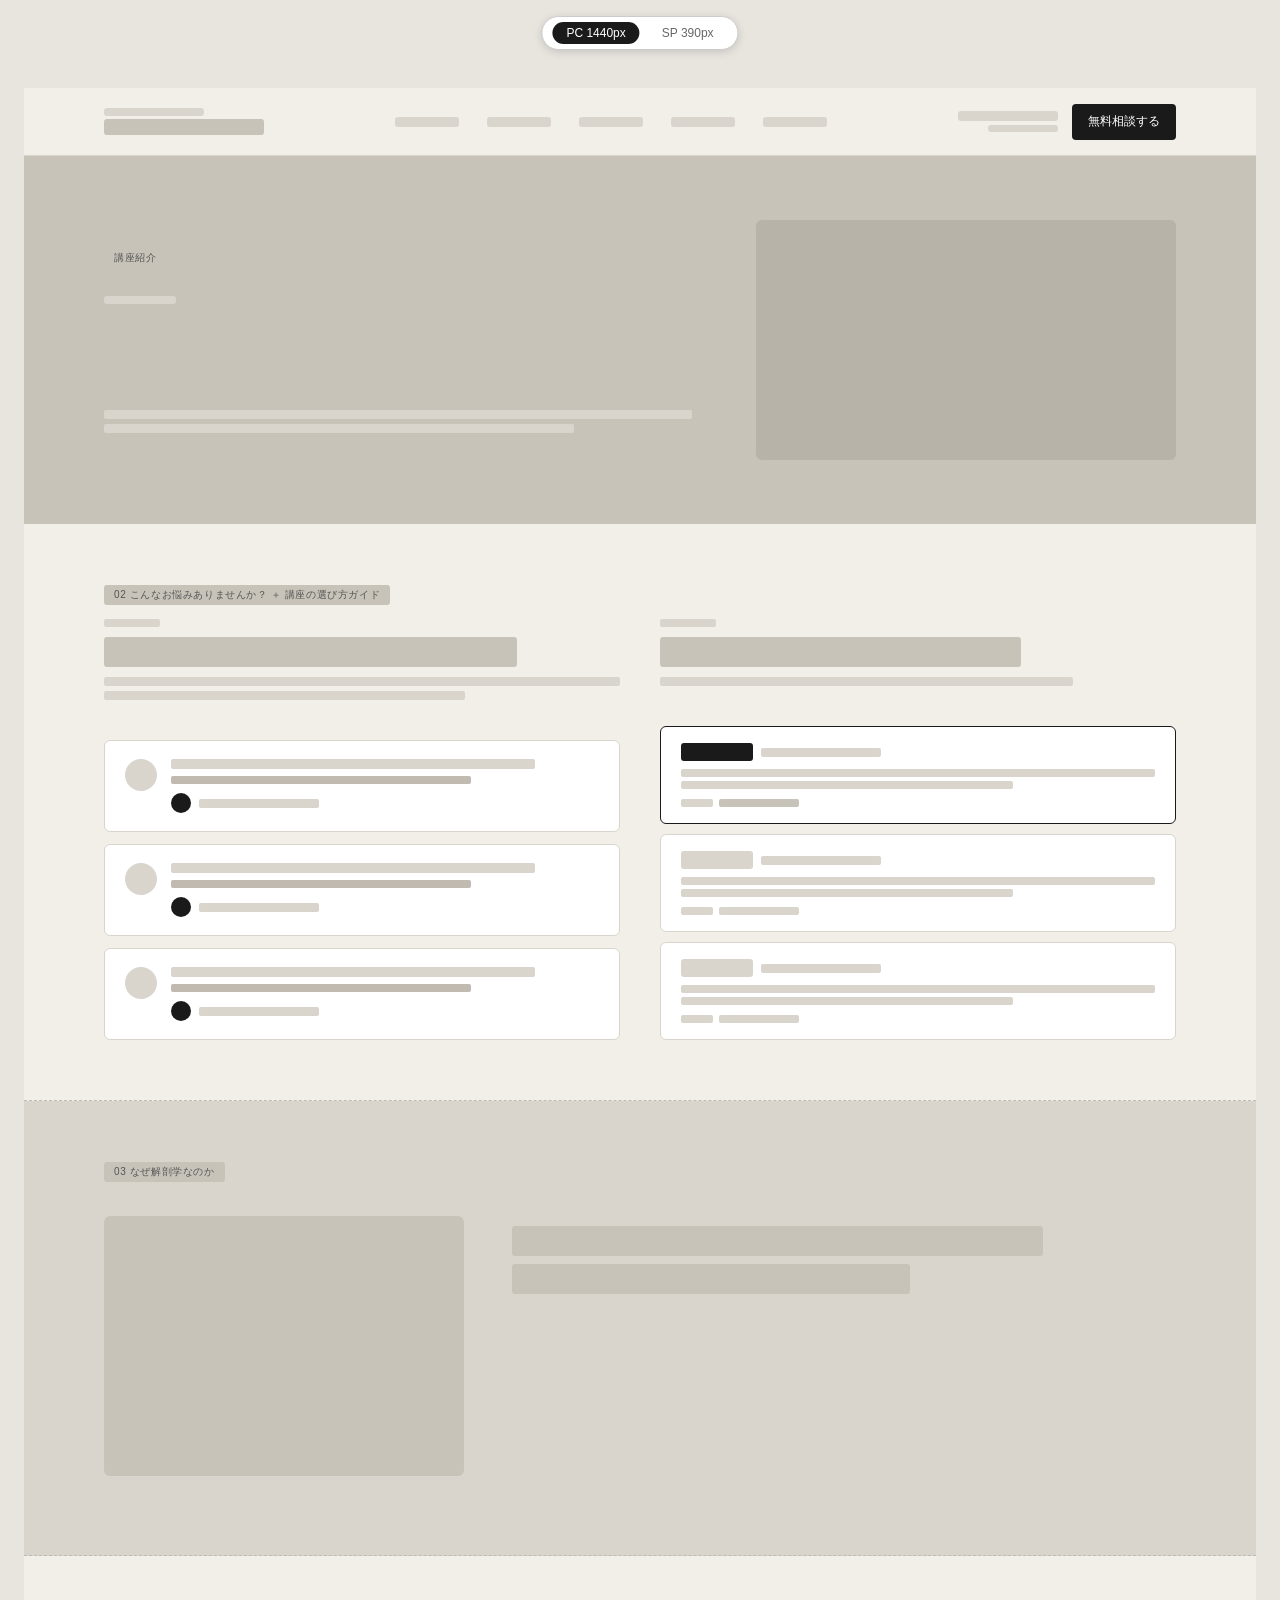
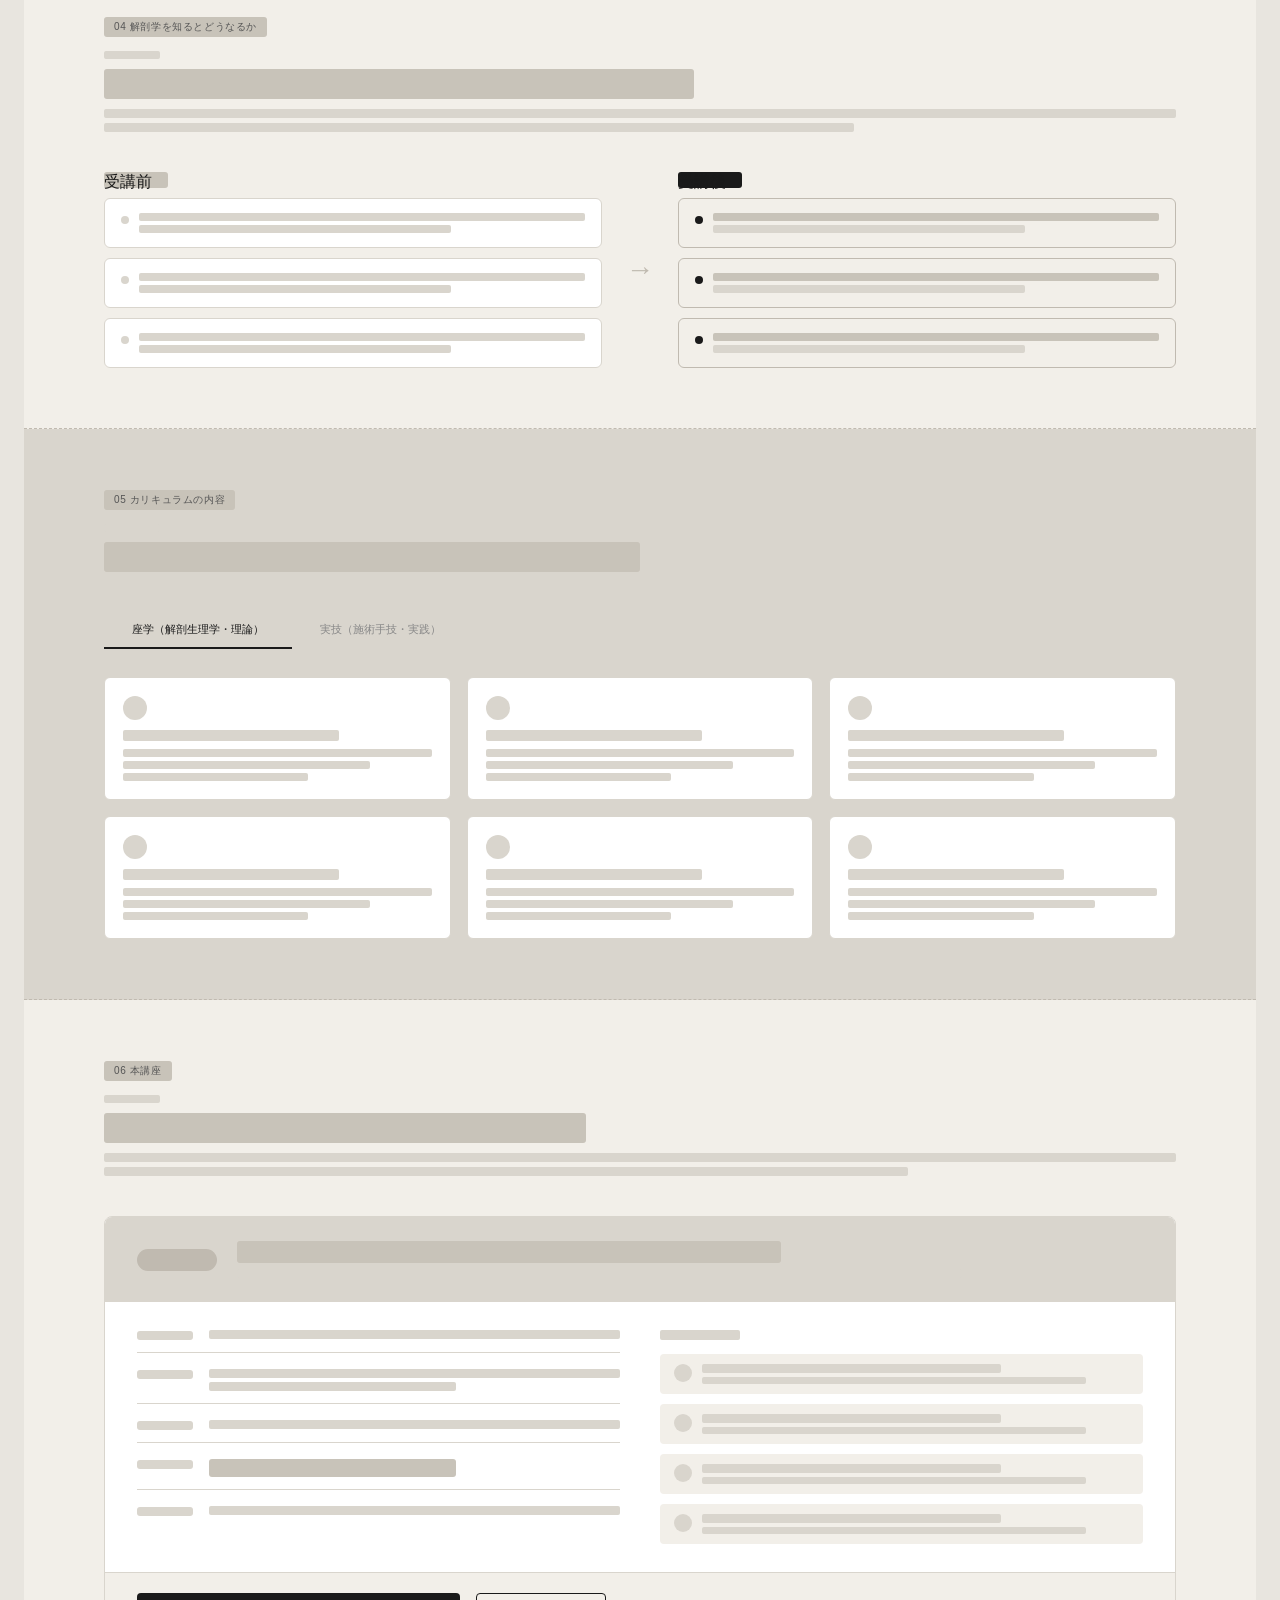
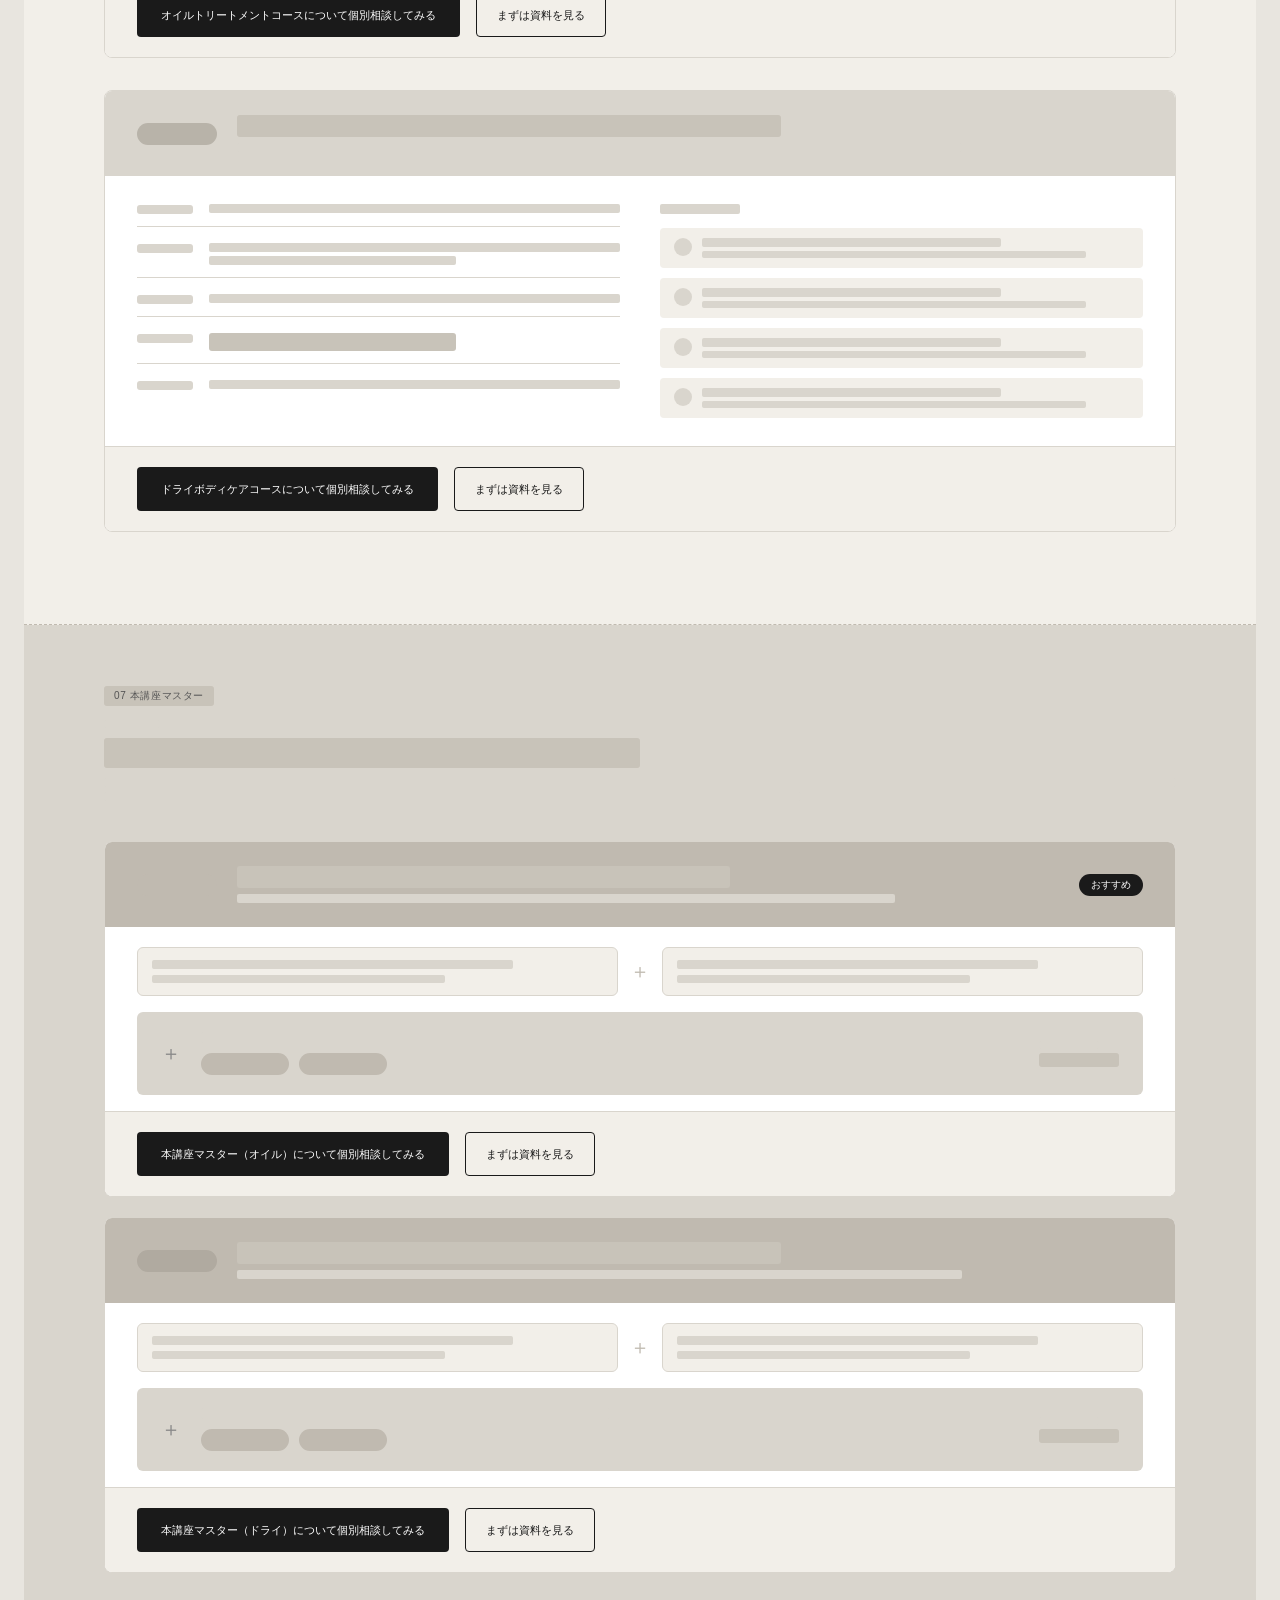
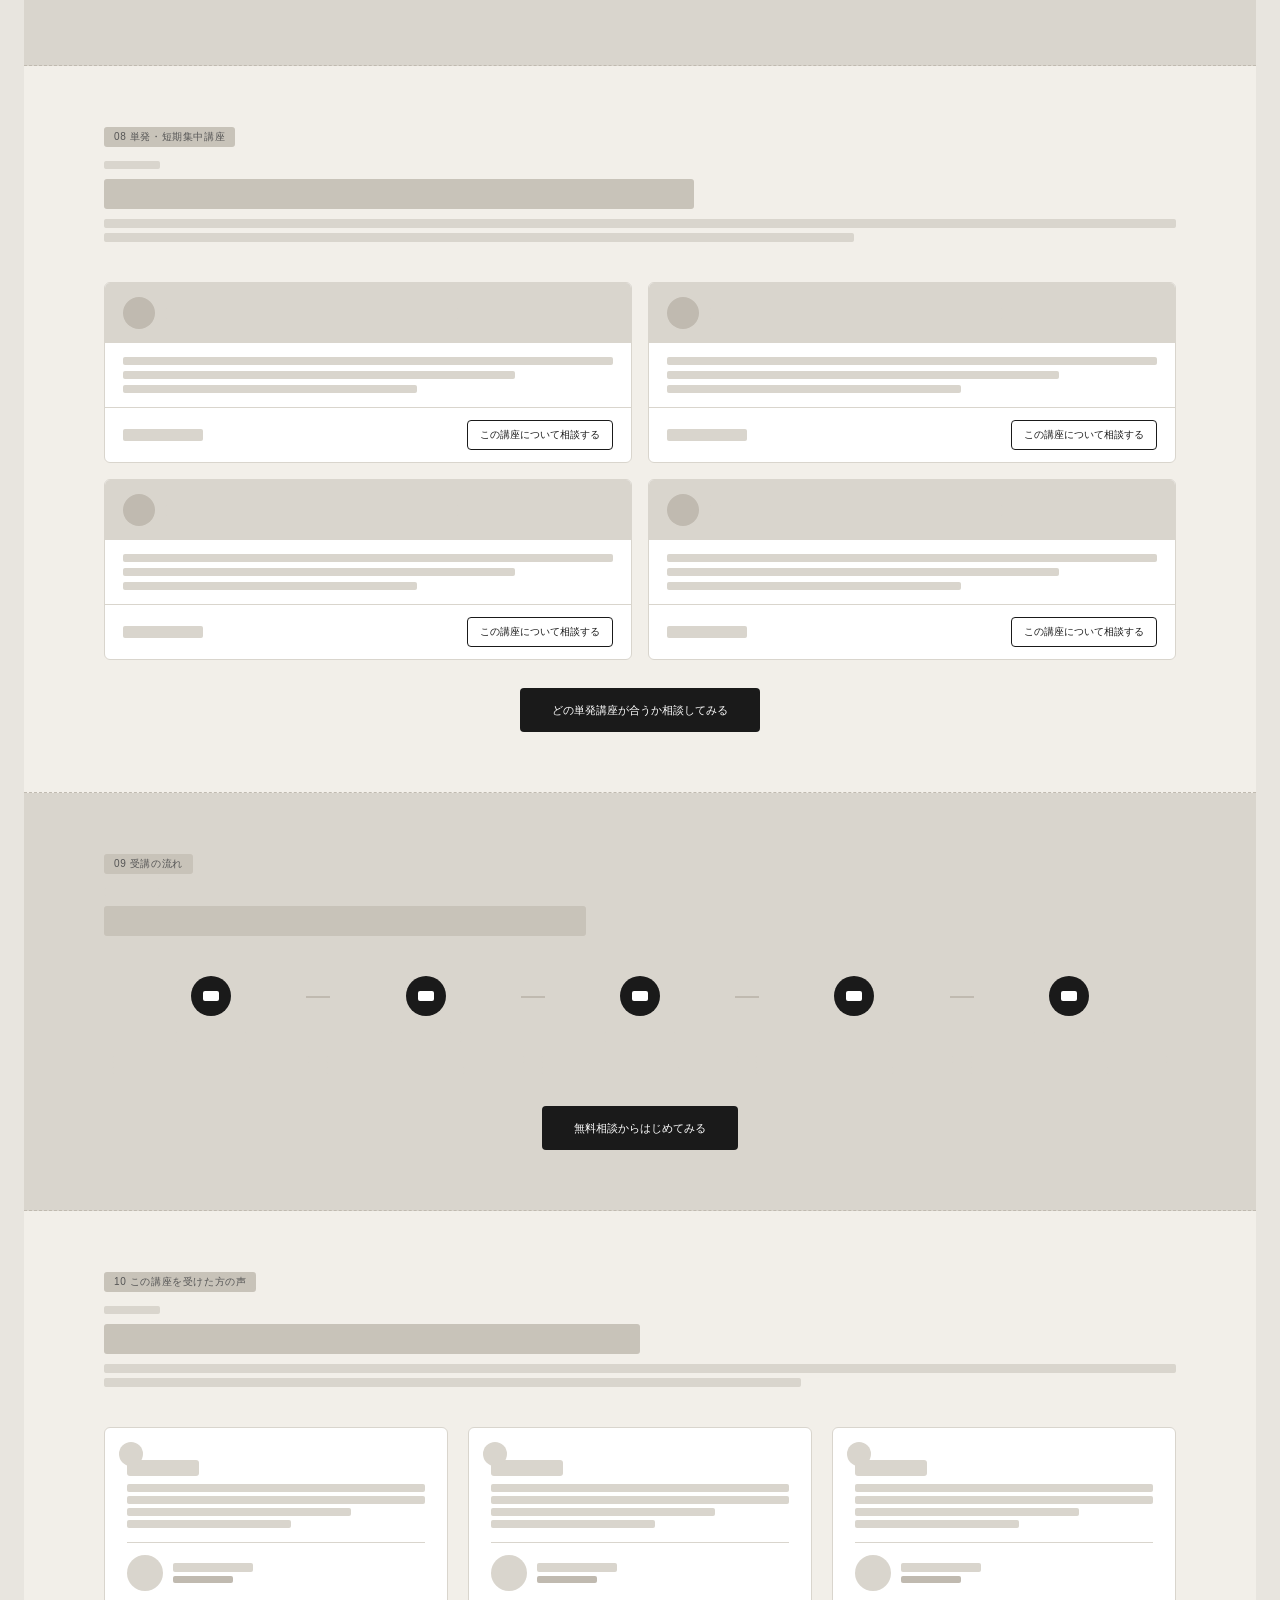
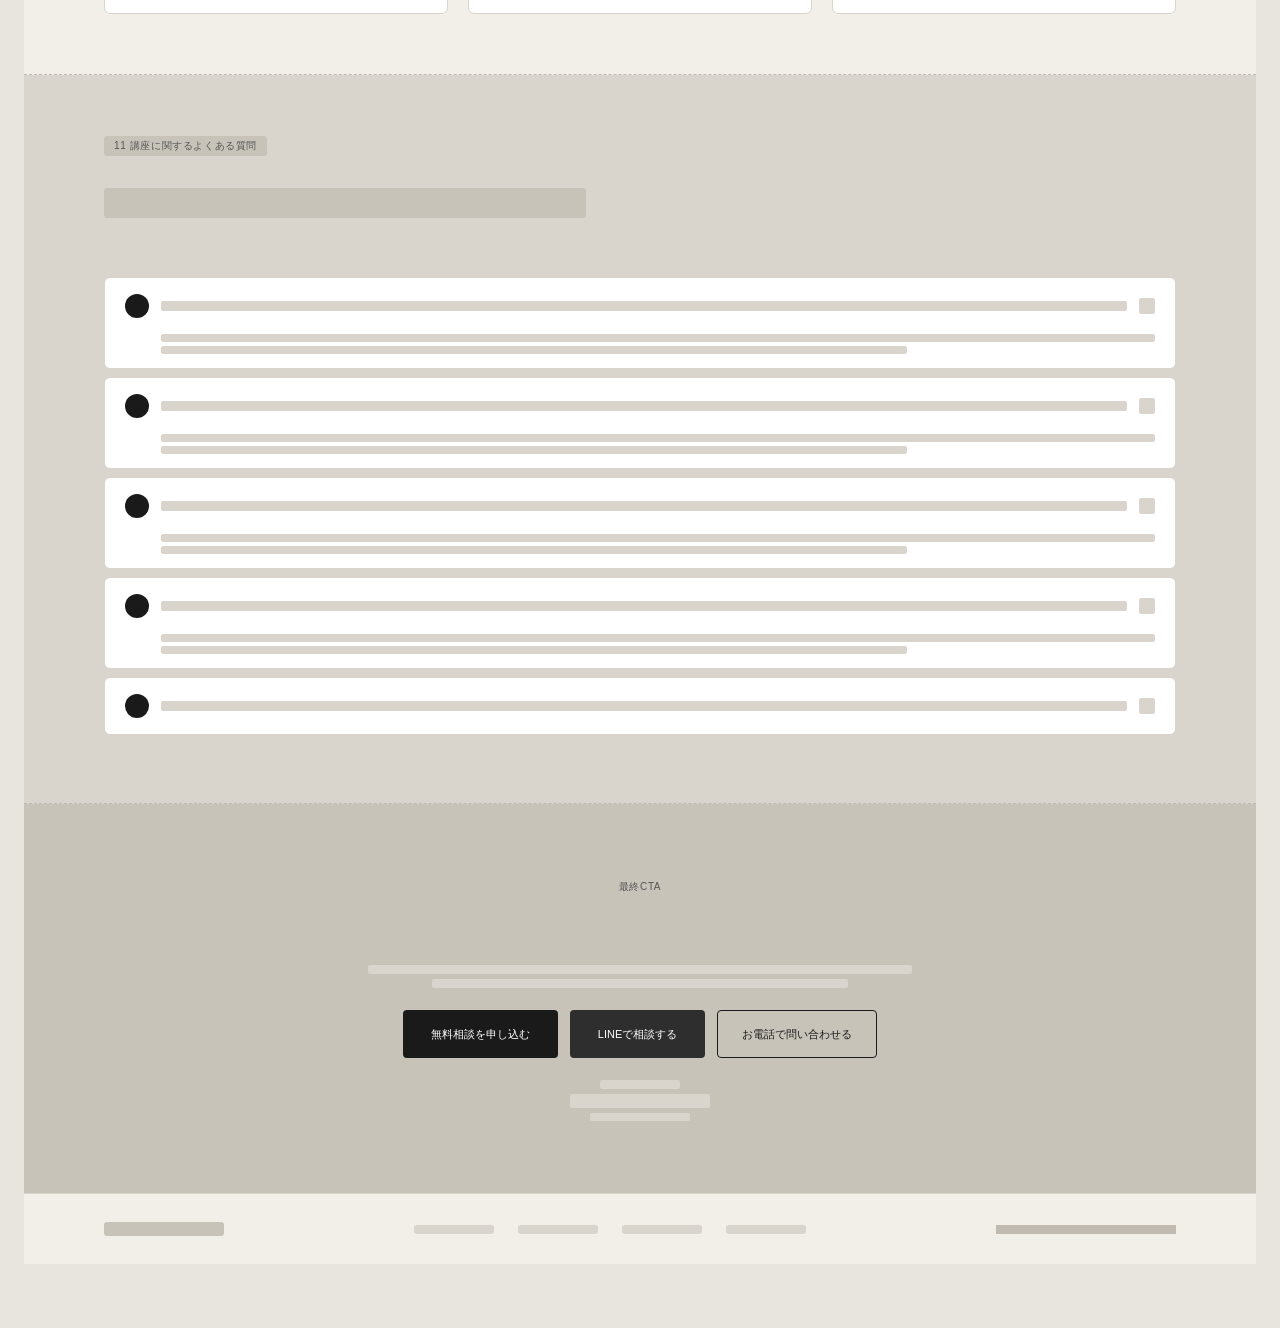
<file: design_sample_３/tomos_wireframe_course.html>
<!DOCTYPE html>
<html lang="ja">
<head>
<meta charset="UTF-8">
<meta name="viewport" content="width=device-width,initial-scale=1">
<title>TOMOS — 講座紹介ページ ワイヤーフレーム</title>
<style>
*,*::before,*::after{box-sizing:border-box;margin:0;padding:0}
body{background:#E8E5DF;font-family:'Helvetica Neue',Arial,sans-serif;padding:32px 24px 64px;color:#1a1a1a}

/* ── Toggle ── */
.vp-bar{position:fixed;top:16px;left:50%;transform:translateX(-50%);z-index:9999;display:flex;gap:8px;background:#fff;border:1px solid #ccc;border-radius:24px;padding:5px 10px;box-shadow:0 2px 8px rgba(0,0,0,.15)}
.vp-btn{font-size:12px;padding:4px 14px;border-radius:16px;border:none;cursor:pointer;background:transparent;color:#666}
.vp-btn.on{background:#1a1a1a;color:#fff}

/* ── Canvas ── */
.canvas-wrap{display:flex;justify-content:center;padding-top:56px}
.canvas{background:#F2EFE9;width:1440px;min-height:100vh;transition:width .35s ease;overflow:hidden}
.canvas.sp{width:390px}

/* ── Placeholders ── */
.ph{background:#D9D5CD;border-radius:3px}
.ph-dark{background:#C8C3B9;border-radius:3px}
.ph-white{background:#fff;border-radius:3px;border:1px solid #D9D5CD}

/* ── Label ── */
.sec-tag{display:inline-block;font-size:10px;background:#C8C3B9;color:#555;padding:3px 10px;border-radius:3px;margin-bottom:14px;letter-spacing:.06em}

/* ── CTA button types ── */
.btn-blk{background:#1a1a1a;border-radius:4px;display:flex;align-items:center;justify-content:center;flex-shrink:0}
.btn-out{border:1.5px solid #1a1a1a;border-radius:4px;background:transparent;display:flex;align-items:center;justify-content:center;flex-shrink:0}
.btn-txt{font-size:11px;font-weight:500;color:#1a1a1a;white-space:nowrap}
.btn-txt-w{font-size:11px;font-weight:500;color:#fff;white-space:nowrap}
.btn-green{background:#1a1a1a;border-radius:4px;display:flex;align-items:center;justify-content:center;flex-shrink:0}

/* ── Section ── */
.sec{padding:60px 80px;border-bottom:1px dashed #C0BAB0}
.sec.bg-mid{background:#D9D5CD}
.sec.bg-dark{background:#C8C3B9}

/* ── Sec heading ── */
.sec-hd{margin-bottom:40px}
.eyebrow{width:56px;height:8px;border-radius:2px;margin-bottom:10px}
.h2-lines{display:flex;flex-direction:column;gap:8px;margin-bottom:10px}
.h2-l{height:30px;border-radius:3px}
.sub-lines{display:flex;flex-direction:column;gap:5px}
.sub-l{height:9px;border-radius:2px}

/* ── Grid ── */
.g2{display:grid;grid-template-columns:1fr 1fr;gap:40px;align-items:start}
.g3{display:grid;grid-template-columns:repeat(3,1fr);gap:20px}
.g4{display:grid;grid-template-columns:repeat(4,1fr);gap:16px}

/* ── Header ── */
.hdr{display:flex;align-items:center;justify-content:space-between;padding:0 80px;height:68px;background:#F2EFE9;border-bottom:1px solid #D9D5CD;position:sticky;top:0;z-index:100}
.hdr-logo{display:flex;flex-direction:column;gap:3px}
.hdr-logo-badge{width:100px;height:8px}
.hdr-logo-name{width:160px;height:16px}
.hdr-nav{display:flex;gap:28px}
.hdr-nav-item{width:64px;height:10px}
.hdr-right{display:flex;align-items:center;gap:14px}
.hdr-tel{display:flex;flex-direction:column;gap:4px;align-items:flex-end}
.hdr-tel-num{width:100px;height:10px}
.hdr-tel-sub{width:70px;height:7px}

/* ── 01 Page FV ── */
.page-fv{background:#C8C3B9;padding:64px 80px;display:flex;align-items:center;gap:64px}
.fv-text{flex:1;display:flex;flex-direction:column;gap:14px}
.fv-eyebrow{width:72px;height:8px}
.fv-h1{display:flex;flex-direction:column;gap:10px}
.fv-h1 span{height:32px;border-radius:3px}
.fv-h1 span:first-child{width:90%}
.fv-h1 span:last-child{width:65%}
.fv-sub{display:flex;flex-direction:column;gap:5px}
.fv-sub span{height:9px;border-radius:2px}
.fv-sub span:nth-child(1){width:100%}
.fv-sub span:nth-child(2){width:80%}
.fv-img{width:420px;height:240px;background:#B8B3A9;border-radius:6px;flex-shrink:0}

/* ── 02 悩み＋選び方 ── */
.worry-row{display:flex;flex-direction:column;gap:12px}
.worry-item{background:#fff;border-radius:6px;padding:18px 20px;display:flex;align-items:flex-start;gap:14px;border:1px solid #D9D5CD}
.worry-icon{width:32px;height:32px;min-width:32px;border-radius:50%;background:#D9D5CD}
.worry-body{flex:1;display:flex;flex-direction:column;gap:5px}
.worry-body .q{height:10px;border-radius:2px;width:85%}
.worry-body .a{height:8px;border-radius:2px;width:70%;background:#C0BAB0;margin-top:2px}
.worry-arrow{display:flex;align-items:center;gap:8px;margin-top:4px}
.worry-arrow-icon{width:20px;height:20px;border-radius:50%;background:#1a1a1a;flex-shrink:0}
.worry-arrow-lbl{height:9px;border-radius:2px;width:120px}

.guide-cards{display:flex;flex-direction:column;gap:10px}
.guide-card{background:#fff;border-radius:6px;padding:16px 20px;border:1.5px solid #D9D5CD}
.guide-card.active{border-color:#1a1a1a}
.guide-target{display:flex;align-items:center;gap:8px;margin-bottom:8px}
.guide-badge{width:72px;height:18px;border-radius:3px;background:#D9D5CD}
.guide-badge.active{background:#1a1a1a}
.guide-txt{display:flex;flex-direction:column;gap:4px}
.guide-txt span{height:8px;border-radius:2px}
.guide-txt span:first-child{width:100%}
.guide-txt span:last-child{width:70%}
.guide-link{width:100px;height:8px;border-radius:2px;background:#C0BAB0;margin-top:8px}

/* ── 03 なぜ解剖学 ── */
.anatomy-why{display:flex;gap:48px;align-items:center}
.anatomy-text{flex:1;display:flex;flex-direction:column;gap:12px}
.anatomy-img{width:360px;height:260px;background:#C8C3B9;border-radius:6px;flex-shrink:0}
.anatomy-points{display:flex;flex-direction:column;gap:10px;margin-top:8px}
.anatomy-point{display:flex;gap:12px;align-items:flex-start}
.anatomy-point-icon{width:28px;height:28px;min-width:28px;border-radius:50%;background:#D9D5CD}
.anatomy-point-txt{display:flex;flex-direction:column;gap:4px;flex:1}
.anatomy-point-txt strong{height:10px;border-radius:2px;width:60%}
.anatomy-point-txt span{height:8px;border-radius:2px;width:100%}

/* ── 04 どうなるか ── */
.before-after{display:grid;grid-template-columns:1fr auto 1fr;gap:24px;align-items:center}
.ba-col{display:flex;flex-direction:column;gap:10px}
.ba-label{height:16px;border-radius:3px;width:64px}
.ba-label.before{background:#C8C3B9}
.ba-label.after{background:#1a1a1a}
.ba-item{background:#fff;border-radius:6px;padding:14px 16px;border:1px solid #D9D5CD;display:flex;gap:10px;align-items:flex-start}
.ba-item.after-item{border-color:#C0BAB0;background:#F2EFE9}
.ba-bullet{width:8px;height:8px;min-width:8px;border-radius:50%;background:#D9D5CD;margin-top:3px}
.ba-bullet.after-b{background:#1a1a1a}
.ba-txt{display:flex;flex-direction:column;gap:4px;flex:1}
.ba-txt span{height:8px;border-radius:2px}
.ba-txt span:first-child{width:100%}
.ba-txt span:last-child{width:70%}
.ba-arrow{font-size:28px;color:#C0BAB0;font-weight:300;text-align:center}

/* ── 05 カリキュラム ── */
.curriculum-tabs{display:flex;gap:0;margin-bottom:28px;border-bottom:2px solid #D9D5CD}
.tab{padding:10px 28px;font-size:11px;font-weight:500;color:#888;border-bottom:2px solid transparent;margin-bottom:-2px;cursor:pointer}
.tab.active{color:#1a1a1a;border-color:#1a1a1a}
.curriculum-grid{display:grid;grid-template-columns:repeat(3,1fr);gap:16px}
.curriculum-card{background:#fff;border-radius:6px;padding:18px;border:1px solid #D9D5CD}
.curriculum-num{width:24px;height:24px;border-radius:50%;background:#D9D5CD;margin-bottom:10px}
.curriculum-ttl{height:11px;width:70%;border-radius:2px;margin-bottom:8px}
.curriculum-lines{display:flex;flex-direction:column;gap:4px}
.curriculum-lines span{height:8px;border-radius:2px}
.curriculum-lines span:nth-child(1){width:100%}
.curriculum-lines span:nth-child(2){width:80%}
.curriculum-lines span:nth-child(3){width:60%}

/* ── 06 本講座 ── */
.course-detail{background:#fff;border-radius:8px;border:1px solid #D9D5CD;overflow:hidden;margin-bottom:32px}
.course-detail-head{background:#D9D5CD;padding:24px 32px;display:flex;align-items:center;gap:20px}
.course-detail-badge{width:80px;height:22px;border-radius:11px;background:#C0BAB0}
.course-detail-ttl{display:flex;flex-direction:column;gap:6px;flex:1}
.course-detail-ttl .name{height:22px;width:60%;border-radius:3px}
.course-detail-ttl .sub{height:9px;width:80%;border-radius:2px}
.course-detail-body{padding:28px 32px;display:grid;grid-template-columns:1fr 1fr;gap:40px}
.course-info-col{display:flex;flex-direction:column;gap:16px}
.course-info-row{display:flex;gap:16px;align-items:flex-start;padding-bottom:12px;border-bottom:1px solid #D9D5CD}
.course-info-row:last-child{border-bottom:none}
.course-info-label{width:56px;height:9px;flex-shrink:0;margin-top:1px}
.course-info-val{display:flex;flex-direction:column;gap:4px;flex:1}
.course-info-val span{height:9px;border-radius:2px}
.course-info-val span:nth-child(1){width:100%}
.course-info-val span:nth-child(2){width:60%}
.course-curriculum-col{display:flex;flex-direction:column;gap:10px}
.course-curr-item{background:#F2EFE9;border-radius:4px;padding:10px 14px;display:flex;gap:10px;align-items:flex-start}
.course-curr-num{width:18px;height:18px;border-radius:50%;background:#D9D5CD;flex-shrink:0}
.course-curr-txt{display:flex;flex-direction:column;gap:4px;flex:1}
.course-curr-txt strong{height:9px;border-radius:2px;width:70%}
.course-curr-txt span{height:7px;border-radius:2px;width:90%}
.course-detail-cta{padding:20px 32px;background:#F2EFE9;border-top:1px solid #D9D5CD;display:flex;align-items:center;gap:16px}

/* ── 07 本講座マスター追加部分 ── */
.master-bonus{background:#D9D5CD;border-radius:6px;padding:20px 24px;margin:16px 32px;display:flex;align-items:center;gap:20px}
.master-plus{font-size:20px;color:#888;font-weight:300;flex-shrink:0}
.master-bonus-txt{flex:1;display:flex;flex-direction:column;gap:6px}
.master-bonus-ttl{height:11px;width:50%;border-radius:2px}
.master-bonus-items{display:flex;gap:10px;flex-wrap:wrap;margin-top:4px}
.master-bonus-chip{height:22px;width:88px;border-radius:11px;background:#C0BAB0}

/* ── 08 単発講座 ── */
.solo-grid{display:grid;grid-template-columns:repeat(2,1fr);gap:16px}
.solo-card{background:#fff;border-radius:6px;border:1px solid #D9D5CD;overflow:hidden}
.solo-card-head{background:#D9D5CD;padding:14px 18px;display:flex;align-items:center;gap:10px}
.solo-icon{width:32px;height:32px;border-radius:50%;background:#C0BAB0;flex-shrink:0}
.solo-name{height:11px;width:60%;border-radius:2px}
.solo-body{padding:14px 18px;display:flex;flex-direction:column;gap:6px}
.solo-body span{height:8px;border-radius:2px}
.solo-body span:nth-child(1){width:100%}
.solo-body span:nth-child(2){width:80%}
.solo-body span:nth-child(3){width:60%}
.solo-footer{padding:12px 18px;border-top:1px solid #D9D5CD;display:flex;align-items:center;justify-content:space-between}
.solo-price{height:12px;width:80px;border-radius:2px}

/* ── 09 受講の流れ ── */
.flow-row{display:flex;align-items:flex-start;gap:0;position:relative}
.flow-step{flex:1;display:flex;flex-direction:column;align-items:center;gap:8px;position:relative}
.flow-step::after{content:'';position:absolute;top:20px;right:0;transform:translateX(50%);width:24px;height:2px;background:#C0BAB0}
.flow-step:last-child::after{display:none}
.flow-circle{width:40px;height:40px;border-radius:50%;background:#1a1a1a;display:flex;align-items:center;justify-content:center}
.flow-num{width:16px;height:10px;background:#fff;border-radius:2px}
.flow-ttl{height:10px;width:72px;border-radius:2px;text-align:center}
.flow-desc{display:flex;flex-direction:column;gap:4px;width:100%;padding:0 8px}
.flow-desc span{height:7px;border-radius:2px}
.flow-desc span:nth-child(1){width:100%}
.flow-desc span:nth-child(2){width:70%}

/* ── 10 受講者の声 ── */
.voice-card{background:#fff;border-radius:6px;padding:22px;border:1px solid #D9D5CD;position:relative}
.voice-quote-icon{width:24px;height:24px;border-radius:50%;background:#D9D5CD;position:absolute;top:14px;left:14px}
.voice-course-badge{width:72px;height:16px;border-radius:3px;background:#D9D5CD;margin-bottom:8px;margin-top:10px}
.voice-txt{display:flex;flex-direction:column;gap:4px;margin-bottom:14px}
.voice-txt span{height:8px;border-radius:2px}
.voice-txt span:nth-child(1){width:100%}
.voice-txt span:nth-child(2){width:100%}
.voice-txt span:nth-child(3){width:75%}
.voice-txt span:nth-child(4){width:55%}
.voice-person{display:flex;align-items:center;gap:10px;padding-top:12px;border-top:1px solid #D9D5CD}
.voice-av{width:36px;height:36px;border-radius:50%;background:#D9D5CD;flex-shrink:0}
.voice-info{display:flex;flex-direction:column;gap:4px}
.voice-info p{width:80px;height:9px;border-radius:2px}
.voice-info small{width:60px;height:7px;border-radius:2px;background:#C0BAB0}

/* ── 11 FAQ ── */
.faq-item{background:#fff;border-radius:6px;border:1px solid #D9D5CD;overflow:hidden;margin-bottom:8px}
.faq-q{display:flex;align-items:center;gap:12px;padding:16px 20px}
.faq-q-icon{width:24px;height:24px;border-radius:50%;background:#1a1a1a;flex-shrink:0}
.faq-q-txt{flex:1;height:10px;border-radius:2px}
.faq-chev{width:16px;height:16px;border-radius:2px;background:#D9D5CD}
.faq-a{padding:0 20px 14px 56px;display:flex;flex-direction:column;gap:4px}
.faq-a span{height:8px;border-radius:2px}
.faq-a span:first-child{width:100%}
.faq-a span:last-child{width:75%}

/* ── 最終CTA ── */
.final-cta-sec{background:#C8C3B9;padding:72px 80px;text-align:center}
.final-inner{max-width:640px;margin:0 auto;display:flex;flex-direction:column;align-items:center;gap:18px}
.final-h2{display:flex;flex-direction:column;gap:8px;width:100%;align-items:center}
.final-h2 span{height:30px;border-radius:3px}
.final-h2 span:first-child{width:55%}
.final-sub{display:flex;flex-direction:column;gap:5px;align-items:center;width:100%}
.final-sub span{height:9px;border-radius:2px}
.final-sub span:first-child{width:85%}
.final-sub span:last-child{width:65%}
.final-btns{display:flex;gap:12px;flex-wrap:wrap;justify-content:center;margin-top:4px}

/* ── Footer ── */
.ftr{display:flex;align-items:center;justify-content:space-between;padding:28px 80px;background:#F2EFE9;border-top:1px solid #D9D5CD}
.ftr-logo{width:120px;height:14px}
.ftr-links{display:flex;gap:24px}
.ftr-links span{width:80px;height:9px}
.ftr-copy{width:180px;height:9px;background:#C0BAB0}

/* ── SP Fixed CTA ── */
.sp-fixed-cta{display:none;background:#F2EFE9;border-top:1.5px solid #C8C3B9;padding:10px 16px}
.sp-fixed-row{display:flex;gap:8px;margin-bottom:6px}
.sp-fixed-btn1{flex:1;height:40px;background:#1a1a1a;border-radius:4px;display:flex;align-items:center;justify-content:center}
.sp-fixed-btn2{flex:1;height:40px;background:#D9D5CD;border-radius:4px}
.sp-fixed-tel{height:9px;width:140px;border-radius:2px;background:#C0BAB0;margin:0 auto}

/* ── SP overrides ── */
.canvas.sp .hdr{padding:0 16px;height:52px}
.canvas.sp .hdr-nav,.canvas.sp .hdr-tel,.canvas.sp .hdr-cta-btn{display:none}
.canvas.sp .hdr-menu{display:flex!important}
.canvas.sp .page-fv{flex-direction:column;padding:40px 20px 36px;gap:24px}
.canvas.sp .fv-img{width:100%;height:180px}
.canvas.sp .sec{padding:44px 20px}
.canvas.sp .sec.bg-mid,.canvas.sp .sec.bg-dark{padding:44px 20px}
.canvas.sp .g2{grid-template-columns:1fr;gap:20px}
.canvas.sp .g3{grid-template-columns:1fr;gap:16px}
.canvas.sp .g4{grid-template-columns:repeat(2,1fr);gap:12px}
.canvas.sp .before-after{grid-template-columns:1fr;gap:12px}
.canvas.sp .ba-arrow{display:none}
.canvas.sp .curriculum-grid{grid-template-columns:1fr;gap:12px}
.canvas.sp .curriculum-tabs{overflow-x:auto}
.canvas.sp .course-detail-body{grid-template-columns:1fr;gap:20px}
.canvas.sp .course-detail-cta{flex-direction:column;align-items:stretch;gap:10px}
.canvas.sp .solo-grid{grid-template-columns:1fr;gap:12px}
.canvas.sp .flow-row{flex-direction:column;gap:16px}
.canvas.sp .flow-step::after{display:none}
.canvas.sp .anatomy-why{flex-direction:column;gap:20px}
.canvas.sp .anatomy-img{width:100%;height:180px}
.canvas.sp .ftr{flex-direction:column;gap:14px;padding:24px 20px;text-align:center}
.canvas.sp .ftr-links{flex-wrap:wrap;justify-content:center;gap:12px}
.canvas.sp .final-cta-sec{padding:48px 20px}
.canvas.sp .final-btns{flex-direction:column;width:100%}
.canvas.sp .final-btns .btn-blk,.canvas.sp .final-btns .btn-out{width:100%}
.canvas.sp .sp-fixed-cta{display:block}
.canvas.sp .master-bonus{margin:16px 20px}
.canvas.sp .course-detail-head{padding:20px}
.canvas.sp .course-detail-body{padding:20px}
.canvas.sp .course-detail-cta{padding:16px 20px}
</style>
</head>
<body>

<div class="vp-bar">
  <button class="vp-btn on" onclick="setVP('pc')">PC 1440px</button>
  <button class="vp-btn" onclick="setVP('sp')">SP 390px</button>
</div>

<div class="canvas-wrap">
<div class="canvas" id="canvas">

  <!-- ── Header ── -->
  <header class="hdr">
    <div class="hdr-logo">
      <div class="ph hdr-logo-badge"></div>
      <div class="ph-dark hdr-logo-name"></div>
    </div>
    <nav class="hdr-nav">
      <div class="ph hdr-nav-item"></div>
      <div class="ph hdr-nav-item"></div>
      <div class="ph hdr-nav-item"></div>
      <div class="ph hdr-nav-item"></div>
      <div class="ph hdr-nav-item"></div>
    </nav>
    <div class="hdr-right">
      <div class="hdr-tel">
        <div class="ph hdr-tel-num"></div>
        <div class="ph hdr-tel-sub"></div>
      </div>
      <div class="btn-blk hdr-cta-btn" style="height:36px;padding:0 16px">
        <span class="btn-txt-w" style="font-size:12px">無料相談する</span>
      </div>
    </div>
    <div class="hdr-menu" style="display:none;width:28px;height:20px;background:#D9D5CD;border-radius:2px"></div>
  </header>

  <!-- ── 01 Page FV ── -->
  <section class="page-fv">
    <div class="fv-text">
      <div class="sec-tag">講座紹介</div>
      <div class="ph fv-eyebrow" style="margin-bottom:4px"></div>
      <div class="fv-h1">
        <span class="ph-dark"></span>
        <span class="ph-dark"></span>
      </div>
      <div class="fv-sub">
        <span class="ph"></span>
        <span class="ph"></span>
      </div>
    </div>
    <div class="fv-img"></div>
  </section>

  <!-- ── 02 悩み + 選び方ガイド ── -->
  <section class="sec">
    <div class="sec-tag">02 こんなお悩みありませんか？ ＋ 講座の選び方ガイド</div>
    <div class="g2">
      <!-- 左：悩みリスト -->
      <div>
        <div class="sec-hd">
          <div class="ph eyebrow"></div>
          <div class="h2-lines"><span class="ph-dark h2-l" style="width:80%"></span></div>
          <div class="sub-lines"><span class="ph sub-l"></span><span class="ph sub-l" style="width:70%"></span></div>
        </div>
        <div class="worry-row">
          <div class="worry-item">
            <div class="worry-icon"></div>
            <div class="worry-body">
              <div class="ph q"></div>
              <div class="ph a"></div>
              <div class="worry-arrow">
                <div class="worry-arrow-icon"></div>
                <div class="ph worry-arrow-lbl"></div>
              </div>
            </div>
          </div>
          <div class="worry-item">
            <div class="worry-icon"></div>
            <div class="worry-body">
              <div class="ph q"></div>
              <div class="ph a"></div>
              <div class="worry-arrow">
                <div class="worry-arrow-icon"></div>
                <div class="ph worry-arrow-lbl"></div>
              </div>
            </div>
          </div>
          <div class="worry-item">
            <div class="worry-icon"></div>
            <div class="worry-body">
              <div class="ph q"></div>
              <div class="ph a"></div>
              <div class="worry-arrow">
                <div class="worry-arrow-icon"></div>
                <div class="ph worry-arrow-lbl"></div>
              </div>
            </div>
          </div>
        </div>
      </div>
      <!-- 右：選び方ガイド -->
      <div>
        <div class="sec-hd">
          <div class="ph eyebrow"></div>
          <div class="h2-lines"><span class="ph-dark h2-l" style="width:70%"></span></div>
          <div class="sub-lines"><span class="ph sub-l" style="width:80%"></span></div>
        </div>
        <div class="guide-cards">
          <div class="guide-card active">
            <div class="guide-target">
              <div class="guide-badge active"></div>
              <div class="ph" style="height:9px;width:120px;border-radius:2px"></div>
            </div>
            <div class="guide-txt">
              <span class="ph"></span><span class="ph"></span>
            </div>
            <div style="margin-top:10px;display:flex;align-items:center;gap:6px">
              <div class="ph" style="height:8px;width:32px;border-radius:2px"></div>
              <div class="ph-dark" style="height:8px;width:80px;border-radius:2px"></div>
            </div>
          </div>
          <div class="guide-card">
            <div class="guide-target">
              <div class="guide-badge"></div>
              <div class="ph" style="height:9px;width:120px;border-radius:2px"></div>
            </div>
            <div class="guide-txt">
              <span class="ph"></span><span class="ph"></span>
            </div>
            <div style="margin-top:10px;display:flex;align-items:center;gap:6px">
              <div class="ph" style="height:8px;width:32px;border-radius:2px"></div>
              <div class="ph" style="height:8px;width:80px;border-radius:2px"></div>
            </div>
          </div>
          <div class="guide-card">
            <div class="guide-target">
              <div class="guide-badge"></div>
              <div class="ph" style="height:9px;width:120px;border-radius:2px"></div>
            </div>
            <div class="guide-txt">
              <span class="ph"></span><span class="ph"></span>
            </div>
            <div style="margin-top:10px;display:flex;align-items:center;gap:6px">
              <div class="ph" style="height:8px;width:32px;border-radius:2px"></div>
              <div class="ph" style="height:8px;width:80px;border-radius:2px"></div>
            </div>
          </div>
        </div>
      </div>
    </div>
  </section>

  <!-- ── 03 なぜ解剖学なのか ── -->
  <section class="sec bg-mid">
    <div class="sec-tag">03 なぜ解剖学なのか</div>
    <div class="anatomy-why">
      <div class="anatomy-img"></div>
      <div class="anatomy-text">
        <div class="ph eyebrow"></div>
        <div class="h2-lines">
          <span class="ph-dark h2-l" style="width:80%"></span>
          <span class="ph-dark h2-l" style="width:60%"></span>
        </div>
        <div class="sub-lines">
          <span class="ph sub-l"></span>
          <span class="ph sub-l" style="width:85%"></span>
          <span class="ph sub-l" style="width:70%"></span>
        </div>
        <div class="anatomy-points">
          <div class="anatomy-point">
            <div class="anatomy-point-icon"></div>
            <div class="anatomy-point-txt">
              <strong class="ph"></strong>
              <span class="ph" style="height:8px"></span>
              <span class="ph" style="height:8px;width:75%"></span>
            </div>
          </div>
          <div class="anatomy-point">
            <div class="anatomy-point-icon"></div>
            <div class="anatomy-point-txt">
              <strong class="ph"></strong>
              <span class="ph" style="height:8px"></span>
              <span class="ph" style="height:8px;width:80%"></span>
            </div>
          </div>
          <div class="anatomy-point">
            <div class="anatomy-point-icon"></div>
            <div class="anatomy-point-txt">
              <strong class="ph"></strong>
              <span class="ph" style="height:8px"></span>
              <span class="ph" style="height:8px;width:65%"></span>
            </div>
          </div>
        </div>
      </div>
    </div>
  </section>

  <!-- ── 04 解剖学を知るとどうなるか ── -->
  <section class="sec">
    <div class="sec-tag">04 解剖学を知るとどうなるか</div>
    <div class="sec-hd">
      <div class="ph eyebrow"></div>
      <div class="h2-lines">
        <span class="ph-dark h2-l" style="width:55%"></span>
      </div>
      <div class="sub-lines">
        <span class="ph sub-l"></span>
        <span class="ph sub-l" style="width:70%"></span>
      </div>
    </div>
    <div class="before-after">
      <div class="ba-col">
        <div class="ba-label before">受講前</div>
        <div class="ba-item">
          <div class="ba-bullet"></div>
          <div class="ba-txt"><span class="ph"></span><span class="ph"></span></div>
        </div>
        <div class="ba-item">
          <div class="ba-bullet"></div>
          <div class="ba-txt"><span class="ph"></span><span class="ph"></span></div>
        </div>
        <div class="ba-item">
          <div class="ba-bullet"></div>
          <div class="ba-txt"><span class="ph"></span><span class="ph"></span></div>
        </div>
      </div>
      <div class="ba-arrow">→</div>
      <div class="ba-col">
        <div class="ba-label after">受講後</div>
        <div class="ba-item after-item">
          <div class="ba-bullet after-b"></div>
          <div class="ba-txt"><span class="ph-dark"></span><span class="ph"></span></div>
        </div>
        <div class="ba-item after-item">
          <div class="ba-bullet after-b"></div>
          <div class="ba-txt"><span class="ph-dark"></span><span class="ph"></span></div>
        </div>
        <div class="ba-item after-item">
          <div class="ba-bullet after-b"></div>
          <div class="ba-txt"><span class="ph-dark"></span><span class="ph"></span></div>
        </div>
      </div>
    </div>
  </section>

  <!-- ── 05 カリキュラムの内容 ── -->
  <section class="sec bg-mid">
    <div class="sec-tag">05 カリキュラムの内容</div>
    <div class="sec-hd">
      <div class="ph eyebrow"></div>
      <div class="h2-lines"><span class="ph-dark h2-l" style="width:50%"></span></div>
    </div>
    <div class="curriculum-tabs">
      <div class="tab active">座学（解剖生理学・理論）</div>
      <div class="tab">実技（施術手技・実践）</div>
    </div>
    <div class="curriculum-grid">
      <div class="curriculum-card">
        <div class="curriculum-num"></div>
        <div class="ph curriculum-ttl"></div>
        <div class="curriculum-lines">
          <span class="ph"></span><span class="ph"></span><span class="ph"></span>
        </div>
      </div>
      <div class="curriculum-card">
        <div class="curriculum-num"></div>
        <div class="ph curriculum-ttl"></div>
        <div class="curriculum-lines">
          <span class="ph"></span><span class="ph"></span><span class="ph"></span>
        </div>
      </div>
      <div class="curriculum-card">
        <div class="curriculum-num"></div>
        <div class="ph curriculum-ttl"></div>
        <div class="curriculum-lines">
          <span class="ph"></span><span class="ph"></span><span class="ph"></span>
        </div>
      </div>
      <div class="curriculum-card">
        <div class="curriculum-num"></div>
        <div class="ph curriculum-ttl"></div>
        <div class="curriculum-lines">
          <span class="ph"></span><span class="ph"></span><span class="ph"></span>
        </div>
      </div>
      <div class="curriculum-card">
        <div class="curriculum-num"></div>
        <div class="ph curriculum-ttl"></div>
        <div class="curriculum-lines">
          <span class="ph"></span><span class="ph"></span><span class="ph"></span>
        </div>
      </div>
      <div class="curriculum-card">
        <div class="curriculum-num"></div>
        <div class="ph curriculum-ttl"></div>
        <div class="curriculum-lines">
          <span class="ph"></span><span class="ph"></span><span class="ph"></span>
        </div>
      </div>
    </div>
  </section>

  <!-- ── 06 本講座 ── -->
  <section class="sec">
    <div class="sec-tag">06 本講座</div>
    <div class="sec-hd">
      <div class="ph eyebrow"></div>
      <div class="h2-lines"><span class="ph-dark h2-l" style="width:45%"></span></div>
      <div class="sub-lines"><span class="ph sub-l"></span><span class="ph sub-l" style="width:75%"></span></div>
    </div>

    <!-- コースA -->
    <div class="course-detail">
      <div class="course-detail-head">
        <div class="course-detail-badge"></div>
        <div class="course-detail-ttl">
          <div class="ph-dark name"></div>
          <div class="ph sub"></div>
        </div>
      </div>
      <div class="course-detail-body">
        <div class="course-info-col">
          <div class="course-info-row">
            <div class="ph course-info-label"></div>
            <div class="course-info-val"><span class="ph"></span></div>
          </div>
          <div class="course-info-row">
            <div class="ph course-info-label"></div>
            <div class="course-info-val"><span class="ph"></span><span class="ph"></span></div>
          </div>
          <div class="course-info-row">
            <div class="ph course-info-label"></div>
            <div class="course-info-val"><span class="ph"></span></div>
          </div>
          <div class="course-info-row">
            <div class="ph course-info-label"></div>
            <div class="course-info-val"><span class="ph-dark" style="height:18px;border-radius:3px;width:60%"></span></div>
          </div>
          <div class="course-info-row" style="border-bottom:none">
            <div class="ph course-info-label"></div>
            <div class="course-info-val"><span class="ph"></span></div>
          </div>
        </div>
        <div class="course-curriculum-col">
          <div class="ph" style="height:10px;width:80px;border-radius:2px;margin-bottom:4px"></div>
          <div class="course-curr-item">
            <div class="course-curr-num"></div>
            <div class="course-curr-txt">
              <strong class="ph"></strong><span class="ph"></span>
            </div>
          </div>
          <div class="course-curr-item">
            <div class="course-curr-num"></div>
            <div class="course-curr-txt">
              <strong class="ph"></strong><span class="ph"></span>
            </div>
          </div>
          <div class="course-curr-item">
            <div class="course-curr-num"></div>
            <div class="course-curr-txt">
              <strong class="ph"></strong><span class="ph"></span>
            </div>
          </div>
          <div class="course-curr-item">
            <div class="course-curr-num"></div>
            <div class="course-curr-txt">
              <strong class="ph"></strong><span class="ph"></span>
            </div>
          </div>
        </div>
      </div>
      <div class="course-detail-cta">
        <div class="btn-blk" style="height:44px;padding:0 24px">
          <span class="btn-txt-w">オイルトリートメントコースについて個別相談してみる</span>
        </div>
        <div class="btn-out" style="height:44px;padding:0 20px">
          <span class="btn-txt">まずは資料を見る</span>
        </div>
      </div>
    </div>

    <!-- コースB -->
    <div class="course-detail">
      <div class="course-detail-head">
        <div class="course-detail-badge" style="background:#B8B3A9"></div>
        <div class="course-detail-ttl">
          <div class="ph-dark name"></div>
          <div class="ph sub"></div>
        </div>
      </div>
      <div class="course-detail-body">
        <div class="course-info-col">
          <div class="course-info-row">
            <div class="ph course-info-label"></div>
            <div class="course-info-val"><span class="ph"></span></div>
          </div>
          <div class="course-info-row">
            <div class="ph course-info-label"></div>
            <div class="course-info-val"><span class="ph"></span><span class="ph"></span></div>
          </div>
          <div class="course-info-row">
            <div class="ph course-info-label"></div>
            <div class="course-info-val"><span class="ph"></span></div>
          </div>
          <div class="course-info-row">
            <div class="ph course-info-label"></div>
            <div class="course-info-val"><span class="ph-dark" style="height:18px;border-radius:3px;width:60%"></span></div>
          </div>
          <div class="course-info-row" style="border-bottom:none">
            <div class="ph course-info-label"></div>
            <div class="course-info-val"><span class="ph"></span></div>
          </div>
        </div>
        <div class="course-curriculum-col">
          <div class="ph" style="height:10px;width:80px;border-radius:2px;margin-bottom:4px"></div>
          <div class="course-curr-item">
            <div class="course-curr-num"></div>
            <div class="course-curr-txt"><strong class="ph"></strong><span class="ph"></span></div>
          </div>
          <div class="course-curr-item">
            <div class="course-curr-num"></div>
            <div class="course-curr-txt"><strong class="ph"></strong><span class="ph"></span></div>
          </div>
          <div class="course-curr-item">
            <div class="course-curr-num"></div>
            <div class="course-curr-txt"><strong class="ph"></strong><span class="ph"></span></div>
          </div>
          <div class="course-curr-item">
            <div class="course-curr-num"></div>
            <div class="course-curr-txt"><strong class="ph"></strong><span class="ph"></span></div>
          </div>
        </div>
      </div>
      <div class="course-detail-cta">
        <div class="btn-blk" style="height:44px;padding:0 24px">
          <span class="btn-txt-w">ドライボディケアコースについて個別相談してみる</span>
        </div>
        <div class="btn-out" style="height:44px;padding:0 20px">
          <span class="btn-txt">まずは資料を見る</span>
        </div>
      </div>
    </div>
  </section>

  <!-- ── 07 本講座マスター ── -->
  <section class="sec bg-mid">
    <div class="sec-tag">07 本講座マスター</div>
    <div class="sec-hd">
      <div class="ph eyebrow"></div>
      <div class="h2-lines"><span class="ph-dark h2-l" style="width:50%"></span></div>
      <div class="sub-lines"><span class="ph sub-l"></span><span class="ph sub-l" style="width:65%"></span></div>
    </div>

    <!-- マスターコースA -->
    <div class="course-detail" style="margin-bottom:20px">
      <div class="course-detail-head" style="background:#C0BAB0">
        <div class="course-detail-badge"></div>
        <div class="course-detail-ttl">
          <div class="ph-dark name"></div>
          <div class="ph sub"></div>
        </div>
        <div style="background:#1a1a1a;border-radius:12px;padding:4px 12px;display:flex;align-items:center">
          <span style="font-size:10px;color:#fff;white-space:nowrap;font-weight:500">おすすめ</span>
        </div>
      </div>
      <!-- 本講座 2コース セット表示 -->
      <div style="padding:20px 32px 0;display:flex;gap:12px">
        <div style="flex:1;background:#F2EFE9;border-radius:6px;padding:12px 14px;border:1px solid #D9D5CD">
          <div class="ph" style="height:9px;width:80%;border-radius:2px;margin-bottom:6px"></div>
          <div class="ph" style="height:8px;width:65%;border-radius:2px"></div>
        </div>
        <div style="display:flex;align-items:center;color:#C0BAB0;font-weight:300;font-size:20px">＋</div>
        <div style="flex:1;background:#F2EFE9;border-radius:6px;padding:12px 14px;border:1px solid #D9D5CD">
          <div class="ph" style="height:9px;width:80%;border-radius:2px;margin-bottom:6px"></div>
          <div class="ph" style="height:8px;width:65%;border-radius:2px"></div>
        </div>
      </div>
      <!-- 単発2種 -->
      <div class="master-bonus">
        <div class="master-plus">＋</div>
        <div class="master-bonus-txt">
          <div class="ph master-bonus-ttl"></div>
          <div class="master-bonus-items">
            <div class="master-bonus-chip"></div>
            <div class="master-bonus-chip"></div>
          </div>
        </div>
        <div style="display:flex;flex-direction:column;gap:4px;text-align:right">
          <div class="ph" style="height:8px;width:60px;border-radius:2px"></div>
          <div class="ph-dark" style="height:14px;width:80px;border-radius:3px"></div>
        </div>
      </div>
      <div class="course-detail-cta">
        <div class="btn-blk" style="height:44px;padding:0 24px">
          <span class="btn-txt-w">本講座マスター（オイル）について個別相談してみる</span>
        </div>
        <div class="btn-out" style="height:44px;padding:0 20px">
          <span class="btn-txt">まずは資料を見る</span>
        </div>
      </div>
    </div>

    <!-- マスターコースB -->
    <div class="course-detail">
      <div class="course-detail-head" style="background:#C0BAB0">
        <div class="course-detail-badge" style="background:#B0AAA0"></div>
        <div class="course-detail-ttl">
          <div class="ph-dark name"></div>
          <div class="ph sub"></div>
        </div>
      </div>
      <div style="padding:20px 32px 0;display:flex;gap:12px">
        <div style="flex:1;background:#F2EFE9;border-radius:6px;padding:12px 14px;border:1px solid #D9D5CD">
          <div class="ph" style="height:9px;width:80%;border-radius:2px;margin-bottom:6px"></div>
          <div class="ph" style="height:8px;width:65%;border-radius:2px"></div>
        </div>
        <div style="display:flex;align-items:center;color:#C0BAB0;font-weight:300;font-size:20px">＋</div>
        <div style="flex:1;background:#F2EFE9;border-radius:6px;padding:12px 14px;border:1px solid #D9D5CD">
          <div class="ph" style="height:9px;width:80%;border-radius:2px;margin-bottom:6px"></div>
          <div class="ph" style="height:8px;width:65%;border-radius:2px"></div>
        </div>
      </div>
      <div class="master-bonus">
        <div class="master-plus">＋</div>
        <div class="master-bonus-txt">
          <div class="ph master-bonus-ttl"></div>
          <div class="master-bonus-items">
            <div class="master-bonus-chip"></div>
            <div class="master-bonus-chip"></div>
          </div>
        </div>
        <div style="display:flex;flex-direction:column;gap:4px;text-align:right">
          <div class="ph" style="height:8px;width:60px;border-radius:2px"></div>
          <div class="ph-dark" style="height:14px;width:80px;border-radius:3px"></div>
        </div>
      </div>
      <div class="course-detail-cta">
        <div class="btn-blk" style="height:44px;padding:0 24px">
          <span class="btn-txt-w">本講座マスター（ドライ）について個別相談してみる</span>
        </div>
        <div class="btn-out" style="height:44px;padding:0 20px">
          <span class="btn-txt">まずは資料を見る</span>
        </div>
      </div>
    </div>
  </section>

  <!-- ── 08 単発・短期集中講座 ── -->
  <section class="sec">
    <div class="sec-tag">08 単発・短期集中講座</div>
    <div class="sec-hd">
      <div class="ph eyebrow"></div>
      <div class="h2-lines"><span class="ph-dark h2-l" style="width:55%"></span></div>
      <div class="sub-lines"><span class="ph sub-l"></span><span class="ph sub-l" style="width:70%"></span></div>
    </div>
    <div class="solo-grid">
      <div class="solo-card">
        <div class="solo-card-head">
          <div class="solo-icon"></div>
          <div class="ph solo-name"></div>
        </div>
        <div class="solo-body">
          <span class="ph"></span><span class="ph"></span><span class="ph"></span>
        </div>
        <div class="solo-footer">
          <div class="ph solo-price"></div>
          <div class="btn-out" style="height:30px;padding:0 12px">
            <span class="btn-txt" style="font-size:10px">この講座について相談する</span>
          </div>
        </div>
      </div>
      <div class="solo-card">
        <div class="solo-card-head">
          <div class="solo-icon"></div>
          <div class="ph solo-name"></div>
        </div>
        <div class="solo-body">
          <span class="ph"></span><span class="ph"></span><span class="ph"></span>
        </div>
        <div class="solo-footer">
          <div class="ph solo-price"></div>
          <div class="btn-out" style="height:30px;padding:0 12px">
            <span class="btn-txt" style="font-size:10px">この講座について相談する</span>
          </div>
        </div>
      </div>
      <div class="solo-card">
        <div class="solo-card-head">
          <div class="solo-icon"></div>
          <div class="ph solo-name"></div>
        </div>
        <div class="solo-body">
          <span class="ph"></span><span class="ph"></span><span class="ph"></span>
        </div>
        <div class="solo-footer">
          <div class="ph solo-price"></div>
          <div class="btn-out" style="height:30px;padding:0 12px">
            <span class="btn-txt" style="font-size:10px">この講座について相談する</span>
          </div>
        </div>
      </div>
      <div class="solo-card">
        <div class="solo-card-head">
          <div class="solo-icon"></div>
          <div class="ph solo-name"></div>
        </div>
        <div class="solo-body">
          <span class="ph"></span><span class="ph"></span><span class="ph"></span>
        </div>
        <div class="solo-footer">
          <div class="ph solo-price"></div>
          <div class="btn-out" style="height:30px;padding:0 12px">
            <span class="btn-txt" style="font-size:10px">この講座について相談する</span>
          </div>
        </div>
      </div>
    </div>
    <div style="display:flex;justify-content:center;margin-top:28px">
      <div class="btn-blk" style="height:44px;padding:0 32px">
        <span class="btn-txt-w">どの単発講座が合うか相談してみる</span>
      </div>
    </div>
  </section>

  <!-- ── 09 受講の流れ ── -->
  <section class="sec bg-mid">
    <div class="sec-tag">09 受講の流れ</div>
    <div class="sec-hd">
      <div class="ph eyebrow"></div>
      <div class="h2-lines"><span class="ph-dark h2-l" style="width:45%"></span></div>
    </div>
    <div class="flow-row">
      <div class="flow-step">
        <div class="flow-circle"><div class="flow-num"></div></div>
        <div class="ph flow-ttl" style="margin-top:8px"></div>
        <div class="flow-desc" style="margin-top:6px">
          <span class="ph"></span><span class="ph"></span>
        </div>
      </div>
      <div class="flow-step">
        <div class="flow-circle"><div class="flow-num"></div></div>
        <div class="ph flow-ttl" style="margin-top:8px"></div>
        <div class="flow-desc" style="margin-top:6px">
          <span class="ph"></span><span class="ph"></span>
        </div>
      </div>
      <div class="flow-step">
        <div class="flow-circle"><div class="flow-num"></div></div>
        <div class="ph flow-ttl" style="margin-top:8px"></div>
        <div class="flow-desc" style="margin-top:6px">
          <span class="ph"></span><span class="ph"></span>
        </div>
      </div>
      <div class="flow-step">
        <div class="flow-circle"><div class="flow-num"></div></div>
        <div class="ph flow-ttl" style="margin-top:8px"></div>
        <div class="flow-desc" style="margin-top:6px">
          <span class="ph"></span><span class="ph"></span>
        </div>
      </div>
      <div class="flow-step">
        <div class="flow-circle"><div class="flow-num"></div></div>
        <div class="ph flow-ttl" style="margin-top:8px"></div>
        <div class="flow-desc" style="margin-top:6px">
          <span class="ph"></span><span class="ph"></span>
        </div>
      </div>
    </div>
    <div style="display:flex;justify-content:center;margin-top:32px">
      <div class="btn-blk" style="height:44px;padding:0 32px">
        <span class="btn-txt-w">無料相談からはじめてみる</span>
      </div>
    </div>
  </section>

  <!-- ── 10 受講者の声 ── -->
  <section class="sec">
    <div class="sec-tag">10 この講座を受けた方の声</div>
    <div class="sec-hd">
      <div class="ph eyebrow"></div>
      <div class="h2-lines"><span class="ph-dark h2-l" style="width:50%"></span></div>
      <div class="sub-lines"><span class="ph sub-l"></span><span class="ph sub-l" style="width:65%"></span></div>
    </div>
    <div class="g3">
      <div class="voice-card">
        <div class="voice-quote-icon"></div>
        <div class="voice-course-badge"></div>
        <div class="voice-txt">
          <span class="ph"></span><span class="ph"></span><span class="ph"></span><span class="ph"></span>
        </div>
        <div class="voice-person">
          <div class="voice-av"></div>
          <div class="voice-info"><p class="ph"></p><small class="ph"></small></div>
        </div>
      </div>
      <div class="voice-card">
        <div class="voice-quote-icon"></div>
        <div class="voice-course-badge"></div>
        <div class="voice-txt">
          <span class="ph"></span><span class="ph"></span><span class="ph"></span><span class="ph"></span>
        </div>
        <div class="voice-person">
          <div class="voice-av"></div>
          <div class="voice-info"><p class="ph"></p><small class="ph"></small></div>
        </div>
      </div>
      <div class="voice-card">
        <div class="voice-quote-icon"></div>
        <div class="voice-course-badge"></div>
        <div class="voice-txt">
          <span class="ph"></span><span class="ph"></span><span class="ph"></span><span class="ph"></span>
        </div>
        <div class="voice-person">
          <div class="voice-av"></div>
          <div class="voice-info"><p class="ph"></p><small class="ph"></small></div>
        </div>
      </div>
    </div>
  </section>

  <!-- ── 11 FAQ ── -->
  <section class="sec bg-mid">
    <div class="sec-tag">11 講座に関するよくある質問</div>
    <div class="sec-hd">
      <div class="ph eyebrow"></div>
      <div class="h2-lines"><span class="ph-dark h2-l" style="width:45%"></span></div>
      <div class="sub-lines"><span class="ph sub-l" style="width:75%"></span></div>
    </div>
    <div>
      <div class="faq-item">
        <div class="faq-q"><div class="faq-q-icon"></div><div class="ph faq-q-txt"></div><div class="faq-chev"></div></div>
        <div class="faq-a"><span class="ph"></span><span class="ph"></span></div>
      </div>
      <div class="faq-item">
        <div class="faq-q"><div class="faq-q-icon"></div><div class="ph faq-q-txt"></div><div class="faq-chev"></div></div>
        <div class="faq-a"><span class="ph"></span><span class="ph"></span></div>
      </div>
      <div class="faq-item">
        <div class="faq-q"><div class="faq-q-icon"></div><div class="ph faq-q-txt"></div><div class="faq-chev"></div></div>
        <div class="faq-a"><span class="ph"></span><span class="ph"></span></div>
      </div>
      <div class="faq-item">
        <div class="faq-q"><div class="faq-q-icon"></div><div class="ph faq-q-txt"></div><div class="faq-chev"></div></div>
        <div class="faq-a"><span class="ph"></span><span class="ph"></span></div>
      </div>
      <div class="faq-item">
        <div class="faq-q"><div class="faq-q-icon"></div><div class="ph faq-q-txt"></div><div class="faq-chev"></div></div>
      </div>
    </div>
  </section>

  <!-- ── 最終CTA ── -->
  <div class="final-cta-sec">
    <div class="sec-tag" style="margin-bottom:20px">最終CTA</div>
    <div class="final-inner">
      <div class="final-h2">
        <span class="ph-dark"></span>
      </div>
      <div class="final-sub">
        <span class="ph"></span><span class="ph"></span>
      </div>
      <div class="final-btns" style="display:flex;gap:12px;flex-wrap:wrap;justify-content:center">
        <div class="btn-blk" style="height:48px;padding:0 28px">
          <span class="btn-txt-w">無料相談を申し込む</span>
        </div>
        <div class="btn-blk" style="height:48px;padding:0 28px;background:#2e2e2e">
          <span class="btn-txt-w">LINEで相談する</span>
        </div>
        <div class="btn-out" style="height:48px;padding:0 24px">
          <span class="btn-txt">お電話で問い合わせる</span>
        </div>
      </div>
      <div style="display:flex;flex-direction:column;align-items:center;gap:5px;margin-top:4px">
        <div class="ph" style="height:9px;width:80px;border-radius:2px"></div>
        <div class="ph" style="height:14px;width:140px;border-radius:2px"></div>
        <div class="ph" style="height:8px;width:100px;border-radius:2px"></div>
      </div>
    </div>
  </div>

  <!-- ── Footer ── -->
  <footer class="ftr">
    <div class="ph-dark ftr-logo"></div>
    <div class="ftr-links">
      <span class="ph"></span><span class="ph"></span><span class="ph"></span><span class="ph"></span>
    </div>
    <div class="ftr-copy"></div>
  </footer>

  <!-- SP固定CTA -->
  <div class="sp-fixed-cta">
    <div class="sp-fixed-row">
      <div class="sp-fixed-btn1">
        <span style="font-size:11px;font-weight:500;color:#fff">無料相談を申し込む</span>
      </div>
      <div class="sp-fixed-btn2" style="display:flex;align-items:center;justify-content:center">
        <span style="font-size:11px;font-weight:500;color:#1a1a1a">LINEで相談する</span>
      </div>
    </div>
    <div class="sp-fixed-tel"></div>
  </div>

</div><!-- /canvas -->
</div><!-- /canvas-wrap -->

<script>
function setVP(mode){
  const c=document.getElementById('canvas');
  const btns=document.querySelectorAll('.vp-btn');
  btns.forEach(b=>b.classList.remove('on'));
  const menu=document.querySelector('.hdr-menu');
  const nav=document.querySelector('.hdr-nav');
  const tel=document.querySelector('.hdr-tel');
  const ctaBtn=document.querySelector('.hdr-cta-btn');
  if(mode==='sp'){
    c.classList.add('sp');
    btns[1].classList.add('on');
    if(menu)menu.style.display='block';
    if(nav)nav.style.display='none';
    if(tel)tel.style.display='none';
    if(ctaBtn)ctaBtn.style.display='none';
  }else{
    c.classList.remove('sp');
    btns[0].classList.add('on');
    if(menu)menu.style.display='none';
    if(nav)nav.style.display='flex';
    if(tel)tel.style.display='flex';
    if(ctaBtn)ctaBtn.style.display='flex';
  }
}
</script>
</body>
</html>
</file>
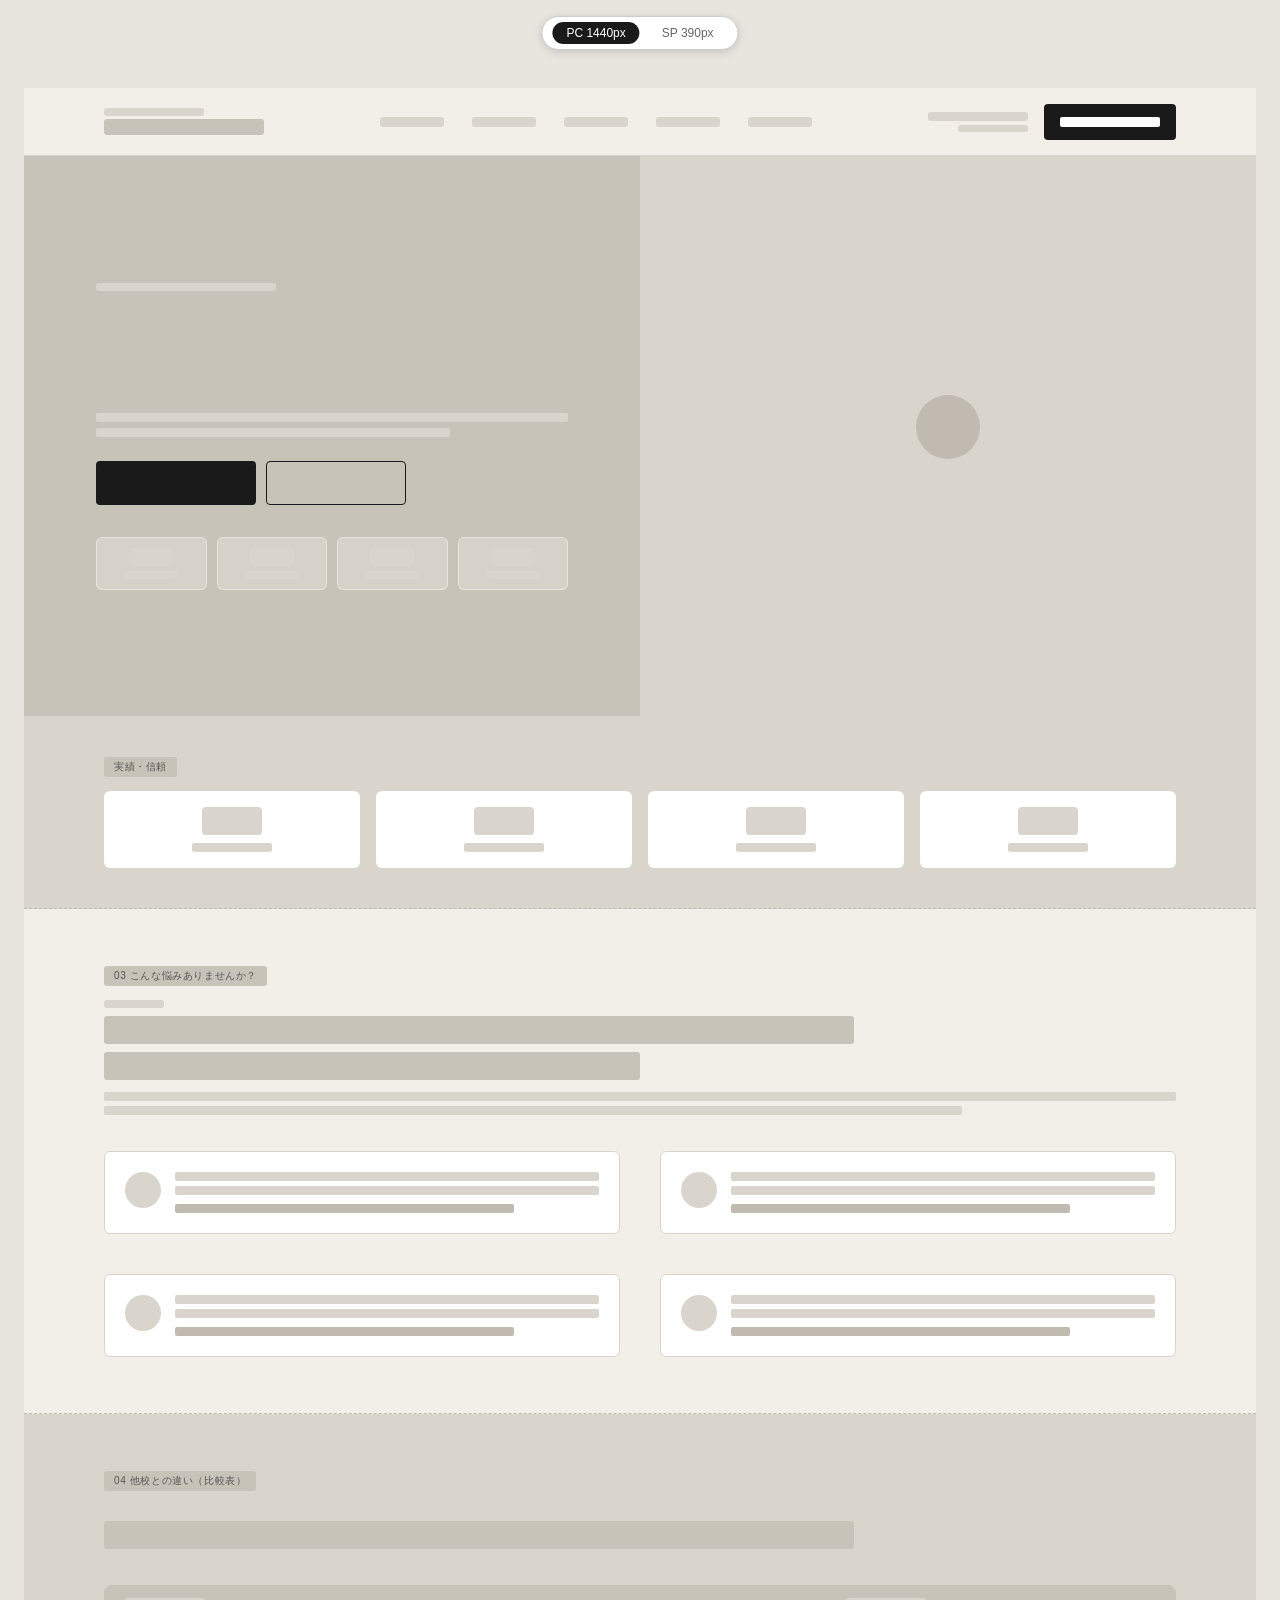
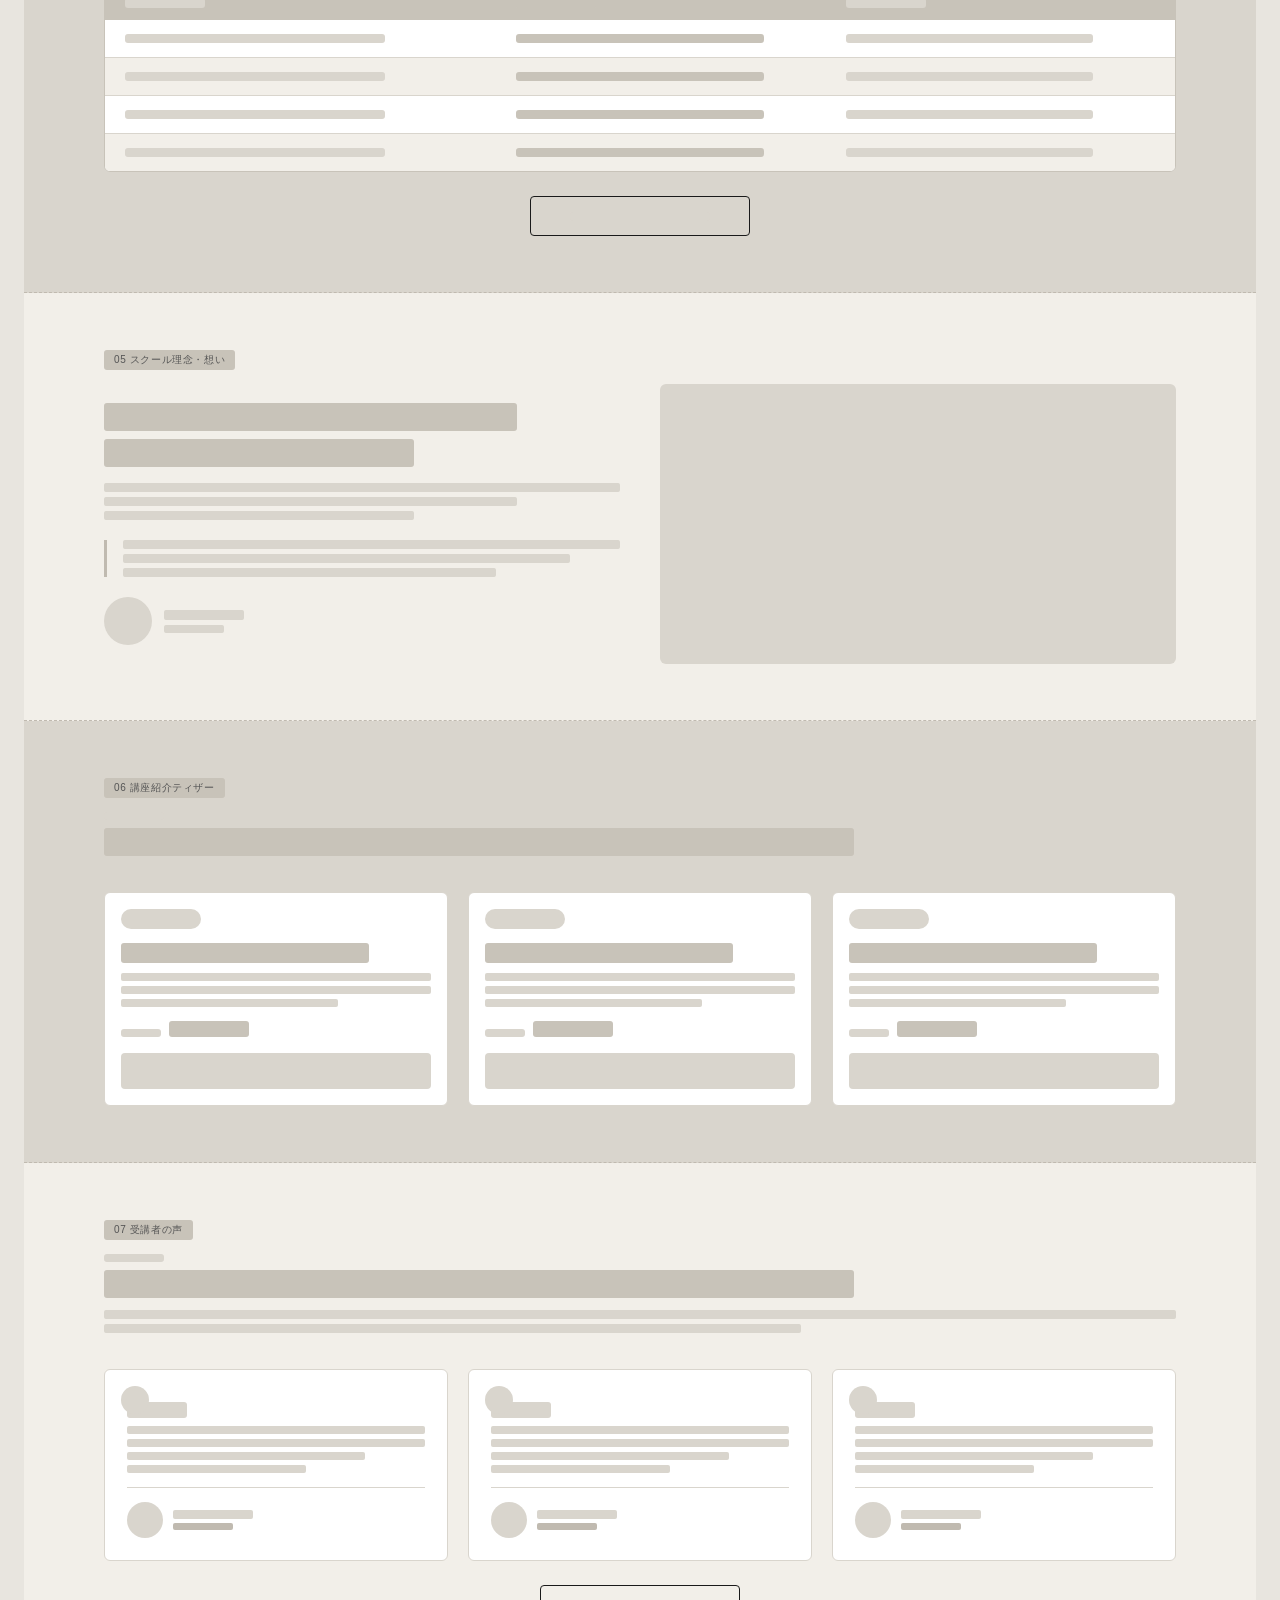
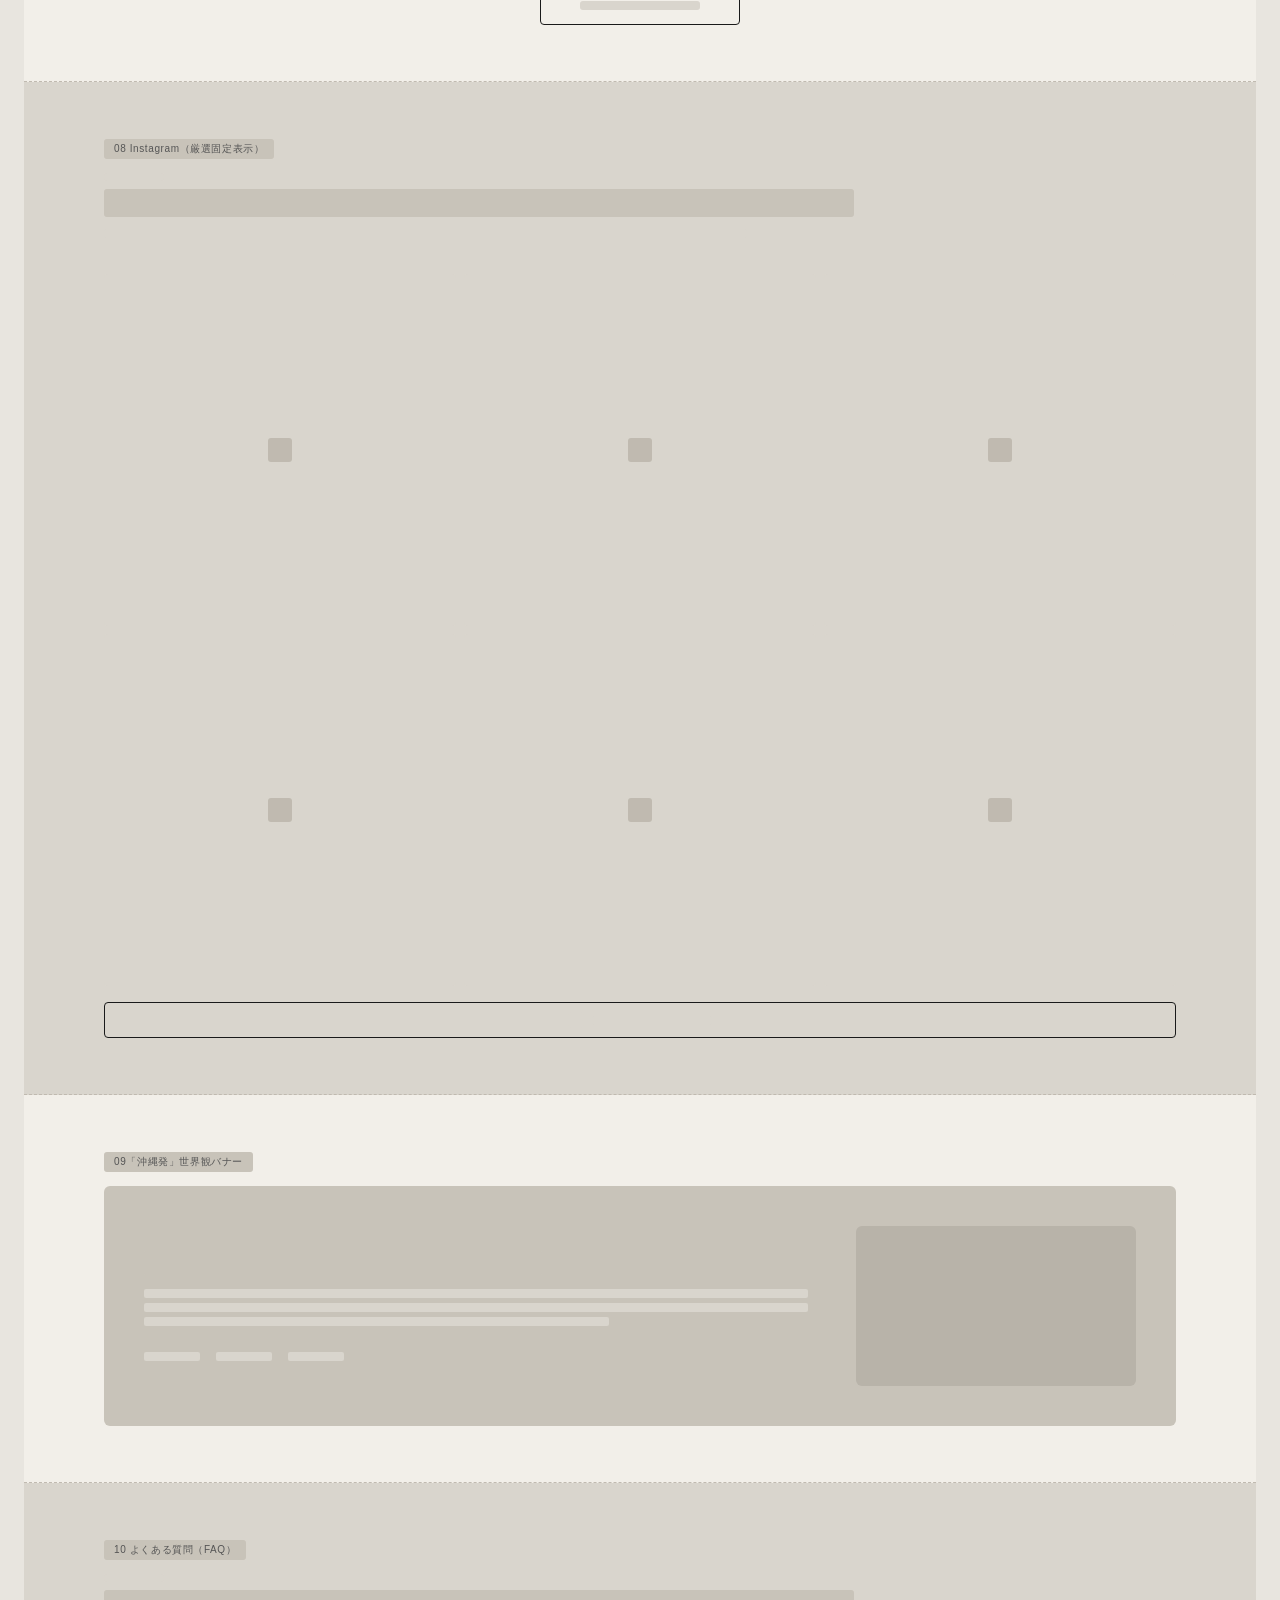
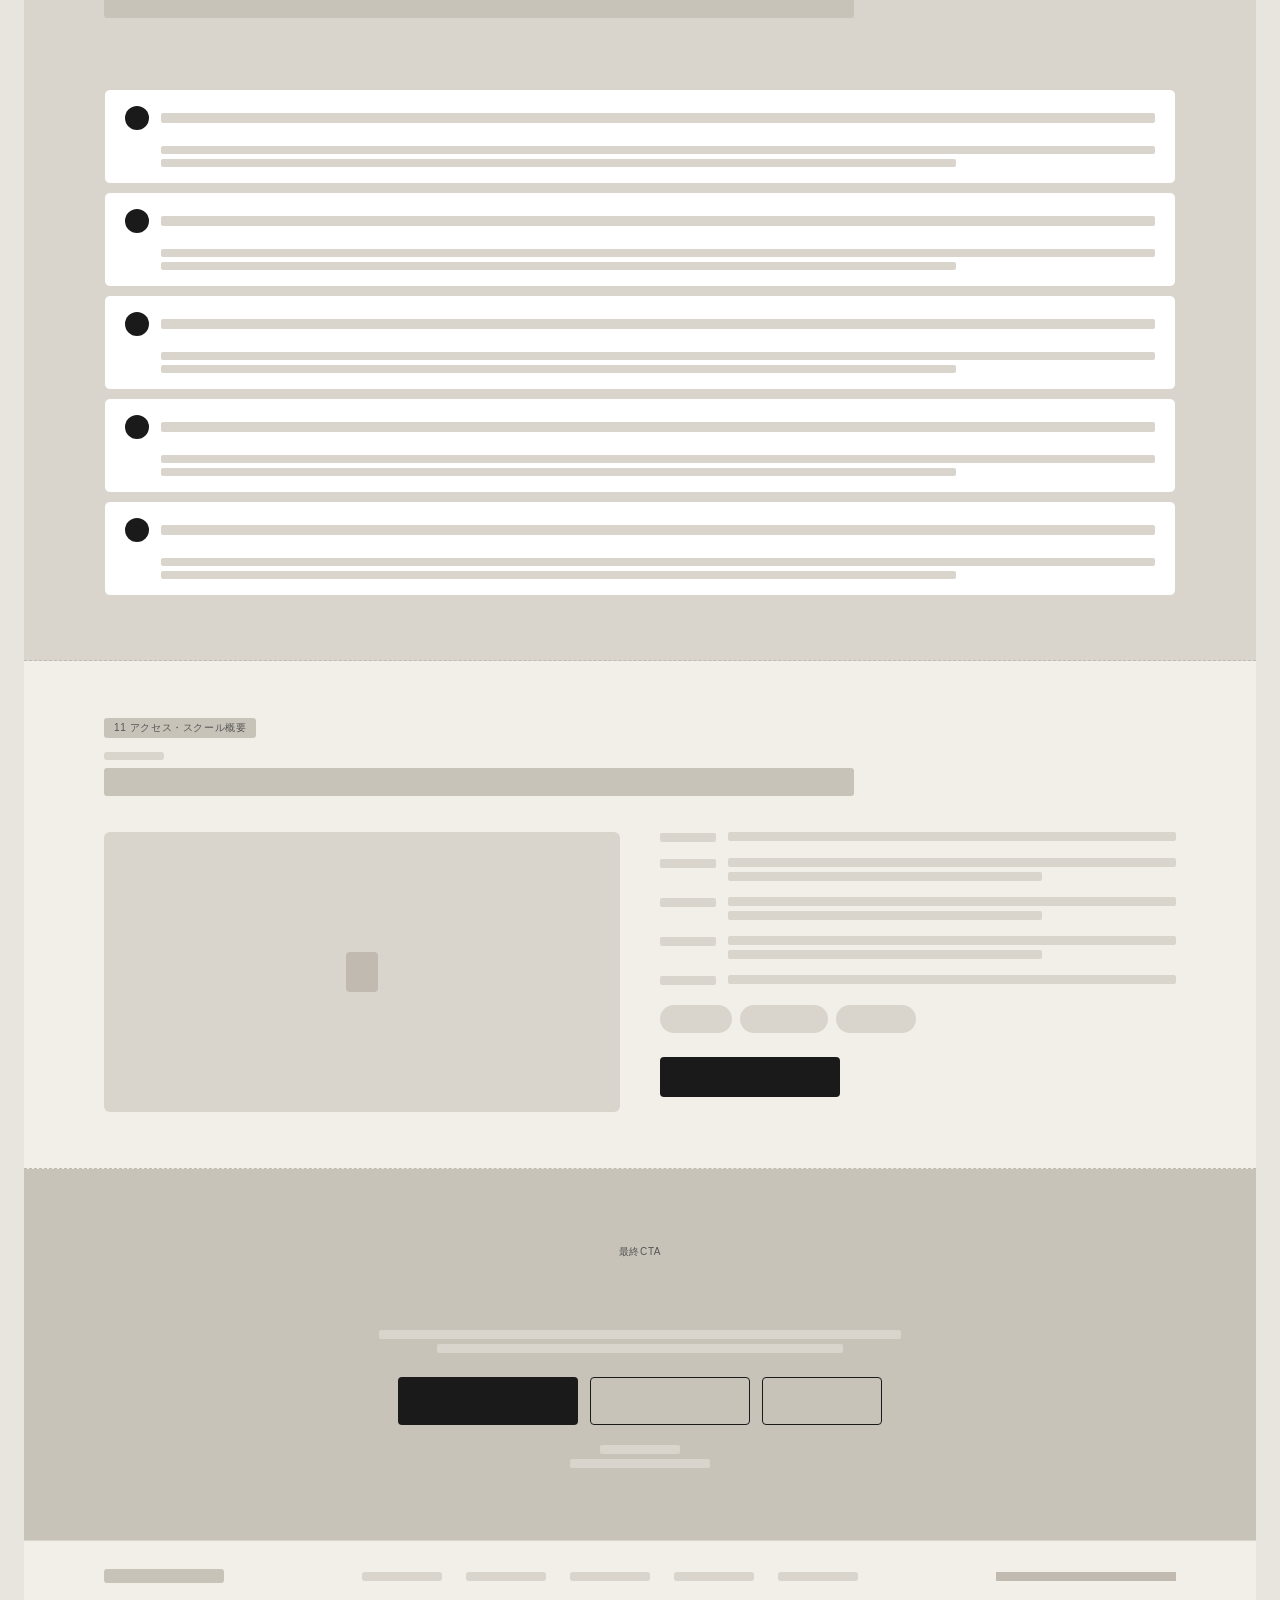
<file: design_sample_３/tomos_wireframe_top.html>
<!DOCTYPE html>
<html lang="ja">
<head>
<meta charset="UTF-8">
<meta name="viewport" content="width=device-width,initial-scale=1">
<title>TOMOS セラピストスクール — ワイヤーフレーム</title>
<style>
/* ── Reset ── */
*,*::before,*::after{box-sizing:border-box;margin:0;padding:0}
body{background:#E8E5DF;font-family:'Helvetica Neue',Arial,sans-serif;padding:32px 24px 64px;color:#1a1a1a}

/* ── Toggle UI ── */
.vp-bar{position:fixed;top:16px;left:50%;transform:translateX(-50%);z-index:9999;display:flex;gap:8px;background:#fff;border:1px solid #ccc;border-radius:24px;padding:5px 10px;box-shadow:0 2px 8px rgba(0,0,0,.15)}
.vp-btn{font-size:12px;padding:4px 14px;border-radius:16px;border:none;cursor:pointer;background:transparent;color:#666}
.vp-btn.on{background:#1a1a1a;color:#fff}

/* ── Canvas ── */
.canvas-wrap{display:flex;justify-content:center;padding-top:56px}
.canvas{background:#F2EFE9;width:1440px;min-height:100vh;transition:width .35s ease;position:relative;overflow:hidden}
.canvas.sp{width:390px}

/* ── Wf base ── */
.wf-label{font-size:10px;color:#999;letter-spacing:.06em;margin-bottom:6px;text-transform:uppercase}
.ph{background:#D9D5CD;border-radius:3px}   /* placeholder block */
.ph-dark{background:#C8C3B9;border-radius:3px}
.ph-white{background:#fff;border-radius:3px;border:1px solid #D9D5CD}
.ph-txt{background:#D9D5CD;border-radius:2px;height:10px}
.ph-txt.short{width:55%}
.ph-txt.med{width:75%}
.ph-txt.long{width:100%}

/* ── Section wrapper ── */
.sec{padding:56px 80px;border-bottom:1px dashed #C0BAB0}
.sec.narrow{padding:40px 80px}
.sec-tag{display:inline-block;font-size:10px;background:#C8C3B9;color:#555;padding:3px 10px;border-radius:3px;margin-bottom:14px;letter-spacing:.06em}

/* ── Header ── */
.hdr{display:flex;align-items:center;justify-content:space-between;padding:0 80px;height:68px;background:#F2EFE9;border-bottom:1px solid #D9D5CD;position:sticky;top:0;z-index:100}
.hdr-logo{display:flex;flex-direction:column;gap:3px}
.hdr-logo-badge{width:100px;height:8px}.hdr-logo-name{width:160px;height:16px}
.hdr-nav{display:flex;gap:28px}
.hdr-nav-item{width:64px;height:10px}
.hdr-right{display:flex;align-items:center;gap:16px}
.hdr-tel{display:flex;flex-direction:column;gap:4px;align-items:flex-end}
.hdr-tel span{width:100px;height:9px}.hdr-tel small{width:70px;height:7px}
.btn-solid{height:36px;border-radius:4px;background:#1a1a1a;display:flex;align-items:center;justify-content:center;padding:0 16px;gap:0}
.btn-solid span{width:100px;height:10px;background:#fff;border-radius:2px}

/* ── Hero ── */
.hero{display:grid;grid-template-columns:1fr 1fr;height:560px}
.hero-left{background:#C8C3B9;display:flex;flex-direction:column;justify-content:center;padding:64px 72px;gap:20px}
.hero-eyebrow{width:180px;height:8px}
.hero-h1{display:flex;flex-direction:column;gap:10px}
.hero-h1 span{height:36px;border-radius:3px}
.hero-h1 span:nth-child(1){width:100%}.hero-h1 span:nth-child(2){width:80%}
.hero-sub{display:flex;flex-direction:column;gap:6px}
.hero-sub span{height:9px;border-radius:2px}
.hero-sub span:nth-child(1){width:100%}.hero-sub span:nth-child(2){width:75%}
.hero-btns{display:flex;gap:10px;margin-top:4px}
.hero-btn-a{height:44px;width:160px;background:#1a1a1a;border-radius:4px}
.hero-btn-b{height:44px;width:140px;border:1.5px solid #1a1a1a;border-radius:4px}
.hero-badges{display:grid;grid-template-columns:repeat(4,1fr);gap:10px;margin-top:12px}
.hero-badge{background:rgba(255,255,255,.25);border:1px solid rgba(255,255,255,.4);border-radius:6px;padding:10px;display:flex;flex-direction:column;align-items:center;gap:5px}
.hero-badge strong{width:44px;height:18px}.hero-badge small{width:52px;height:8px}
.hero-right{background:#D9D5CD;display:flex;align-items:center;justify-content:center;flex-direction:column;gap:10px}
.hero-img-icon{width:64px;height:64px;border-radius:50%;background:#C0BAB0}
.hero-img-lbl{width:140px;height:9px}

/* ── Row layouts ── */
.row-3{display:grid;grid-template-columns:repeat(3,1fr);gap:20px}
.row-2{display:grid;grid-template-columns:1fr 1fr;gap:40px;align-items:start}
.row-4{display:grid;grid-template-columns:repeat(4,1fr);gap:16px}

/* ── Sec heading ── */
.sec-head{display:flex;flex-direction:column;gap:8px;margin-bottom:36px}
.sec-eyebrow{width:60px;height:8px}
.sec-h2{display:flex;flex-direction:column;gap:8px}
.sec-h2 span{height:28px;border-radius:3px}
.sec-h2 span:nth-child(1){width:70%}.sec-h2 span:nth-child(2){width:50%}
.sec-sub{display:flex;flex-direction:column;gap:5px;margin-top:4px}
.sec-sub span{height:9px;border-radius:2px}
.sec-sub span:nth-child(1){width:100%}.sec-sub span:nth-child(2){width:80%}

/* ── Worry ── */
.worry-card{background:#fff;border-radius:6px;padding:20px;display:flex;gap:14px;border:1px solid #D9D5CD}
.worry-icon{width:36px;height:36px;min-width:36px;border-radius:50%;background:#D9D5CD}
.worry-text{display:flex;flex-direction:column;gap:5px;flex:1}
.worry-text p{height:9px;border-radius:2px}
.worry-text p.long{width:100%}.worry-text p.short{width:65%}.worry-text p.accent{width:80%;background:#C0BAB0}

/* ── Reason card ── */
.reason-card{background:#fff;border-radius:6px;overflow:hidden;border:1px solid #D9D5CD}
.reason-img{height:140px;background:#D9D5CD;display:flex;align-items:center;justify-content:center}
.reason-img-ph{width:40px;height:40px;border-radius:50%;background:#C0BAB0}
.reason-body{padding:20px;display:flex;flex-direction:column;gap:8px}
.reason-num{width:60px;height:8px}
.reason-ttl span{height:18px;display:block;border-radius:3px}
.reason-ttl span:first-child{width:100%;margin-bottom:4px}.reason-ttl span:last-child{width:60%}
.reason-desc{display:flex;flex-direction:column;gap:5px;margin-top:4px}
.reason-desc span{height:8px;border-radius:2px}
.reason-desc span:nth-child(1){width:100%}.reason-desc span:nth-child(2){width:100%}.reason-desc span:nth-child(3){width:75%}

/* ── Course card ── */
.course-card{background:#fff;border-radius:6px;overflow:hidden;border:1px solid #D9D5CD;display:flex;flex-direction:column}
.course-tag-ph{width:80px;height:20px;border-radius:10px;background:#D9D5CD;margin:16px 16px 0}
.course-body{padding:14px 16px 16px;flex:1;display:flex;flex-direction:column;gap:8px}
.course-ttl span{height:20px;display:block;border-radius:3px;width:80%}
.course-desc{display:flex;flex-direction:column;gap:5px;margin-top:2px}
.course-desc span{height:8px;border-radius:2px}
.course-desc span:nth-child(1){width:100%}.course-desc span:nth-child(2){width:100%}.course-desc span:nth-child(3){width:70%}
.course-price{display:flex;gap:8px;align-items:baseline;margin-top:6px}
.course-price .label{width:40px;height:8px}.course-price .val{width:80px;height:16px;border-radius:3px}
.course-btn{height:36px;background:#D9D5CD;border-radius:4px;margin-top:8px}

/* ── Voice card ── */
.voice-card{background:#fff;border-radius:6px;padding:22px;border:1px solid #D9D5CD;position:relative}
.voice-quote{width:28px;height:28px;background:#D9D5CD;border-radius:50%;position:absolute;top:16px;left:16px}
.voice-tag-ph{width:60px;height:16px;border-radius:3px;background:#D9D5CD;margin-bottom:8px;margin-top:10px}
.voice-text{display:flex;flex-direction:column;gap:5px;margin-bottom:14px}
.voice-text span{height:8px;border-radius:2px}
.voice-text span:nth-child(1){width:100%}.voice-text span:nth-child(2){width:100%}.voice-text span:nth-child(3){width:80%}.voice-text span:nth-child(4){width:60%}
.voice-person{display:flex;align-items:center;gap:10px;padding-top:14px;border-top:1px solid #D9D5CD}
.voice-avatar{width:36px;height:36px;border-radius:50%;background:#D9D5CD;min-width:36px}
.voice-info{display:flex;flex-direction:column;gap:4px}
.voice-info p{width:80px;height:9px;border-radius:2px}.voice-info small{width:60px;height:7px;border-radius:2px;background:#C0BAB0}

/* ── Instagram grid ── */
.ig-grid{display:grid;grid-template-columns:repeat(3,1fr);gap:8px}
.ig-cell{aspect-ratio:1;background:#D9D5CD;border-radius:4px;display:flex;align-items:center;justify-content:center}
.ig-cell-icon{width:24px;height:24px;background:#C0BAB0;border-radius:3px}
.ig-btn{height:36px;border:1.5px solid #1a1a1a;border-radius:4px;display:flex;align-items:center;justify-content:center;margin-top:16px;gap:8px}
.ig-btn span{width:120px;height:9px;border-radius:2px}

/* ── Okinawa banner ── */
.ok-banner{background:#C8C3B9;border-radius:6px;padding:40px;display:flex;gap:48px;align-items:center}
.ok-text{flex:1;display:flex;flex-direction:column;gap:10px}
.ok-text h3{height:24px;width:60%;border-radius:3px}.ok-text p{height:8px;width:100%;border-radius:2px}
.ok-img{width:280px;height:160px;background:#B8B3A9;border-radius:6px;flex-shrink:0}

/* ── FAQ ── */
.faq-item{background:#fff;border-radius:6px;border:1px solid #D9D5CD;overflow:hidden;margin-bottom:8px}
.faq-q{display:flex;align-items:center;gap:12px;padding:16px 20px}
.faq-q-icon{width:24px;height:24px;border-radius:50%;background:#1a1a1a;flex-shrink:0}
.faq-q-text{flex:1;height:10px;border-radius:2px}
.faq-a{padding:0 20px 16px 56px;display:flex;flex-direction:column;gap:5px}
.faq-a span{height:8px;border-radius:2px}
.faq-a span:nth-child(1){width:100%}.faq-a span:nth-child(2){width:80%}

/* ── Access ── */
.access-map{height:280px;background:#D9D5CD;border-radius:6px;display:flex;align-items:center;justify-content:center}
.access-map-icon{width:32px;height:40px;background:#C0BAB0;border-radius:4px}
.access-info{display:flex;flex-direction:column;gap:16px}
.access-row{display:flex;gap:12px}
.access-label{width:56px;height:9px;flex-shrink:0;border-radius:2px;margin-top:1px}
.access-val{display:flex;flex-direction:column;gap:5px;flex:1}
.access-val span{height:9px;border-radius:2px}
.access-val span:nth-child(1){width:100%}.access-val span:nth-child(2){width:70%}

/* ── Final CTA ── */
.final-cta{background:#C8C3B9;padding:72px 80px;text-align:center}
.final-cta-inner{max-width:580px;margin:0 auto;display:flex;flex-direction:column;align-items:center;gap:16px}
.final-h2{display:flex;flex-direction:column;gap:8px;width:100%;align-items:center}
.final-h2 span{height:32px;border-radius:3px}
.final-h2 span:first-child{width:60%}
.final-sub{display:flex;flex-direction:column;gap:5px;width:100%;align-items:center}
.final-sub span{height:9px;border-radius:2px}
.final-sub span:nth-child(1){width:90%}.final-sub span:nth-child(2){width:70%}
.final-btns{display:flex;gap:12px;margin-top:8px}
.final-btn-a{height:48px;width:180px;background:#1a1a1a;border-radius:4px}
.final-btn-b{height:48px;width:160px;border:1.5px solid #1a1a1a;border-radius:4px}
.final-btn-c{height:48px;width:120px;border:1.5px solid #1a1a1a;border-radius:4px}
.final-tel{display:flex;flex-direction:column;gap:5px;align-items:center;margin-top:4px}
.final-tel span{height:9px;border-radius:2px}
.final-tel span:first-child{width:80px}.final-tel span:last-child{width:140px}

/* ── Footer ── */
.ftr{display:flex;align-items:center;justify-content:space-between;padding:28px 80px;background:#F2EFE9;border-top:1px solid #D9D5CD}
.ftr-logo{width:120px;height:14px}
.ftr-links{display:flex;gap:24px}
.ftr-links span{width:80px;height:9px}
.ftr-copy{width:180px;height:9px;background:#C0BAB0}

/* ── SP Fixed CTA ── */
.sp-cta-bar{background:#F2EFE9;border-top:1.5px solid #C8C3B9;padding:10px 16px;display:none}
.sp-cta-row{display:flex;gap:8px;margin-bottom:6px}
.sp-cta-line{flex:1;height:40px;background:#1a1a1a;border-radius:4px}
.sp-cta-reserve{flex:1;height:40px;background:#D9D5CD;border-radius:4px}
.sp-cta-tel{text-align:center;height:9px;background:#C0BAB0;width:140px;margin:0 auto;border-radius:2px}

/* ── SP overrides ── */
.canvas.sp .hdr{padding:0 16px;height:52px}
.canvas.sp .hdr-nav,.canvas.sp .hdr-tel,.canvas.sp .btn-solid{display:none}
.canvas.sp .hdr-menu{width:28px;height:20px;background:#D9D5CD;border-radius:2px}
.canvas.sp .hero{grid-template-columns:1fr;height:auto}
.canvas.sp .hero-right{display:none}
.canvas.sp .hero-left{padding:40px 20px 36px}
.canvas.sp .hero-h1 span{height:28px}
.canvas.sp .hero-badges{grid-template-columns:repeat(2,1fr)}
.canvas.sp .hero-btn-a,.canvas.sp .hero-btn-b{flex:1}
.canvas.sp .sec{padding:44px 20px}
.canvas.sp .sec.narrow{padding:32px 20px}
.canvas.sp .row-3{grid-template-columns:1fr}
.canvas.sp .row-2{grid-template-columns:1fr;gap:20px}
.canvas.sp .row-4{grid-template-columns:repeat(2,1fr);gap:12px}
.canvas.sp .ig-grid{grid-template-columns:repeat(3,1fr)}
.canvas.sp .ok-banner{flex-direction:column;padding:28px 20px;gap:20px}
.canvas.sp .ok-img{width:100%;height:140px}
.canvas.sp .final-cta{padding:48px 20px}
.canvas.sp .final-btns{flex-direction:column;width:100%}
.canvas.sp .final-btn-a,.canvas.sp .final-btn-b,.canvas.sp .final-btn-c{width:100%;height:44px}
.canvas.sp .ftr{flex-direction:column;gap:14px;padding:24px 20px;text-align:center}
.canvas.sp .ftr-links{flex-wrap:wrap;justify-content:center;gap:12px}
.canvas.sp .sp-cta-bar{display:block}
</style>
</head>
<body>

<div class="vp-bar">
  <button class="vp-btn on" onclick="setVP('pc')">PC 1440px</button>
  <button class="vp-btn" onclick="setVP('sp')">SP 390px</button>
</div>

<div class="canvas-wrap">
<div class="canvas" id="canvas">

  <!-- ── Header ── -->
  <header class="hdr">
    <div class="hdr-logo">
      <div class="ph hdr-logo-badge"></div>
      <div class="ph-dark hdr-logo-name"></div>
    </div>
    <nav class="hdr-nav">
      <div class="ph hdr-nav-item"></div>
      <div class="ph hdr-nav-item"></div>
      <div class="ph hdr-nav-item"></div>
      <div class="ph hdr-nav-item"></div>
      <div class="ph hdr-nav-item"></div>
    </nav>
    <div class="hdr-right">
      <div class="hdr-tel">
        <span class="ph"></span>
        <small class="ph"></small>
      </div>
      <div class="btn-solid"><span></span></div>
    </div>
    <div class="hdr-menu" style="display:none"></div>
  </header>

  <!-- ── 01 Hero ── -->
  <section class="hero">
    <div class="hero-left">
      <div class="ph hero-eyebrow"></div>
      <div class="hero-h1">
        <span class="ph-dark"></span>
        <span class="ph-dark"></span>
      </div>
      <div class="hero-sub">
        <span class="ph"></span>
        <span class="ph"></span>
      </div>
      <div class="hero-btns">
        <div class="hero-btn-a"></div>
        <div class="hero-btn-b"></div>
      </div>
      <div class="hero-badges">
        <div class="hero-badge"><strong class="ph"></strong><small class="ph"></small></div>
        <div class="hero-badge"><strong class="ph"></strong><small class="ph"></small></div>
        <div class="hero-badge"><strong class="ph"></strong><small class="ph"></small></div>
        <div class="hero-badge"><strong class="ph"></strong><small class="ph"></small></div>
      </div>
    </div>
    <div class="hero-right">
      <div class="hero-img-icon"></div>
      <div class="ph hero-img-lbl"></div>
    </div>
  </section>

  <!-- ── 02 実績・信頼 ── -->
  <section class="sec narrow" style="background:#D9D5CD">
    <div class="sec-tag">実績・信頼</div>
    <div class="row-4">
      <div style="display:flex;flex-direction:column;align-items:center;gap:8px;padding:16px;background:#fff;border-radius:6px">
        <div class="ph" style="width:60px;height:28px;border-radius:4px"></div>
        <div class="ph" style="width:80px;height:9px;border-radius:2px"></div>
      </div>
      <div style="display:flex;flex-direction:column;align-items:center;gap:8px;padding:16px;background:#fff;border-radius:6px">
        <div class="ph" style="width:60px;height:28px;border-radius:4px"></div>
        <div class="ph" style="width:80px;height:9px;border-radius:2px"></div>
      </div>
      <div style="display:flex;flex-direction:column;align-items:center;gap:8px;padding:16px;background:#fff;border-radius:6px">
        <div class="ph" style="width:60px;height:28px;border-radius:4px"></div>
        <div class="ph" style="width:80px;height:9px;border-radius:2px"></div>
      </div>
      <div style="display:flex;flex-direction:column;align-items:center;gap:8px;padding:16px;background:#fff;border-radius:6px">
        <div class="ph" style="width:60px;height:28px;border-radius:4px"></div>
        <div class="ph" style="width:80px;height:9px;border-radius:2px"></div>
      </div>
    </div>
  </section>

  <!-- ── 03 悩みへの共感 ── -->
  <section class="sec">
    <div class="sec-tag">03 こんな悩みありませんか？</div>
    <div class="sec-head">
      <div class="ph sec-eyebrow"></div>
      <div class="sec-h2"><span class="ph-dark"></span><span class="ph-dark"></span></div>
      <div class="sec-sub"><span class="ph"></span><span class="ph"></span></div>
    </div>
    <div class="row-2">
      <div class="worry-card">
        <div class="worry-icon"></div>
        <div class="worry-text">
          <p class="ph long"></p><p class="ph med"></p>
          <p class="ph accent short" style="margin-top:4px"></p>
        </div>
      </div>
      <div class="worry-card">
        <div class="worry-icon"></div>
        <div class="worry-text">
          <p class="ph long"></p><p class="ph med"></p>
          <p class="ph accent short" style="margin-top:4px"></p>
        </div>
      </div>
      <div class="worry-card">
        <div class="worry-icon"></div>
        <div class="worry-text">
          <p class="ph long"></p><p class="ph med"></p>
          <p class="ph accent short" style="margin-top:4px"></p>
        </div>
      </div>
      <div class="worry-card">
        <div class="worry-icon"></div>
        <div class="worry-text">
          <p class="ph long"></p><p class="ph med"></p>
          <p class="ph accent short" style="margin-top:4px"></p>
        </div>
      </div>
    </div>
  </section>

  <!-- ── 04 他校との違い ── -->
  <section class="sec" style="background:#D9D5CD">
    <div class="sec-tag">04 他校との違い（比較表）</div>
    <div class="sec-head">
      <div class="ph sec-eyebrow"></div>
      <div class="sec-h2"><span class="ph-dark"></span></div>
    </div>
    <!-- 比較表 -->
    <div style="background:#fff;border-radius:6px;border:1px solid #C8C3B9;overflow:hidden">
      <!-- ヘッダー行 -->
      <div style="display:grid;grid-template-columns:1.2fr 1fr 1fr;background:#C8C3B9;padding:12px 20px;gap:20px">
        <div class="ph" style="height:10px;width:80px"></div>
        <div class="ph-dark" style="height:10px;width:80px"></div>
        <div class="ph" style="height:10px;width:80px"></div>
      </div>
      <!-- データ行 × 4 -->
      <div style="display:grid;grid-template-columns:1.2fr 1fr 1fr;padding:14px 20px;gap:20px;border-bottom:1px solid #D9D5CD">
        <div class="ph" style="height:9px;width:70%"></div>
        <div class="ph-dark" style="height:9px;width:80%"></div>
        <div class="ph" style="height:9px;width:80%"></div>
      </div>
      <div style="display:grid;grid-template-columns:1.2fr 1fr 1fr;padding:14px 20px;gap:20px;border-bottom:1px solid #D9D5CD;background:#F2EFE9">
        <div class="ph" style="height:9px;width:70%"></div>
        <div class="ph-dark" style="height:9px;width:80%"></div>
        <div class="ph" style="height:9px;width:80%"></div>
      </div>
      <div style="display:grid;grid-template-columns:1.2fr 1fr 1fr;padding:14px 20px;gap:20px;border-bottom:1px solid #D9D5CD">
        <div class="ph" style="height:9px;width:70%"></div>
        <div class="ph-dark" style="height:9px;width:80%"></div>
        <div class="ph" style="height:9px;width:80%"></div>
      </div>
      <div style="display:grid;grid-template-columns:1.2fr 1fr 1fr;padding:14px 20px;gap:20px;background:#F2EFE9">
        <div class="ph" style="height:9px;width:70%"></div>
        <div class="ph-dark" style="height:9px;width:80%"></div>
        <div class="ph" style="height:9px;width:80%"></div>
      </div>
    </div>
    <!-- セクション内CTA -->
    <div style="display:flex;justify-content:center;margin-top:24px">
      <div style="height:40px;width:220px;border:1.5px solid #1a1a1a;border-radius:4px;display:flex;align-items:center;justify-content:center">
        <div class="ph" style="width:140px;height:9px"></div>
      </div>
    </div>
  </section>

  <!-- ── 05 理念・想い ── -->
  <section class="sec">
    <div class="sec-tag">05 スクール理念・想い</div>
    <div class="row-2" style="align-items:center">
      <div style="display:flex;flex-direction:column;gap:12px">
        <div class="sec-h2"><span class="ph-dark" style="width:80%"></span><span class="ph-dark" style="width:60%"></span></div>
        <div class="sec-sub">
          <span class="ph"></span><span class="ph"></span><span class="ph" style="width:60%"></span>
        </div>
        <div style="border-left:3px solid #C0BAB0;padding-left:16px;margin-top:8px;display:flex;flex-direction:column;gap:5px">
          <span class="ph" style="height:9px;border-radius:2px;width:100%"></span>
          <span class="ph" style="height:9px;border-radius:2px;width:90%"></span>
          <span class="ph" style="height:9px;border-radius:2px;width:75%"></span>
        </div>
        <div style="display:flex;align-items:center;gap:12px;margin-top:8px">
          <div class="ph" style="width:48px;height:48px;border-radius:50%"></div>
          <div style="display:flex;flex-direction:column;gap:5px">
            <div class="ph" style="width:80px;height:10px;border-radius:2px"></div>
            <div class="ph" style="width:60px;height:8px;border-radius:2px"></div>
          </div>
        </div>
      </div>
      <div class="ph" style="height:280px;border-radius:6px"></div>
    </div>
  </section>

  <!-- ── 06 講座紹介ティザー ── -->
  <section class="sec" style="background:#D9D5CD">
    <div class="sec-tag">06 講座紹介ティザー</div>
    <div class="sec-head">
      <div class="ph sec-eyebrow"></div>
      <div class="sec-h2"><span class="ph-dark"></span></div>
    </div>
    <div class="row-3">
      <div class="course-card">
        <div class="course-tag-ph"></div>
        <div class="course-body">
          <div class="course-ttl"><span class="ph-dark"></span></div>
          <div class="course-desc"><span class="ph"></span><span class="ph"></span><span class="ph"></span></div>
          <div class="course-price"><div class="label ph"></div><div class="val ph-dark"></div></div>
          <div class="course-btn"></div>
        </div>
      </div>
      <div class="course-card">
        <div class="course-tag-ph"></div>
        <div class="course-body">
          <div class="course-ttl"><span class="ph-dark"></span></div>
          <div class="course-desc"><span class="ph"></span><span class="ph"></span><span class="ph"></span></div>
          <div class="course-price"><div class="label ph"></div><div class="val ph-dark"></div></div>
          <div class="course-btn"></div>
        </div>
      </div>
      <div class="course-card">
        <div class="course-tag-ph"></div>
        <div class="course-body">
          <div class="course-ttl"><span class="ph-dark"></span></div>
          <div class="course-desc"><span class="ph"></span><span class="ph"></span><span class="ph"></span></div>
          <div class="course-price"><div class="label ph"></div><div class="val ph-dark"></div></div>
          <div class="course-btn"></div>
        </div>
      </div>
    </div>
  </section>

  <!-- ── 07 受講者の声 ── -->
  <section class="sec">
    <div class="sec-tag">07 受講者の声</div>
    <div class="sec-head">
      <div class="ph sec-eyebrow"></div>
      <div class="sec-h2"><span class="ph-dark"></span></div>
      <div class="sec-sub"><span class="ph"></span><span class="ph" style="width:65%"></span></div>
    </div>
    <div class="row-3">
      <div class="voice-card">
        <div class="voice-quote"></div>
        <div class="voice-tag-ph"></div>
        <div class="voice-text">
          <span class="ph"></span><span class="ph"></span><span class="ph"></span><span class="ph"></span>
        </div>
        <div class="voice-person">
          <div class="voice-avatar"></div>
          <div class="voice-info"><p class="ph"></p><small class="ph"></small></div>
        </div>
      </div>
      <div class="voice-card">
        <div class="voice-quote"></div>
        <div class="voice-tag-ph"></div>
        <div class="voice-text">
          <span class="ph"></span><span class="ph"></span><span class="ph"></span><span class="ph"></span>
        </div>
        <div class="voice-person">
          <div class="voice-avatar"></div>
          <div class="voice-info"><p class="ph"></p><small class="ph"></small></div>
        </div>
      </div>
      <div class="voice-card">
        <div class="voice-quote"></div>
        <div class="voice-tag-ph"></div>
        <div class="voice-text">
          <span class="ph"></span><span class="ph"></span><span class="ph"></span><span class="ph"></span>
        </div>
        <div class="voice-person">
          <div class="voice-avatar"></div>
          <div class="voice-info"><p class="ph"></p><small class="ph"></small></div>
        </div>
      </div>
    </div>
    <!-- セクション内CTA -->
    <div style="display:flex;justify-content:center;margin-top:24px">
      <div style="height:40px;width:200px;border:1.5px solid #1a1a1a;border-radius:4px;display:flex;align-items:center;justify-content:center">
        <div class="ph" style="width:120px;height:9px"></div>
      </div>
    </div>
  </section>

  <!-- ── 08 Instagram ── -->
  <section class="sec" style="background:#D9D5CD">
    <div class="sec-tag">08 Instagram（厳選固定表示）</div>
    <div class="sec-head">
      <div class="ph sec-eyebrow"></div>
      <div class="sec-h2"><span class="ph-dark"></span></div>
      <div class="sec-sub"><span class="ph" style="width:60%"></span></div>
    </div>
    <div class="ig-grid">
      <div class="ig-cell"><div class="ig-cell-icon"></div></div>
      <div class="ig-cell"><div class="ig-cell-icon"></div></div>
      <div class="ig-cell"><div class="ig-cell-icon"></div></div>
      <div class="ig-cell"><div class="ig-cell-icon"></div></div>
      <div class="ig-cell"><div class="ig-cell-icon"></div></div>
      <div class="ig-cell"><div class="ig-cell-icon"></div></div>
    </div>
    <div class="ig-btn">
      <div class="ph" style="width:16px;height:16px;border-radius:3px"></div>
      <span class="ph"></span>
    </div>
  </section>

  <!-- ── 09 沖縄発バナー ── -->
  <section class="sec">
    <div class="sec-tag">09「沖縄発」世界観バナー</div>
    <div class="ok-banner">
      <div class="ok-text">
        <h3 class="ph-dark"></h3>
        <div style="display:flex;flex-direction:column;gap:5px;margin-top:4px">
          <p class="ph" style="height:9px"></p>
          <p class="ph" style="height:9px"></p>
          <p class="ph" style="height:9px;width:70%"></p>
        </div>
        <div style="display:flex;gap:16px;margin-top:16px">
          <div class="ph" style="width:56px;height:9px;border-radius:2px"></div>
          <div class="ph" style="width:56px;height:9px;border-radius:2px"></div>
          <div class="ph" style="width:56px;height:9px;border-radius:2px"></div>
        </div>
      </div>
      <div class="ok-img"></div>
    </div>
  </section>

  <!-- ── 10 FAQ ── -->
  <section class="sec" style="background:#D9D5CD">
    <div class="sec-tag">10 よくある質問（FAQ）</div>
    <div class="sec-head">
      <div class="ph sec-eyebrow"></div>
      <div class="sec-h2"><span class="ph-dark"></span></div>
      <div class="sec-sub"><span class="ph"></span><span class="ph" style="width:55%"></span></div>
    </div>
    <div>
      <div class="faq-item">
        <div class="faq-q"><div class="faq-q-icon"></div><div class="ph faq-q-text"></div></div>
        <div class="faq-a"><span class="ph"></span><span class="ph"></span></div>
      </div>
      <div class="faq-item">
        <div class="faq-q"><div class="faq-q-icon"></div><div class="ph faq-q-text"></div></div>
        <div class="faq-a"><span class="ph"></span><span class="ph"></span></div>
      </div>
      <div class="faq-item">
        <div class="faq-q"><div class="faq-q-icon"></div><div class="ph faq-q-text"></div></div>
        <div class="faq-a"><span class="ph"></span><span class="ph"></span></div>
      </div>
      <div class="faq-item">
        <div class="faq-q"><div class="faq-q-icon"></div><div class="ph faq-q-text"></div></div>
        <div class="faq-a"><span class="ph"></span><span class="ph"></span></div>
      </div>
      <div class="faq-item">
        <div class="faq-q"><div class="faq-q-icon"></div><div class="ph faq-q-text"></div></div>
        <div class="faq-a"><span class="ph"></span><span class="ph"></span></div>
      </div>
    </div>
  </section>

  <!-- ── 11 アクセス ── -->
  <section class="sec">
    <div class="sec-tag">11 アクセス・スクール概要</div>
    <div class="sec-head">
      <div class="ph sec-eyebrow"></div>
      <div class="sec-h2"><span class="ph-dark"></span></div>
    </div>
    <div class="row-2">
      <div class="access-map"><div class="access-map-icon"></div></div>
      <div class="access-info">
        <div class="access-row">
          <div class="ph access-label"></div>
          <div class="access-val"><span class="ph"></span></div>
        </div>
        <div class="access-row">
          <div class="ph access-label"></div>
          <div class="access-val"><span class="ph"></span><span class="ph"></span></div>
        </div>
        <div class="access-row">
          <div class="ph access-label"></div>
          <div class="access-val"><span class="ph"></span><span class="ph"></span></div>
        </div>
        <div class="access-row">
          <div class="ph access-label"></div>
          <div class="access-val"><span class="ph"></span><span class="ph"></span></div>
        </div>
        <div class="access-row">
          <div class="ph access-label"></div>
          <div class="access-val"><span class="ph"></span></div>
        </div>
        <!-- 受講形式タグ -->
        <div style="display:flex;gap:8px;flex-wrap:wrap;margin-top:4px">
          <div class="ph" style="width:72px;height:28px;border-radius:14px"></div>
          <div class="ph" style="width:88px;height:28px;border-radius:14px"></div>
          <div class="ph" style="width:80px;height:28px;border-radius:14px"></div>
        </div>
        <div style="height:40px;width:180px;background:#1a1a1a;border-radius:4px;margin-top:8px"></div>
      </div>
    </div>
  </section>

  <!-- ── 最終CTA ── -->
  <div class="final-cta">
    <div class="sec-tag" style="margin-bottom:20px">最終CTA</div>
    <div class="final-cta-inner">
      <div class="final-h2">
        <span class="ph-dark"></span>
      </div>
      <div class="final-sub">
        <span class="ph"></span><span class="ph"></span>
      </div>
      <div class="final-btns">
        <div class="final-btn-a"></div>
        <div class="final-btn-b"></div>
        <div class="final-btn-c"></div>
      </div>
      <div class="final-tel">
        <span class="ph"></span><span class="ph"></span>
      </div>
    </div>
  </div>

  <!-- ── Footer ── -->
  <footer class="ftr">
    <div class="ph-dark ftr-logo"></div>
    <div class="ftr-links">
      <span class="ph"></span><span class="ph"></span><span class="ph"></span><span class="ph"></span><span class="ph"></span>
    </div>
    <div class="ftr-copy"></div>
  </footer>

  <!-- SP Fixed CTA -->
  <div class="sp-cta-bar">
    <div class="sp-cta-row">
      <div class="sp-cta-line"></div>
      <div class="sp-cta-reserve"></div>
    </div>
    <div class="sp-cta-tel"></div>
  </div>

</div><!-- /canvas -->
</div><!-- /canvas-wrap -->

<script>
function setVP(mode){
  const c=document.getElementById('canvas');
  const btns=document.querySelectorAll('.vp-btn');
  btns.forEach(b=>b.classList.remove('on'));
  if(mode==='sp'){
    c.classList.add('sp');
    btns[1].classList.add('on');
    document.querySelector('.hdr-menu').style.display='block';
  } else {
    c.classList.remove('sp');
    btns[0].classList.add('on');
    document.querySelector('.hdr-menu').style.display='none';
  }
}
</script>
</body>
</html>
</file>
<file: design_sample_2/style.css>
/* ===== TOMOS Therapist School ===== */
:root {
  --cream: #FAF7EF;
  --cream-2: #F4ECDD;
  --sand: #EADFCB;
  --terra: #B55A30;
  --terra-deep: #9E4D29;
  --terra-soft: #C8804F;
  --ink: #3C352E;
  --ink-soft: #6E655B;
  --taupe: #9E9081;
  --line: rgba(60,53,46,.14);
  --radius: 22px;
  --radius-lg: 32px;
  --maxw: 1180px;
  --pad-x: clamp(22px,5vw,64px);
  --fs-en-title: clamp(32px,4.4vw,54px);
  --fs-section-gap: clamp(64px,9vw,130px);
}

* { box-sizing: border-box; }
html { scroll-behavior: smooth; }
body {
  margin: 0;
  font-family: "Zen Kaku Gothic New", system-ui, sans-serif;
  color: var(--ink);
  background: var(--cream);
  font-size: 16px;
  line-height: 1.9;
  -webkit-font-smoothing: antialiased;
  letter-spacing: .02em;
}
img { display: block; max-width: 100%; }
a { color: inherit; text-decoration: none; }
h1,h2,h3,h4,p { margin: 0; }

.en { font-family: "Jost", sans-serif; }
.script { font-family: "Parisienne", cursive; font-weight: 400; }

.wrap { max-width: var(--maxw); margin: 0 auto; padding-inline: var(--pad-x); }

/* ---------- reveal ---------- */
.reveal { opacity: 0; transform: translateY(34px); transition: opacity 1.1s cubic-bezier(.2,.7,.2,1), transform 1.1s cubic-bezier(.2,.7,.2,1); }
.reveal.in { opacity: 1; transform: none; }
@media (prefers-reduced-motion: reduce) { .reveal { opacity: 1; transform: none; transition: none; } }

/* ---------- squiggle ---------- */
.squiggle { display: block; color: var(--terra-soft); }
.squiggle path { fill: none; stroke: currentColor; stroke-width: 2.4; stroke-linecap: round; }

/* ================= HEADER ================= */
.header {
  position: fixed; top: 0; left: 0; right: 0; z-index: 50;
  display: flex; align-items: center; justify-content: space-between;
  padding: 18px var(--pad-x);
  transition: background .4s ease, box-shadow .4s ease, padding .4s ease;
}
.header.solid {
  background: rgba(250,247,239,.92);
  backdrop-filter: blur(10px);
  box-shadow: 0 1px 0 var(--line);
  padding-block: 12px;
}
.brand { display: flex; align-items: center; gap: 14px; }
.brand img { width: 46px; height: 46px; border-radius: 12px; object-fit: cover; }
.brand .bname { font-family: "Jost", sans-serif; letter-spacing: .34em; font-size: 18px; font-weight: 500; color: var(--ink); }
.header:not(.solid) .brand .bname { color: #fff; text-shadow: 0 1px 8px rgba(0,0,0,.35); }
.header:not(.solid) .brand img { box-shadow: 0 6px 20px rgba(0,0,0,.25); }

.nav { display: flex; align-items: center; gap: 34px; }
.nav a { font-family: "Jost", sans-serif; font-size: 13px; letter-spacing: .16em; color: var(--ink); position: relative; padding-bottom: 3px; }
.nav a .jp { display: block; font-family: "Zen Kaku Gothic New"; font-size: 10px; letter-spacing: .12em; color: var(--ink-soft); margin-top: 2px; text-align: center; }
.header:not(.solid) .nav a { color: #fff; text-shadow: 0 1px 8px rgba(0,0,0,.4); }
.header:not(.solid) .nav a .jp { color: rgba(255,255,255,.85); }
.nav a::after { content: ""; position: absolute; left: 0; bottom: 0; width: 0; height: 1.5px; background: var(--terra); transition: width .3s; }
.nav a:hover::after { width: 100%; }
.nav .nav-cta { padding: 11px 22px; border-radius: 999px; background: var(--terra); color: #fff !important; text-shadow: none !important; letter-spacing: .1em; }
.nav .nav-cta::after { display: none; }
.nav .nav-cta:hover { background: var(--terra-deep); }

.menu-btn { display: none; flex-direction: column; gap: 5px; background: none; border: 0; cursor: pointer; padding: 8px; z-index: 60; }
.menu-btn span { width: 26px; height: 2px; background: var(--ink); display: block; }
.header:not(.solid) .menu-btn span { background: #fff; }

/* ================= HERO ================= */
.hero { position: relative; height: 100vh; min-height: 620px; width: 100%; overflow: hidden; }
.hero img { position: absolute; inset: 0; width: 100%; height: 100%; object-fit: cover; }
.hero::after {
  content: ""; position: absolute; inset: 0;
  background: linear-gradient(180deg, rgba(40,30,22,.28), rgba(40,30,22,.06) 40%, rgba(40,30,22,.22));
  z-index: 1; pointer-events: none;
}
.hero-copy {
  position: absolute; z-index: 2; inset: 0;
  display: flex; flex-direction: column; align-items: center; justify-content: center;
  text-align: center; color: #fff; padding: 0 24px;
}
.hero-copy .script { font-size: clamp(42px,7vw,92px); line-height: 1.05; text-shadow: 0 2px 24px rgba(0,0,0,.3); }
.hero-copy .script span { display: block; }
.hero-copy .h-sub {
  margin-top: 26px; font-family: "Jost", sans-serif; letter-spacing: .34em;
  font-size: clamp(12px,1.4vw,16px); text-transform: uppercase; text-shadow: 0 1px 12px rgba(0,0,0,.4);
}
.scroll-cue {
  position: absolute; bottom: 30px; left: 50%; transform: translateX(-50%);
  z-index: 2; color: #fff; font-family: "Jost"; font-size: 10px; letter-spacing: .3em;
  display: flex; flex-direction: column; align-items: center; gap: 10px; opacity: .9;
}
.scroll-cue i {
  width: 1px; height: 54px; background: rgba(255,255,255,.7); display: block;
  animation: cue 2.2s ease-in-out infinite; transform-origin: top;
}
@keyframes cue { 0%,100% { transform: scaleY(.3); opacity: .4; } 50% { transform: scaleY(1); opacity: 1; } }

/* ================= SECTION TITLES ================= */
.sec { padding-block: var(--fs-section-gap); }
.sec-head { display: flex; flex-direction: column; align-items: center; text-align: center; gap: 10px; }
.sec-head .squiggle { margin-bottom: 4px; }
.en-title { font-family: "Jost", sans-serif; font-weight: 300; font-size: var(--fs-en-title); letter-spacing: .1em; color: var(--ink); line-height: 1.1; }
.jp-sub { font-size: 12px; letter-spacing: .34em; color: var(--ink-soft); }
.lead { max-width: 640px; margin: 18px auto 0; text-align: center; color: var(--ink-soft); font-size: 15px; line-height: 2.1; }

/* ================= CONCEPT ================= */
.concept { position: relative; display: grid; grid-template-columns: 1fr 1fr; gap: clamp(30px,5vw,86px); align-items: center; }
.concept .c-text { position: relative; }
.concept .poem { font-size: clamp(20px,2.2vw,27px); line-height: 2.3; letter-spacing: .06em; color: var(--ink); font-weight: 500; }
.concept .poem span { display: block; }
.concept .c-block { margin-top: 42px; background: var(--cream-2); border-radius: var(--radius); padding: 34px 36px; position: relative; }
.concept .c-block .tag { display: block; background: none; border-radius: 0; padding: 0; color: var(--ink-soft); font-size: 15px; letter-spacing: .06em; font-weight: 400; }
.concept .c-block .name { margin-top: 18px; font-size: clamp(18px,2vw,22px); font-weight: 500; line-height: 2; }
.concept .c-img { position: relative; }
.concept .c-img img { width: 100%; height: 540px; border-radius: var(--radius-lg); object-fit: cover; display: block; }
.concept .squig-accent { position: absolute; left: -30px; bottom: 60px; width: 200px; z-index: 2; }

/* ================= COURSE ================= */
.course { background: var(--taupe); color: var(--cream); }
.course .en-title, .course .jp-sub { color: var(--cream); }
.course .jp-sub { color: rgba(250,247,239,.75); }
.course .sec-head { align-items: flex-end; text-align: right; }
.course .course-top { display: flex; justify-content: space-between; align-items: flex-end; gap: 30px; flex-wrap: wrap; }
.course .course-intro { max-width: 480px; color: rgba(250,247,239,.85); font-size: 15px; line-height: 2.1; }
.course .view-all { color: var(--cream); }
.course-grid { display: grid; grid-template-columns: repeat(3,1fr); gap: clamp(24px,3vw,40px); margin-top: 64px; }
.course-card { position: relative; }
.course-card.up { margin-top: -46px; }
.course-card .cc-img { position: relative; border-radius: var(--radius); overflow: hidden; }
.course-card .cc-img img { width: 100%; height: 360px; object-fit: cover; display: block; }
.course-card .cc-img::after { content: ""; position: absolute; inset: 0; background: linear-gradient(180deg,rgba(40,28,20,.05),rgba(40,28,20,.34)); }
.course-card .cc-label { position: absolute; left: 22px; bottom: 18px; z-index: 2; color: #fff; font-family: "Parisienne", cursive; font-size: 38px; line-height: 1; text-shadow: 0 2px 14px rgba(0,0,0,.3); }
.course-card .cc-num { position: absolute; top: 16px; right: 18px; z-index: 2; font-family: "Jost"; font-size: 13px; letter-spacing: .2em; color: rgba(255,255,255,.9); }
.course-card h3 { margin-top: 24px; font-size: 20px; font-weight: 500; letter-spacing: .04em; }
.course-card p { margin-top: 12px; font-size: 14px; line-height: 2; color: rgba(250,247,239,.82); }
.course-card .view-more { margin-top: 18px; color: var(--cream); }

/* link arrow */
.view-more, .view-all { display: inline-flex; align-items: center; gap: 12px; font-family: "Jost", sans-serif; font-size: 13px; letter-spacing: .18em; color: var(--ink); }
.view-more .ln, .view-all .ln { width: 42px; height: 1px; background: currentColor; display: inline-block; transition: width .3s; }
.view-more:hover .ln, .view-all:hover .ln { width: 60px; }

/* ================= TEACHER ================= */
.teacher-grid { display: grid; grid-template-columns: repeat(4,1fr); gap: clamp(20px,2.4vw,38px); margin-top: 70px; }
.tcard { position: relative; }
.tcard.lower { margin-top: 46px; }
.tcard .t-img { border-radius: var(--radius); overflow: hidden; position: relative; }
.tcard .t-img img { width: 100%; height: 300px; object-fit: cover; display: block; }
.tcard .t-dot { position: absolute; width: 78px; height: 78px; border: 1.6px dotted var(--terra-soft); border-radius: 50%; z-index: 2; }
.tcard .t-dot.tr { top: -18px; right: -14px; }
.tcard .t-dot.tl { top: 30px; left: -20px; }
.tcard h4 { margin-top: 20px; font-size: 17px; font-weight: 500; letter-spacing: .1em; text-align: center; }
.tcard .role { margin-top: 4px; font-size: 12px; letter-spacing: .18em; color: var(--ink-soft); text-align: center; }

/* ================= ACCESS ================= */
.access { display: grid; grid-template-columns: 0.85fr 1.15fr; gap: clamp(30px,5vw,80px); align-items: center; }
.access .a-info .en-title { text-align: left; }
.access .a-list { margin-top: 30px; display: flex; flex-direction: column; gap: 18px; }
.access .a-list .row { display: grid; grid-template-columns: 96px 1fr; gap: 14px; font-size: 14.5px; line-height: 1.9; }
.access .a-list .row .k { color: var(--terra); font-family: "Jost"; letter-spacing: .12em; font-size: 12px; padding-top: 4px; }
.access .a-img img { width: 100%; height: 440px; border-radius: var(--radius-lg); object-fit: cover; display: block; }

/* ================= FACILITY ================= */
.facility { display: grid; grid-template-columns: 1.2fr .8fr; gap: 0; align-items: stretch; }
.facility .f-img img { width: 100%; height: 520px; border-radius: var(--radius-lg); object-fit: cover; display: block; }
.facility .f-card { background: var(--cream-2); border-radius: var(--radius-lg); padding: clamp(34px,4vw,60px); align-self: center; margin-left: -46px; position: relative; z-index: 2; }
.facility .f-card h3 { font-family: "Jost"; font-weight: 300; font-size: 26px; letter-spacing: .06em; margin-bottom: 24px; }
.facility .f-card .frow { display: grid; grid-template-columns: 120px 1fr; gap: 10px; padding: 14px 0; border-top: 1px solid var(--line); font-size: 14.5px; }
.facility .f-card .frow:last-child { border-bottom: 1px solid var(--line); }
.facility .f-card .frow .k { color: var(--terra); font-size: 13px; letter-spacing: .08em; }

/* ================= RESERVATION ================= */
.resv { position: relative; padding: 0; }
.resv .resv-bg { position: absolute; inset: 0; overflow: hidden; }
.resv .resv-bg img { width: 100%; height: 100%; object-fit: cover; display: block; }
.resv .resv-bg::after { content: ""; position: absolute; inset: 0; background: rgba(30,22,16,.45); }
.resv .panel {
  position: relative; z-index: 2; max-width: 760px; margin: 0 auto;
  text-align: center; color: #fff;
  padding: clamp(70px,9vw,120px) clamp(24px,5vw,70px);
  background: rgba(60,50,42,.34); backdrop-filter: blur(3px);
  border-radius: 280px 280px var(--radius) var(--radius);
}
.resv .panel .en-title { color: #fff; }
.resv .panel .jp-sub { color: rgba(255,255,255,.8); }
.resv .panel .r-lead { margin-top: 24px; font-size: 15px; line-height: 2.1; color: rgba(255,255,255,.92); }
.resv .btns { margin-top: 40px; display: flex; gap: 20px; justify-content: center; flex-wrap: wrap; }
.btn { display: inline-flex; align-items: center; gap: 12px; padding: 16px 38px; border-radius: 999px; font-family: "Jost"; font-size: 13px; letter-spacing: .14em; cursor: pointer; transition: .3s; }
.btn-outline { border: 1.4px solid rgba(255,255,255,.7); color: #fff; }
.btn-outline:hover { background: rgba(255,255,255,.12); }
.btn-fill { background: var(--terra); color: #fff; border: 1.4px solid var(--terra); }
.btn-fill:hover { background: var(--terra-deep); border-color: var(--terra-deep); }
.resv .campaign { margin-top: 48px; border: 1.4px solid var(--terra-soft); border-radius: var(--radius); padding: 30px 28px 26px; position: relative; }
.resv .campaign .ctag { position: absolute; top: -20px; left: 50%; transform: translateX(-50%); font-family: "Parisienne", cursive; font-size: 30px; color: var(--terra-soft); background: transparent; padding: 0 14px; }
.resv .campaign .big { font-size: 22px; letter-spacing: .04em; }
.resv .campaign .big b { font-size: 36px; font-family: "Jost"; color: var(--terra-soft); margin: 0 6px; }
.resv .campaign .fine { margin-top: 10px; font-size: 12.5px; color: rgba(255,255,255,.7); line-height: 1.8; }

/* ================= SUPPORT ================= */
.support .head-deco { display: flex; align-items: center; justify-content: center; gap: 24px; }
.support .head-deco .hatch { width: 70px; height: 46px; }
.support-row { display: grid; grid-template-columns: 1fr 1fr; gap: clamp(36px,5vw,90px); align-items: center; margin-top: 72px; }
.support-row.rev .s-text { order: 2; }
.support-row .s-img img { width: 100%; height: 430px; border-radius: var(--radius-lg); object-fit: cover; display: block; }
.support-row .s-text { text-align: center; }
.support-row .s-text h3 { font-size: 22px; font-weight: 500; letter-spacing: .05em; }
.support-row .s-text .s-sq { margin: 14px auto 22px; width: 170px; }
.support-row .s-text .small { font-size: 13px; color: var(--terra); letter-spacing: .1em; margin-bottom: 14px; }
.support-row .s-text p { font-size: 14.5px; line-height: 2.15; color: var(--ink-soft); max-width: 420px; margin-inline: auto; }
.support-row .s-text .view-more { margin-top: 24px; }

.mini-cards { display: grid; grid-template-columns: repeat(3,1fr); gap: clamp(24px,3vw,48px); margin-top: clamp(70px,8vw,110px); }
.mini { text-align: center; }
.mini .m-img { position: relative; border-radius: var(--radius); overflow: hidden; }
.mini .m-img img { width: 100%; height: 230px; object-fit: cover; display: block; }
.mini .m-img .hatch { position: absolute; left: 10px; bottom: 10px; width: 44px; height: 30px; z-index: 2; }
.mini h4 { margin-top: 22px; font-family: "Jost"; font-weight: 400; font-size: 21px; letter-spacing: .08em; }
.mini p { margin-top: 10px; font-size: 13.5px; line-height: 1.9; color: var(--ink-soft); }

/* hatch deco */
.hatch { background-image: repeating-linear-gradient(-45deg, var(--terra-soft) 0 1.5px, transparent 1.5px 7px); opacity: .6; }

/* ================= AMBIANCE ================= */
.ambiance { position: relative; height: clamp(360px,46vw,560px); overflow: hidden; }
.ambiance img { position: absolute; inset: 0; width: 100%; height: 100%; object-fit: cover; }

/* ================= FOOTER ================= */
.footer { background: var(--taupe); color: var(--cream); padding: clamp(56px,7vw,96px) var(--pad-x) 40px; }
.footer .f-grid { max-width: var(--maxw); margin: 0 auto; display: grid; grid-template-columns: 1.3fr 1fr 1fr auto; gap: clamp(30px,4vw,60px); }
.footer .f-brand img { width: 62px; height: 62px; border-radius: 14px; margin-bottom: 18px; object-fit: cover; }
.footer .f-brand .fb-name { font-family: "Jost"; letter-spacing: .18em; font-size: 16px; margin-bottom: 18px; }
.footer .f-brand .addr { font-size: 13px; line-height: 2; color: rgba(250,247,239,.85); }
.footer .f-brand .addr .lbl { font-weight: 500; color: var(--cream); display: block; margin-top: 16px; }
.footer .fcol h5 { font-family: "Jost"; font-size: 12px; letter-spacing: .2em; margin-bottom: 18px; color: rgba(250,247,239,.7); font-weight: 400; }
.footer .fcol a { display: block; font-size: 13.5px; padding: 7px 0; color: rgba(250,247,239,.92); letter-spacing: .06em; transition: .2s; }
.footer .fcol a:hover { color: #fff; padding-left: 4px; }
.footer .fcol a.sub { padding-left: 16px; font-size: 12.5px; color: rgba(250,247,239,.75); }
.footer .f-act { display: flex; flex-direction: column; gap: 14px; align-items: flex-start; }
.footer .f-act .btn { padding: 13px 26px; }
.footer .f-act .btn-line { background: #fff; color: var(--ink); border: 0; }
.footer .badge {
  margin-top: 20px; width: 118px; height: 118px; border-radius: 50%;
  background: var(--terra); color: #fff;
  display: flex; flex-direction: column; align-items: center; justify-content: center;
  text-align: center; gap: 4px;
}
.footer .badge .script { font-size: 22px; line-height: 1; }
.footer .badge small { font-size: 10px; letter-spacing: .1em; }
.footer .copy { max-width: var(--maxw); margin: 56px auto 0; text-align: center; font-family: "Jost"; font-size: 11px; letter-spacing: .2em; color: rgba(250,247,239,.6); padding-top: 24px; border-top: 1px solid rgba(250,247,239,.2); }

/* ---- course: 2-light variant ---- */
.course-grid.two { grid-template-columns: repeat(2,1fr); max-width: 940px; margin: 60px auto 0; gap: clamp(30px,4vw,60px); }
.course-grid.two .cc-img img { height: 430px; }
.cc-kicker { margin-top: 24px; font-size: 12px; letter-spacing: .16em; color: rgba(250,247,239,.72); }
.course-grid.two .course-card h3 { margin-top: 12px; font-size: 23px; line-height: 1.7; font-weight: 500; }
.view-more.soon { opacity: .6; cursor: default; }

/* ---- teacher: 3-member variant ---- */
.teacher-grid.three { grid-template-columns: repeat(3,1fr); gap: clamp(28px,3.4vw,54px); }
.teacher-grid.three .t-img img { height: 340px; }
.teacher-grid.three .tcard .role { text-align: left; margin: 20px 0 4px; color: var(--terra); letter-spacing: .12em; font-size: 12px; }
.teacher-grid.three .tcard h4 { text-align: left; margin-top: 0; font-size: 20px; letter-spacing: .06em; }
.teacher-grid.three .tcard .bio { margin-top: 14px; font-size: 13.5px; line-height: 2.05; color: var(--ink-soft); }

/* ---- quote band ---- */
.quote-band { background: var(--terra); color: var(--cream); text-align: center; padding: clamp(64px,8vw,112px) 0; }
.quote-band .q-lead { font-size: clamp(22px,2.9vw,34px); line-height: 1.95; letter-spacing: .06em; font-weight: 500; }
.quote-band .q-sub { margin-top: 24px; font-size: 15px; line-height: 2.1; color: rgba(250,247,239,.92); letter-spacing: .04em; }

/* ---- placeholder ---- */
.hero img,
.concept .c-img img,
.course-card .cc-img img,
.tcard .t-img img,
.access .a-img img,
.facility .f-img img,
.resv .resv-bg img,
.support-row .s-img img,
.mini .m-img img,
.ambiance img {
  background-color: var(--sand);
}

/* ================= RESPONSIVE ================= */
@media (max-width: 980px) {
  .nav {
    position: fixed; inset: 0 0 0 auto; width: min(78vw,340px);
    background: var(--cream); flex-direction: column; justify-content: center; gap: 28px;
    transform: translateX(100%); transition: transform .4s ease;
    box-shadow: -10px 0 40px rgba(0,0,0,.15);
  }
  .nav.open { transform: none; }
  .nav a { color: var(--ink) !important; text-shadow: none !important; font-size: 16px; }
  .nav a .jp { color: var(--ink-soft) !important; }
  .menu-btn { display: flex; }

  .concept { grid-template-columns: 1fr; }
  .concept .c-img { order: -1; }
  .concept .c-img img { height: 380px; }

  .course-grid { grid-template-columns: 1fr; }
  .course-card.up { margin-top: 0; }
  .course .sec-head { align-items: center; text-align: center; }

  .teacher-grid { grid-template-columns: repeat(2,1fr); }
  .tcard.lower { margin-top: 0; }

  .access { grid-template-columns: 1fr; }

  .facility { grid-template-columns: 1fr; }
  .facility .f-card { margin-left: 0; margin-top: -40px; width: 92%; margin-inline: auto; }

  .support-row { grid-template-columns: 1fr; }
  .support-row.rev .s-text { order: 0; }
  .support-row .s-img { order: -1; }

  .mini-cards { grid-template-columns: 1fr; max-width: 420px; margin-inline: auto; }

  .footer .f-grid { grid-template-columns: 1fr 1fr; }
  .footer .f-act { grid-column: 1/-1; flex-direction: row; flex-wrap: wrap; align-items: center; }

  .course-grid.two { grid-template-columns: 1fr; max-width: 460px; margin-inline: auto; }
  .teacher-grid.three { grid-template-columns: 1fr; max-width: 520px; margin-inline: auto; }
}

@media (max-width: 560px) {
  .teacher-grid { grid-template-columns: 1fr 1fr; }
  .resv .panel { border-radius: 160px 160px var(--radius) var(--radius); }
  .footer .f-grid { grid-template-columns: 1fr; }
}

/* ================= VOICE (受講生の声) ================= */
.voice-sec { background: var(--cream-2); }
.voice-grid {
  display: grid;
  grid-template-columns: repeat(3, 1fr);
  gap: clamp(18px, 2.8vw, 36px);
  margin-top: 56px;
}
.voice-card {
  background: var(--cream);
  border-radius: var(--radius);
  padding: 32px 28px;
  display: flex;
  flex-direction: column;
}
.voice-stars { color: var(--terra); font-size: 17px; letter-spacing: 3px; }
.voice-name {
  margin-top: 18px;
  font-family: "Jost", sans-serif;
  font-size: 13px;
  letter-spacing: .18em;
  color: var(--ink-soft);
}
.voice-comment {
  margin-top: 12px;
  font-size: 14.5px;
  line-height: 2.1;
  color: var(--ink);
  flex: 1;
}
.voice-course {
  margin-top: 20px;
  padding-top: 16px;
  border-top: 1px solid var(--line);
  font-family: "Jost", sans-serif;
  font-size: 11px;
  letter-spacing: .16em;
  color: var(--terra);
}

/* ================= INSTAGRAM CAROUSEL ================= */
.insta-account {
  margin-top: 6px;
  font-family: "Jost", sans-serif;
  font-size: 13px;
  letter-spacing: .18em;
  color: var(--ink-soft);
}
.insta-carousel {
  overflow: hidden;
  margin-top: 48px;
}
.insta-track {
  display: flex;
  gap: 16px;
  width: max-content;
  animation: insta-scroll 22s linear infinite;
}
.insta-track:hover { animation-play-state: paused; }
.insta-card {
  width: 240px;
  aspect-ratio: 1 / 1;
  flex-shrink: 0;
  border-radius: var(--radius);
  overflow: hidden;
}
.insta-card img {
  width: 100%;
  height: 100%;
  object-fit: cover;
  display: block;
  background-color: var(--sand);
}
@keyframes insta-scroll {
  from { transform: translateX(0); }
  to   { transform: translateX(calc(-1 * (240px + 16px) * 5)); }
}
.insta-cta { margin-top: 40px; display: flex; justify-content: center; }
.btn-insta {
  display: inline-flex;
  align-items: center;
  gap: 10px;
  padding: 14px 36px;
  border-radius: 999px;
  border: 1.4px solid var(--terra);
  color: var(--terra);
  font-family: "Jost", sans-serif;
  font-size: 13px;
  letter-spacing: .14em;
  transition: background .3s, color .3s;
}
.btn-insta:hover { background: var(--terra); color: #fff; }

/* ================= RECORD (過去の講座実績) ================= */
.record-grid {
  display: grid;
  grid-template-columns: repeat(3, 1fr);
  gap: clamp(18px, 2.8vw, 36px);
  margin-top: 56px;
}
.record-card {
  background: var(--cream-2);
  border-radius: var(--radius);
  padding: 32px 28px;
  display: flex;
  flex-direction: column;
}
.record-card .rc-num {
  font-family: "Jost", sans-serif;
  font-size: 11px;
  letter-spacing: .22em;
  color: var(--terra-soft);
}
.record-card h3 {
  margin-top: 14px;
  font-size: 19px;
  font-weight: 500;
  letter-spacing: .04em;
  line-height: 1.65;
  color: var(--ink);
}
.record-card .rc-meta {
  margin-top: 20px;
  display: flex;
  flex-direction: column;
  gap: 10px;
}
.record-card .rc-meta .item {
  display: grid;
  grid-template-columns: 72px 1fr;
  gap: 8px;
  font-size: 13.5px;
  line-height: 1.7;
}
.record-card .rc-meta .item .k {
  font-family: "Jost", sans-serif;
  font-size: 11px;
  letter-spacing: .14em;
  color: var(--terra);
  padding-top: 2px;
}
.record-card .rc-desc {
  margin-top: 20px;
  padding-top: 18px;
  border-top: 1px solid var(--line);
  font-size: 13.5px;
  line-height: 2.05;
  color: var(--ink-soft);
  flex: 1;
}

/* ================= STRENGTHS BAND ================= */
.strengths-band {
  background: var(--terra);
  color: var(--cream);
  padding: clamp(72px,9vw,120px) 0;
}
.strengths-band .sb-intro {
  text-align: center;
}
.strengths-band .sb-intro .squiggle {
  color: rgba(250,247,239,.55);
}
.strengths-band .sb-lead {
  font-size: clamp(22px,2.8vw,32px);
  line-height: 1.9;
  letter-spacing: .06em;
  font-weight: 500;
  margin-top: 16px;
}
.strengths-band .sb-sub {
  margin-top: 14px;
  font-size: 14.5px;
  line-height: 2.1;
  color: rgba(250,247,239,.85);
  letter-spacing: .03em;
}
.strengths-grid {
  display: grid;
  grid-template-columns: repeat(3, 1fr);
  gap: clamp(28px,3.4vw,52px);
  margin-top: 64px;
}
.strength-item {
  border-top: 1px solid rgba(250,247,239,.28);
  padding-top: 30px;
}
.strength-item .si-num {
  font-family: "Jost", sans-serif;
  font-size: 11px;
  letter-spacing: .32em;
  color: rgba(250,247,239,.55);
}
.strength-item h3 {
  margin-top: 18px;
  font-size: clamp(17px,1.7vw,20px);
  font-weight: 500;
  line-height: 1.7;
  letter-spacing: .04em;
}
.strength-item p {
  margin-top: 16px;
  font-size: 14px;
  line-height: 2.15;
  color: rgba(250,247,239,.82);
}

/* responsive additions */
@media (max-width: 980px) {
  .voice-grid { grid-template-columns: 1fr; max-width: 480px; margin-inline: auto; }
  .record-grid { grid-template-columns: 1fr; max-width: 480px; margin-inline: auto; }
  .strengths-grid { grid-template-columns: 1fr; max-width: 520px; margin-inline: auto; }
  .insta-card { width: 200px; }
  @keyframes insta-scroll {
    from { transform: translateX(0); }
    to   { transform: translateX(calc(-1 * (200px + 16px) * 5)); }
  }
}
@media (max-width: 560px) {
  .insta-card { width: 160px; }
}

/* ================= PROBLEM / こんな悩みありませんか（共感） ================= */
.problem-sec { background: var(--cream-2); }
.problem-lead {
  max-width: 760px; margin: 26px auto 0; text-align: center;
  font-size: clamp(18px,2.1vw,24px); font-weight: 500; line-height: 1.9; letter-spacing: .04em;
  color: var(--ink);
}
.problem-list {
  max-width: 820px; margin: clamp(40px,5vw,60px) auto 0;
  display: grid; grid-template-columns: 1fr 1fr; gap: 16px;
}
.problem-item {
  display: flex; align-items: flex-start; gap: 14px;
  background: var(--cream); border-radius: var(--radius);
  padding: 22px 26px; font-size: 15px; line-height: 1.8; color: var(--ink);
}
.problem-item .pi-check {
  flex-shrink: 0; width: 26px; height: 26px; border-radius: 50%;
  background: var(--terra); color: #fff; display: flex; align-items: center; justify-content: center;
  margin-top: 2px;
}
.problem-item .pi-check svg { width: 14px; height: 14px; }
.problem-bridge {
  max-width: 760px; margin: clamp(40px,5vw,56px) auto 0; text-align: center;
}
.problem-bridge .arrow-down {
  width: 1px; height: 46px; background: var(--terra-soft); margin: 0 auto 22px;
}
.problem-bridge p {
  font-size: clamp(19px,2.3vw,26px); font-weight: 500; letter-spacing: .05em; line-height: 1.8; color: var(--terra);
}
.problem-bridge p .em { font-family: "Parisienne", cursive; font-size: 1.3em; }

/* ================= STATS / 実績・信頼の数字 ================= */
.stats-band { background: var(--sand); padding-block: clamp(50px,6vw,80px); }
.stats-grid {
  max-width: var(--maxw); margin: 0 auto; padding-inline: var(--pad-x);
  display: grid; grid-template-columns: repeat(4,1fr); gap: clamp(20px,3vw,40px);
}
.stat-item { text-align: center; position: relative; }
.stat-item + .stat-item::before {
  content: ""; position: absolute; left: calc(-0.5 * clamp(20px,3vw,40px)); top: 14%; bottom: 14%;
  width: 1px; background: var(--line);
}
.stat-item .num {
  font-family: "Jost", sans-serif; font-weight: 300;
  font-size: clamp(38px,5vw,60px); line-height: 1; color: var(--terra); letter-spacing: .02em;
}
.stat-item .num small { font-size: .42em; letter-spacing: .06em; }
.stat-item .cap {
  margin-top: 16px; font-size: 13.5px; line-height: 1.7; color: var(--ink); letter-spacing: .04em;
}

/* ================= FAQ ================= */
.faq-sec { background: var(--cream-2); }
.faq-wrap { max-width: 820px; margin: clamp(44px,5vw,60px) auto 0; display: flex; flex-direction: column; gap: 14px; }
.faq-item {
  background: var(--cream); border-radius: var(--radius); overflow: hidden;
  border: 1px solid var(--line);
}
.faq-item summary {
  list-style: none; cursor: pointer; padding: 24px 28px;
  display: flex; align-items: center; gap: 16px;
  font-size: 15.5px; font-weight: 500; color: var(--ink); letter-spacing: .03em;
}
.faq-item summary::-webkit-details-marker { display: none; }
.faq-item summary .q {
  font-family: "Jost", sans-serif; color: var(--terra); font-size: 18px; font-weight: 500; flex-shrink: 0;
}
.faq-item summary .ic {
  margin-left: auto; flex-shrink: 0; width: 22px; height: 22px; position: relative; transition: transform .3s;
}
.faq-item summary .ic::before,
.faq-item summary .ic::after {
  content: ""; position: absolute; background: var(--terra-soft); border-radius: 2px;
  top: 50%; left: 50%; transform: translate(-50%,-50%);
}
.faq-item summary .ic::before { width: 16px; height: 2px; }
.faq-item summary .ic::after { width: 2px; height: 16px; transition: transform .3s; }
.faq-item[open] summary .ic::after { transform: translate(-50%,-50%) scaleY(0); }
.faq-item .faq-body {
  padding: 0 28px 26px 66px; font-size: 14.5px; line-height: 2; color: var(--ink-soft);
}

/* ================= STICKY CTA (mobile) ================= */
.sticky-cta {
  position: fixed; left: 0; right: 0; bottom: 0; z-index: 60;
  display: none; gap: 8px; padding: 10px 12px calc(10px + env(safe-area-inset-bottom));
  background: rgba(250,247,239,.96); backdrop-filter: blur(10px);
  box-shadow: 0 -2px 20px rgba(60,53,46,.14);
}
.sticky-cta a {
  flex: 1; text-align: center; padding: 13px 8px; border-radius: 999px;
  font-size: 13px; font-weight: 500; letter-spacing: .04em;
}
.sticky-cta .sc-line { background: #fff; color: var(--ink); border: 1px solid var(--line); }
.sticky-cta .sc-mail { background: #fff; color: var(--terra); border: 1px solid var(--terra-soft); }
.sticky-cta .sc-trial { background: var(--terra); color: #fff; }

@media (max-width: 820px) {
  .sticky-cta { display: flex; }
  body { padding-bottom: 76px; }
  .problem-list { grid-template-columns: 1fr; max-width: 460px; }
  .stats-grid { grid-template-columns: 1fr 1fr; gap: 30px 20px; }
  .stat-item:nth-child(3)::before,
  .stat-item:nth-child(odd)::before { display: none; }
}
@media (max-width: 480px) {
  .stats-grid { grid-template-columns: 1fr 1fr; }
}



/* ================= img-slot (image-slot replacement) ================= */
.img-slot { display: block; overflow: hidden; }
.img-slot img { width: 100%; height: 100%; object-fit: cover; display: block; }
.img-slot--circle { border-radius: 50%; }
.img-slot--rounded { border-radius: var(--radius-lg); }

/* ===== TOMOS — sitemap-driven sections (HOME + Course) ===== */

/* header phone + CTA cluster */
.head-contact{display:flex;align-items:center;gap:18px;}
.head-tel{display:flex;flex-direction:column;line-height:1.15;text-align:right;}
.head-tel .ht-num{font-family:"Jost";font-size:19px;font-weight:500;letter-spacing:.04em;color:var(--ink);}
.head-tel .ht-lbl{font-size:10px;letter-spacing:.1em;color:var(--ink-soft);}
.header:not(.solid) .head-tel .ht-num,.header:not(.solid) .head-tel .ht-lbl{color:#fff;text-shadow:0 1px 8px rgba(0,0,0,.4);}
@media (max-width:980px){.head-tel{display:none;}}

/* hero CTA buttons + phone */
.hero-copy .hero-cta{margin-top:38px;display:flex;gap:16px;flex-wrap:wrap;justify-content:center;}
.hero-copy .hero-cta .btn{font-size:14px;padding:17px 40px;}
.hero-copy .hero-cta .btn-fill{box-shadow:0 16px 40px rgba(157,77,41,.4);}
.hero-copy .hero-cta .btn-ghost{background:rgba(255,255,255,.14);border:1.4px solid rgba(255,255,255,.7);color:#fff;backdrop-filter:blur(4px);}
.hero-copy .hero-cta .btn-ghost:hover{background:rgba(255,255,255,.24);}
.hero-copy .hero-tel{margin-top:22px;font-family:"Jost";letter-spacing:.06em;font-size:14px;color:rgba(255,255,255,.92);text-shadow:0 1px 10px rgba(0,0,0,.4);}
.hero-copy .hero-tel b{font-size:24px;font-weight:500;}

/* ================= 02 STATS / 実績の数字 ================= */
.stats{background:var(--terra);color:#fff;}
.stats .stat-grid{max-width:var(--maxw);margin:0 auto;padding:clamp(48px,6vw,80px) var(--pad-x);display:grid;grid-template-columns:repeat(4,1fr);gap:clamp(20px,3vw,40px);}
.stat{text-align:center;position:relative;}
.stat:not(:last-child)::after{content:"";position:absolute;right:calc(var(--gap,0px) * -1);top:14%;bottom:14%;right:-1px;width:1px;background:rgba(255,255,255,.22);}
.stat .s-num{font-family:"Jost";font-weight:300;font-size:clamp(40px,5vw,64px);line-height:1;letter-spacing:-.01em;}
.stat .s-num b{font-weight:300;}
.stat .s-num .u{font-size:.42em;font-weight:400;margin-left:4px;letter-spacing:.02em;}
.stat .s-lbl{margin-top:14px;font-size:13.5px;letter-spacing:.08em;color:rgba(255,255,255,.9);}

/* ================= 03 悩み / PROBLEMS ================= */
.problems{background:var(--cream-2);}
.problems .p-inner{max-width:920px;margin:0 auto;padding:clamp(60px,8vw,110px) var(--pad-x);text-align:center;}
.problems .p-bub{margin-top:46px;display:grid;grid-template-columns:1fr 1fr;gap:18px;text-align:left;}
.p-item{background:#fff;border-radius:var(--radius);padding:24px 28px;display:flex;align-items:center;gap:16px;box-shadow:0 10px 30px rgba(60,53,46,.05);}
.p-item .p-check{flex:0 0 auto;width:34px;height:34px;border-radius:50%;background:var(--terra);color:#fff;display:flex;align-items:center;justify-content:center;}
.p-item .p-check svg{width:18px;height:18px;}
.p-item p{font-size:15px;line-height:1.7;color:var(--ink);font-weight:500;}
.problems .p-arrow{margin:42px auto 0;width:0;height:0;border-left:26px solid transparent;border-right:26px solid transparent;border-top:26px solid var(--terra);}
.problems .p-ans{margin-top:30px;font-size:clamp(19px,2.4vw,27px);font-weight:700;letter-spacing:.04em;color:var(--terra);line-height:1.7;}

/* ================= 04 選ばれる理由 / REASONS ================= */
.reasons .r-grid{display:grid;grid-template-columns:repeat(3,1fr);gap:clamp(26px,3vw,44px);margin-top:clamp(48px,5vw,72px);}
.r-card{text-align:center;}
.r-card .r-img{position:relative;border-radius:var(--radius);overflow:hidden;}
.r-card .r-img .img-slot{width:100% !important;height:240px !important;}
.r-card .r-no{position:absolute;top:16px;left:16px;z-index:2;width:46px;height:46px;border-radius:50%;background:var(--terra);color:#fff;font-family:"Jost";font-size:18px;display:flex;align-items:center;justify-content:center;box-shadow:0 6px 18px rgba(0,0,0,.18);}
.r-card .r-en{margin-top:22px;font-family:"Jost";font-size:12px;letter-spacing:.18em;color:var(--terra);}
.r-card h3{margin-top:8px;font-size:21px;font-weight:700;letter-spacing:.03em;line-height:1.5;}
.r-card p{margin-top:14px;font-size:14px;line-height:2.05;color:var(--ink-soft);text-align:left;}

/* ================= 06 卒業生の声 / VOICES ================= */
.voices{background:var(--sand);}
.voices .wrap{padding-block:0;}
.voices .v-grid{display:grid;grid-template-columns:repeat(3,1fr);gap:clamp(24px,2.6vw,34px);margin-top:clamp(48px,5vw,72px);}
.v-card{background:var(--cream);border-radius:var(--radius-lg);padding:clamp(28px,2.8vw,38px);position:relative;}
.v-card .v-quote{position:absolute;top:18px;right:26px;font-family:Georgia,serif;font-size:64px;line-height:1;color:var(--terra);opacity:.18;}
.v-card .v-head{display:flex;align-items:center;gap:16px;}
.v-card .v-head .img-slot{width:62px !important;height:62px !important;flex:0 0 auto;}
.v-card .v-name{font-size:16px;font-weight:700;letter-spacing:.04em;}
.v-card .v-meta{font-size:12px;color:var(--terra);letter-spacing:.06em;margin-top:3px;}
.v-card .v-title{margin-top:22px;font-size:16.5px;font-weight:700;line-height:1.7;color:var(--ink);}
.v-card .v-body{margin-top:12px;font-size:14px;line-height:2.05;color:var(--ink-soft);}

/* ================= 08 FAQ ================= */
.faq .faq-list{max-width:840px;margin:clamp(44px,5vw,64px) auto 0;display:flex;flex-direction:column;gap:14px;}
.faq-item{background:#fff;border:1px solid var(--line);border-radius:var(--radius);overflow:hidden;transition:box-shadow .3s;}
.faq-item[open]{box-shadow:0 14px 36px rgba(60,53,46,.08);}
.faq-item summary{list-style:none;cursor:pointer;padding:22px 26px;display:flex;align-items:center;gap:16px;font-size:15.5px;font-weight:500;color:var(--ink);}
.faq-item summary::-webkit-details-marker{display:none;}
.faq-item summary .q{flex:0 0 auto;font-family:"Jost";font-size:18px;color:var(--terra);font-weight:500;}
.faq-item summary .ic{margin-left:auto;flex:0 0 auto;width:22px;height:22px;position:relative;transition:transform .3s;}
.faq-item summary .ic::before,.faq-item summary .ic::after{content:"";position:absolute;background:var(--terra);border-radius:2px;}
.faq-item summary .ic::before{left:0;right:0;top:10px;height:2px;}
.faq-item summary .ic::after{top:0;bottom:0;left:10px;width:2px;transition:transform .3s;}
.faq-item[open] summary .ic::after{transform:scaleY(0);}
.faq-item .faq-a{padding:0 26px 24px 60px;font-size:14px;line-height:2.05;color:var(--ink-soft);}

/* ================= FINAL CTA ================= */
.final-cta{position:relative;overflow:hidden;background:var(--taupe);color:#fff;text-align:center;padding:clamp(70px,9vw,120px) var(--pad-x);}
.final-cta .fc-en{font-family:"Parisienne",cursive;font-size:clamp(34px,5vw,56px);color:#FBE6D8;line-height:1;}
.final-cta h2{margin-top:18px;font-size:clamp(24px,3.2vw,38px);font-weight:700;letter-spacing:.05em;line-height:1.6;}
.final-cta p{margin-top:20px;font-size:15px;line-height:2.1;color:rgba(255,255,255,.9);max-width:560px;margin-inline:auto;}
.final-cta .fc-btns{margin-top:42px;display:flex;gap:18px;justify-content:center;flex-wrap:wrap;}
.final-cta .fc-btns .btn{font-size:14.5px;padding:18px 44px;}
.final-cta .fc-tel{margin-top:30px;font-family:"Jost";letter-spacing:.06em;font-size:15px;color:#fff;}
.final-cta .fc-tel b{font-size:26px;font-weight:500;display:inline-block;margin:0 8px;vertical-align:-2px;}
.final-cta .fc-tel small{display:block;font-family:"Zen Kaku Gothic New";font-size:12px;color:rgba(255,255,255,.75);margin-top:4px;letter-spacing:.08em;}

/* ================= STICKY MOBILE CTA ================= */
.sticky-cta{position:fixed;left:0;right:0;bottom:0;z-index:60;display:none;background:rgba(250,247,239,.96);backdrop-filter:blur(8px);box-shadow:0 -2px 20px rgba(60,53,46,.16);padding:10px 12px calc(10px + env(safe-area-inset-bottom));grid-template-columns:1fr 1fr 1fr;gap:8px;}
.sticky-cta a{display:flex;flex-direction:column;align-items:center;justify-content:center;gap:4px;padding:9px 4px;border-radius:14px;font-size:11px;font-weight:500;letter-spacing:.02em;line-height:1.2;text-align:center;}
.sticky-cta a svg{width:20px;height:20px;}
.sticky-cta .sc-resv{background:var(--terra);color:#fff;}
.sticky-cta .sc-line{background:#06C755;color:#fff;}
.sticky-cta .sc-tel{background:#fff;color:var(--terra);border:1px solid var(--terra);}
@media (max-width:760px){
  .sticky-cta{display:grid;}
  body{padding-bottom:74px;}
}

/* ================= section-tag (numbered eyebrow) ================= */
.sec-tag{display:inline-flex;align-items:center;gap:10px;font-family:"Jost";font-size:12px;letter-spacing:.16em;color:var(--terra);justify-content:center;}
.sec-tag .n{font-size:13px;}
.sec-tag .ln{width:30px;height:1px;background:var(--terra);opacity:.5;}

/* ================= RESPONSIVE ================= */
@media (max-width:980px){
  .stats .stat-grid{grid-template-columns:1fr 1fr;gap:30px 20px;}
  .stat:nth-child(2)::after{display:none;}
  .reasons .r-grid{grid-template-columns:1fr;max-width:420px;margin-inline:auto;}
  .voices .v-grid{grid-template-columns:1fr;max-width:460px;margin-inline:auto;}
  .problems .p-bub{grid-template-columns:1fr;}
}
@media (max-width:560px){
  .stats .stat-grid{grid-template-columns:1fr 1fr;}
  .stat::after{display:none !important;}
}


/* ===== TOMOS — 講座のご案内 (sub-page) ===== */

/* keep header solid on sub-pages */
.subpage{padding-top:0;}
.subpage .header{background:rgba(250,247,239,.94);backdrop-filter:blur(10px);box-shadow:0 1px 0 var(--line);}
.subpage .header .brand .bname{color:var(--ink);text-shadow:none;}
.subpage .header .brand img{box-shadow:none;}
.subpage .header .nav a{color:var(--ink);text-shadow:none;}
.subpage .header .nav a .jp{color:var(--ink-soft);}
.subpage .header .nav .nav-cta{color:#fff;}
.subpage .menu-btn span{background:var(--ink);}

.page-main{padding-top:96px;}

/* breadcrumb */
.crumb{max-width:var(--maxw);margin:0 auto;padding:18px var(--pad-x) 0;font-family:"Jost";font-size:12px;letter-spacing:.12em;color:var(--ink-soft);display:flex;gap:10px;align-items:center;}
.crumb a:hover{color:var(--terra);}
.crumb span{opacity:.5;}

/* ---------------- PAGE HERO ---------------- */
.page-hero{max-width:var(--maxw);margin:26px auto 0;padding-inline:var(--pad-x);display:grid;grid-template-columns:0.92fr 1.08fr;gap:0;align-items:center;}
.ph-panel{background:var(--terra);color:#fff;border-radius:var(--radius-lg);padding:clamp(38px,4.4vw,64px);position:relative;z-index:2;box-shadow:0 24px 60px rgba(157,77,41,.22);}
.ph-panel h1{font-size:clamp(26px,3vw,40px);line-height:1.55;font-weight:700;letter-spacing:.04em;}
.ph-panel h1 .q{color:#FBE6D8;}
.ph-panel .ph-en{margin-top:14px;font-family:"Jost";letter-spacing:.18em;font-size:13px;color:rgba(255,255,255,.85);}
.ph-logo-chip{margin-top:30px;width:96px;height:96px;background:var(--cream);border-radius:18px;display:flex;align-items:center;justify-content:center;}
.ph-logo-chip img{width:78px;height:78px;}
.ph-img{position:relative;}
.ph-img .img-slot{width:100% !important;height:440px !important;border-radius:var(--radius-lg);overflow:hidden;margin-left:-34px;}

/* ---------------- COURSE OVERVIEW ---------------- */
.co-list{max-width:920px;margin:clamp(60px,7vw,96px) auto 0;display:flex;flex-direction:column;gap:38px;}
.co-row{border-bottom:1px solid var(--line);padding-left:26px;position:relative;padding-bottom:30px;}
.co-row::before{content:"";position:absolute;left:0;top:4px;bottom:30px;width:4px;border-radius:4px;background:var(--terra);}
.co-row h3{font-size:clamp(24px,2.6vw,32px);font-weight:500;letter-spacing:.04em;}
.co-row .co-meta{margin-top:10px;font-size:15px;color:var(--ink);font-weight:500;letter-spacing:.04em;}
.co-row .co-desc{margin-top:14px;font-size:14.5px;color:var(--ink-soft);line-height:2;}

/* combo card */
.combo{max-width:920px;margin:42px auto 0;background:#fff;border-radius:var(--radius-lg);padding:clamp(26px,3vw,44px);box-shadow:0 14px 40px rgba(60,53,46,.06);text-align:center;}
.combo .combo-imgs{display:grid;grid-template-columns:1fr 1fr;gap:22px;}
.combo .combo-imgs .img-slot{width:100% !important;height:230px !important;}
.combo .combo-cap{margin-top:26px;font-size:clamp(19px,2.1vw,24px);font-weight:700;letter-spacing:.06em;color:var(--ink);}
.combo .combo-sub{margin-top:8px;font-size:14px;color:var(--ink-soft);}

/* ---------------- DIFFERENTIATOR ---------------- */
.diff{background:var(--cream-2);margin-top:clamp(70px,8vw,120px);padding-block:clamp(64px,8vw,110px);}
.flourish{display:inline-flex;align-items:center;justify-content:center;gap:18px;color:var(--terra);font-weight:700;letter-spacing:.04em;}
.flourish::before,.flourish::after{content:"";width:2px;height:1.25em;background:currentColor;border-radius:2px;}
.flourish::before{transform:rotate(22deg);}
.flourish::after{transform:rotate(-22deg);}
.diff .diff-title{font-size:clamp(22px,3vw,36px);text-align:center;}
.diff .diff-grid{max-width:var(--maxw);margin:clamp(44px,5vw,72px) auto 0;padding-inline:var(--pad-x);display:grid;grid-template-columns:repeat(3,1fr);gap:clamp(22px,2.6vw,36px);}
.diff-card{background:#fff;border-radius:var(--radius);padding:clamp(28px,2.6vw,40px) clamp(24px,2.4vw,34px);text-align:center;box-shadow:0 14px 40px rgba(60,53,46,.07);position:relative;}
.diff-card .dc-num{font-family:"Jost";font-size:13px;letter-spacing:.2em;color:var(--terra);}
.diff-card .dc-icon{width:62px;height:62px;margin:16px auto 18px;border-radius:50%;background:var(--cream-2);display:flex;align-items:center;justify-content:center;color:var(--terra);}
.diff-card .dc-icon svg{width:30px;height:30px;}
.diff-card h4{font-size:19px;font-weight:700;letter-spacing:.03em;line-height:1.6;}
.diff-card p{margin-top:14px;font-size:14px;line-height:2.05;color:var(--ink-soft);}

/* ---------------- CURRICULUM ---------------- */
.sec-title{max-width:var(--maxw);margin:0 auto;padding:0 var(--pad-x);position:relative;}
.sec-title h2{font-family:"Shippori Mincho","Zen Kaku Gothic New",serif;font-size:clamp(26px,3.2vw,40px);font-weight:600;letter-spacing:.12em;padding-left:24px;position:relative;}
.sec-title h2::before{content:"";position:absolute;left:0;top:8%;bottom:8%;width:5px;border-radius:4px;background:var(--terra);}
.sec-title .st-sub{margin-top:14px;padding-left:24px;font-size:14.5px;color:var(--ink-soft);}

.cur-wrap{max-width:920px;margin:clamp(40px,5vw,64px) auto 0;padding-inline:var(--pad-x);display:flex;flex-direction:column;gap:clamp(30px,4vw,52px);}
.cur-block{background:#fff;border-radius:var(--radius);overflow:hidden;box-shadow:0 16px 44px rgba(60,53,46,.07);}
.cur-head{background:var(--terra);color:#fff;padding:clamp(28px,3vw,40px) clamp(28px,3vw,46px);}
.cur-head h3{font-size:clamp(24px,2.6vw,30px);font-weight:700;letter-spacing:.06em;}
.cur-head .cur-meta{margin-top:14px;font-size:clamp(17px,1.9vw,21px);font-weight:700;letter-spacing:.04em;}
.cur-head .cur-desc{margin-top:10px;font-size:14px;line-height:1.85;color:rgba(255,255,255,.92);}
.cur-body{padding:clamp(30px,3.4vw,48px) clamp(28px,3.4vw,54px);display:flex;flex-direction:column;gap:26px;}
.chap h4{font-size:16.5px;font-weight:700;letter-spacing:.03em;color:var(--ink);}
.chap ul{list-style:none;margin:12px 0 0;padding:0;display:flex;flex-direction:column;gap:7px;}
.chap li{font-size:14px;color:var(--ink-soft);padding-left:24px;position:relative;line-height:1.7;}
.chap li::before{content:"→";position:absolute;left:0;color:var(--terra-soft);}

.included{max-width:920px;margin:clamp(30px,4vw,52px) auto 0;padding-inline:var(--pad-x);}
.included .inc-card{background:var(--sand);border-radius:var(--radius);padding:clamp(28px,3vw,40px) clamp(28px,3.4vw,48px);}
.included h4{font-size:17px;font-weight:700;letter-spacing:.04em;margin-bottom:16px;}
.included ul{list-style:none;margin:0;padding:0;display:grid;grid-template-columns:1fr 1fr;gap:10px 30px;}
.included li{font-size:14.5px;color:var(--ink);padding-left:20px;position:relative;}
.included li::before{content:"・";position:absolute;left:0;color:var(--terra);font-weight:700;}

/* ---------------- 単発・短期集中 ---------------- */
.tp-wrap{max-width:920px;margin:clamp(40px,5vw,60px) auto 0;padding-inline:var(--pad-x);display:flex;flex-direction:column;gap:30px;}
.tp-card{background:#fff;border-radius:var(--radius);overflow:hidden;box-shadow:0 14px 40px rgba(60,53,46,.06);display:grid;grid-template-columns:300px 1fr;align-items:stretch;}
.tp-card .tp-img .img-slot{width:100% !important;height:100% !important;min-height:230px;}
.tp-card .tp-body{padding:clamp(26px,2.8vw,38px) clamp(26px,3vw,42px);}
.tp-head{display:flex;align-items:center;gap:14px;flex-wrap:wrap;}
.tp-head h4{font-size:20px;font-weight:700;letter-spacing:.04em;}
.tag{display:inline-flex;align-items:center;gap:6px;background:var(--terra);color:#fff;border-radius:999px;padding:5px 14px;font-size:12px;letter-spacing:.06em;font-weight:500;}
.tag svg{width:14px;height:14px;}
.tp-list{list-style:none;margin:18px 0 0;padding:0;counter-reset:n;display:flex;flex-direction:column;gap:12px;}
.tp-list li{font-size:14.5px;color:var(--ink-soft);line-height:1.7;padding-left:34px;position:relative;counter-increment:n;}
.tp-list li::before{content:counter(n);position:absolute;left:0;top:1px;width:22px;height:22px;border-radius:50%;background:var(--cream-2);color:var(--terra);font-family:"Jost";font-size:12px;display:flex;align-items:center;justify-content:center;font-weight:500;}

/* ---------------- CLOSING ---------------- */
.closing{max-width:var(--maxw);margin:clamp(72px,9vw,130px) auto 0;padding:0 var(--pad-x);display:grid;grid-template-columns:1.05fr .95fr;gap:clamp(40px,5vw,80px);align-items:center;}
.closing h2{font-family:"Shippori Mincho","Zen Kaku Gothic New",serif;font-size:clamp(24px,3vw,38px);font-weight:600;letter-spacing:.06em;line-height:1.6;}
.closing p{margin-top:24px;font-size:15px;line-height:2.15;color:var(--ink-soft);}
.closing .cl-cta{margin-top:34px;}
.closing .cl-cta .flourish{font-size:16px;margin-bottom:14px;}
.closing .cl-img .img-slot{width:100% !important;height:380px !important;border-radius:var(--radius-lg);overflow:hidden;}
.cta-btn{display:inline-flex;align-items:center;gap:14px;background:var(--terra);color:#fff;border-radius:999px;padding:18px 46px;font-size:15px;letter-spacing:.08em;font-weight:500;transition:.3s;box-shadow:0 16px 36px rgba(157,77,41,.24);}
.cta-btn:hover{background:var(--terra-deep);transform:translateY(-2px);}

/* ---------------- 02 コースの選び方ガイド ---------------- */
.guide{max-width:var(--maxw);margin:clamp(60px,7vw,96px) auto 0;padding-inline:var(--pad-x);}
.guide-grid{display:grid;grid-template-columns:repeat(3,1fr);gap:clamp(20px,2.6vw,32px);margin-top:clamp(40px,5vw,60px);}
.guide-card{background:#fff;border-radius:var(--radius);padding:clamp(28px,2.8vw,40px) clamp(24px,2.4vw,32px);text-align:center;box-shadow:0 14px 40px rgba(60,53,46,.06);display:flex;flex-direction:column;}
.guide-card .g-goal{font-family:"Jost";font-size:12px;letter-spacing:.16em;color:var(--terra);}
.guide-card .g-icon{width:64px;height:64px;margin:14px auto 16px;border-radius:50%;background:var(--cream-2);display:flex;align-items:center;justify-content:center;color:var(--terra);}
.guide-card .g-icon svg{width:30px;height:30px;}
.guide-card h3{font-size:20px;font-weight:700;letter-spacing:.03em;}
.guide-card p{margin-top:12px;font-size:13.5px;line-height:1.95;color:var(--ink-soft);flex:1;}
.guide-card .g-rec{margin-top:20px;padding-top:18px;border-top:1px dashed var(--line);font-size:13px;color:var(--ink);}
.guide-card .g-rec b{display:block;margin-top:4px;font-size:16px;color:var(--terra);font-weight:700;}

/* ---------------- 03-05 コース詳細 ---------------- */
.cdetail{max-width:980px;margin:clamp(36px,4vw,56px) auto 0;padding-inline:var(--pad-x);}
.cd-card{background:#fff;border-radius:var(--radius-lg);overflow:hidden;box-shadow:0 18px 50px rgba(60,53,46,.08);margin-bottom:clamp(30px,4vw,48px);}
.cd-top{display:grid;grid-template-columns:0.9fr 1.1fr;}
.cd-top .cd-img .img-slot{width:100% !important;height:100% !important;min-height:260px;}
.cd-top .cd-intro{padding:clamp(28px,3vw,44px);}
.cd-badge{display:inline-flex;align-items:center;gap:8px;background:var(--cream-2);color:var(--terra);border-radius:999px;padding:6px 16px;font-family:"Jost";font-size:12px;letter-spacing:.12em;font-weight:500;}
.cd-intro h3{margin-top:16px;font-size:clamp(24px,2.6vw,30px);font-weight:700;letter-spacing:.04em;}
.cd-intro .cd-lead{margin-top:14px;font-size:14px;line-height:2;color:var(--ink-soft);}
.cd-spec{display:grid;grid-template-columns:repeat(4,1fr);border-top:1px solid var(--line);}
.cd-spec .sp{padding:22px 24px;border-right:1px solid var(--line);}
.cd-spec .sp:last-child{border-right:0;}
.cd-spec .sp .sp-k{font-family:"Jost";font-size:11px;letter-spacing:.12em;color:var(--terra);}
.cd-spec .sp .sp-v{margin-top:8px;font-size:17px;font-weight:700;letter-spacing:.02em;line-height:1.4;}
.cd-spec .sp .sp-v small{font-size:12px;font-weight:500;color:var(--ink-soft);}
.cd-learn{padding:clamp(26px,3vw,40px) clamp(28px,3vw,46px);background:var(--cream);display:grid;grid-template-columns:1fr 1fr;gap:14px 36px;}
.cd-learn .cl-head{grid-column:1/-1;font-size:15px;font-weight:700;letter-spacing:.04em;margin-bottom:2px;}
.cd-learn li{list-style:none;font-size:14px;color:var(--ink-soft);padding-left:24px;position:relative;line-height:1.7;}
.cd-learn li::before{content:"→";position:absolute;left:0;color:var(--terra-soft);}
.cd-foot{display:flex;align-items:center;justify-content:space-between;gap:20px;flex-wrap:wrap;padding:clamp(22px,2.6vw,32px) clamp(28px,3vw,46px);}
.cd-foot .cd-price{font-size:14px;color:var(--ink-soft);}
.cd-foot .cd-price b{font-family:"Jost";font-size:30px;color:var(--ink);font-weight:500;margin:0 4px;}

/* ---------------- 06 受講の流れ ---------------- */
.flow{background:var(--cream-2);margin-top:clamp(70px,8vw,110px);padding-block:clamp(60px,8vw,100px);}
.flow-steps{max-width:920px;margin:clamp(44px,5vw,64px) auto 0;padding-inline:var(--pad-x);display:flex;flex-direction:column;gap:0;}
.fstep{display:grid;grid-template-columns:88px 1fr;gap:24px;position:relative;padding-bottom:34px;}
.fstep:not(:last-child)::before{content:"";position:absolute;left:43px;top:60px;bottom:-6px;width:2px;background:var(--terra-soft);opacity:.4;}
.fstep .fs-no{width:74px;height:74px;border-radius:50%;background:var(--terra);color:#fff;display:flex;flex-direction:column;align-items:center;justify-content:center;z-index:1;}
.fstep .fs-no .en{font-size:10px;letter-spacing:.14em;opacity:.85;}
.fstep .fs-no b{font-family:"Jost";font-size:26px;font-weight:400;line-height:1;}
.fstep .fs-body{padding-top:12px;}
.fstep .fs-body h4{font-size:19px;font-weight:700;letter-spacing:.03em;}
.fstep .fs-body p{margin-top:8px;font-size:14px;line-height:1.95;color:var(--ink-soft);}

/* ---------------- 07 他校との比較表 ---------------- */
.compare{max-width:920px;margin:clamp(44px,5vw,64px) auto 0;padding-inline:var(--pad-x);}
.cmp-table{width:100%;border-collapse:separate;border-spacing:0;background:#fff;border-radius:var(--radius);overflow:hidden;box-shadow:0 14px 40px rgba(60,53,46,.06);font-size:14px;}
.cmp-table th,.cmp-table td{padding:18px 20px;text-align:center;border-bottom:1px solid var(--line);}
.cmp-table thead th{background:var(--ink);color:#fff;font-weight:500;letter-spacing:.04em;font-size:13.5px;}
.cmp-table thead th.tomos{background:var(--terra);}
.cmp-table tbody th{text-align:left;font-weight:700;color:var(--ink);background:var(--cream);font-size:13.5px;}
.cmp-table td.tomos{background:#FBF1E9;font-weight:700;color:var(--terra);}
.cmp-table tbody tr:last-child th,.cmp-table tbody tr:last-child td{border-bottom:0;}
.cmp-table .ok{color:var(--terra);font-size:18px;}
.cmp-table .no{color:var(--taupe);font-size:16px;}

/* ---------------- RESPONSIVE ---------------- */
@media (max-width:980px){
  .guide-grid{grid-template-columns:1fr;max-width:420px;margin-inline:auto;}
  .cd-top{grid-template-columns:1fr;}
  .cd-top .cd-img .img-slot{height:240px !important;min-height:0;}
  .cd-spec{grid-template-columns:1fr 1fr;}
  .cd-spec .sp:nth-child(2){border-right:0;}
  .cd-spec .sp:nth-child(-n+2){border-bottom:1px solid var(--line);}
  .cd-learn{grid-template-columns:1fr;}
  .compare{overflow-x:auto;}
  .cmp-table{min-width:560px;}
  .page-hero{grid-template-columns:1fr;gap:0;}
  .ph-img{order:-1;margin-bottom:-30px;}
  .ph-img .img-slot{margin-left:0 !important;height:300px !important;}
  .ph-panel{margin:0 14px;}
  .diff .diff-grid{grid-template-columns:1fr;max-width:440px;}
  .tp-card{grid-template-columns:1fr;}
  .tp-card .tp-img .img-slot{height:220px !important;min-height:0;}
  .included ul{grid-template-columns:1fr;}
  .closing{grid-template-columns:1fr;}
  .closing .cl-img{order:-1;}
}
</file>
